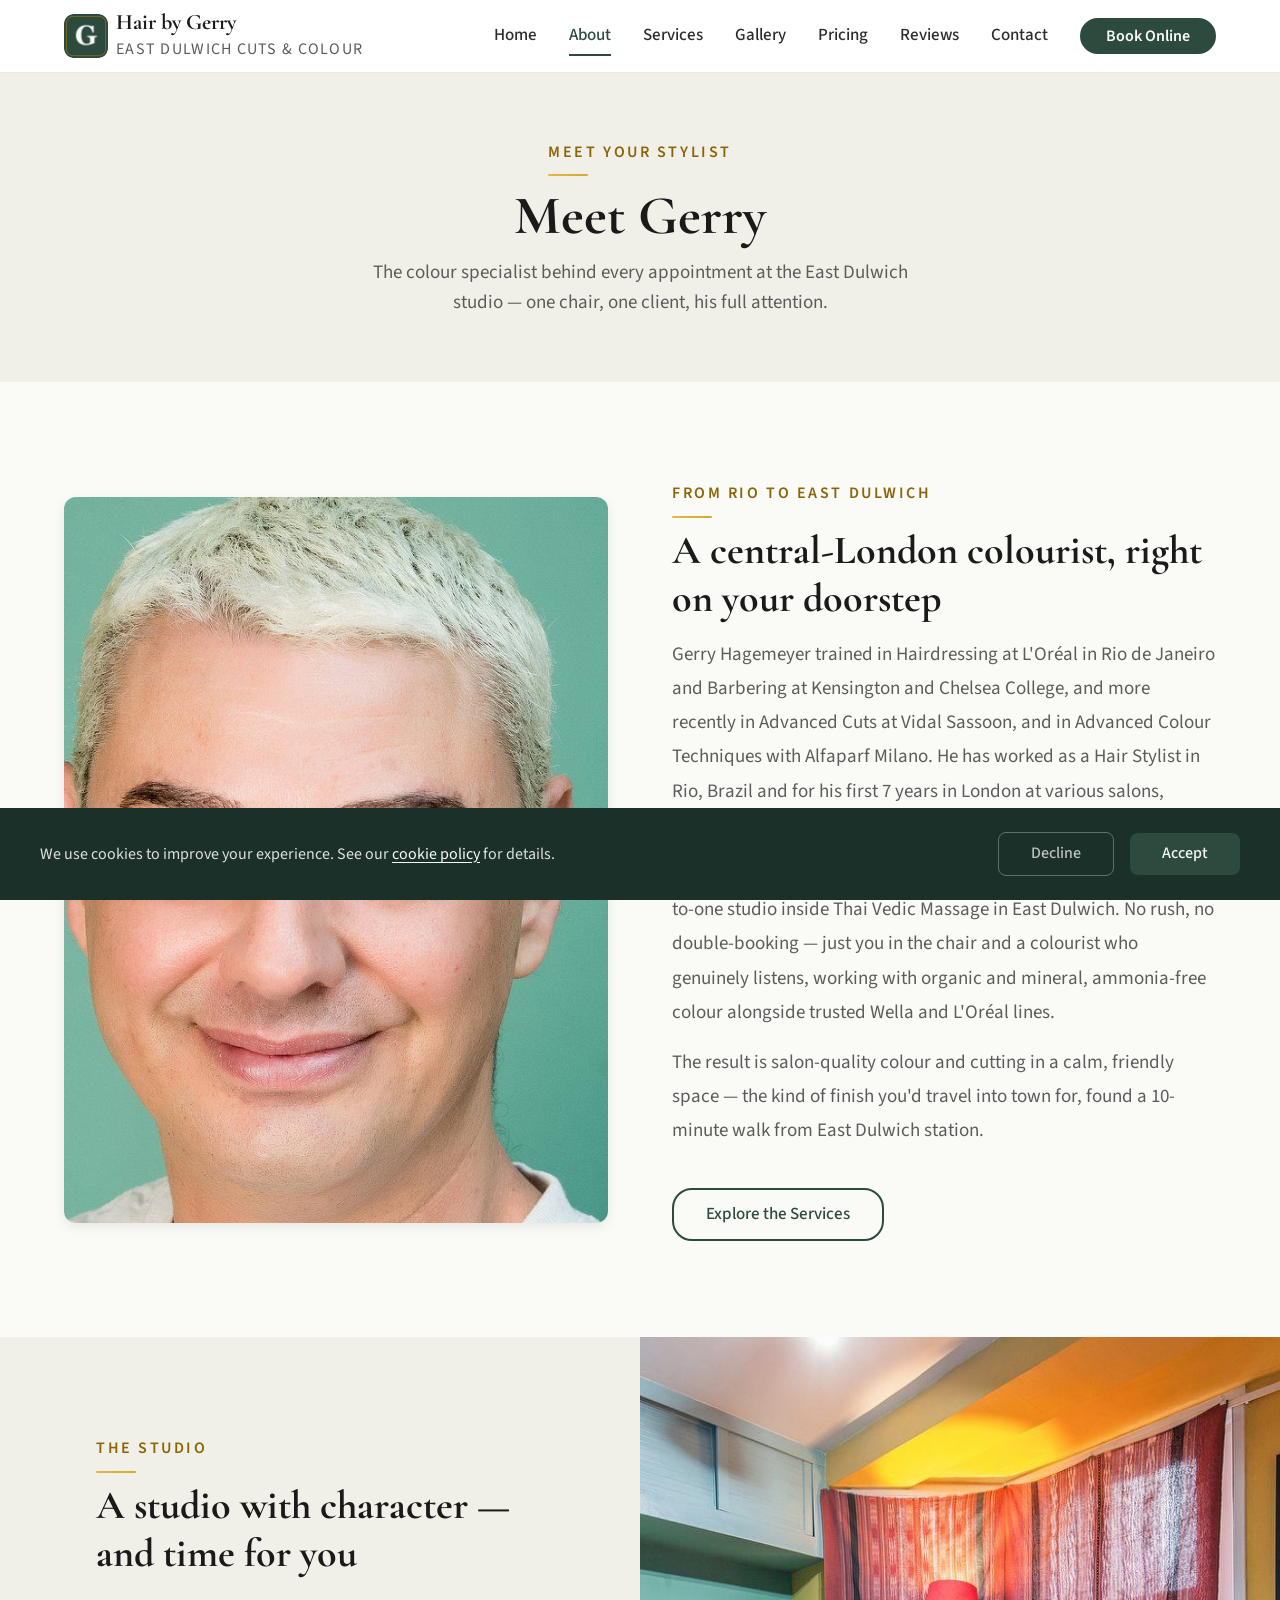
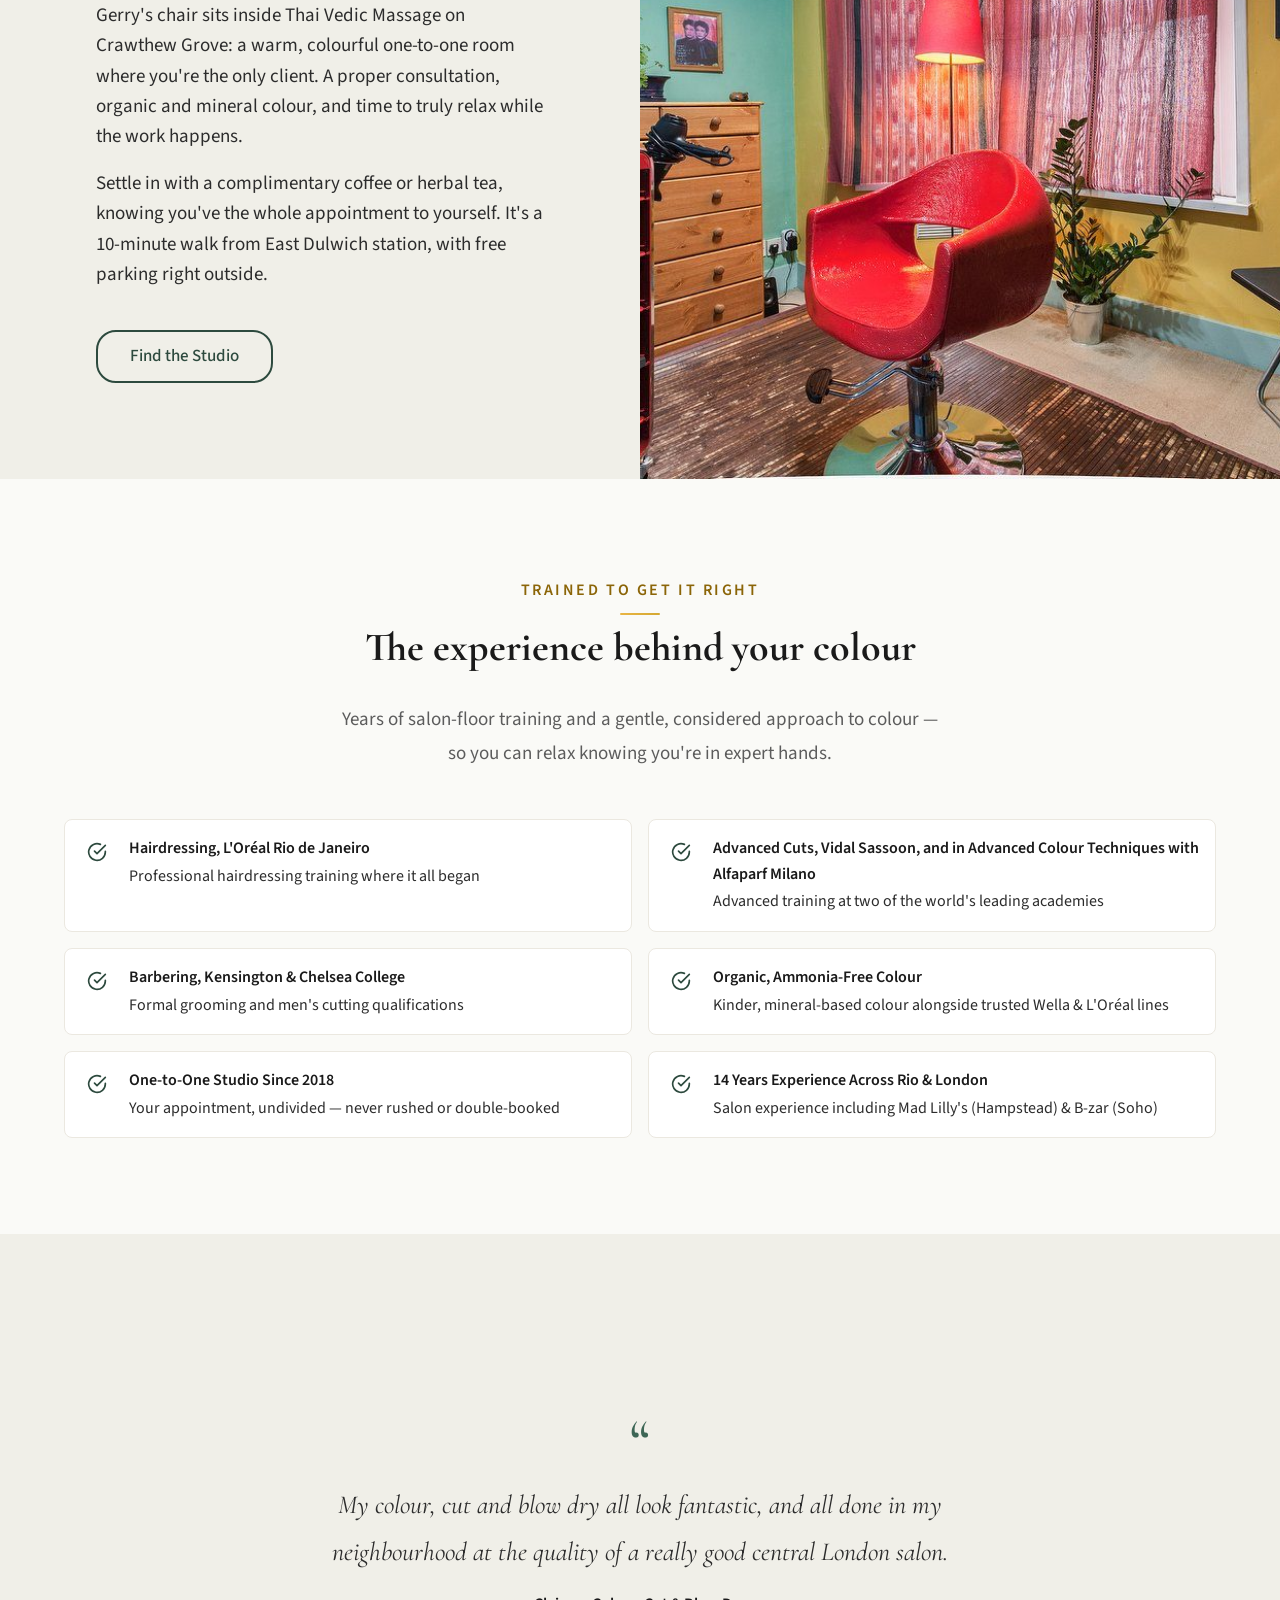
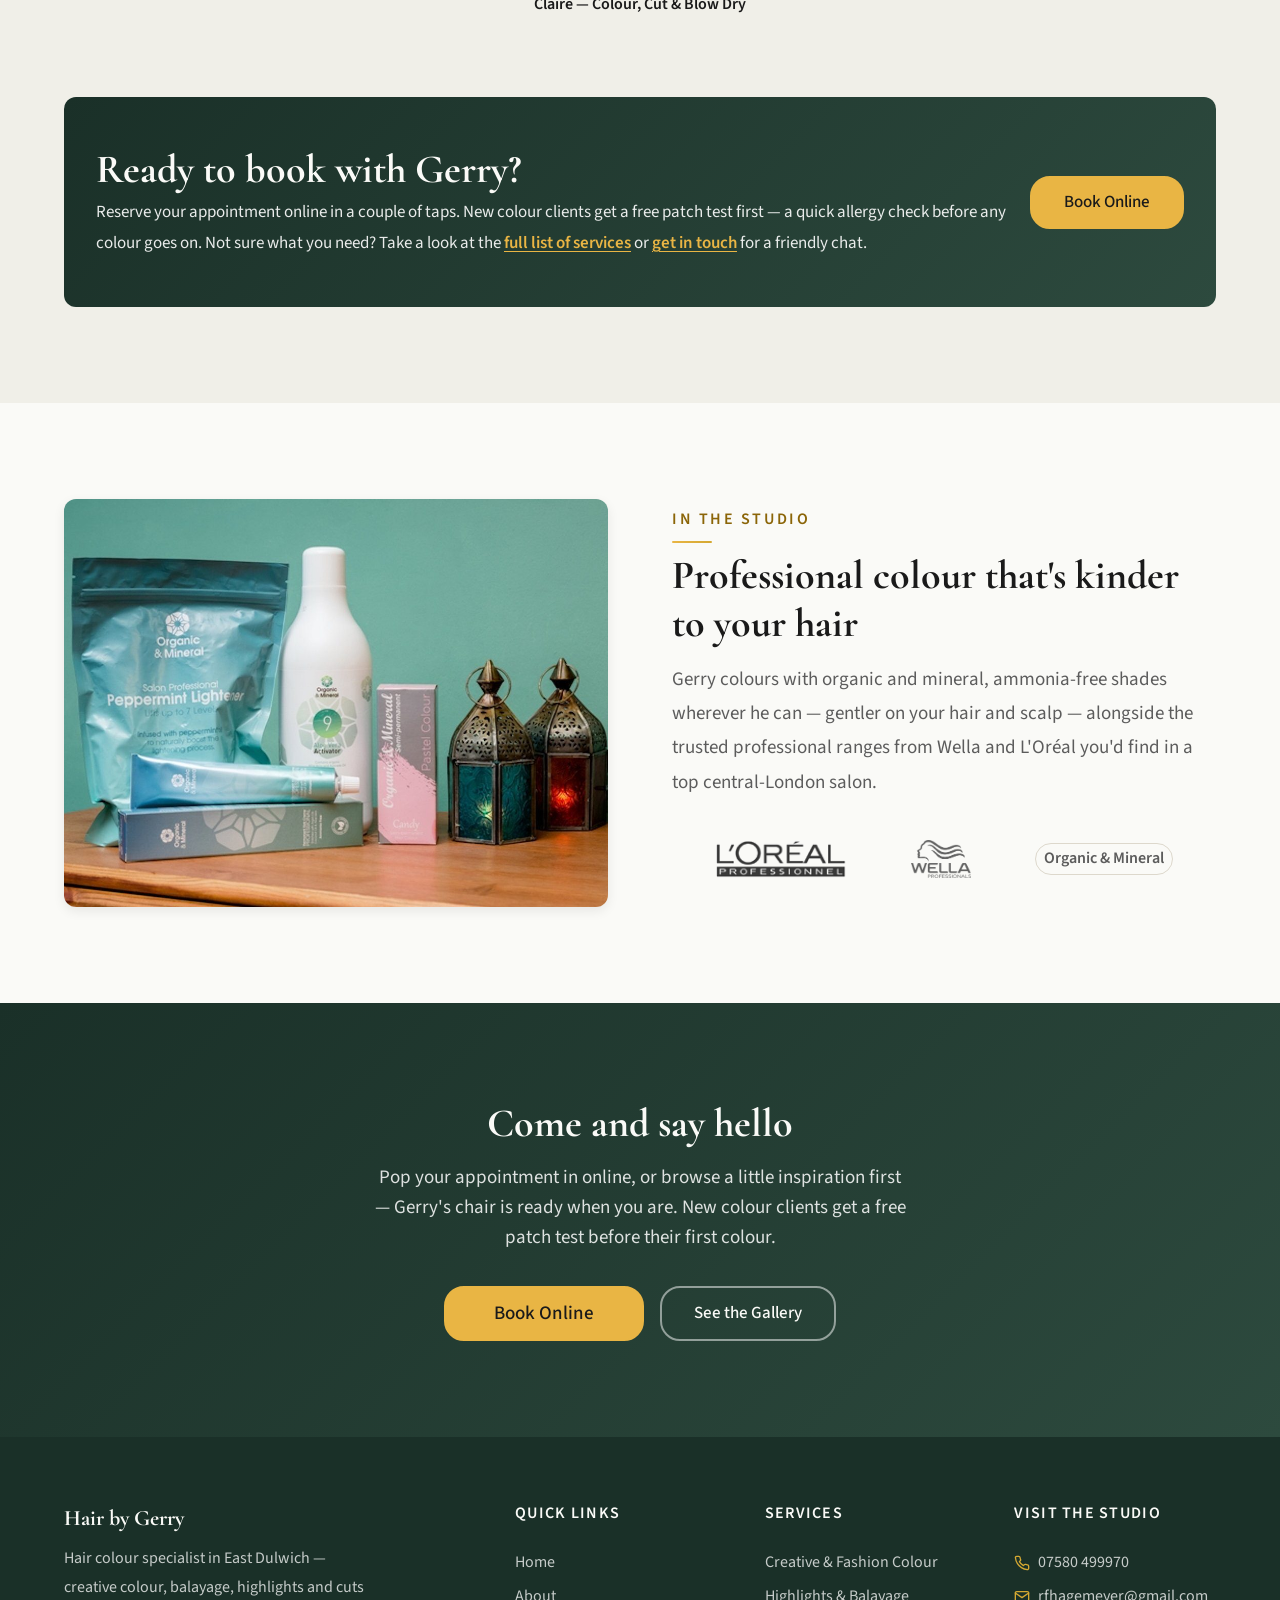
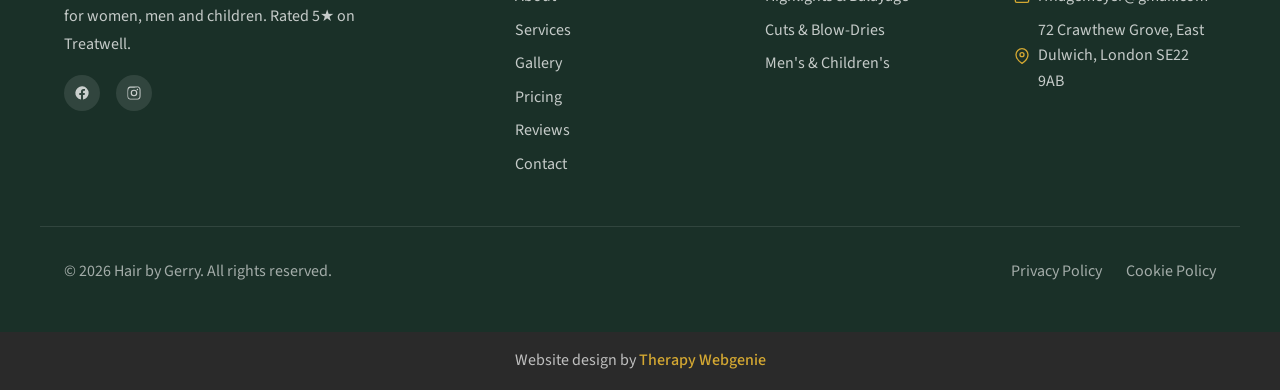
<file: about.html>
<!DOCTYPE html>
<html lang="en">
<head>
  <meta charset="UTF-8">
  <meta name="viewport" content="width=device-width, initial-scale=1.0">
  <meta name="description" content="Meet Gerry — an East Dulwich colour specialist trained at L'Oréal in Rio and Vidal Sassoon, and in Advanced Colour Techniques with Alfaparf Milano, working one-to-one from his own studio. Rated 5★ on Treatwell.">
  <meta name="author" content="Hair by Gerry">
  <meta name="robots" content="max-image-preview:large">
  <title>About Gerry — Hair Colourist in East Dulwich</title>

  <link rel="canonical" href="https://www.hairbygerry.co.uk/about.html">

  <meta property="og:type" content="website">
  <meta property="og:url" content="https://www.hairbygerry.co.uk/about.html">
  <meta property="og:title" content="About Gerry — Hair Colour Specialist in East Dulwich">
  <meta property="og:description" content="Meet Gerry — trained at L'Oréal in Rio and Vidal Sassoon, and in Advanced Colour Techniques with Alfaparf Milano, working one-to-one from his own East Dulwich studio. Rated 5★ on Treatwell.">
  <meta property="og:image" content="https://www.hairbygerry.co.uk/images/gerry-portrait-square.jpg">

  <meta name="twitter:card" content="summary_large_image">
  <meta name="twitter:title" content="About Gerry — Hair Colour Specialist in East Dulwich">
  <meta name="twitter:description" content="Meet Gerry — trained at L'Oréal in Rio and Vidal Sassoon, and in Advanced Colour Techniques with Alfaparf Milano, working one-to-one from his own East Dulwich studio. Rated 5★ on Treatwell.">
  <meta name="twitter:image" content="https://www.hairbygerry.co.uk/images/gerry-portrait-square.jpg">

  <link rel="icon" href="images/favicon.png" type="image/png" sizes="96x96">
  <link rel="apple-touch-icon" href="images/apple-touch-icon.png">

  <link rel="preconnect" href="https://fonts.googleapis.com">
  <link rel="preconnect" href="https://fonts.gstatic.com" crossorigin>

  <link rel="stylesheet" href="css/base.css?v=1725">
  <link rel="stylesheet" href="css/components.css?v=1725">
  <link rel="stylesheet" href="css/theme.css?v=1725">
  <!-- PROFILE:schema -->
  <script type="application/ld+json">
  {
    "@context": "https://schema.org",
    "@type": "HairSalon",
    "name": "Hair by Gerry",
    "description": "Hair colour specialist in East Dulwich, London — creative colour, balayage, highlights and cuts for women, men and children.",
    "url": "https://www.hairbygerry.co.uk",
    "telephone": "07580 499970",
    "email": "rfhagemeyer@gmail.com",
    "address": {
      "@type": "PostalAddress",
      "streetAddress": "72 Crawthew Grove",
      "addressLocality": "East Dulwich, London",
      "postalCode": "SE22 9AB",
      "addressCountry": "GB"
    },
    "openingHours": [
      "Mo-Fr 11:00-20:00",
      "Sa 10:00-19:00",
      "Su 11:00-18:00"
    ],
    "image": "https://www.hairbygerry.co.uk/images/Hair-1.jpg",
    "priceRange": "££"
  }
  </script>
  <!-- /PROFILE:schema -->
<script type="application/ld+json" data-te-schema="1">
{
    "@context": "https://schema.org",
    "@graph": [
        {
            "@type": "BreadcrumbList",
            "@id": "https://www.hairbygerry.co.uk/about.html#breadcrumb",
            "itemListElement": [
                {
                    "@type": "ListItem",
                    "position": 1,
                    "name": "Home",
                    "item": "https://www.hairbygerry.co.uk/"
                },
                {
                    "@type": "ListItem",
                    "position": 2,
                    "name": "About",
                    "item": "https://www.hairbygerry.co.uk/about.html"
                }
            ]
        }
    ]
}
</script>
  <script type="application/ld+json">
  {
    "@context": "https://schema.org",
    "@type": "WebPage",
    "url": "https://www.hairbygerry.co.uk/about.html",
    "primaryImageOfPage": { "@type": "ImageObject", "url": "https://www.hairbygerry.co.uk/images/gerry-portrait-square.jpg" },
    "mainEntity": {
      "@type": "Person",
      "name": "Gerry Hagemeyer",
      "jobTitle": "Hair Colour Specialist",
      "image": "https://www.hairbygerry.co.uk/images/gerry-portrait-square.jpg",
      "worksFor": { "@type": "HairSalon", "name": "Hair by Gerry" }
    }
  }
  </script>
<!-- BEACON -->
<script>(function(){try{var u="https:\/\/editmy.site\/api\/hit\/12";var d=JSON.stringify({p:location.pathname,r:document.referrer});if(navigator.sendBeacon){navigator.sendBeacon(u,d);}else{fetch(u,{method:"POST",keepalive:true,body:d});}}catch(e){}})();</script>
<!-- /BEACON -->
</head>
<body>

  <a href="#main" class="skip-link">Skip to main content</a>

  <!-- SECTION: nav -->
  <nav class="nav" role="navigation" aria-label="Main navigation">
    <div class="container nav__inner">
      <a href="./" class="nav__brand nav__brand--inline">
        <!-- PROFILE:logo --><img src="images/logo-mark.png" class="nav__logo" alt="Hair by Gerry logo"><!-- /PROFILE:logo -->
        <div class="nav__brand-text">
          <span class="nav__name"><!-- PROFILE:site_title -->Hair by Gerry<!-- /PROFILE:site_title --></span>
          <span class="nav__title"><!-- PROFILE:site_slogan -->East Dulwich Cuts & Colour<!-- /PROFILE:site_slogan --></span>
        </div>
      </a>
      <div class="nav__links">
        <a href="./" class="nav__link">Home</a>
        <a href="about.html" class="nav__link nav__link--active">About</a>
        <a href="services.html" class="nav__link">Services</a>
        <a href="gallery.html" class="nav__link">Gallery</a>
        <a href="pricing.html" class="nav__link">Pricing</a>
        <a href="reviews.html" class="nav__link">Reviews</a>
        <a href="contact.html" class="nav__link">Contact</a>
        <a href="https://hairbygerry.mytreatwell.co.uk/" onclick="if(window.wahanda){wahanda.openOnlineBookingWidget('https://widget.treatwell.co.uk/place/380106/menu/');return false;}" class="btn btn--primary nav__cta" target="_blank" rel="noopener">Book Online</a>
      </div>
      <button class="nav__toggle" aria-label="Toggle menu" aria-expanded="false" aria-controls="mobile-menu">
        <span class="nav__toggle-bar"></span>
        <span class="nav__toggle-bar"></span>
        <span class="nav__toggle-bar"></span>
      </button>
    </div>
    <div class="nav__mobile" id="mobile-menu" role="menu">
      <a href="./" class="nav__link" role="menuitem">Home</a>
      <a href="about.html" class="nav__link nav__link--active" role="menuitem">About</a>
      <a href="services.html" class="nav__link" role="menuitem">Services</a>
      <a href="gallery.html" class="nav__link" role="menuitem">Gallery</a>
      <a href="pricing.html" class="nav__link" role="menuitem">Pricing</a>
        <a href="reviews.html" class="nav__link" role="menuitem">Reviews</a>
      <a href="contact.html" class="nav__link" role="menuitem">Contact</a>
      <a href="https://hairbygerry.mytreatwell.co.uk/" onclick="if(window.wahanda){wahanda.openOnlineBookingWidget('https://widget.treatwell.co.uk/place/380106/menu/');return false;}" class="btn btn--primary" role="menuitem" target="_blank" rel="noopener">Book Online</a>
    </div>
  </nav>
  <!-- /SECTION: nav -->

  <!-- Compact scroll header -->
  <div class="nav-scroll" aria-hidden="true">
    <div class="container nav-scroll__inner">
      <div class="nav-scroll__brand">
        <span class="nav-scroll__name"><!-- PROFILE:site_title -->Hair by Gerry<!-- /PROFILE:site_title --></span>
        <span class="nav-scroll__title"><!-- PROFILE:site_slogan -->East Dulwich Cuts & Colour<!-- /PROFILE:site_slogan --></span>
      </div>
      <div class="nav-scroll__right">
        <a href="tel:07580499970" class="nav-scroll__phone">
          <svg xmlns="http://www.w3.org/2000/svg" viewBox="0 0 24 24" fill="none" stroke="currentColor" stroke-width="2" stroke-linecap="round" stroke-linejoin="round"><path d="M22 16.92v3a2 2 0 0 1-2.18 2 19.79 19.79 0 0 1-8.63-3.07 19.5 19.5 0 0 1-6-6 19.79 19.79 0 0 1-3.07-8.67A2 2 0 0 1 4.11 2h3a2 2 0 0 1 2 1.72c.127.96.361 1.903.7 2.81a2 2 0 0 1-.45 2.11L8.09 9.91a16 16 0 0 0 6 6l1.27-1.27a2 2 0 0 1 2.11-.45c.907.339 1.85.573 2.81.7A2 2 0 0 1 22 16.92z"></path></svg>
          07580 499970
        </a>
        <a href="https://hairbygerry.mytreatwell.co.uk/" onclick="if(window.wahanda){wahanda.openOnlineBookingWidget('https://widget.treatwell.co.uk/place/380106/menu/');return false;}" class="btn btn--primary" target="_blank" rel="noopener" style="padding: 8px 18px;">Book Online</a>
        <button class="nav-scroll__toggle" aria-label="Toggle menu">
          <span class="nav-scroll__toggle-bar"></span>
          <span class="nav-scroll__toggle-bar"></span>
          <span class="nav-scroll__toggle-bar"></span>
        </button>
      </div>
    </div>
  </div>

  <main id="main">

    <!-- SECTION: page-header -->
    <section class="page-header">
      <div class="container">
        <span class="section-label">Meet Your Stylist</span>
        <h1>Meet Gerry</h1>
        <p>The colour specialist behind every appointment at the East Dulwich studio — one chair, one client, his full attention.</p>
      </div>
    </section>
    <!-- /SECTION: page-header -->

    <!-- SECTION: gerry-story -->
    <section class="section reveal">
      <div class="container">
        <div class="split">
          <img loading="lazy" src="images/gerry-portrait.jpg" alt="Gerry Hagemeyer, hair colour specialist and founder of Hair by Gerry in East Dulwich" class="split__image split__image--portrait" width="600" height="800">
          <div class="split__text">
            <span class="section-label">From Rio to East Dulwich</span>
            <h2>A central-London colourist, right on your doorstep</h2>
            <p>Gerry Hagemeyer trained in Hairdressing at L'Oréal in Rio de Janeiro and Barbering at Kensington and Chelsea College, and more recently in Advanced Cuts at Vidal Sassoon, and in Advanced Colour Techniques with Alfaparf Milano. He has worked as a Hair Stylist in Rio, Brazil and for his first 7 years in London at various salons, including Mad Lilly's in Hampstead and B-zar in Soho.</p>
            <p>In 2018 he brought all of that experience home, opening his own one-to-one studio inside Thai Vedic Massage in East Dulwich. No rush, no double-booking — just you in the chair and a colourist who genuinely listens, working with organic and mineral, ammonia-free colour alongside trusted Wella and L'Oréal lines.</p>
            <p>The result is salon-quality colour and cutting in a calm, friendly space — the kind of finish you'd travel into town for, found a 10-minute walk from East Dulwich station.</p>
            <a href="services.html" class="btn btn--secondary">Explore the Services</a>
          </div>
        </div>
      </div>
    </section>
    <!-- /SECTION: gerry-story -->

    <!-- SECTION: studio -->
    <section class="section section--alt reveal">
      <div class="split split--bleed">
        <div class="split__content">
          <span class="section-label">The Studio</span>
          <h2>A studio with character — and time for you</h2>
          <p>Gerry's chair sits inside Thai Vedic Massage on Crawthew Grove: a warm, colourful one-to-one room where you're the only client. A proper consultation, organic and mineral colour, and time to truly relax while the work happens.</p>
          <p>Settle in with a complimentary coffee or herbal tea, knowing you've the whole appointment to yourself. It's a 10-minute walk from East Dulwich station, with free parking right outside.</p>
          <a href="contact.html" class="btn btn--secondary">Find the Studio</a>
        </div>
        <img loading="lazy" src="images/studio-room.jpg" alt="Hair by Gerry's studio in East Dulwich — teal and yellow walls, vintage film posters and a red styling chair" class="split__image">
      </div>
    </section>
    <!-- /SECTION: studio -->

    <!-- SECTION: training-approach -->
    <section class="section reveal">
      <div class="container">
        <div class="text-center">
          <span class="section-label">Trained to Get It Right</span>
          <h2>The experience behind your colour</h2>
          <p class="section-subtitle">Years of salon-floor training and a gentle, considered approach to colour — so you can relax knowing you're in expert hands.</p>
        </div>
        <div class="quals-list">
          <div class="quals-list__item">
            <div class="quals-list__icon">
              <svg xmlns="http://www.w3.org/2000/svg" viewBox="0 0 24 24" fill="none" stroke="currentColor" stroke-width="2" stroke-linecap="round" stroke-linejoin="round"><path d="M22 11.08V12a10 10 0 1 1-5.93-9.14"></path><polyline points="22 4 12 14.01 9 11.01"></polyline></svg>
            </div>
            <div class="quals-list__text">
              <strong>Hairdressing, L'Oréal Rio de Janeiro</strong>
              Professional hairdressing training where it all began
            </div>
          </div>
          <div class="quals-list__item">
            <div class="quals-list__icon">
              <svg xmlns="http://www.w3.org/2000/svg" viewBox="0 0 24 24" fill="none" stroke="currentColor" stroke-width="2" stroke-linecap="round" stroke-linejoin="round"><path d="M22 11.08V12a10 10 0 1 1-5.93-9.14"></path><polyline points="22 4 12 14.01 9 11.01"></polyline></svg>
            </div>
            <div class="quals-list__text">
              <strong>Advanced Cuts, Vidal Sassoon, and in Advanced Colour Techniques with Alfaparf Milano</strong>
              Advanced training at two of the world's leading academies
            </div>
          </div>
          <div class="quals-list__item">
            <div class="quals-list__icon">
              <svg xmlns="http://www.w3.org/2000/svg" viewBox="0 0 24 24" fill="none" stroke="currentColor" stroke-width="2" stroke-linecap="round" stroke-linejoin="round"><path d="M22 11.08V12a10 10 0 1 1-5.93-9.14"></path><polyline points="22 4 12 14.01 9 11.01"></polyline></svg>
            </div>
            <div class="quals-list__text">
              <strong>Barbering, Kensington & Chelsea College</strong>
              Formal grooming and men's cutting qualifications
            </div>
          </div>
          <div class="quals-list__item">
            <div class="quals-list__icon">
              <svg xmlns="http://www.w3.org/2000/svg" viewBox="0 0 24 24" fill="none" stroke="currentColor" stroke-width="2" stroke-linecap="round" stroke-linejoin="round"><path d="M22 11.08V12a10 10 0 1 1-5.93-9.14"></path><polyline points="22 4 12 14.01 9 11.01"></polyline></svg>
            </div>
            <div class="quals-list__text">
              <strong>Organic, Ammonia-Free Colour</strong>
              Kinder, mineral-based colour alongside trusted Wella & L'Oréal lines
            </div>
          </div>
          <div class="quals-list__item">
            <div class="quals-list__icon">
              <svg xmlns="http://www.w3.org/2000/svg" viewBox="0 0 24 24" fill="none" stroke="currentColor" stroke-width="2" stroke-linecap="round" stroke-linejoin="round"><path d="M22 11.08V12a10 10 0 1 1-5.93-9.14"></path><polyline points="22 4 12 14.01 9 11.01"></polyline></svg>
            </div>
            <div class="quals-list__text">
              <strong>One-to-One Studio Since 2018</strong>
              Your appointment, undivided — never rushed or double-booked
            </div>
          </div>
          <div class="quals-list__item">
            <div class="quals-list__icon">
              <svg xmlns="http://www.w3.org/2000/svg" viewBox="0 0 24 24" fill="none" stroke="currentColor" stroke-width="2" stroke-linecap="round" stroke-linejoin="round"><path d="M22 11.08V12a10 10 0 1 1-5.93-9.14"></path><polyline points="22 4 12 14.01 9 11.01"></polyline></svg>
            </div>
            <div class="quals-list__text">
              <strong>14 Years Experience Across Rio & London</strong>
              Salon experience including Mad Lilly's (Hampstead) & B-zar (Soho)
            </div>
          </div>
        </div>
      </div>
    </section>
    <!-- /SECTION: training-approach -->

    <!-- SECTION: book-with-gerry -->
    <section class="section section--alt reveal">
      <div class="container">
        <blockquote class="blockquote blockquote--pull">
          <p class="blockquote__text">My colour, cut and blow dry all look fantastic, and all done in my neighbourhood at the quality of a really good central London salon.</p>
          <cite class="blockquote__cite">Claire — Colour, Cut & Blow Dry</cite>
        </blockquote>
        <div class="cta-inline cta-inline--dark">
          <div>
            <h2>Ready to book with Gerry?</h2>
            <p>Reserve your appointment online in a couple of taps. New colour clients get a free patch test first — a quick allergy check before any colour goes on. Not sure what you need? Take a look at the <a href="services.html">full list of services</a> or <a href="contact.html">get in touch</a> for a friendly chat.</p>
          </div>
          <a href="https://hairbygerry.mytreatwell.co.uk/" onclick="if(window.wahanda){wahanda.openOnlineBookingWidget('https://widget.treatwell.co.uk/place/380106/menu/');return false;}" class="btn btn--primary" target="_blank" rel="noopener">Book Online</a>
        </div>
      </div>
    </section>
    <!-- /SECTION: book-with-gerry -->

    <!-- SECTION: products -->
    <section class="section reveal">
      <div class="container">
        <div class="split">
          <img loading="lazy" src="images/organic-colour.jpg" alt="Organic and mineral, ammonia-free hair colour products used at Hair by Gerry" class="split__image split__image--landscape" width="800" height="600">
          <div class="split__text">
            <span class="section-label">In the Studio</span>
            <h2>Professional colour that's kinder to your hair</h2>
            <p>Gerry colours with organic and mineral, ammonia-free shades wherever he can — gentler on your hair and scalp — alongside the trusted professional ranges from Wella and L'Oréal you'd find in a top central-London salon.</p>
            <div class="trust-bar">
              <div class="trust-bar__logos">
                <img class="trust-bar__logo" loading="lazy" src="images/loreal-professionnel.png" alt="L'Oréal Professionnel">
                <img class="trust-bar__logo" loading="lazy" src="images/wella-professionals.png" alt="Wella Professionals">
                <span class="badge badge--outline">Organic & Mineral</span>
              </div>
            </div>
          </div>
        </div>
      </div>
    </section>
    <!-- /SECTION: products -->

    <!-- SECTION: cta -->
    <section class="section cta-banner reveal">
      <div class="container text-center">
        <h2>Come and say hello</h2>
        <p>Pop your appointment in online, or browse a little inspiration first — Gerry's chair is ready when you are. New colour clients get a free patch test before their first colour.</p>
        <div class="cta-banner__buttons">
          <a href="https://hairbygerry.mytreatwell.co.uk/" onclick="if(window.wahanda){wahanda.openOnlineBookingWidget('https://widget.treatwell.co.uk/place/380106/menu/');return false;}" class="btn btn--accent" target="_blank" rel="noopener">Book Online</a>
          <a href="gallery.html" class="btn btn--secondary">See the Gallery</a>
        </div>
      </div>
    </section>
    <!-- /SECTION: cta -->

  </main>

  <!-- SECTION: footer -->
  <footer class="footer">
    <div class="container footer__inner">
      <div class="footer__brand">
        <p class="footer__brand-name">Hair by Gerry</p>
        <p class="footer__brand-text">Hair colour specialist in East Dulwich — creative colour, balayage, highlights and cuts for women, men and children. Rated 5★ on Treatwell.</p>
        <div class="footer__social">
          <a href="https://www.facebook.com/HairByGerry/" aria-label="Hair by Gerry on Facebook" target="_blank" rel="noopener">
            <!-- PROFILE:social_facebook --><svg xmlns="http://www.w3.org/2000/svg" viewBox="0 0 24 24" fill="currentColor"><path d="M22 12a10 10 0 1 0-11.56 9.88v-6.99H7.9V12h2.54V9.8c0-2.5 1.49-3.89 3.78-3.89 1.09 0 2.24.2 2.24.2v2.46h-1.26c-1.24 0-1.63.77-1.63 1.56V12h2.78l-.44 2.89h-2.34v6.99A10 10 0 0 0 22 12z"/></svg><!-- /PROFILE:social_facebook -->
          </a>
          <a href="https://www.instagram.com/hairbygerry/" aria-label="Hair by Gerry on Instagram" target="_blank" rel="noopener">
            <!-- PROFILE:social_instagram --><svg xmlns="http://www.w3.org/2000/svg" viewBox="0 0 24 24" fill="currentColor"><path d="M12 2.2c3.2 0 3.58.01 4.85.07 1.17.05 1.8.25 2.23.41.56.22.96.48 1.38.9.42.42.68.82.9 1.38.16.43.36 1.06.41 2.23.06 1.27.07 1.65.07 4.85s-.01 3.58-.07 4.85c-.05 1.17-.25 1.8-.41 2.23-.22.56-.48.96-.9 1.38-.42.42-.82.68-1.38.9-.43.16-1.06.36-2.23.41-1.27.06-1.65.07-4.85.07s-3.58-.01-4.85-.07c-1.17-.05-1.8-.25-2.23-.41a3.7 3.7 0 0 1-1.38-.9 3.7 3.7 0 0 1-.9-1.38c-.16-.43-.36-1.06-.41-2.23C2.21 15.58 2.2 15.2 2.2 12s.01-3.58.07-4.85c.05-1.17.25-1.8.41-2.23.22-.56.48-.96.9-1.38.42-.42.82-.68 1.38-.9.43-.16 1.06-.36 2.23-.41C8.42 2.21 8.8 2.2 12 2.2zm0 1.8c-3.15 0-3.5.01-4.74.07-.9.04-1.39.19-1.71.32-.43.17-.74.37-1.06.69-.32.32-.52.63-.69 1.06-.13.32-.28.81-.32 1.71C3.21 8.5 3.2 8.85 3.2 12s.01 3.5.07 4.74c.04.9.19 1.39.32 1.71.17.43.37.74.69 1.06.32.32.63.52 1.06.69.32.13.81.28 1.71.32 1.24.06 1.59.07 4.74.07s3.5-.01 4.74-.07c.9-.04 1.39-.19 1.71-.32.43-.17.74-.37 1.06-.69.32-.32.52-.63.69-1.06.13-.32.28-.81.32-1.71.06-1.24.07-1.59.07-4.74s-.01-3.5-.07-4.74c-.04-.9-.19-1.39-.32-1.71a2.85 2.85 0 0 0-.69-1.06 2.85 2.85 0 0 0-1.06-.69c-.32-.13-.81-.28-1.71-.32C15.5 4.01 15.15 4 12 4zm0 3.06A4.94 4.94 0 1 0 12 16.94 4.94 4.94 0 0 0 12 7.06zm0 8.14A3.2 3.2 0 1 1 12 8.8a3.2 3.2 0 0 1 0 6.4zm6.3-8.34a1.15 1.15 0 1 1-2.3 0 1.15 1.15 0 0 1 2.3 0z"/></svg><!-- /PROFILE:social_instagram -->
          </a>
        </div>
      </div>
      <div class="footer__col">
        <p class="footer__heading">Quick Links</p>
        <div class="footer__links">
          <a href="./" class="footer__link">Home</a>
          <a href="about.html" class="footer__link">About</a>
          <a href="services.html" class="footer__link">Services</a>
          <a href="gallery.html" class="footer__link">Gallery</a>
          <a href="pricing.html" class="footer__link">Pricing</a>
          <a href="reviews.html" class="footer__link">Reviews</a>
          <a href="contact.html" class="footer__link">Contact</a>
        </div>
      </div>
      <div class="footer__col">
        <p class="footer__heading">Services</p>
        <div class="footer__links">
          <a href="services.html#service-creative-colour" class="footer__link">Creative & Fashion Colour</a>
          <a href="services.html#service-highlights-balayage" class="footer__link">Highlights & Balayage</a>
          <a href="services.html#service-cuts-styling" class="footer__link">Cuts & Blow-Dries</a>
          <a href="services.html#service-mens-childrens" class="footer__link">Men's & Children's</a>
        </div>
      </div>
      <div class="footer__col">
        <p class="footer__heading">Visit the Studio</p>
        <div class="footer__contact-item">
          <svg xmlns="http://www.w3.org/2000/svg" viewBox="0 0 24 24" fill="none" stroke="currentColor" stroke-width="2" stroke-linecap="round" stroke-linejoin="round"><path d="M22 16.92v3a2 2 0 0 1-2.18 2 19.79 19.79 0 0 1-8.63-3.07 19.5 19.5 0 0 1-6-6 19.79 19.79 0 0 1-3.07-8.67A2 2 0 0 1 4.11 2h3a2 2 0 0 1 2 1.72 12.84 12.84 0 0 0 .7 2.81 2 2 0 0 1-.45 2.11L8.09 9.91a16 16 0 0 0 6 6l1.27-1.27a2 2 0 0 1 2.11-.45 12.84 12.84 0 0 0 2.81.7A2 2 0 0 1 22 16.92z"></path></svg>
          <!-- PROFILE:phone_landline --><span><a href="tel:07580499970">07580 499970</a></span><!-- /PROFILE:phone_landline -->
        </div>
        <div class="footer__contact-item">
          <svg xmlns="http://www.w3.org/2000/svg" viewBox="0 0 24 24" fill="none" stroke="currentColor" stroke-width="2" stroke-linecap="round" stroke-linejoin="round"><path d="M4 4h16c1.1 0 2 .9 2 2v12c0 1.1-.9 2-2 2H4c-1.1 0-2-.9-2-2V6c0-1.1.9-2 2-2z"></path><polyline points="22,6 12,13 2,6"></polyline></svg>
          <!-- PROFILE:email --><a href="mailto:rfhagemeyer@gmail.com">rfhagemeyer@gmail.com</a><!-- /PROFILE:email -->
        </div>
        <div class="footer__contact-item">
          <svg xmlns="http://www.w3.org/2000/svg" viewBox="0 0 24 24" fill="none" stroke="currentColor" stroke-width="2" stroke-linecap="round" stroke-linejoin="round"><path d="M21 10c0 7-9 13-9 13s-9-6-9-13a9 9 0 0 1 18 0z"></path><circle cx="12" cy="10" r="3"></circle></svg>
          <!-- PROFILE:address --><span>72 Crawthew Grove, East Dulwich, London SE22 9AB</span><!-- /PROFILE:address -->
        </div>
      </div>
    </div>
    <div class="container footer__bottom">
      <p class="footer__copyright">© <script>document.write(new Date().getFullYear())</script> Hair by Gerry. All rights reserved.</p>
      <div class="footer__legal">
        <a href="privacy.html">Privacy Policy</a>
        <a href="cookies-policy.html">Cookie Policy</a>
      </div>
    </div>
  </footer>
  <!-- /SECTION: footer -->

  <div class="site-credit">
    <p>Website design by <a href="https://www.therapywebgenie.com/website-design/" target="_blank" rel="noopener nofollow">Therapy Webgenie</a></p>
  </div>

  <!-- Cookie Consent -->
  <div class="cookie-banner" role="dialog" aria-label="Cookie consent">
    <div class="cookie-banner__inner">
      <p class="cookie-banner__text">We use cookies to improve your experience. See our <a href="cookies-policy.html">cookie policy</a> for details.</p>
      <div class="cookie-banner__buttons">
        <button class="cookie-banner__accept">Accept</button>
        <button class="cookie-banner__decline">Decline</button>
      </div>
    </div>
  </div>

  <!-- Back to Top -->
  <button class="back-to-top" aria-label="Back to top">
    <svg xmlns="http://www.w3.org/2000/svg" viewBox="0 0 24 24" fill="none" stroke="currentColor" stroke-width="2" stroke-linecap="round" stroke-linejoin="round"><polyline points="18 15 12 9 6 15"></polyline></svg>
  </button>

  <!-- Treatwell online-booking widget — opens Gerry's booking menu in an overlay (graceful fallback to his Treatwell page if it can't load) -->
  <script src="https://widget.treatwell.co.uk/common/venue-menu/javascript/widget-button.js?v1"></script>
  <script>
    (function() {
      var link = document.createElement("link");
      link.type = "text/css";
      link.href = "https://widget.treatwell.co.uk/common/venue-menu/css/widget-button.css";
      link.rel = "stylesheet";
      link.media = "screen";
      document.getElementsByTagName("head")[0].appendChild(link);
    }());
  </script>
  <script src="js/main.js"></script>
</body>
</html>
</file>
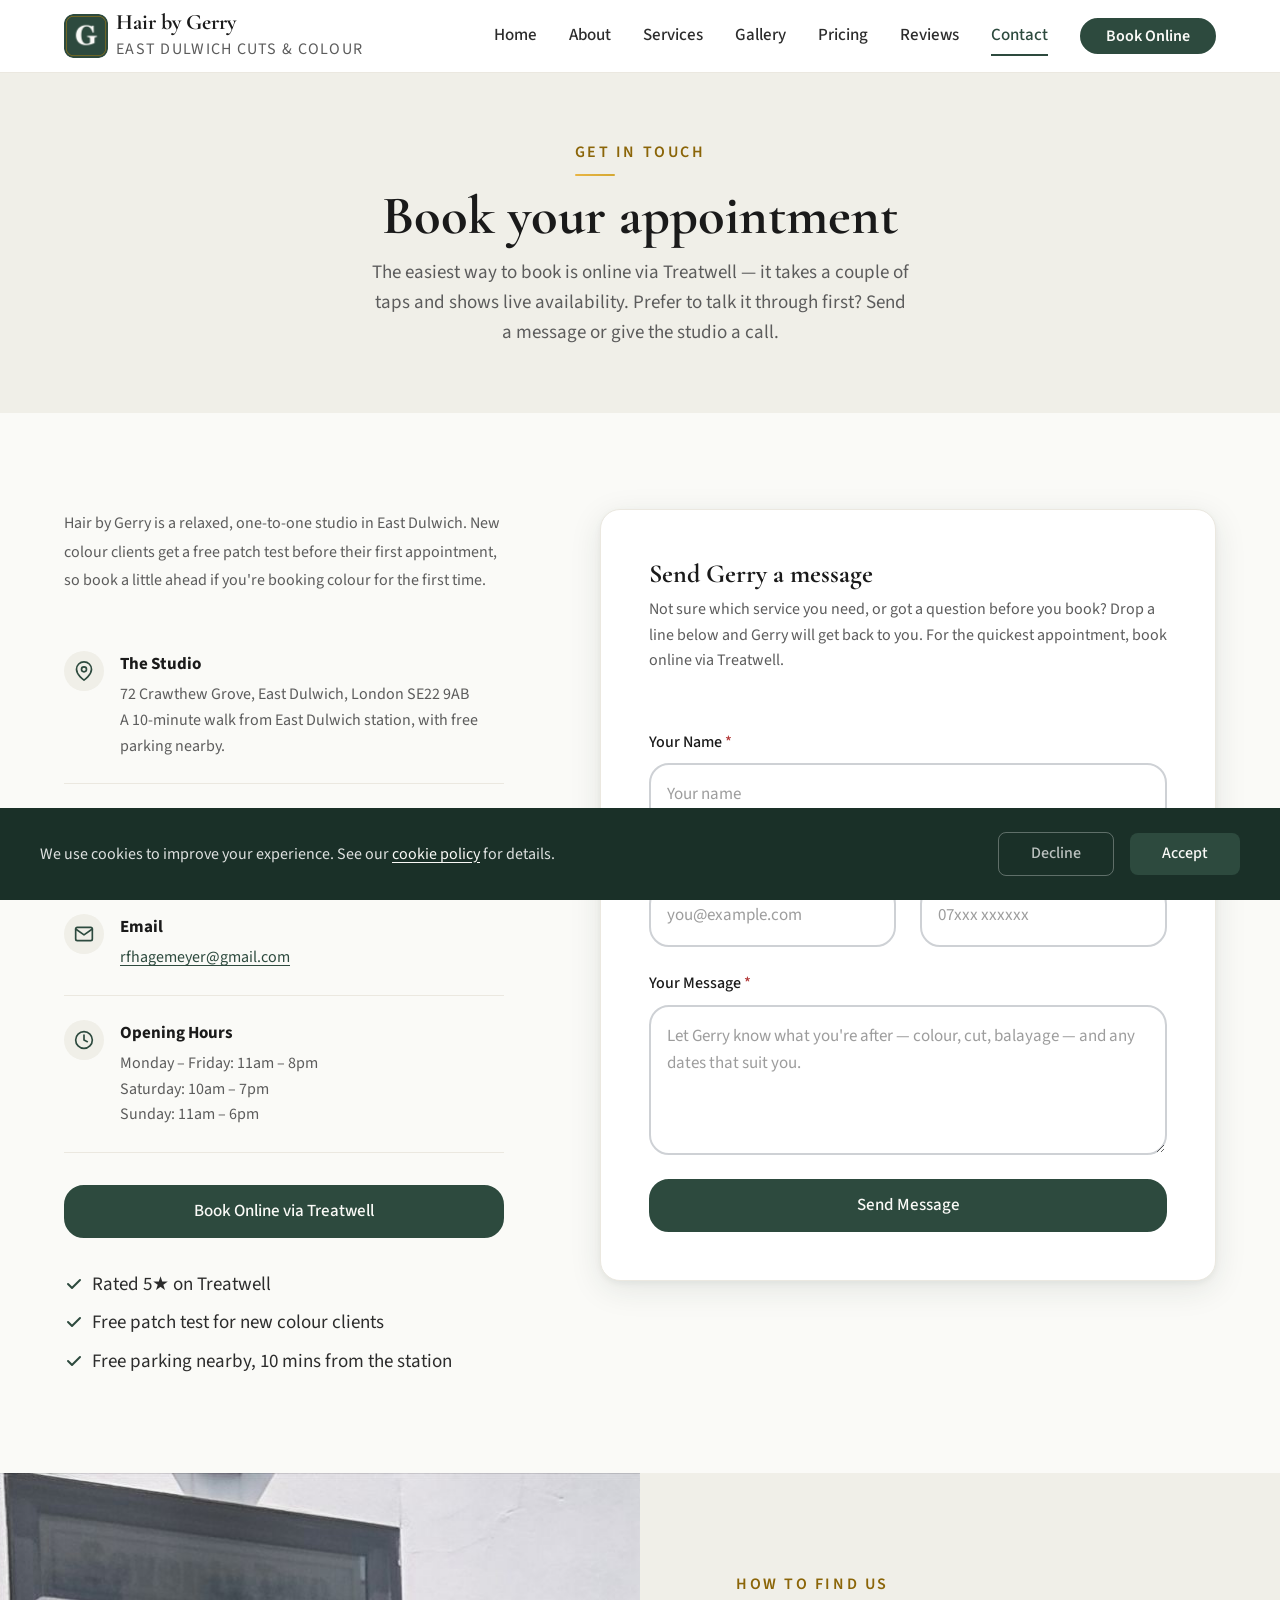
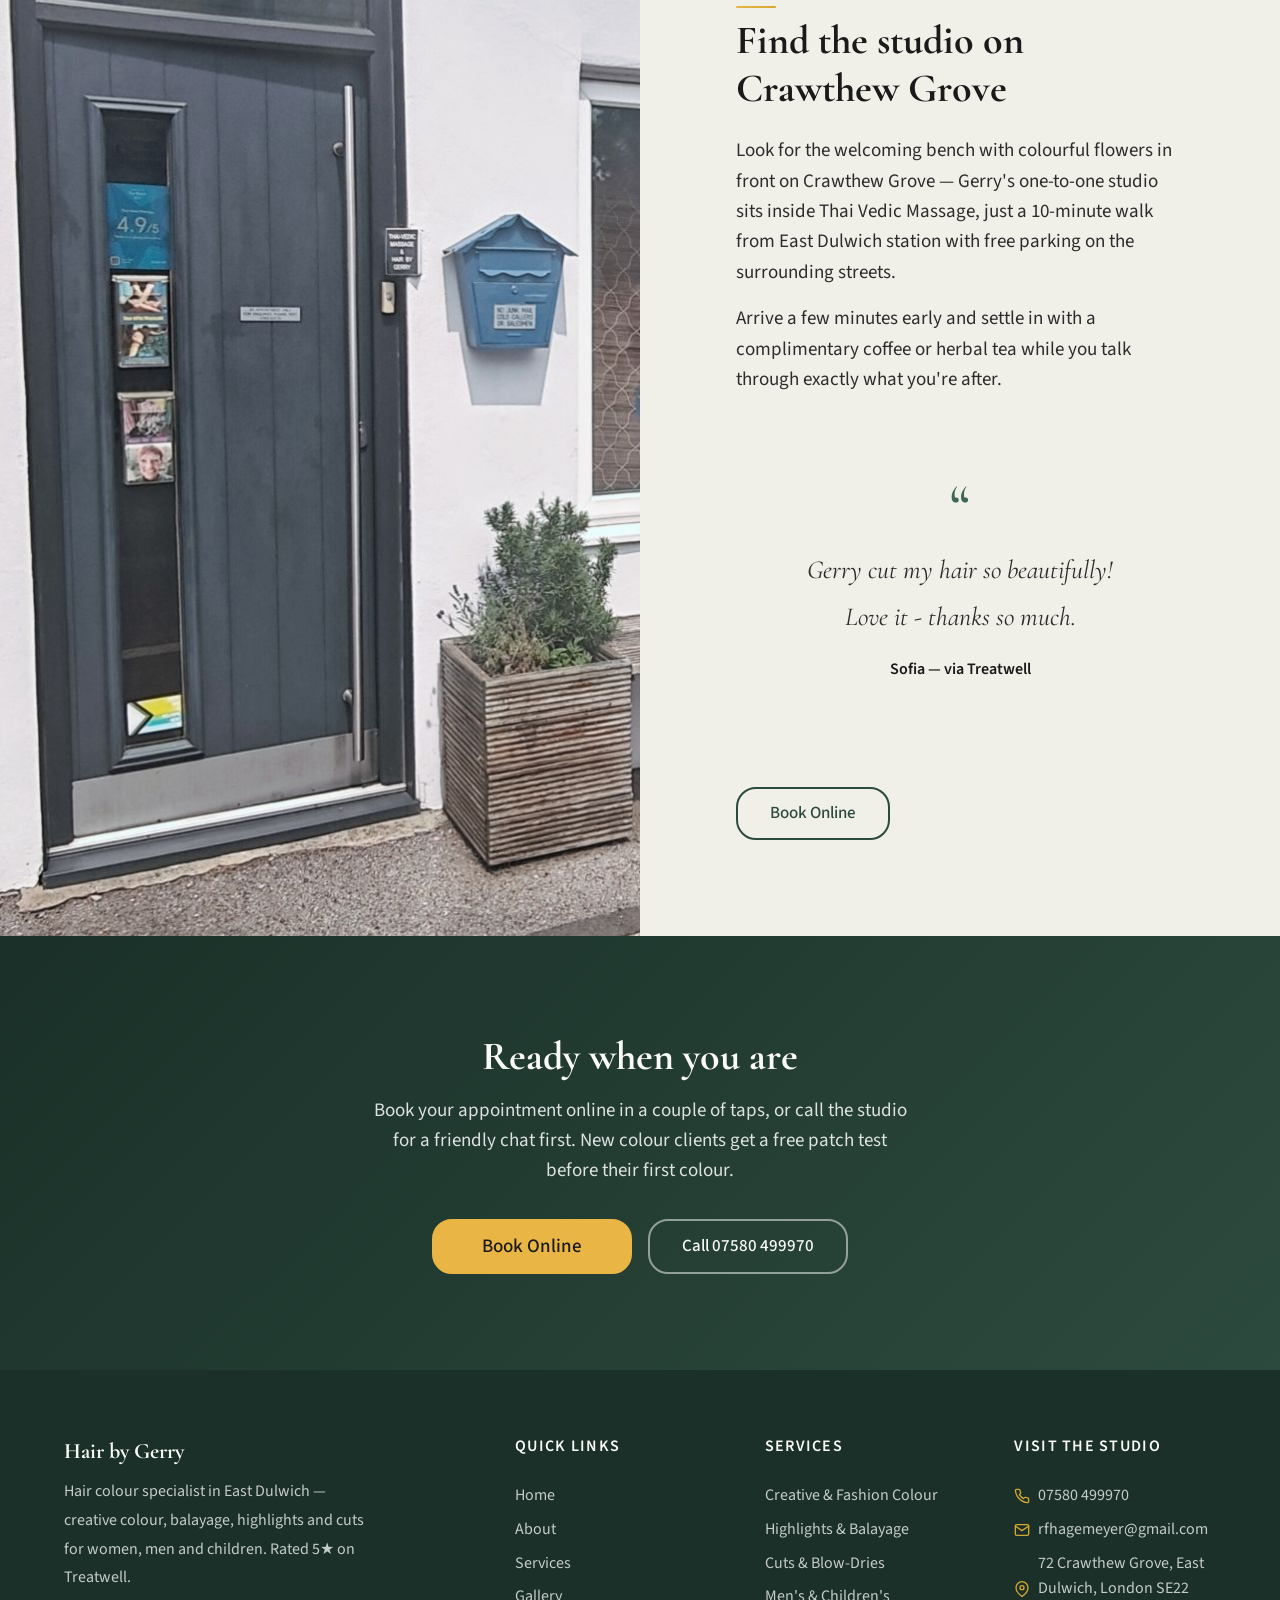
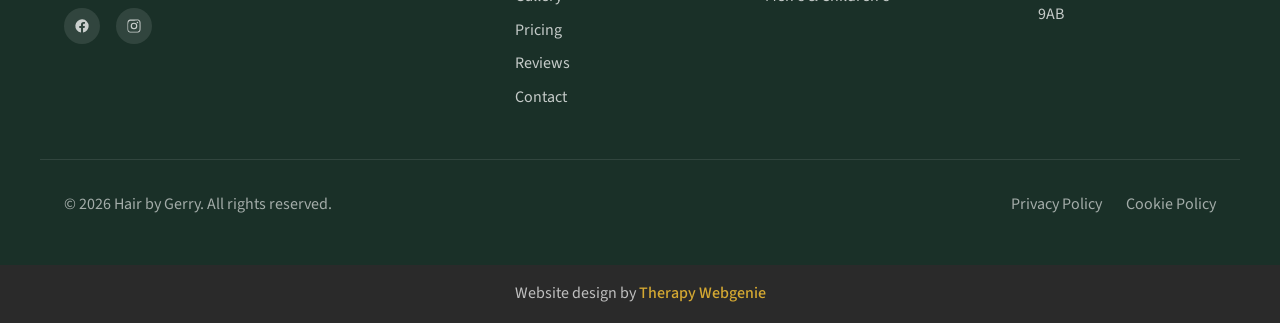
<file: contact.html>
<!DOCTYPE html>
<html lang="en">
<head>
  <meta charset="UTF-8">
  <meta name="viewport" content="width=device-width, initial-scale=1.0">
  <meta name="description" content="Book your appointment with Hair by Gerry in East Dulwich. Find us at 72 Crawthew Grove, SE22 9AB — call 07580 499970, or book online via Treatwell.">
  <meta name="author" content="Hair by Gerry">
  <meta name="robots" content="max-image-preview:large">
  <title>Contact & Find Us — East Dulwich | Hair by Gerry</title>

  <link rel="canonical" href="https://www.hairbygerry.co.uk/contact.html">

  <meta property="og:type" content="website">
  <meta property="og:url" content="https://www.hairbygerry.co.uk/contact.html">
  <meta property="og:title" content="Contact & Find Us — Hair by Gerry, East Dulwich">
  <meta property="og:description" content="Book your appointment with Hair by Gerry in East Dulwich. Find us at 72 Crawthew Grove, SE22 9AB — call, message, or book online via Treatwell.">
  <meta property="og:image" content="https://www.hairbygerry.co.uk/images/Hair-1.jpg">

  <meta name="twitter:card" content="summary_large_image">
  <meta name="twitter:title" content="Contact & Find Us — Hair by Gerry, East Dulwich">
  <meta name="twitter:description" content="Book your appointment with Hair by Gerry in East Dulwich. Find us at 72 Crawthew Grove, SE22 9AB — call, message, or book online via Treatwell.">
  <meta name="twitter:image" content="https://www.hairbygerry.co.uk/images/Hair-1.jpg">

  <link rel="icon" href="images/favicon.png" type="image/png" sizes="96x96">
  <link rel="apple-touch-icon" href="images/apple-touch-icon.png">

  <link rel="preconnect" href="https://fonts.googleapis.com">
  <link rel="preconnect" href="https://fonts.gstatic.com" crossorigin>

  <link rel="stylesheet" href="css/base.css?v=1725">
  <link rel="stylesheet" href="css/components.css?v=1725">
  <link rel="stylesheet" href="css/theme.css?v=1725">
  <!-- PROFILE:schema -->
  <script type="application/ld+json">
  {
    "@context": "https://schema.org",
    "@type": "HairSalon",
    "name": "Hair by Gerry",
    "description": "Hair colour specialist in East Dulwich, London — creative colour, balayage, highlights and cuts for women, men and children.",
    "url": "https://www.hairbygerry.co.uk",
    "telephone": "07580 499970",
    "email": "rfhagemeyer@gmail.com",
    "address": {
      "@type": "PostalAddress",
      "streetAddress": "72 Crawthew Grove",
      "addressLocality": "East Dulwich, London",
      "postalCode": "SE22 9AB",
      "addressCountry": "GB"
    },
    "openingHours": [
      "Mo-Fr 11:00-20:00",
      "Sa 10:00-19:00",
      "Su 11:00-18:00"
    ],
    "image": "https://www.hairbygerry.co.uk/images/Hair-1.jpg",
    "priceRange": "££"
  }
  </script>
  <!-- /PROFILE:schema -->
<script type="application/ld+json" data-te-schema="1">
{
    "@context": "https://schema.org",
    "@graph": [
        {
            "@type": "BreadcrumbList",
            "@id": "https://www.hairbygerry.co.uk/contact.html#breadcrumb",
            "itemListElement": [
                {
                    "@type": "ListItem",
                    "position": 1,
                    "name": "Home",
                    "item": "https://www.hairbygerry.co.uk/"
                },
                {
                    "@type": "ListItem",
                    "position": 2,
                    "name": "Contact",
                    "item": "https://www.hairbygerry.co.uk/contact.html"
                }
            ]
        }
    ]
}
</script>
<!-- BEACON -->
<script>(function(){try{var u="https:\/\/editmy.site\/api\/hit\/12";var d=JSON.stringify({p:location.pathname,r:document.referrer});if(navigator.sendBeacon){navigator.sendBeacon(u,d);}else{fetch(u,{method:"POST",keepalive:true,body:d});}}catch(e){}})();</script>
<!-- /BEACON -->
</head>
<body>

  <a href="#main" class="skip-link">Skip to main content</a>

  <!-- SECTION: nav -->
  <nav class="nav" role="navigation" aria-label="Main navigation">
    <div class="container nav__inner">
      <a href="./" class="nav__brand nav__brand--inline">
        <!-- PROFILE:logo --><img src="images/logo-mark.png" class="nav__logo" alt="Hair by Gerry logo"><!-- /PROFILE:logo -->
        <div class="nav__brand-text">
          <span class="nav__name"><!-- PROFILE:site_title -->Hair by Gerry<!-- /PROFILE:site_title --></span>
          <span class="nav__title"><!-- PROFILE:site_slogan -->East Dulwich Cuts & Colour<!-- /PROFILE:site_slogan --></span>
        </div>
      </a>
      <div class="nav__links">
        <a href="./" class="nav__link">Home</a>
        <a href="about.html" class="nav__link">About</a>
        <a href="services.html" class="nav__link">Services</a>
        <a href="gallery.html" class="nav__link">Gallery</a>
        <a href="pricing.html" class="nav__link">Pricing</a>
        <a href="reviews.html" class="nav__link">Reviews</a>
        <a href="contact.html" class="nav__link nav__link--active">Contact</a>
        <a href="https://hairbygerry.mytreatwell.co.uk/" onclick="if(window.wahanda){wahanda.openOnlineBookingWidget('https://widget.treatwell.co.uk/place/380106/menu/');return false;}" class="btn btn--primary nav__cta" target="_blank" rel="noopener">Book Online</a>
      </div>
      <button class="nav__toggle" aria-label="Toggle menu" aria-expanded="false" aria-controls="mobile-menu">
        <span class="nav__toggle-bar"></span>
        <span class="nav__toggle-bar"></span>
        <span class="nav__toggle-bar"></span>
      </button>
    </div>
    <div class="nav__mobile" id="mobile-menu" role="menu">
      <a href="./" class="nav__link" role="menuitem">Home</a>
      <a href="about.html" class="nav__link" role="menuitem">About</a>
      <a href="services.html" class="nav__link" role="menuitem">Services</a>
      <a href="gallery.html" class="nav__link" role="menuitem">Gallery</a>
      <a href="pricing.html" class="nav__link" role="menuitem">Pricing</a>
        <a href="reviews.html" class="nav__link" role="menuitem">Reviews</a>
      <a href="contact.html" class="nav__link nav__link--active" role="menuitem">Contact</a>
      <a href="https://hairbygerry.mytreatwell.co.uk/" onclick="if(window.wahanda){wahanda.openOnlineBookingWidget('https://widget.treatwell.co.uk/place/380106/menu/');return false;}" class="btn btn--primary" role="menuitem" target="_blank" rel="noopener">Book Online</a>
    </div>
  </nav>
  <!-- /SECTION: nav -->

  <!-- Compact scroll header -->
  <div class="nav-scroll" aria-hidden="true">
    <div class="container nav-scroll__inner">
      <div class="nav-scroll__brand">
        <span class="nav-scroll__name"><!-- PROFILE:site_title -->Hair by Gerry<!-- /PROFILE:site_title --></span>
        <span class="nav-scroll__title"><!-- PROFILE:site_slogan -->East Dulwich Cuts & Colour<!-- /PROFILE:site_slogan --></span>
      </div>
      <div class="nav-scroll__right">
        <a href="tel:07580499970" class="nav-scroll__phone">
          <svg xmlns="http://www.w3.org/2000/svg" viewBox="0 0 24 24" fill="none" stroke="currentColor" stroke-width="2" stroke-linecap="round" stroke-linejoin="round"><path d="M22 16.92v3a2 2 0 0 1-2.18 2 19.79 19.79 0 0 1-8.63-3.07 19.5 19.5 0 0 1-6-6 19.79 19.79 0 0 1-3.07-8.67A2 2 0 0 1 4.11 2h3a2 2 0 0 1 2 1.72c.127.96.361 1.903.7 2.81a2 2 0 0 1-.45 2.11L8.09 9.91a16 16 0 0 0 6 6l1.27-1.27a2 2 0 0 1 2.11-.45c.907.339 1.85.573 2.81.7A2 2 0 0 1 22 16.92z"></path></svg>
          07580 499970
        </a>
        <a href="https://hairbygerry.mytreatwell.co.uk/" onclick="if(window.wahanda){wahanda.openOnlineBookingWidget('https://widget.treatwell.co.uk/place/380106/menu/');return false;}" class="btn btn--primary" target="_blank" rel="noopener" style="padding: 8px 18px;">Book Online</a>
        <button class="nav-scroll__toggle" aria-label="Toggle menu">
          <span class="nav-scroll__toggle-bar"></span>
          <span class="nav-scroll__toggle-bar"></span>
          <span class="nav-scroll__toggle-bar"></span>
        </button>
      </div>
    </div>
  </div>

  <main id="main">

    <!-- SECTION: page-header -->
    <section class="page-header">
      <div class="container">
        <span class="section-label">Get in Touch</span>
        <h1>Book your appointment</h1>
        <p>The easiest way to book is online via Treatwell — it takes a couple of taps and shows live availability. Prefer to talk it through first? Send a message or give the studio a call.</p>
      </div>
    </section>
    <!-- /SECTION: page-header -->

    <!-- SECTION: contact-details -->
    <section class="section reveal">
      <div class="container contact-grid">

        <div class="contact-info">
          <p class="contact-info__intro">Hair by Gerry is a relaxed, one-to-one studio in East Dulwich. New colour clients get a free patch test before their first appointment, so book a little ahead if you're booking colour for the first time.</p>

          <div class="contact-info__item">
            <div class="contact-info__icon">
              <svg xmlns="http://www.w3.org/2000/svg" viewBox="0 0 24 24" fill="none" stroke="currentColor" stroke-width="2" stroke-linecap="round" stroke-linejoin="round"><path d="M21 10c0 7-9 13-9 13s-9-6-9-13a9 9 0 0 1 18 0z"></path><circle cx="12" cy="10" r="3"></circle></svg>
            </div>
            <div>
              <p class="contact-info__label">The Studio</p>
              <p class="contact-info__value">72 Crawthew Grove, East Dulwich, London SE22 9AB<br>A 10-minute walk from East Dulwich station, with free parking nearby.</p>
            </div>
          </div>

          <div class="contact-info__item">
            <div class="contact-info__icon">
              <svg xmlns="http://www.w3.org/2000/svg" viewBox="0 0 24 24" fill="none" stroke="currentColor" stroke-width="2" stroke-linecap="round" stroke-linejoin="round"><path d="M22 16.92v3a2 2 0 0 1-2.18 2 19.79 19.79 0 0 1-8.63-3.07 19.5 19.5 0 0 1-6-6 19.79 19.79 0 0 1-3.07-8.67A2 2 0 0 1 4.11 2h3a2 2 0 0 1 2 1.72 12.84 12.84 0 0 0 .7 2.81 2 2 0 0 1-.45 2.11L8.09 9.91a16 16 0 0 0 6 6l1.27-1.27a2 2 0 0 1 2.11-.45 12.84 12.84 0 0 0 2.81.7A2 2 0 0 1 22 16.92z"></path></svg>
            </div>
            <div>
              <p class="contact-info__label">Phone</p>
              <p class="contact-info__value"><a href="tel:07580499970">07580 499970</a></p>
            </div>
          </div>

          <div class="contact-info__item">
            <div class="contact-info__icon">
              <svg xmlns="http://www.w3.org/2000/svg" viewBox="0 0 24 24" fill="none" stroke="currentColor" stroke-width="2" stroke-linecap="round" stroke-linejoin="round"><path d="M4 4h16c1.1 0 2 .9 2 2v12c0 1.1-.9 2-2 2H4c-1.1 0-2-.9-2-2V6c0-1.1.9-2 2-2z"></path><polyline points="22,6 12,13 2,6"></polyline></svg>
            </div>
            <div>
              <p class="contact-info__label">Email</p>
              <p class="contact-info__value"><a href="mailto:rfhagemeyer@gmail.com">rfhagemeyer@gmail.com</a></p>
            </div>
          </div>

          <div class="contact-info__item">
            <div class="contact-info__icon">
              <svg xmlns="http://www.w3.org/2000/svg" viewBox="0 0 24 24" fill="none" stroke="currentColor" stroke-width="2" stroke-linecap="round" stroke-linejoin="round"><circle cx="12" cy="12" r="10"></circle><polyline points="12 6 12 12 16 14"></polyline></svg>
            </div>
            <div>
              <p class="contact-info__label">Opening Hours</p>
              <p class="contact-info__value">Monday – Friday: 11am – 8pm<br>Saturday: 10am – 7pm<br>Sunday: 11am – 6pm</p>
            </div>
          </div>

          <div style="margin-top: var(--space-xl);">
            <a href="https://hairbygerry.mytreatwell.co.uk/" onclick="if(window.wahanda){wahanda.openOnlineBookingWidget('https://widget.treatwell.co.uk/place/380106/menu/');return false;}" class="btn btn--primary btn--block" target="_blank" rel="noopener">Book Online via Treatwell</a>
          </div>

          <div style="margin-top: var(--space-xl);">
            <ul class="checklist">
              <li>
                <svg xmlns="http://www.w3.org/2000/svg" viewBox="0 0 20 20" fill="currentColor"><path fill-rule="evenodd" d="M16.707 5.293a1 1 0 010 1.414l-8 8a1 1 0 01-1.414 0l-4-4a1 1 0 011.414-1.414L8 12.586l7.293-7.293a1 1 0 011.414 0z" clip-rule="evenodd"/></svg>
                Rated 5★ on Treatwell
              </li>
              <li>
                <svg xmlns="http://www.w3.org/2000/svg" viewBox="0 0 20 20" fill="currentColor"><path fill-rule="evenodd" d="M16.707 5.293a1 1 0 010 1.414l-8 8a1 1 0 01-1.414 0l-4-4a1 1 0 011.414-1.414L8 12.586l7.293-7.293a1 1 0 011.414 0z" clip-rule="evenodd"/></svg>
                Free patch test for new colour clients
              </li>
              <li>
                <svg xmlns="http://www.w3.org/2000/svg" viewBox="0 0 20 20" fill="currentColor"><path fill-rule="evenodd" d="M16.707 5.293a1 1 0 010 1.414l-8 8a1 1 0 01-1.414 0l-4-4a1 1 0 011.414-1.414L8 12.586l7.293-7.293a1 1 0 011.414 0z" clip-rule="evenodd"/></svg>
                Free parking nearby, 10 mins from the station
              </li>
            </ul>
          </div>
        </div>

        <div class="contact-form-wrap">
          <div class="card contact-form-card">
            <h2>Send Gerry a message</h2>
            <p>Not sure which service you need, or got a question before you book? Drop a line below and Gerry will get back to you. For the quickest appointment, book online via Treatwell.</p>
            <form class="form" action="https://editmy.site/api/form/12" method="POST">
              <div style="display:none"><input type="text" name="_hp" tabindex="-1" autocomplete="off"></div>
              <input type="hidden" name="_t" value="">
              <input type="hidden" name="_page" value="">
              <div class="form__group">
                <label for="name" class="form__label form__label--required">Your Name</label>
                <input type="text" id="name" name="name" class="form__input" placeholder="Your name" required autocomplete="name">
              </div>
              <div class="form__row">
                <div class="form__group">
                  <label for="email" class="form__label form__label--required">Email Address</label>
                  <input type="email" id="email" name="email" class="form__input" placeholder="you@example.com" required autocomplete="email">
                </div>
                <div class="form__group">
                  <label for="phone" class="form__label">Phone Number <span class="form__hint">(optional)</span></label>
                  <input type="tel" id="phone" name="phone" class="form__input" placeholder="07xxx xxxxxx" autocomplete="tel">
                </div>
              </div>
              <div class="form__group">
                <label for="message" class="form__label form__label--required">Your Message</label>
                <textarea id="message" name="message" class="form__textarea" placeholder="Let Gerry know what you're after — colour, cut, balayage — and any dates that suit you." required></textarea>
              </div>
              <div>
                <button type="submit" class="btn btn--primary btn--block">Send Message</button>
              </div>
            </form>
          </div>
        </div>

      </div>
    </section>
    <!-- /SECTION: contact-details -->

    <!-- SECTION: find-the-studio -->
    <section class="section section--alt reveal">
      <div class="split split--bleed">
        <img loading="lazy" src="images/1000105902.jpg" alt="The pink and teal shopfront of Hair by Gerry's studio on Crawthew Grove, East Dulwich" class="split__image">
        <div class="split__content">
          <span class="section-label">How to Find Us</span>
          <h2>Find the studio on Crawthew Grove</h2>
          <p>Look for the welcoming bench with colourful flowers in front on Crawthew Grove — Gerry's one-to-one studio sits inside Thai Vedic Massage, just a 10-minute walk from East Dulwich station with free parking on the surrounding streets.</p>
          <p>Arrive a few minutes early and settle in with a complimentary coffee or herbal tea while you talk through exactly what you're after.</p>
          <div class="blockquote blockquote--pull">
            <p class="blockquote__text">Gerry cut my hair so beautifully! Love it - thanks so much.</p>
            <cite class="blockquote__cite">Sofia — via Treatwell</cite>
          </div>
          <a href="https://hairbygerry.mytreatwell.co.uk/" onclick="if(window.wahanda){wahanda.openOnlineBookingWidget('https://widget.treatwell.co.uk/place/380106/menu/');return false;}" class="btn btn--secondary" target="_blank" rel="noopener">Book Online</a>
        </div>
      </div>
    </section>
    <!-- /SECTION: find-the-studio -->

    <!-- SECTION: cta -->
    <section class="section cta-banner reveal">
      <div class="container text-center">
        <h2>Ready when you are</h2>
        <p>Book your appointment online in a couple of taps, or call the studio for a friendly chat first. New colour clients get a free patch test before their first colour.</p>
        <div class="cta-banner__buttons">
          <a href="https://hairbygerry.mytreatwell.co.uk/" onclick="if(window.wahanda){wahanda.openOnlineBookingWidget('https://widget.treatwell.co.uk/place/380106/menu/');return false;}" class="btn btn--accent" target="_blank" rel="noopener">Book Online</a>
          <a href="tel:07580499970" class="btn btn--secondary">Call 07580 499970</a>
        </div>
      </div>
    </section>
    <!-- /SECTION: cta -->

  </main>

  <!-- SECTION: footer -->
  <footer class="footer">
    <div class="container footer__inner">
      <div class="footer__brand">
        <p class="footer__brand-name">Hair by Gerry</p>
        <p class="footer__brand-text">Hair colour specialist in East Dulwich — creative colour, balayage, highlights and cuts for women, men and children. Rated 5★ on Treatwell.</p>
        <div class="footer__social">
          <a href="https://www.facebook.com/HairByGerry/" aria-label="Hair by Gerry on Facebook" target="_blank" rel="noopener">
            <!-- PROFILE:social_facebook --><svg xmlns="http://www.w3.org/2000/svg" viewBox="0 0 24 24" fill="currentColor"><path d="M22 12a10 10 0 1 0-11.56 9.88v-6.99H7.9V12h2.54V9.8c0-2.5 1.49-3.89 3.78-3.89 1.09 0 2.24.2 2.24.2v2.46h-1.26c-1.24 0-1.63.77-1.63 1.56V12h2.78l-.44 2.89h-2.34v6.99A10 10 0 0 0 22 12z"/></svg><!-- /PROFILE:social_facebook -->
          </a>
          <a href="https://www.instagram.com/hairbygerry/" aria-label="Hair by Gerry on Instagram" target="_blank" rel="noopener">
            <!-- PROFILE:social_instagram --><svg xmlns="http://www.w3.org/2000/svg" viewBox="0 0 24 24" fill="currentColor"><path d="M12 2.2c3.2 0 3.58.01 4.85.07 1.17.05 1.8.25 2.23.41.56.22.96.48 1.38.9.42.42.68.82.9 1.38.16.43.36 1.06.41 2.23.06 1.27.07 1.65.07 4.85s-.01 3.58-.07 4.85c-.05 1.17-.25 1.8-.41 2.23-.22.56-.48.96-.9 1.38-.42.42-.82.68-1.38.9-.43.16-1.06.36-2.23.41-1.27.06-1.65.07-4.85.07s-3.58-.01-4.85-.07c-1.17-.05-1.8-.25-2.23-.41a3.7 3.7 0 0 1-1.38-.9 3.7 3.7 0 0 1-.9-1.38c-.16-.43-.36-1.06-.41-2.23C2.21 15.58 2.2 15.2 2.2 12s.01-3.58.07-4.85c.05-1.17.25-1.8.41-2.23.22-.56.48-.96.9-1.38.42-.42.82-.68 1.38-.9.43-.16 1.06-.36 2.23-.41C8.42 2.21 8.8 2.2 12 2.2zm0 1.8c-3.15 0-3.5.01-4.74.07-.9.04-1.39.19-1.71.32-.43.17-.74.37-1.06.69-.32.32-.52.63-.69 1.06-.13.32-.28.81-.32 1.71C3.21 8.5 3.2 8.85 3.2 12s.01 3.5.07 4.74c.04.9.19 1.39.32 1.71.17.43.37.74.69 1.06.32.32.63.52 1.06.69.32.13.81.28 1.71.32 1.24.06 1.59.07 4.74.07s3.5-.01 4.74-.07c.9-.04 1.39-.19 1.71-.32.43-.17.74-.37 1.06-.69.32-.32.52-.63.69-1.06.13-.32.28-.81.32-1.71.06-1.24.07-1.59.07-4.74s-.01-3.5-.07-4.74c-.04-.9-.19-1.39-.32-1.71a2.85 2.85 0 0 0-.69-1.06 2.85 2.85 0 0 0-1.06-.69c-.32-.13-.81-.28-1.71-.32C15.5 4.01 15.15 4 12 4zm0 3.06A4.94 4.94 0 1 0 12 16.94 4.94 4.94 0 0 0 12 7.06zm0 8.14A3.2 3.2 0 1 1 12 8.8a3.2 3.2 0 0 1 0 6.4zm6.3-8.34a1.15 1.15 0 1 1-2.3 0 1.15 1.15 0 0 1 2.3 0z"/></svg><!-- /PROFILE:social_instagram -->
          </a>
        </div>
      </div>
      <div class="footer__col">
        <p class="footer__heading">Quick Links</p>
        <div class="footer__links">
          <a href="./" class="footer__link">Home</a>
          <a href="about.html" class="footer__link">About</a>
          <a href="services.html" class="footer__link">Services</a>
          <a href="gallery.html" class="footer__link">Gallery</a>
          <a href="pricing.html" class="footer__link">Pricing</a>
          <a href="reviews.html" class="footer__link">Reviews</a>
          <a href="contact.html" class="footer__link">Contact</a>
        </div>
      </div>
      <div class="footer__col">
        <p class="footer__heading">Services</p>
        <div class="footer__links">
          <a href="services.html#service-creative-colour" class="footer__link">Creative & Fashion Colour</a>
          <a href="services.html#service-highlights-balayage" class="footer__link">Highlights & Balayage</a>
          <a href="services.html#service-cuts-styling" class="footer__link">Cuts & Blow-Dries</a>
          <a href="services.html#service-mens-childrens" class="footer__link">Men's & Children's</a>
        </div>
      </div>
      <div class="footer__col">
        <p class="footer__heading">Visit the Studio</p>
        <div class="footer__contact-item">
          <svg xmlns="http://www.w3.org/2000/svg" viewBox="0 0 24 24" fill="none" stroke="currentColor" stroke-width="2" stroke-linecap="round" stroke-linejoin="round"><path d="M22 16.92v3a2 2 0 0 1-2.18 2 19.79 19.79 0 0 1-8.63-3.07 19.5 19.5 0 0 1-6-6 19.79 19.79 0 0 1-3.07-8.67A2 2 0 0 1 4.11 2h3a2 2 0 0 1 2 1.72 12.84 12.84 0 0 0 .7 2.81 2 2 0 0 1-.45 2.11L8.09 9.91a16 16 0 0 0 6 6l1.27-1.27a2 2 0 0 1 2.11-.45 12.84 12.84 0 0 0 2.81.7A2 2 0 0 1 22 16.92z"></path></svg>
          <!-- PROFILE:phone_landline --><span><a href="tel:07580499970">07580 499970</a></span><!-- /PROFILE:phone_landline -->
        </div>
        <div class="footer__contact-item">
          <svg xmlns="http://www.w3.org/2000/svg" viewBox="0 0 24 24" fill="none" stroke="currentColor" stroke-width="2" stroke-linecap="round" stroke-linejoin="round"><path d="M4 4h16c1.1 0 2 .9 2 2v12c0 1.1-.9 2-2 2H4c-1.1 0-2-.9-2-2V6c0-1.1.9-2 2-2z"></path><polyline points="22,6 12,13 2,6"></polyline></svg>
          <!-- PROFILE:email --><a href="mailto:rfhagemeyer@gmail.com">rfhagemeyer@gmail.com</a><!-- /PROFILE:email -->
        </div>
        <div class="footer__contact-item">
          <svg xmlns="http://www.w3.org/2000/svg" viewBox="0 0 24 24" fill="none" stroke="currentColor" stroke-width="2" stroke-linecap="round" stroke-linejoin="round"><path d="M21 10c0 7-9 13-9 13s-9-6-9-13a9 9 0 0 1 18 0z"></path><circle cx="12" cy="10" r="3"></circle></svg>
          <!-- PROFILE:address --><span>72 Crawthew Grove, East Dulwich, London SE22 9AB</span><!-- /PROFILE:address -->
        </div>
      </div>
    </div>
    <div class="container footer__bottom">
      <p class="footer__copyright">© <script>document.write(new Date().getFullYear())</script> Hair by Gerry. All rights reserved.</p>
      <div class="footer__legal">
        <a href="privacy.html">Privacy Policy</a>
        <a href="cookies-policy.html">Cookie Policy</a>
      </div>
    </div>
  </footer>
  <!-- /SECTION: footer -->

  <div class="site-credit">
    <p>Website design by <a href="https://www.therapywebgenie.com/website-design/" target="_blank" rel="noopener nofollow">Therapy Webgenie</a></p>
  </div>

  <!-- Cookie Consent -->
  <div class="cookie-banner" role="dialog" aria-label="Cookie consent">
    <div class="cookie-banner__inner">
      <p class="cookie-banner__text">We use cookies to improve your experience. See our <a href="cookies-policy.html">cookie policy</a> for details.</p>
      <div class="cookie-banner__buttons">
        <button class="cookie-banner__accept">Accept</button>
        <button class="cookie-banner__decline">Decline</button>
      </div>
    </div>
  </div>

  <!-- Back to Top -->
  <button class="back-to-top" aria-label="Back to top">
    <svg xmlns="http://www.w3.org/2000/svg" viewBox="0 0 24 24" fill="none" stroke="currentColor" stroke-width="2" stroke-linecap="round" stroke-linejoin="round"><polyline points="18 15 12 9 6 15"></polyline></svg>
  </button>

  <!-- Treatwell online-booking widget — opens Gerry's booking menu in an overlay (graceful fallback to his Treatwell page if it can't load) -->
  <script src="https://widget.treatwell.co.uk/common/venue-menu/javascript/widget-button.js?v1"></script>
  <script>
    (function() {
      var link = document.createElement("link");
      link.type = "text/css";
      link.href = "https://widget.treatwell.co.uk/common/venue-menu/css/widget-button.css";
      link.rel = "stylesheet";
      link.media = "screen";
      document.getElementsByTagName("head")[0].appendChild(link);
    }());
  </script>
  <script src="js/main.js"></script>
</body>
</html>
</file>
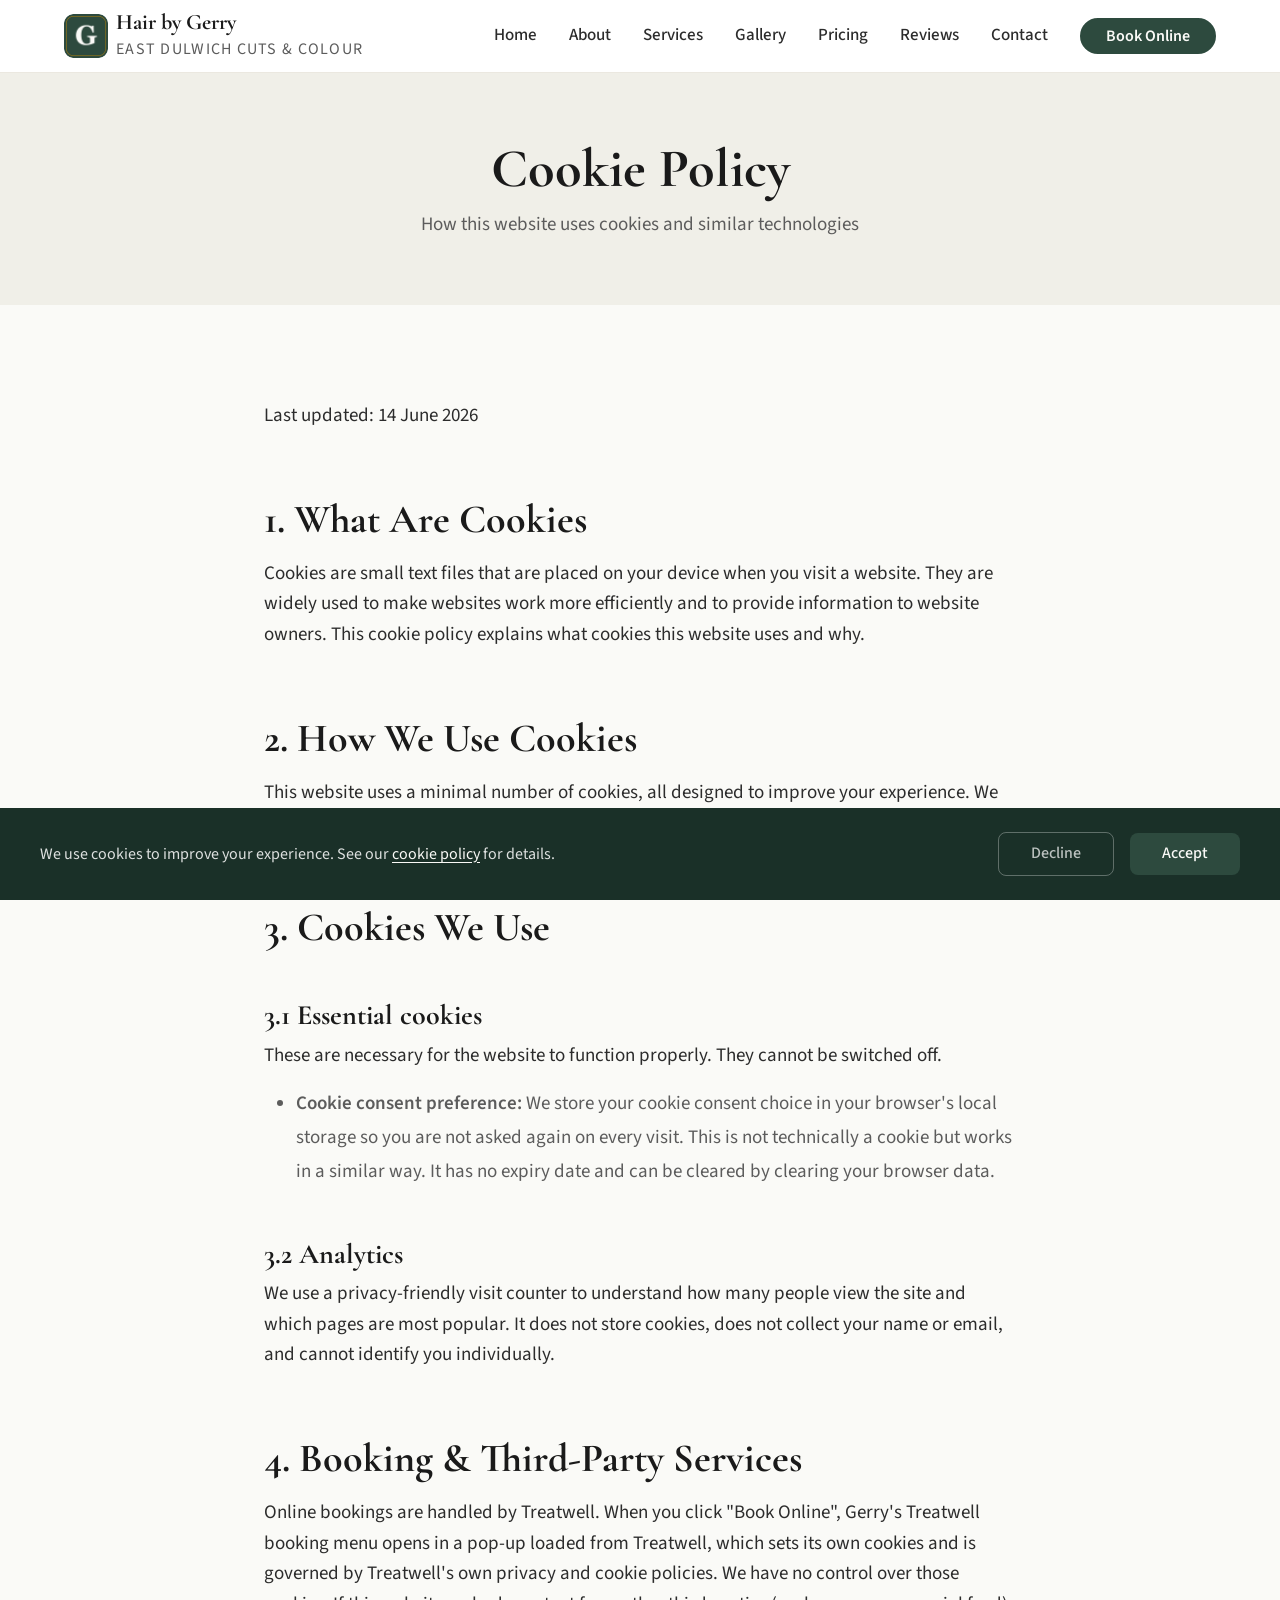
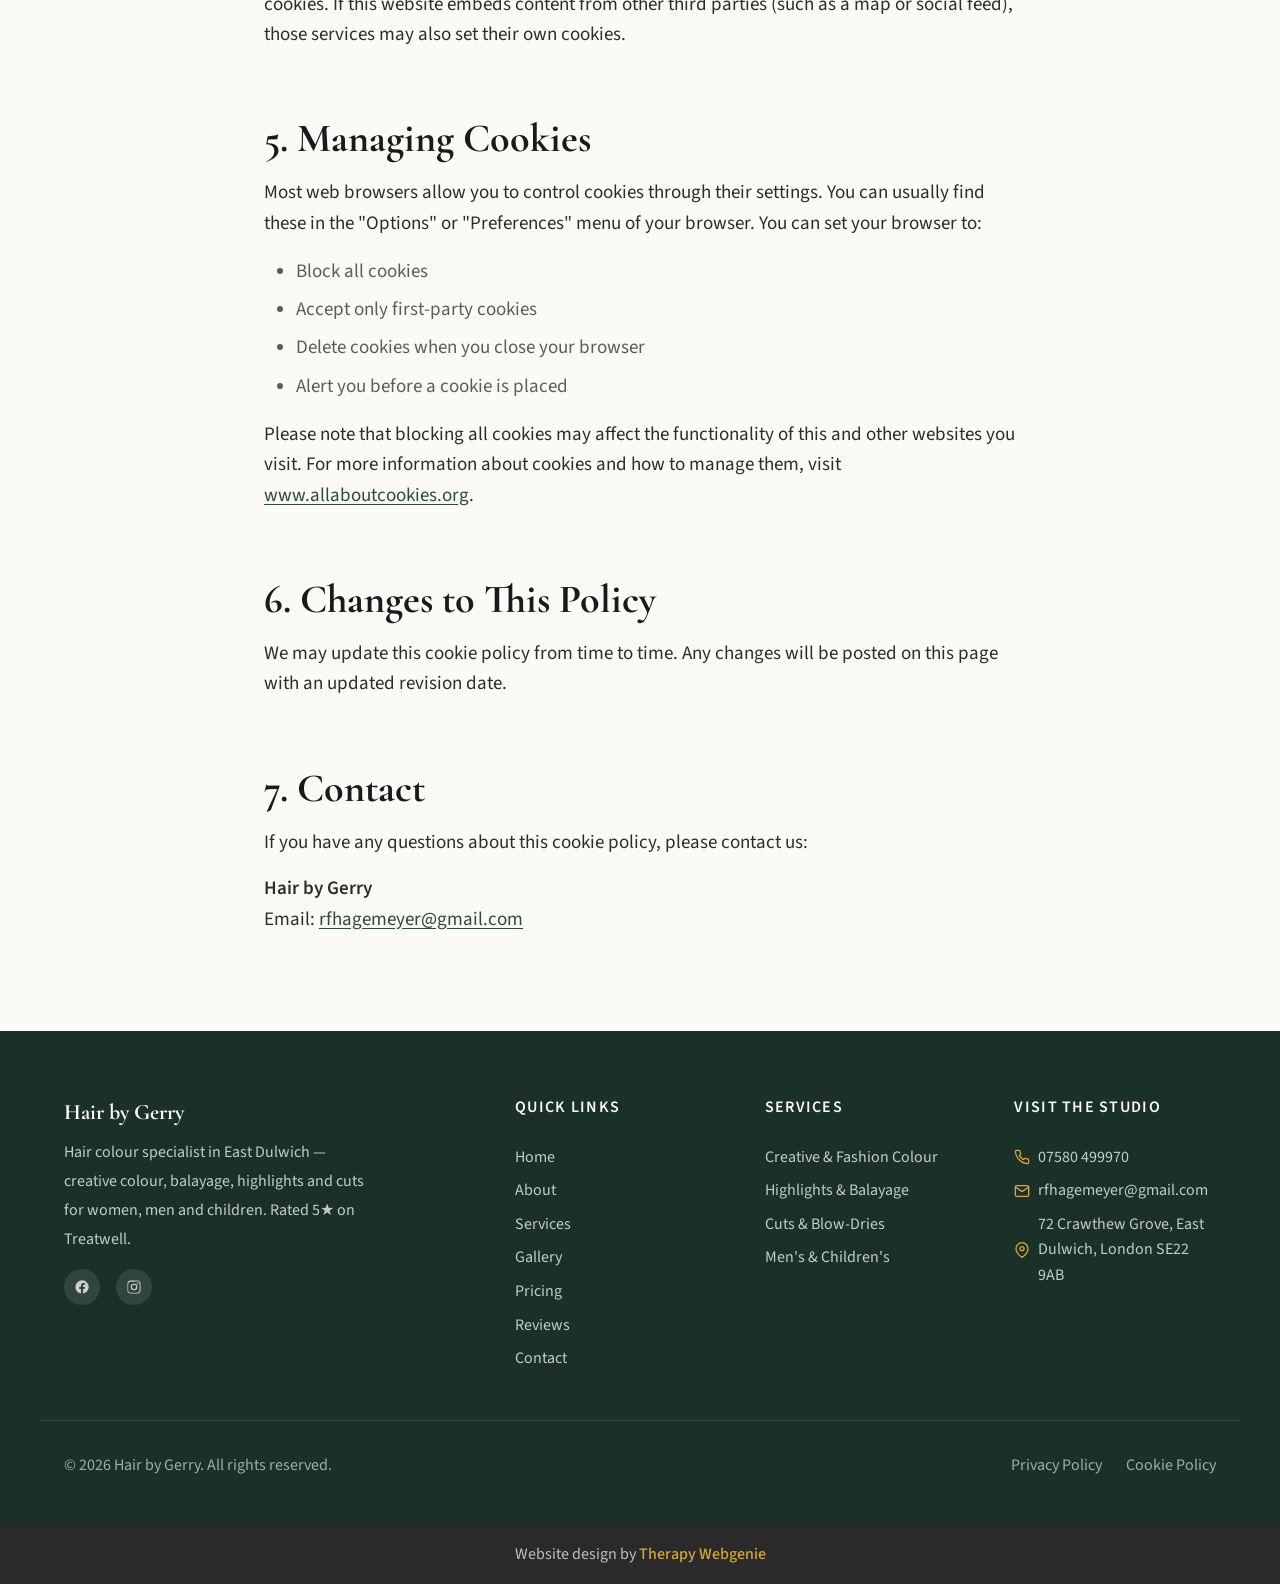
<file: cookies-policy.html>
<!DOCTYPE html>
<html lang="en">
<head>
  <meta charset="UTF-8">
  <meta name="viewport" content="width=device-width, initial-scale=1.0">
  <meta name="description" content="Cookie policy for Hair by Gerry. How we use cookies and similar technologies on this website.">
  <meta name="robots" content="noindex">
  <title>Cookie Policy — Hair by Gerry</title>

  <link rel="icon" href="images/favicon.png" type="image/png" sizes="96x96">
  <link rel="apple-touch-icon" href="images/apple-touch-icon.png">

  <link rel="preconnect" href="https://fonts.googleapis.com">
  <link rel="preconnect" href="https://fonts.gstatic.com" crossorigin>

  <link rel="stylesheet" href="css/base.css?v=1725">
  <link rel="stylesheet" href="css/components.css?v=1725">
  <link rel="stylesheet" href="css/theme.css?v=1725">
  <!-- PROFILE:schema -->
  <!-- /PROFILE:schema -->
<!-- BEACON -->
<script>(function(){try{var u="https:\/\/editmy.site\/api\/hit\/12";var d=JSON.stringify({p:location.pathname,r:document.referrer});if(navigator.sendBeacon){navigator.sendBeacon(u,d);}else{fetch(u,{method:"POST",keepalive:true,body:d});}}catch(e){}})();</script>
<!-- /BEACON -->
</head>
<body>

  <a href="#main" class="skip-link">Skip to main content</a>

  <!-- SECTION: nav -->
  <nav class="nav" role="navigation" aria-label="Main navigation">
    <div class="container nav__inner">
      <a href="./" class="nav__brand nav__brand--inline">
        <!-- PROFILE:logo --><img src="images/logo-mark.png" class="nav__logo" alt="Hair by Gerry logo"><!-- /PROFILE:logo -->
        <div class="nav__brand-text">
          <span class="nav__name"><!-- PROFILE:site_title -->Hair by Gerry<!-- /PROFILE:site_title --></span>
          <span class="nav__title"><!-- PROFILE:site_slogan -->East Dulwich Cuts & Colour<!-- /PROFILE:site_slogan --></span>
        </div>
      </a>
      <div class="nav__links">
        <a href="./" class="nav__link">Home</a>
        <a href="about.html" class="nav__link">About</a>
        <a href="services.html" class="nav__link">Services</a>
        <a href="gallery.html" class="nav__link">Gallery</a>
        <a href="pricing.html" class="nav__link">Pricing</a>
        <a href="reviews.html" class="nav__link">Reviews</a>
        <a href="contact.html" class="nav__link">Contact</a>
        <a href="https://hairbygerry.mytreatwell.co.uk/" onclick="if(window.wahanda){wahanda.openOnlineBookingWidget('https://widget.treatwell.co.uk/place/380106/menu/');return false;}" class="btn btn--primary nav__cta" target="_blank" rel="noopener">Book Online</a>
      </div>
      <button class="nav__toggle" aria-label="Toggle menu" aria-expanded="false" aria-controls="mobile-menu">
        <span class="nav__toggle-bar"></span>
        <span class="nav__toggle-bar"></span>
        <span class="nav__toggle-bar"></span>
      </button>
    </div>
    <div class="nav__mobile" id="mobile-menu" role="menu">
      <a href="./" class="nav__link" role="menuitem">Home</a>
      <a href="about.html" class="nav__link" role="menuitem">About</a>
      <a href="services.html" class="nav__link" role="menuitem">Services</a>
      <a href="gallery.html" class="nav__link" role="menuitem">Gallery</a>
      <a href="pricing.html" class="nav__link" role="menuitem">Pricing</a>
        <a href="reviews.html" class="nav__link" role="menuitem">Reviews</a>
      <a href="contact.html" class="nav__link" role="menuitem">Contact</a>
      <a href="https://hairbygerry.mytreatwell.co.uk/" onclick="if(window.wahanda){wahanda.openOnlineBookingWidget('https://widget.treatwell.co.uk/place/380106/menu/');return false;}" class="btn btn--primary" role="menuitem" target="_blank" rel="noopener">Book Online</a>
    </div>
  </nav>
  <!-- /SECTION: nav -->

  <main id="main">

    <!-- SECTION: page-header -->
    <section class="page-header">
      <div class="container">
        <h1>Cookie Policy</h1>
        <p>How this website uses cookies and similar technologies</p>
      </div>
    </section>
    <!-- /SECTION: page-header -->

    <!-- SECTION: cookies-content -->
    <section class="section">
      <div class="container container--narrow">
        <div class="legal-content">

          <p class="last-updated">Last updated: 14 June 2026</p>

          <h2>1. What Are Cookies</h2>
          <p>Cookies are small text files that are placed on your device when you visit a website. They are widely used to make websites work more efficiently and to provide information to website owners. This cookie policy explains what cookies this website uses and why.</p>

          <h2>2. How We Use Cookies</h2>
          <p>This website uses a minimal number of cookies, all designed to improve your experience. We do not use cookies for advertising or for tracking you across other websites.</p>

          <h2>3. Cookies We Use</h2>

          <h3>3.1 Essential cookies</h3>
          <p>These are necessary for the website to function properly. They cannot be switched off.</p>
          <ul>
            <li><strong>Cookie consent preference:</strong> We store your cookie consent choice in your browser's local storage so you are not asked again on every visit. This is not technically a cookie but works in a similar way. It has no expiry date and can be cleared by clearing your browser data.</li>
          </ul>

          <h3>3.2 Analytics</h3>
          <p>We use a privacy-friendly visit counter to understand how many people view the site and which pages are most popular. It does not store cookies, does not collect your name or email, and cannot identify you individually.</p>

          <h2>4. Booking & Third-Party Services</h2>
          <p>Online bookings are handled by Treatwell. When you click "Book Online", Gerry's Treatwell booking menu opens in a pop-up loaded from Treatwell, which sets its own cookies and is governed by Treatwell's own privacy and cookie policies. We have no control over those cookies. If this website embeds content from other third parties (such as a map or social feed), those services may also set their own cookies.</p>

          <h2>5. Managing Cookies</h2>
          <p>Most web browsers allow you to control cookies through their settings. You can usually find these in the "Options" or "Preferences" menu of your browser. You can set your browser to:</p>
          <ul>
            <li>Block all cookies</li>
            <li>Accept only first-party cookies</li>
            <li>Delete cookies when you close your browser</li>
            <li>Alert you before a cookie is placed</li>
          </ul>
          <p>Please note that blocking all cookies may affect the functionality of this and other websites you visit. For more information about cookies and how to manage them, visit <a href="https://www.allaboutcookies.org" target="_blank" rel="noopener">www.allaboutcookies.org</a>.</p>

          <h2>6. Changes to This Policy</h2>
          <p>We may update this cookie policy from time to time. Any changes will be posted on this page with an updated revision date.</p>

          <h2>7. Contact</h2>
          <p>If you have any questions about this cookie policy, please contact us:</p>
          <p><strong>Hair by Gerry</strong><br>
          Email: <a href="mailto:rfhagemeyer@gmail.com">rfhagemeyer@gmail.com</a></p>

        </div>
      </div>
    </section>
    <!-- /SECTION: cookies-content -->

  </main>

  <!-- SECTION: footer -->
  <footer class="footer">
    <div class="container footer__inner">
      <div class="footer__brand">
        <p class="footer__brand-name">Hair by Gerry</p>
        <p class="footer__brand-text">Hair colour specialist in East Dulwich — creative colour, balayage, highlights and cuts for women, men and children. Rated 5★ on Treatwell.</p>
        <div class="footer__social">
          <a href="https://www.facebook.com/HairByGerry/" aria-label="Hair by Gerry on Facebook" target="_blank" rel="noopener">
            <!-- PROFILE:social_facebook --><svg xmlns="http://www.w3.org/2000/svg" viewBox="0 0 24 24" fill="currentColor"><path d="M22 12a10 10 0 1 0-11.56 9.88v-6.99H7.9V12h2.54V9.8c0-2.5 1.49-3.89 3.78-3.89 1.09 0 2.24.2 2.24.2v2.46h-1.26c-1.24 0-1.63.77-1.63 1.56V12h2.78l-.44 2.89h-2.34v6.99A10 10 0 0 0 22 12z"/></svg><!-- /PROFILE:social_facebook -->
          </a>
          <a href="https://www.instagram.com/hairbygerry/" aria-label="Hair by Gerry on Instagram" target="_blank" rel="noopener">
            <!-- PROFILE:social_instagram --><svg xmlns="http://www.w3.org/2000/svg" viewBox="0 0 24 24" fill="currentColor"><path d="M12 2.2c3.2 0 3.58.01 4.85.07 1.17.05 1.8.25 2.23.41.56.22.96.48 1.38.9.42.42.68.82.9 1.38.16.43.36 1.06.41 2.23.06 1.27.07 1.65.07 4.85s-.01 3.58-.07 4.85c-.05 1.17-.25 1.8-.41 2.23-.22.56-.48.96-.9 1.38-.42.42-.82.68-1.38.9-.43.16-1.06.36-2.23.41-1.27.06-1.65.07-4.85.07s-3.58-.01-4.85-.07c-1.17-.05-1.8-.25-2.23-.41a3.7 3.7 0 0 1-1.38-.9 3.7 3.7 0 0 1-.9-1.38c-.16-.43-.36-1.06-.41-2.23C2.21 15.58 2.2 15.2 2.2 12s.01-3.58.07-4.85c.05-1.17.25-1.8.41-2.23.22-.56.48-.96.9-1.38.42-.42.82-.68 1.38-.9.43-.16 1.06-.36 2.23-.41C8.42 2.21 8.8 2.2 12 2.2zm0 1.8c-3.15 0-3.5.01-4.74.07-.9.04-1.39.19-1.71.32-.43.17-.74.37-1.06.69-.32.32-.52.63-.69 1.06-.13.32-.28.81-.32 1.71C3.21 8.5 3.2 8.85 3.2 12s.01 3.5.07 4.74c.04.9.19 1.39.32 1.71.17.43.37.74.69 1.06.32.32.63.52 1.06.69.32.13.81.28 1.71.32 1.24.06 1.59.07 4.74.07s3.5-.01 4.74-.07c.9-.04 1.39-.19 1.71-.32.43-.17.74-.37 1.06-.69.32-.32.52-.63.69-1.06.13-.32.28-.81.32-1.71.06-1.24.07-1.59.07-4.74s-.01-3.5-.07-4.74c-.04-.9-.19-1.39-.32-1.71a2.85 2.85 0 0 0-.69-1.06 2.85 2.85 0 0 0-1.06-.69c-.32-.13-.81-.28-1.71-.32C15.5 4.01 15.15 4 12 4zm0 3.06A4.94 4.94 0 1 0 12 16.94 4.94 4.94 0 0 0 12 7.06zm0 8.14A3.2 3.2 0 1 1 12 8.8a3.2 3.2 0 0 1 0 6.4zm6.3-8.34a1.15 1.15 0 1 1-2.3 0 1.15 1.15 0 0 1 2.3 0z"/></svg><!-- /PROFILE:social_instagram -->
          </a>
        </div>
      </div>
      <div class="footer__col">
        <p class="footer__heading">Quick Links</p>
        <div class="footer__links">
          <a href="./" class="footer__link">Home</a>
          <a href="about.html" class="footer__link">About</a>
          <a href="services.html" class="footer__link">Services</a>
          <a href="gallery.html" class="footer__link">Gallery</a>
          <a href="pricing.html" class="footer__link">Pricing</a>
          <a href="reviews.html" class="footer__link">Reviews</a>
          <a href="contact.html" class="footer__link">Contact</a>
        </div>
      </div>
      <div class="footer__col">
        <p class="footer__heading">Services</p>
        <div class="footer__links">
          <a href="services.html#service-creative-colour" class="footer__link">Creative & Fashion Colour</a>
          <a href="services.html#service-highlights-balayage" class="footer__link">Highlights & Balayage</a>
          <a href="services.html#service-cuts-styling" class="footer__link">Cuts & Blow-Dries</a>
          <a href="services.html#service-mens-childrens" class="footer__link">Men's & Children's</a>
        </div>
      </div>
      <div class="footer__col">
        <p class="footer__heading">Visit the Studio</p>
        <div class="footer__contact-item">
          <svg xmlns="http://www.w3.org/2000/svg" viewBox="0 0 24 24" fill="none" stroke="currentColor" stroke-width="2" stroke-linecap="round" stroke-linejoin="round"><path d="M22 16.92v3a2 2 0 0 1-2.18 2 19.79 19.79 0 0 1-8.63-3.07 19.5 19.5 0 0 1-6-6 19.79 19.79 0 0 1-3.07-8.67A2 2 0 0 1 4.11 2h3a2 2 0 0 1 2 1.72 12.84 12.84 0 0 0 .7 2.81 2 2 0 0 1-.45 2.11L8.09 9.91a16 16 0 0 0 6 6l1.27-1.27a2 2 0 0 1 2.11-.45 12.84 12.84 0 0 0 2.81.7A2 2 0 0 1 22 16.92z"></path></svg>
          <!-- PROFILE:phone_landline --><span><a href="tel:07580499970">07580 499970</a></span><!-- /PROFILE:phone_landline -->
        </div>
        <div class="footer__contact-item">
          <svg xmlns="http://www.w3.org/2000/svg" viewBox="0 0 24 24" fill="none" stroke="currentColor" stroke-width="2" stroke-linecap="round" stroke-linejoin="round"><path d="M4 4h16c1.1 0 2 .9 2 2v12c0 1.1-.9 2-2 2H4c-1.1 0-2-.9-2-2V6c0-1.1.9-2 2-2z"></path><polyline points="22,6 12,13 2,6"></polyline></svg>
          <!-- PROFILE:email --><a href="mailto:rfhagemeyer@gmail.com">rfhagemeyer@gmail.com</a><!-- /PROFILE:email -->
        </div>
        <div class="footer__contact-item">
          <svg xmlns="http://www.w3.org/2000/svg" viewBox="0 0 24 24" fill="none" stroke="currentColor" stroke-width="2" stroke-linecap="round" stroke-linejoin="round"><path d="M21 10c0 7-9 13-9 13s-9-6-9-13a9 9 0 0 1 18 0z"></path><circle cx="12" cy="10" r="3"></circle></svg>
          <!-- PROFILE:address --><span>72 Crawthew Grove, East Dulwich, London SE22 9AB</span><!-- /PROFILE:address -->
        </div>
      </div>
    </div>
    <div class="container footer__bottom">
      <p class="footer__copyright">© <script>document.write(new Date().getFullYear())</script> Hair by Gerry. All rights reserved.</p>
      <div class="footer__legal">
        <a href="privacy.html">Privacy Policy</a>
        <a href="cookies-policy.html">Cookie Policy</a>
      </div>
    </div>
  </footer>
  <!-- /SECTION: footer -->

  <div class="site-credit">
    <p>Website design by <a href="https://www.therapywebgenie.com/website-design/" target="_blank" rel="noopener nofollow">Therapy Webgenie</a></p>
  </div>

  <!-- Cookie Consent -->
  <div class="cookie-banner" role="dialog" aria-label="Cookie consent">
    <div class="cookie-banner__inner">
      <p class="cookie-banner__text">We use cookies to improve your experience. See our <a href="cookies-policy.html">cookie policy</a> for details.</p>
      <div class="cookie-banner__buttons"><button class="cookie-banner__accept">Accept</button><button class="cookie-banner__decline">Decline</button></div>
    </div>
  </div>

  <!-- Back to Top -->
  <button class="back-to-top" aria-label="Back to top">
    <svg xmlns="http://www.w3.org/2000/svg" viewBox="0 0 24 24" fill="none" stroke="currentColor" stroke-width="2" stroke-linecap="round" stroke-linejoin="round"><polyline points="18 15 12 9 6 15"></polyline></svg>
  </button>

  <!-- Treatwell online-booking widget — opens Gerry's booking menu in an overlay (graceful fallback to his Treatwell page if it can't load) -->
  <script src="https://widget.treatwell.co.uk/common/venue-menu/javascript/widget-button.js?v1"></script>
  <script>
    (function() {
      var link = document.createElement("link");
      link.type = "text/css";
      link.href = "https://widget.treatwell.co.uk/common/venue-menu/css/widget-button.css";
      link.rel = "stylesheet";
      link.media = "screen";
      document.getElementsByTagName("head")[0].appendChild(link);
    }());
  </script>
  <script src="js/main.js"></script>
</body>
</html>
</file>
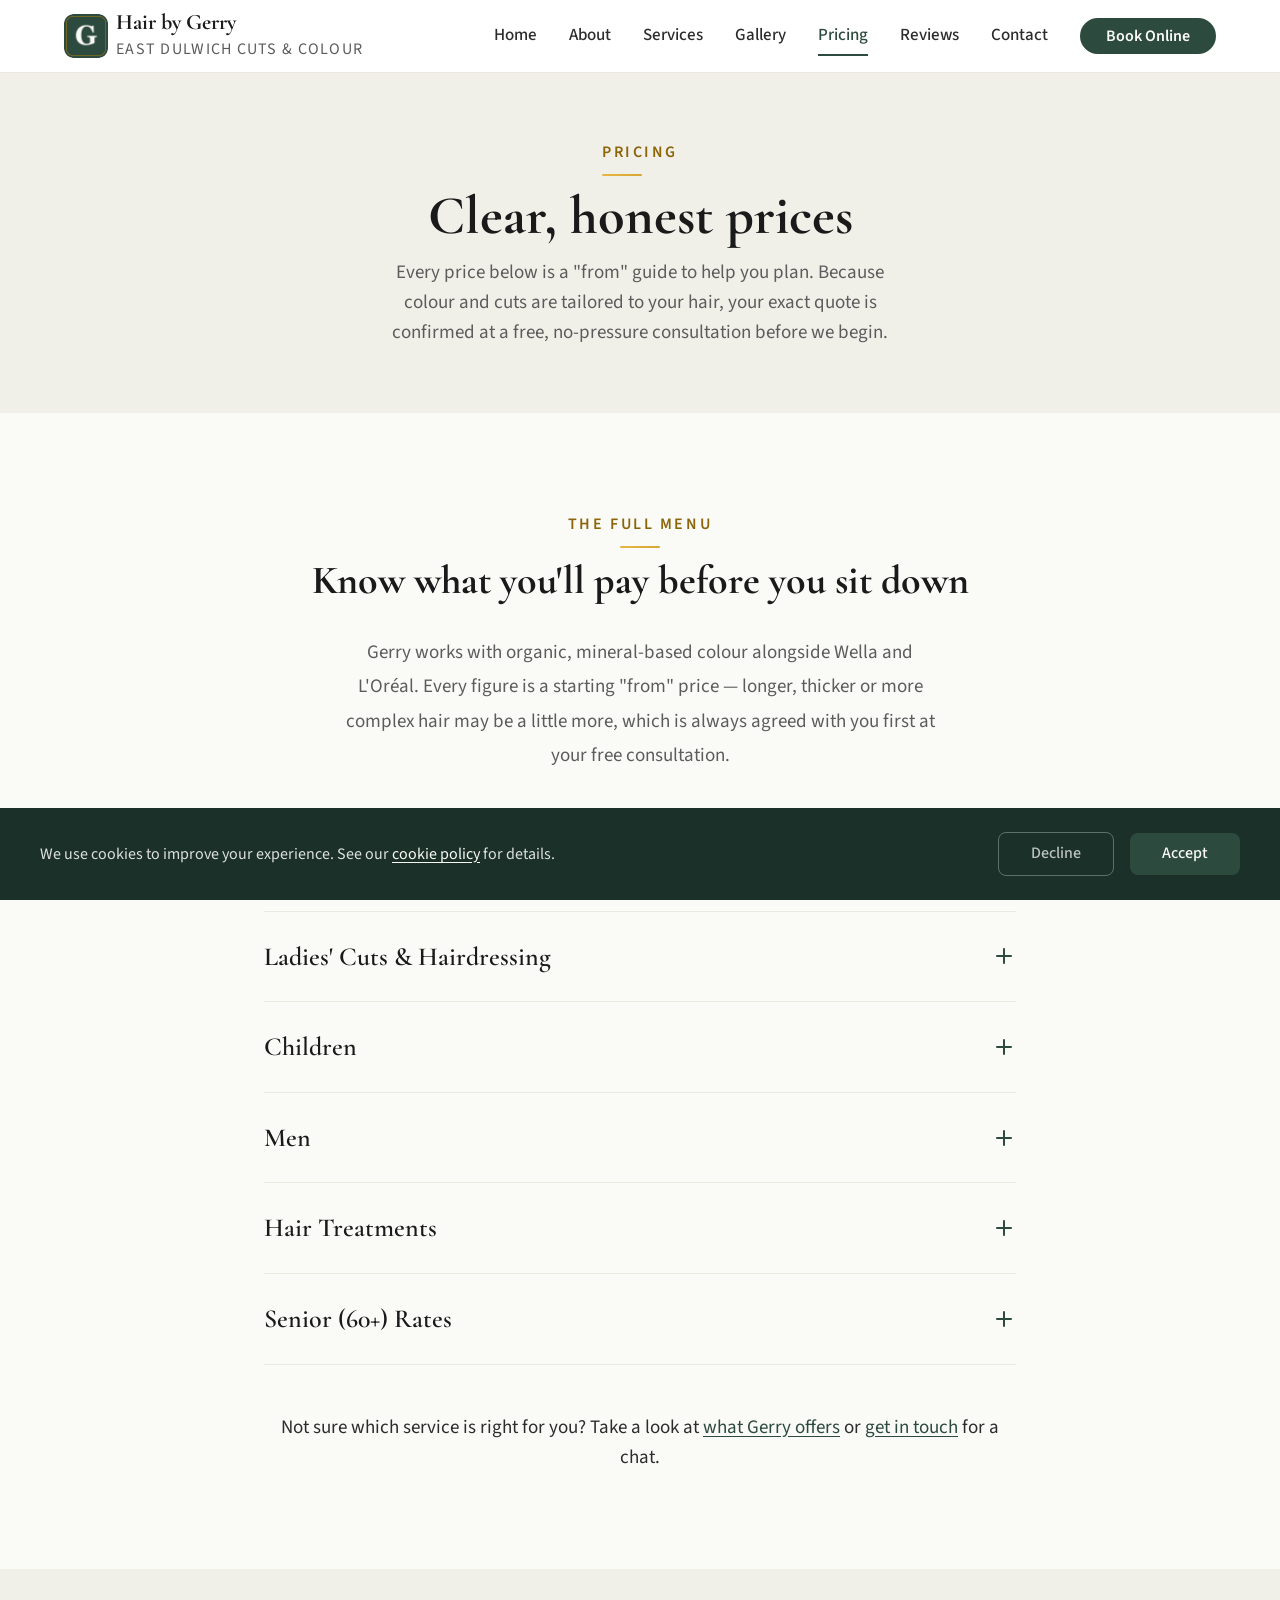
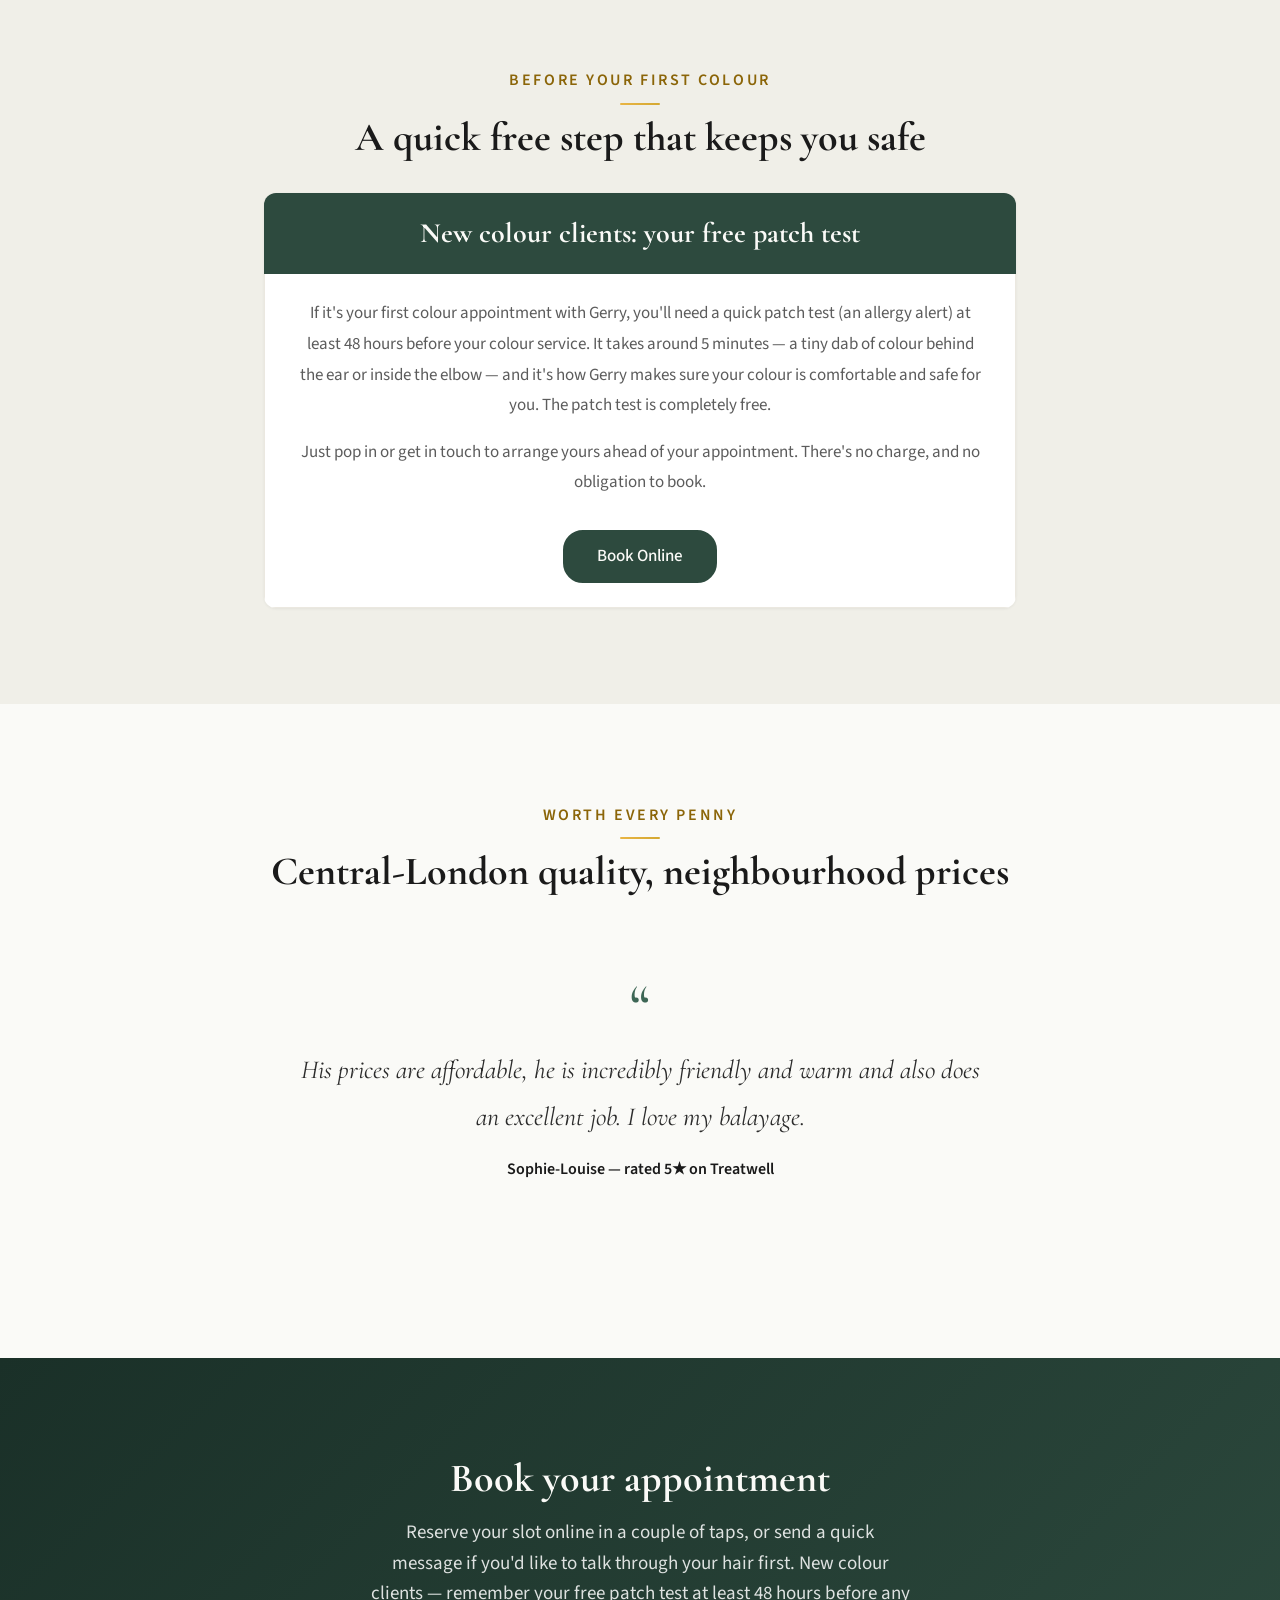
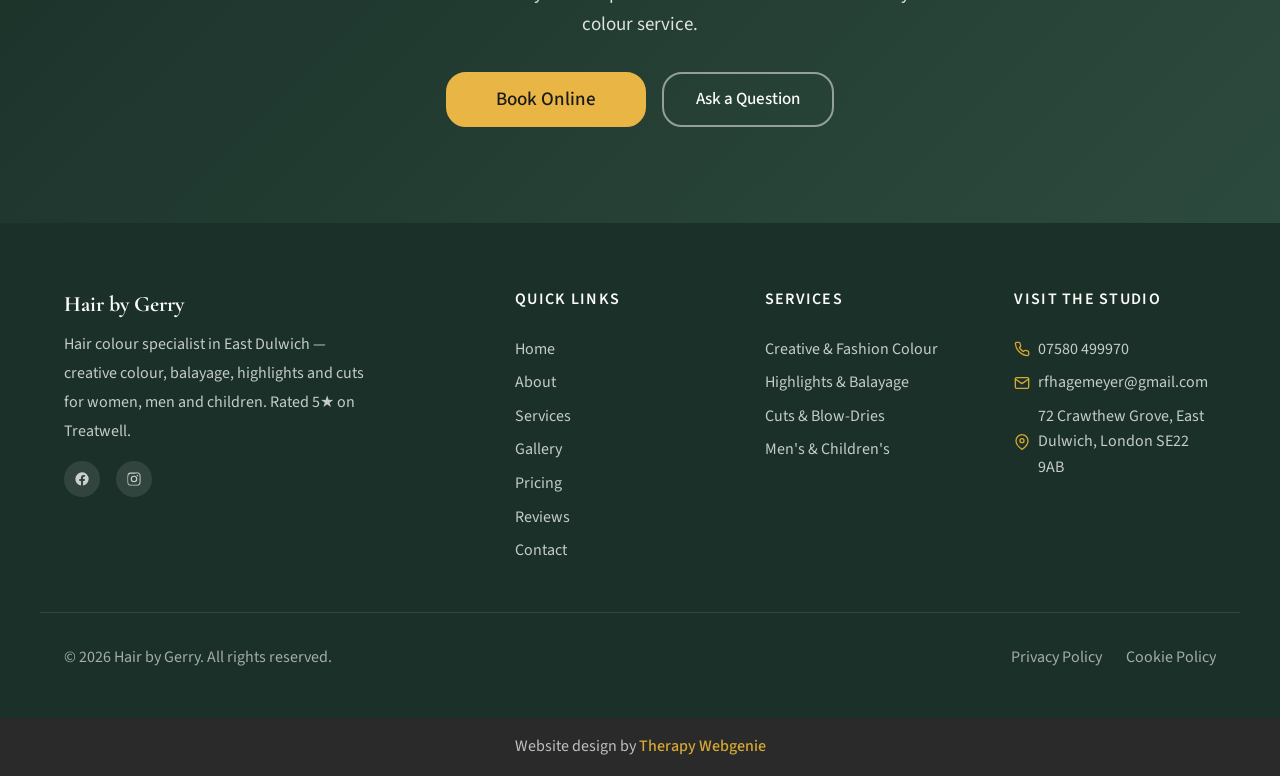
<file: pricing.html>
<!DOCTYPE html>
<html lang="en">
<head>
  <meta charset="UTF-8">
  <meta name="viewport" content="width=device-width, initial-scale=1.0">
  <meta name="description" content="Hair by Gerry price list — colour, balayage, highlights and cuts in East Dulwich. Honest 'from' prices, with a final quote at your free consultation.">
  <meta name="author" content="Hair by Gerry">
  <meta name="robots" content="max-image-preview:large">
  <title>Price List — Hair Colour & Cuts in East Dulwich</title>

  <link rel="canonical" href="https://www.hairbygerry.co.uk/pricing.html">

  <meta property="og:type" content="website">
  <meta property="og:url" content="https://www.hairbygerry.co.uk/pricing.html">
  <meta property="og:title" content="Price List — Hair Colour & Cuts in East Dulwich | Hair by Gerry">
  <meta property="og:description" content="Clear, honest 'from' prices for colour, balayage, highlights and cuts in East Dulwich. Final quote given at a free consultation.">
  <meta property="og:image" content="https://www.hairbygerry.co.uk/images/Hair-3.jpg">

  <meta name="twitter:card" content="summary_large_image">
  <meta name="twitter:title" content="Price List — Hair Colour & Cuts in East Dulwich | Hair by Gerry">
  <meta name="twitter:description" content="Clear, honest 'from' prices for colour, balayage, highlights and cuts in East Dulwich. Final quote given at a free consultation.">
  <meta name="twitter:image" content="https://www.hairbygerry.co.uk/images/Hair-3.jpg">

  <link rel="icon" href="images/favicon.png" type="image/png" sizes="96x96">
  <link rel="apple-touch-icon" href="images/apple-touch-icon.png">

  <link rel="preconnect" href="https://fonts.googleapis.com">
  <link rel="preconnect" href="https://fonts.gstatic.com" crossorigin>

  <link rel="stylesheet" href="css/base.css?v=1725">
  <link rel="stylesheet" href="css/components.css?v=1725">
  <link rel="stylesheet" href="css/theme.css?v=1725">
  <!-- PROFILE:schema -->
  <script type="application/ld+json">
  {
    "@context": "https://schema.org",
    "@type": "HairSalon",
    "name": "Hair by Gerry",
    "description": "Hair colour specialist in East Dulwich, London — creative colour, balayage, highlights and cuts for women, men and children.",
    "url": "https://www.hairbygerry.co.uk",
    "telephone": "07580 499970",
    "email": "rfhagemeyer@gmail.com",
    "address": {
      "@type": "PostalAddress",
      "streetAddress": "72 Crawthew Grove",
      "addressLocality": "East Dulwich, London",
      "postalCode": "SE22 9AB",
      "addressCountry": "GB"
    },
    "openingHours": [
      "Mo-Fr 11:00-20:00",
      "Sa 10:00-19:00",
      "Su 11:00-18:00"
    ],
    "image": "https://www.hairbygerry.co.uk/images/Hair-1.jpg",
    "priceRange": "££"
  }
  </script>
  <!-- /PROFILE:schema -->
<script type="application/ld+json" data-te-schema="1">
{
    "@context": "https://schema.org",
    "@graph": [
        {
            "@type": "BreadcrumbList",
            "@id": "https://www.hairbygerry.co.uk/pricing.html#breadcrumb",
            "itemListElement": [
                {
                    "@type": "ListItem",
                    "position": 1,
                    "name": "Home",
                    "item": "https://www.hairbygerry.co.uk/"
                },
                {
                    "@type": "ListItem",
                    "position": 2,
                    "name": "Pricing",
                    "item": "https://www.hairbygerry.co.uk/pricing.html"
                }
            ]
        }
    ]
}
</script>
<!-- BEACON -->
<script>(function(){try{var u="https:\/\/editmy.site\/api\/hit\/12";var d=JSON.stringify({p:location.pathname,r:document.referrer});if(navigator.sendBeacon){navigator.sendBeacon(u,d);}else{fetch(u,{method:"POST",keepalive:true,body:d});}}catch(e){}})();</script>
<!-- /BEACON -->
</head>
<body>

  <a href="#main" class="skip-link">Skip to main content</a>

  <!-- SECTION: nav -->
  <nav class="nav" role="navigation" aria-label="Main navigation">
    <div class="container nav__inner">
      <a href="./" class="nav__brand nav__brand--inline">
        <!-- PROFILE:logo --><img src="images/logo-mark.png" class="nav__logo" alt="Hair by Gerry logo"><!-- /PROFILE:logo -->
        <div class="nav__brand-text">
          <span class="nav__name"><!-- PROFILE:site_title -->Hair by Gerry<!-- /PROFILE:site_title --></span>
          <span class="nav__title"><!-- PROFILE:site_slogan -->East Dulwich Cuts & Colour<!-- /PROFILE:site_slogan --></span>
        </div>
      </a>
      <div class="nav__links">
        <a href="./" class="nav__link">Home</a>
        <a href="about.html" class="nav__link">About</a>
        <a href="services.html" class="nav__link">Services</a>
        <a href="gallery.html" class="nav__link">Gallery</a>
        <a href="pricing.html" class="nav__link nav__link--active">Pricing</a>
        <a href="reviews.html" class="nav__link">Reviews</a>
        <a href="contact.html" class="nav__link">Contact</a>
        <a href="https://hairbygerry.mytreatwell.co.uk/" onclick="if(window.wahanda){wahanda.openOnlineBookingWidget('https://widget.treatwell.co.uk/place/380106/menu/');return false;}" class="btn btn--primary nav__cta" target="_blank" rel="noopener">Book Online</a>
      </div>
      <button class="nav__toggle" aria-label="Toggle menu" aria-expanded="false" aria-controls="mobile-menu">
        <span class="nav__toggle-bar"></span>
        <span class="nav__toggle-bar"></span>
        <span class="nav__toggle-bar"></span>
      </button>
    </div>
    <div class="nav__mobile" id="mobile-menu" role="menu">
      <a href="./" class="nav__link" role="menuitem">Home</a>
      <a href="about.html" class="nav__link" role="menuitem">About</a>
      <a href="services.html" class="nav__link" role="menuitem">Services</a>
      <a href="gallery.html" class="nav__link" role="menuitem">Gallery</a>
      <a href="pricing.html" class="nav__link nav__link--active" role="menuitem">Pricing</a>
        <a href="reviews.html" class="nav__link" role="menuitem">Reviews</a>
      <a href="contact.html" class="nav__link" role="menuitem">Contact</a>
      <a href="https://hairbygerry.mytreatwell.co.uk/" onclick="if(window.wahanda){wahanda.openOnlineBookingWidget('https://widget.treatwell.co.uk/place/380106/menu/');return false;}" class="btn btn--primary" role="menuitem" target="_blank" rel="noopener">Book Online</a>
    </div>
  </nav>
  <!-- /SECTION: nav -->

  <!-- Compact scroll header -->
  <div class="nav-scroll" aria-hidden="true">
    <div class="container nav-scroll__inner">
      <div class="nav-scroll__brand">
        <span class="nav-scroll__name"><!-- PROFILE:site_title -->Hair by Gerry<!-- /PROFILE:site_title --></span>
        <span class="nav-scroll__title"><!-- PROFILE:site_slogan -->East Dulwich Cuts & Colour<!-- /PROFILE:site_slogan --></span>
      </div>
      <div class="nav-scroll__right">
        <a href="tel:07580499970" class="nav-scroll__phone">
          <svg xmlns="http://www.w3.org/2000/svg" viewBox="0 0 24 24" fill="none" stroke="currentColor" stroke-width="2" stroke-linecap="round" stroke-linejoin="round"><path d="M22 16.92v3a2 2 0 0 1-2.18 2 19.79 19.79 0 0 1-8.63-3.07 19.5 19.5 0 0 1-6-6 19.79 19.79 0 0 1-3.07-8.67A2 2 0 0 1 4.11 2h3a2 2 0 0 1 2 1.72c.127.96.361 1.903.7 2.81a2 2 0 0 1-.45 2.11L8.09 9.91a16 16 0 0 0 6 6l1.27-1.27a2 2 0 0 1 2.11-.45c.907.339 1.85.573 2.81.7A2 2 0 0 1 22 16.92z"></path></svg>
          07580 499970
        </a>
        <a href="https://hairbygerry.mytreatwell.co.uk/" onclick="if(window.wahanda){wahanda.openOnlineBookingWidget('https://widget.treatwell.co.uk/place/380106/menu/');return false;}" class="btn btn--primary" target="_blank" rel="noopener" style="padding: 8px 18px;">Book Online</a>
        <button class="nav-scroll__toggle" aria-label="Toggle menu">
          <span class="nav-scroll__toggle-bar"></span>
          <span class="nav-scroll__toggle-bar"></span>
          <span class="nav-scroll__toggle-bar"></span>
        </button>
      </div>
    </div>
  </div>

  <main id="main">

    <!-- SECTION: page-header -->
    <section class="page-header">
      <div class="container">
        <span class="section-label">Pricing</span>
        <h1>Clear, honest prices</h1>
        <p>Every price below is a "from" guide to help you plan. Because colour and cuts are tailored to your hair, your exact quote is confirmed at a free, no-pressure consultation before we begin.</p>
      </div>
    </section>
    <!-- /SECTION: page-header -->

    <!-- SECTION: price-menu -->
    <section class="section reveal">
      <div class="container container--narrow">
        <div class="text-center">
          <span class="section-label">The Full Menu</span>
          <h2>Know what you'll pay before you sit down</h2>
          <p class="section-subtitle">Gerry works with organic, mineral-based colour alongside Wella and L'Oréal. Every figure is a starting "from" price — longer, thicker or more complex hair may be a little more, which is always agreed with you first at your free consultation.</p>
        </div>

        <div class="accordion pricing-accordion">
        <div class="accordion__item">
          <button class="accordion__trigger" aria-expanded="false">
            Colour & Highlights
            <svg class="accordion__icon" xmlns="http://www.w3.org/2000/svg" viewBox="0 0 24 24" fill="none" stroke="currentColor" stroke-width="2" stroke-linecap="round" stroke-linejoin="round"><line x1="5" y1="12" x2="19" y2="12"></line><line class="accordion__icon-vertical" x1="12" y1="5" x2="12" y2="19"></line></svg>
          </button>
          <div class="accordion__content">
            <div class="treatment-list">
          <div class="treatment-list__item">
            <div class="treatment-list__head">
              <h3 class="treatment-list__title">Regrowth Tint</h3>
              <span class="treatment-list__price">from £67.50<span class="treatment-list__duration">1 hr 30 mins</span></span>
            </div>
            <p class="treatment-list__summary">A root touch-up to keep your existing colour looking seamless between full appointments.</p>
          </div>
          <div class="treatment-list__item">
            <div class="treatment-list__head">
              <h3 class="treatment-list__title">Full Head Tint</h3>
              <span class="treatment-list__price">from £85.50<span class="treatment-list__duration">2 hrs</span></span>
            </div>
            <p class="treatment-list__summary">Rich, even all-over colour from roots to ends — perfect for a complete refresh or a brand-new shade.</p>
          </div>
          <div class="treatment-list__item">
            <div class="treatment-list__head">
              <h3 class="treatment-list__title">T-Section Highlights & Balayage</h3>
              <span class="treatment-list__price">from £99.00<span class="treatment-list__duration">2 hrs</span></span>
            </div>
            <p class="treatment-list__summary">Lightening through the parting and crown for brightness where it shows most — a lower-commitment way to lift your colour.</p>
          </div>
          <div class="treatment-list__item">
            <div class="treatment-list__head">
              <h3 class="treatment-list__title">Half Head Highlights & Balayage</h3>
              <span class="treatment-list__price">£135.00<span class="treatment-list__duration">2 hrs 30 mins</span></span>
            </div>
            <p class="treatment-list__summary">Foils and hand-painting through the top and sides for dimension and movement around the face.</p>
          </div>
          <div class="treatment-list__item">
            <div class="treatment-list__head">
              <h3 class="treatment-list__title">Full Head Highlights & Balayage</h3>
              <span class="treatment-list__price">£165.00<span class="treatment-list__duration">3 hrs</span></span>
            </div>
            <p class="treatment-list__summary">Colour woven throughout for an all-over, sun-kissed transformation with natural depth.</p>
          </div>
          <div class="treatment-list__item">
            <div class="treatment-list__head">
              <h3 class="treatment-list__title">Organic Balayage with Finish</h3>
              <span class="treatment-list__price">£170.00<span class="treatment-list__duration">3 hrs</span></span>
            </div>
            <p class="treatment-list__summary">Hand-painted, lived-in colour with soft regrowth, created using gentle mineral-based products and finished with a blow-dry.</p>
          </div>
        </div>
          </div>
        </div>
        <div class="accordion__item">
          <button class="accordion__trigger" aria-expanded="false">
            Ladies' Cuts & Hairdressing
            <svg class="accordion__icon" xmlns="http://www.w3.org/2000/svg" viewBox="0 0 24 24" fill="none" stroke="currentColor" stroke-width="2" stroke-linecap="round" stroke-linejoin="round"><line x1="5" y1="12" x2="19" y2="12"></line><line class="accordion__icon-vertical" x1="12" y1="5" x2="12" y2="19"></line></svg>
          </button>
          <div class="accordion__content">
            <div class="treatment-list">
          <div class="treatment-list__item">
            <div class="treatment-list__head">
              <h3 class="treatment-list__title">Wash & Haircut – Restyle</h3>
              <span class="treatment-list__price">from £63.00<span class="treatment-list__duration">1 hr</span></span>
            </div>
            <p class="treatment-list__summary">A full change of shape or length, finished with a blow-dry — the same standard you'd find in central London.</p>
          </div>
          <div class="treatment-list__item">
            <div class="treatment-list__head">
              <h3 class="treatment-list__title">Wash & Haircut – Regular</h3>
              <span class="treatment-list__price">from £58.50<span class="treatment-list__duration">1 hr</span></span>
            </div>
            <p class="treatment-list__summary">A precision cut to keep your existing style looking its best, washed and styled to finish.</p>
          </div>
          <div class="treatment-list__item">
            <div class="treatment-list__head">
              <h3 class="treatment-list__title">Trim, without Blow Dry</h3>
              <span class="treatment-list__price">from £51.30<span class="treatment-list__duration">45 mins</span></span>
            </div>
            <p class="treatment-list__summary">All the care of a tailored cut, left to dry naturally — ideal if you style at home.</p>
          </div>
          <div class="treatment-list__item">
            <div class="treatment-list__head">
              <h3 class="treatment-list__title">Wash & Blow Dry</h3>
              <span class="treatment-list__price">from £36.00<span class="treatment-list__duration">45 mins – 1 hr 15 mins</span></span>
            </div>
            <p class="treatment-list__summary">A smooth, salon-quality finish for an occasion or simply to feel your best.</p>
          </div>
        </div>
          </div>
        </div>
        <div class="accordion__item">
          <button class="accordion__trigger" aria-expanded="false">
            Children
            <svg class="accordion__icon" xmlns="http://www.w3.org/2000/svg" viewBox="0 0 24 24" fill="none" stroke="currentColor" stroke-width="2" stroke-linecap="round" stroke-linejoin="round"><line x1="5" y1="12" x2="19" y2="12"></line><line class="accordion__icon-vertical" x1="12" y1="5" x2="12" y2="19"></line></svg>
          </button>
          <div class="accordion__content">
            <div class="treatment-list">
          <div class="treatment-list__item">
            <div class="treatment-list__head">
              <h3 class="treatment-list__title">Girls or Boys Haircut</h3>
              <span class="treatment-list__price">from £31.50<span class="treatment-list__duration">30 mins</span></span>
            </div>
            <p class="treatment-list__summary">Gentle first cuts and tidy trims for little ones, at a relaxed and friendly pace.</p>
          </div>
        </div>
          </div>
        </div>
        <div class="accordion__item">
          <button class="accordion__trigger" aria-expanded="false">
            Men
            <svg class="accordion__icon" xmlns="http://www.w3.org/2000/svg" viewBox="0 0 24 24" fill="none" stroke="currentColor" stroke-width="2" stroke-linecap="round" stroke-linejoin="round"><line x1="5" y1="12" x2="19" y2="12"></line><line class="accordion__icon-vertical" x1="12" y1="5" x2="12" y2="19"></line></svg>
          </button>
          <div class="accordion__content">
            <div class="treatment-list">
          <div class="treatment-list__item">
            <div class="treatment-list__head">
              <h3 class="treatment-list__title">Men's Haircut</h3>
              <span class="treatment-list__price">from £40.50<span class="treatment-list__duration">1 hr</span></span>
            </div>
            <p class="treatment-list__summary">A friendly, unhurried cut shaped to suit you — barbering trained at Kensington and Chelsea College.</p>
          </div>
          <div class="treatment-list__item">
            <div class="treatment-list__head">
              <h3 class="treatment-list__title">Senior Men 60+ Haircut</h3>
              <span class="treatment-list__price">from £36.00<span class="treatment-list__duration">1 hr</span></span>
            </div>
            <p class="treatment-list__summary">The same considered men's cut at a reduced rate for clients aged 60 and over.</p>
          </div>
        </div>
          </div>
        </div>
        <div class="accordion__item">
          <button class="accordion__trigger" aria-expanded="false">
            Hair Treatments
            <svg class="accordion__icon" xmlns="http://www.w3.org/2000/svg" viewBox="0 0 24 24" fill="none" stroke="currentColor" stroke-width="2" stroke-linecap="round" stroke-linejoin="round"><line x1="5" y1="12" x2="19" y2="12"></line><line class="accordion__icon-vertical" x1="12" y1="5" x2="12" y2="19"></line></svg>
          </button>
          <div class="accordion__content">
            <div class="treatment-list">
          <div class="treatment-list__item">
            <div class="treatment-list__head">
              <h3 class="treatment-list__title">Hair Mask Treatment</h3>
              <span class="treatment-list__price">£20.00<span class="treatment-list__duration">15 mins</span></span>
            </div>
            <p class="treatment-list__summary">A nourishing boost to leave hair softer, glossier and easier to manage — lovely paired with any colour service.</p>
          </div>
        </div>
          </div>
        </div>
        <div class="accordion__item">
          <button class="accordion__trigger" aria-expanded="false">
            Senior (60+) Rates
            <svg class="accordion__icon" xmlns="http://www.w3.org/2000/svg" viewBox="0 0 24 24" fill="none" stroke="currentColor" stroke-width="2" stroke-linecap="round" stroke-linejoin="round"><line x1="5" y1="12" x2="19" y2="12"></line><line class="accordion__icon-vertical" x1="12" y1="5" x2="12" y2="19"></line></svg>
          </button>
          <div class="accordion__content">
            <p class="section-subtitle" style="margin-top: 0;">Reduced rates on colour, cuts and blow-dries for clients aged 60 and over.</p>
        <div class="treatment-list">
          <div class="treatment-list__item">
            <div class="treatment-list__head">
              <h3 class="treatment-list__title">Regrowth Tint</h3>
              <span class="treatment-list__price">£65.00<span class="treatment-list__duration">1 hr 30 mins</span></span>
            </div>
            <p class="treatment-list__summary">A root touch-up to keep your colour looking seamless, at the senior rate.</p>
          </div>
          <div class="treatment-list__item">
            <div class="treatment-list__head">
              <h3 class="treatment-list__title">Full Head Tint</h3>
              <span class="treatment-list__price">£85.00<span class="treatment-list__duration">2 hrs</span></span>
            </div>
            <p class="treatment-list__summary">Even, all-over colour from roots to ends, at the senior rate.</p>
          </div>
          <div class="treatment-list__item">
            <div class="treatment-list__head">
              <h3 class="treatment-list__title">T-Section Highlights & Balayage</h3>
              <span class="treatment-list__price">£95.00<span class="treatment-list__duration">2 hrs</span></span>
            </div>
            <p class="treatment-list__summary">Brightness through the parting and crown where it shows most, at the senior rate.</p>
          </div>
          <div class="treatment-list__item">
            <div class="treatment-list__head">
              <h3 class="treatment-list__title">Half Head Highlights & Balayage</h3>
              <span class="treatment-list__price">£110.00<span class="treatment-list__duration">2 hrs 30 mins</span></span>
            </div>
            <p class="treatment-list__summary">Dimension and movement through the top and sides, at the senior rate.</p>
          </div>
          <div class="treatment-list__item">
            <div class="treatment-list__head">
              <h3 class="treatment-list__title">Full Head Highlights & Balayage</h3>
              <span class="treatment-list__price">£120.00<span class="treatment-list__duration">3 hrs</span></span>
            </div>
            <p class="treatment-list__summary">All-over, sun-kissed colour with natural depth, at the senior rate.</p>
          </div>
          <div class="treatment-list__item">
            <div class="treatment-list__head">
              <h3 class="treatment-list__title">Organic Balayage with Finish</h3>
              <span class="treatment-list__price">£125.00<span class="treatment-list__duration">3 hrs</span></span>
            </div>
            <p class="treatment-list__summary">Hand-painted, lived-in colour with a blow-dry finish, at the senior rate.</p>
          </div>
          <div class="treatment-list__item">
            <div class="treatment-list__head">
              <h3 class="treatment-list__title">Wash, Haircut & Blow Dry</h3>
              <span class="treatment-list__price">£55.00<span class="treatment-list__duration">1 hr</span></span>
            </div>
            <p class="treatment-list__summary">A tailored cut, washed and styled to a smooth finish, at the senior rate.</p>
          </div>
          <div class="treatment-list__item">
            <div class="treatment-list__head">
              <h3 class="treatment-list__title">Wash & Blow Dry</h3>
              <span class="treatment-list__price">from £31.50<span class="treatment-list__duration">30 mins – 1 hr</span></span>
            </div>
            <p class="treatment-list__summary">A fresh, salon-quality blow-dry, at the senior rate.</p>
          </div>
        </div>
          </div>
        </div>
        </div>

        <div class="text-center" style="margin-top: var(--space-2xl);">
          <p>Not sure which service is right for you? Take a look at <a href="services.html">what Gerry offers</a> or <a href="contact.html">get in touch</a> for a chat.</p>
        </div>
      </div>
    </section>
    <!-- /SECTION: price-menu -->

    <!-- SECTION: patch-test -->
    <section class="section section--alt reveal">
      <div class="container container--narrow">
        <div class="text-center">
          <span class="section-label">Before Your First Colour</span>
          <h2>A quick free step that keeps you safe</h2>
        </div>
        <div class="highlight-box">
          <div class="highlight-box__heading">
            <h3>New colour clients: your free patch test</h3>
          </div>
          <div class="highlight-box__content">
            <p>If it's your first colour appointment with Gerry, you'll need a quick patch test (an allergy alert) at least 48 hours before your colour service. It takes around 5 minutes — a tiny dab of colour behind the ear or inside the elbow — and it's how Gerry makes sure your colour is comfortable and safe for you. The patch test is completely free.</p>
            <p>Just pop in or get in touch to arrange yours ahead of your appointment. There's no charge, and no obligation to book.</p>
            <a href="https://hairbygerry.mytreatwell.co.uk/" onclick="if(window.wahanda){wahanda.openOnlineBookingWidget('https://widget.treatwell.co.uk/place/380106/menu/');return false;}" class="btn btn--primary" target="_blank" rel="noopener">Book Online</a>
          </div>
        </div>
      </div>
    </section>
    <!-- /SECTION: patch-test -->

    <!-- SECTION: testimonial -->
    <section class="section reveal">
      <div class="container">
        <div class="text-center">
          <span class="section-label">Worth Every Penny</span>
          <h2>Central-London quality, neighbourhood prices</h2>
        </div>
        <blockquote class="blockquote blockquote--pull">
          <p class="blockquote__text">His prices are affordable, he is incredibly friendly and warm and also does an excellent job. I love my balayage.</p>
          <cite class="blockquote__cite">Sophie-Louise — rated 5★ on Treatwell</cite>
        </blockquote>
      </div>
    </section>
    <!-- /SECTION: testimonial -->

    <!-- SECTION: cta -->
    <section class="section cta-banner reveal">
      <div class="container text-center">
        <h2>Book your appointment</h2>
        <p>Reserve your slot online in a couple of taps, or send a quick message if you'd like to talk through your hair first. New colour clients — remember your free patch test at least 48 hours before any colour service.</p>
        <div class="cta-banner__buttons">
          <a href="https://hairbygerry.mytreatwell.co.uk/" onclick="if(window.wahanda){wahanda.openOnlineBookingWidget('https://widget.treatwell.co.uk/place/380106/menu/');return false;}" class="btn btn--accent" target="_blank" rel="noopener">Book Online</a>
          <a href="contact.html" class="btn btn--secondary">Ask a Question</a>
        </div>
      </div>
    </section>
    <!-- /SECTION: cta -->

  </main>

  <!-- SECTION: footer -->
  <footer class="footer">
    <div class="container footer__inner">
      <div class="footer__brand">
        <p class="footer__brand-name">Hair by Gerry</p>
        <p class="footer__brand-text">Hair colour specialist in East Dulwich — creative colour, balayage, highlights and cuts for women, men and children. Rated 5★ on Treatwell.</p>
        <div class="footer__social">
          <a href="https://www.facebook.com/HairByGerry/" aria-label="Hair by Gerry on Facebook" target="_blank" rel="noopener">
            <!-- PROFILE:social_facebook --><svg xmlns="http://www.w3.org/2000/svg" viewBox="0 0 24 24" fill="currentColor"><path d="M22 12a10 10 0 1 0-11.56 9.88v-6.99H7.9V12h2.54V9.8c0-2.5 1.49-3.89 3.78-3.89 1.09 0 2.24.2 2.24.2v2.46h-1.26c-1.24 0-1.63.77-1.63 1.56V12h2.78l-.44 2.89h-2.34v6.99A10 10 0 0 0 22 12z"/></svg><!-- /PROFILE:social_facebook -->
          </a>
          <a href="https://www.instagram.com/hairbygerry/" aria-label="Hair by Gerry on Instagram" target="_blank" rel="noopener">
            <!-- PROFILE:social_instagram --><svg xmlns="http://www.w3.org/2000/svg" viewBox="0 0 24 24" fill="currentColor"><path d="M12 2.2c3.2 0 3.58.01 4.85.07 1.17.05 1.8.25 2.23.41.56.22.96.48 1.38.9.42.42.68.82.9 1.38.16.43.36 1.06.41 2.23.06 1.27.07 1.65.07 4.85s-.01 3.58-.07 4.85c-.05 1.17-.25 1.8-.41 2.23-.22.56-.48.96-.9 1.38-.42.42-.82.68-1.38.9-.43.16-1.06.36-2.23.41-1.27.06-1.65.07-4.85.07s-3.58-.01-4.85-.07c-1.17-.05-1.8-.25-2.23-.41a3.7 3.7 0 0 1-1.38-.9 3.7 3.7 0 0 1-.9-1.38c-.16-.43-.36-1.06-.41-2.23C2.21 15.58 2.2 15.2 2.2 12s.01-3.58.07-4.85c.05-1.17.25-1.8.41-2.23.22-.56.48-.96.9-1.38.42-.42.82-.68 1.38-.9.43-.16 1.06-.36 2.23-.41C8.42 2.21 8.8 2.2 12 2.2zm0 1.8c-3.15 0-3.5.01-4.74.07-.9.04-1.39.19-1.71.32-.43.17-.74.37-1.06.69-.32.32-.52.63-.69 1.06-.13.32-.28.81-.32 1.71C3.21 8.5 3.2 8.85 3.2 12s.01 3.5.07 4.74c.04.9.19 1.39.32 1.71.17.43.37.74.69 1.06.32.32.63.52 1.06.69.32.13.81.28 1.71.32 1.24.06 1.59.07 4.74.07s3.5-.01 4.74-.07c.9-.04 1.39-.19 1.71-.32.43-.17.74-.37 1.06-.69.32-.32.52-.63.69-1.06.13-.32.28-.81.32-1.71.06-1.24.07-1.59.07-4.74s-.01-3.5-.07-4.74c-.04-.9-.19-1.39-.32-1.71a2.85 2.85 0 0 0-.69-1.06 2.85 2.85 0 0 0-1.06-.69c-.32-.13-.81-.28-1.71-.32C15.5 4.01 15.15 4 12 4zm0 3.06A4.94 4.94 0 1 0 12 16.94 4.94 4.94 0 0 0 12 7.06zm0 8.14A3.2 3.2 0 1 1 12 8.8a3.2 3.2 0 0 1 0 6.4zm6.3-8.34a1.15 1.15 0 1 1-2.3 0 1.15 1.15 0 0 1 2.3 0z"/></svg><!-- /PROFILE:social_instagram -->
          </a>
        </div>
      </div>
      <div class="footer__col">
        <p class="footer__heading">Quick Links</p>
        <div class="footer__links">
          <a href="./" class="footer__link">Home</a>
          <a href="about.html" class="footer__link">About</a>
          <a href="services.html" class="footer__link">Services</a>
          <a href="gallery.html" class="footer__link">Gallery</a>
          <a href="pricing.html" class="footer__link">Pricing</a>
          <a href="reviews.html" class="footer__link">Reviews</a>
          <a href="contact.html" class="footer__link">Contact</a>
        </div>
      </div>
      <div class="footer__col">
        <p class="footer__heading">Services</p>
        <div class="footer__links">
          <a href="services.html#service-creative-colour" class="footer__link">Creative & Fashion Colour</a>
          <a href="services.html#service-highlights-balayage" class="footer__link">Highlights & Balayage</a>
          <a href="services.html#service-cuts-styling" class="footer__link">Cuts & Blow-Dries</a>
          <a href="services.html#service-mens-childrens" class="footer__link">Men's & Children's</a>
        </div>
      </div>
      <div class="footer__col">
        <p class="footer__heading">Visit the Studio</p>
        <div class="footer__contact-item">
          <svg xmlns="http://www.w3.org/2000/svg" viewBox="0 0 24 24" fill="none" stroke="currentColor" stroke-width="2" stroke-linecap="round" stroke-linejoin="round"><path d="M22 16.92v3a2 2 0 0 1-2.18 2 19.79 19.79 0 0 1-8.63-3.07 19.5 19.5 0 0 1-6-6 19.79 19.79 0 0 1-3.07-8.67A2 2 0 0 1 4.11 2h3a2 2 0 0 1 2 1.72 12.84 12.84 0 0 0 .7 2.81 2 2 0 0 1-.45 2.11L8.09 9.91a16 16 0 0 0 6 6l1.27-1.27a2 2 0 0 1 2.11-.45 12.84 12.84 0 0 0 2.81.7A2 2 0 0 1 22 16.92z"></path></svg>
          <!-- PROFILE:phone_landline --><span><a href="tel:07580499970">07580 499970</a></span><!-- /PROFILE:phone_landline -->
        </div>
        <div class="footer__contact-item">
          <svg xmlns="http://www.w3.org/2000/svg" viewBox="0 0 24 24" fill="none" stroke="currentColor" stroke-width="2" stroke-linecap="round" stroke-linejoin="round"><path d="M4 4h16c1.1 0 2 .9 2 2v12c0 1.1-.9 2-2 2H4c-1.1 0-2-.9-2-2V6c0-1.1.9-2 2-2z"></path><polyline points="22,6 12,13 2,6"></polyline></svg>
          <!-- PROFILE:email --><a href="mailto:rfhagemeyer@gmail.com">rfhagemeyer@gmail.com</a><!-- /PROFILE:email -->
        </div>
        <div class="footer__contact-item">
          <svg xmlns="http://www.w3.org/2000/svg" viewBox="0 0 24 24" fill="none" stroke="currentColor" stroke-width="2" stroke-linecap="round" stroke-linejoin="round"><path d="M21 10c0 7-9 13-9 13s-9-6-9-13a9 9 0 0 1 18 0z"></path><circle cx="12" cy="10" r="3"></circle></svg>
          <!-- PROFILE:address --><span>72 Crawthew Grove, East Dulwich, London SE22 9AB</span><!-- /PROFILE:address -->
        </div>
      </div>
    </div>
    <div class="container footer__bottom">
      <p class="footer__copyright">© <script>document.write(new Date().getFullYear())</script> Hair by Gerry. All rights reserved.</p>
      <div class="footer__legal">
        <a href="privacy.html">Privacy Policy</a>
        <a href="cookies-policy.html">Cookie Policy</a>
      </div>
    </div>
  </footer>
  <!-- /SECTION: footer -->

  <div class="site-credit">
    <p>Website design by <a href="https://www.therapywebgenie.com/website-design/" target="_blank" rel="noopener nofollow">Therapy Webgenie</a></p>
  </div>

  <!-- Cookie Consent -->
  <div class="cookie-banner" role="dialog" aria-label="Cookie consent">
    <div class="cookie-banner__inner">
      <p class="cookie-banner__text">We use cookies to improve your experience. See our <a href="cookies-policy.html">cookie policy</a> for details.</p>
      <div class="cookie-banner__buttons">
        <button class="cookie-banner__accept">Accept</button>
        <button class="cookie-banner__decline">Decline</button>
      </div>
    </div>
  </div>

  <!-- Back to Top -->
  <button class="back-to-top" aria-label="Back to top">
    <svg xmlns="http://www.w3.org/2000/svg" viewBox="0 0 24 24" fill="none" stroke="currentColor" stroke-width="2" stroke-linecap="round" stroke-linejoin="round"><polyline points="18 15 12 9 6 15"></polyline></svg>
  </button>

  <!-- Treatwell online-booking widget — opens Gerry's booking menu in an overlay (graceful fallback to his Treatwell page if it can't load) -->
  <script src="https://widget.treatwell.co.uk/common/venue-menu/javascript/widget-button.js?v1"></script>
  <script>
    (function() {
      var link = document.createElement("link");
      link.type = "text/css";
      link.href = "https://widget.treatwell.co.uk/common/venue-menu/css/widget-button.css";
      link.rel = "stylesheet";
      link.media = "screen";
      document.getElementsByTagName("head")[0].appendChild(link);
    }());
  </script>
  <script src="js/main.js"></script>
</body>
</html>
</file>
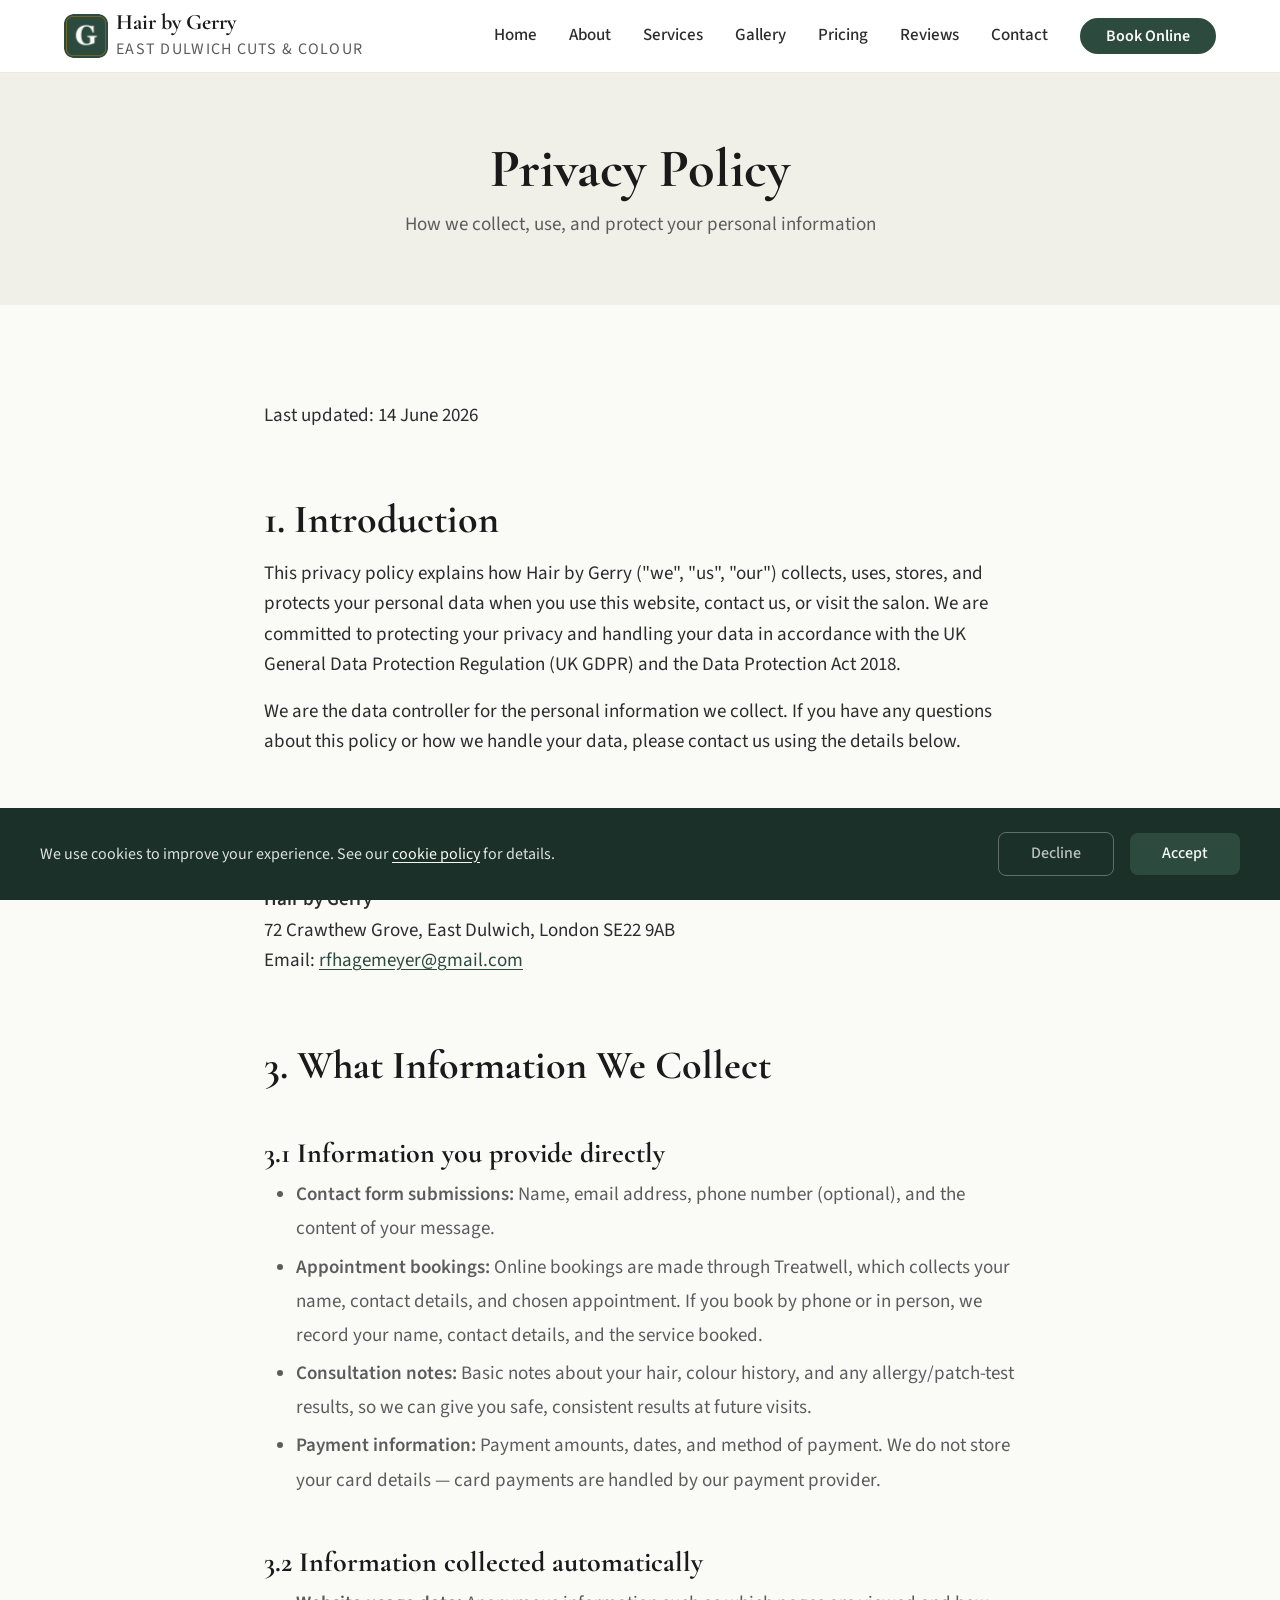
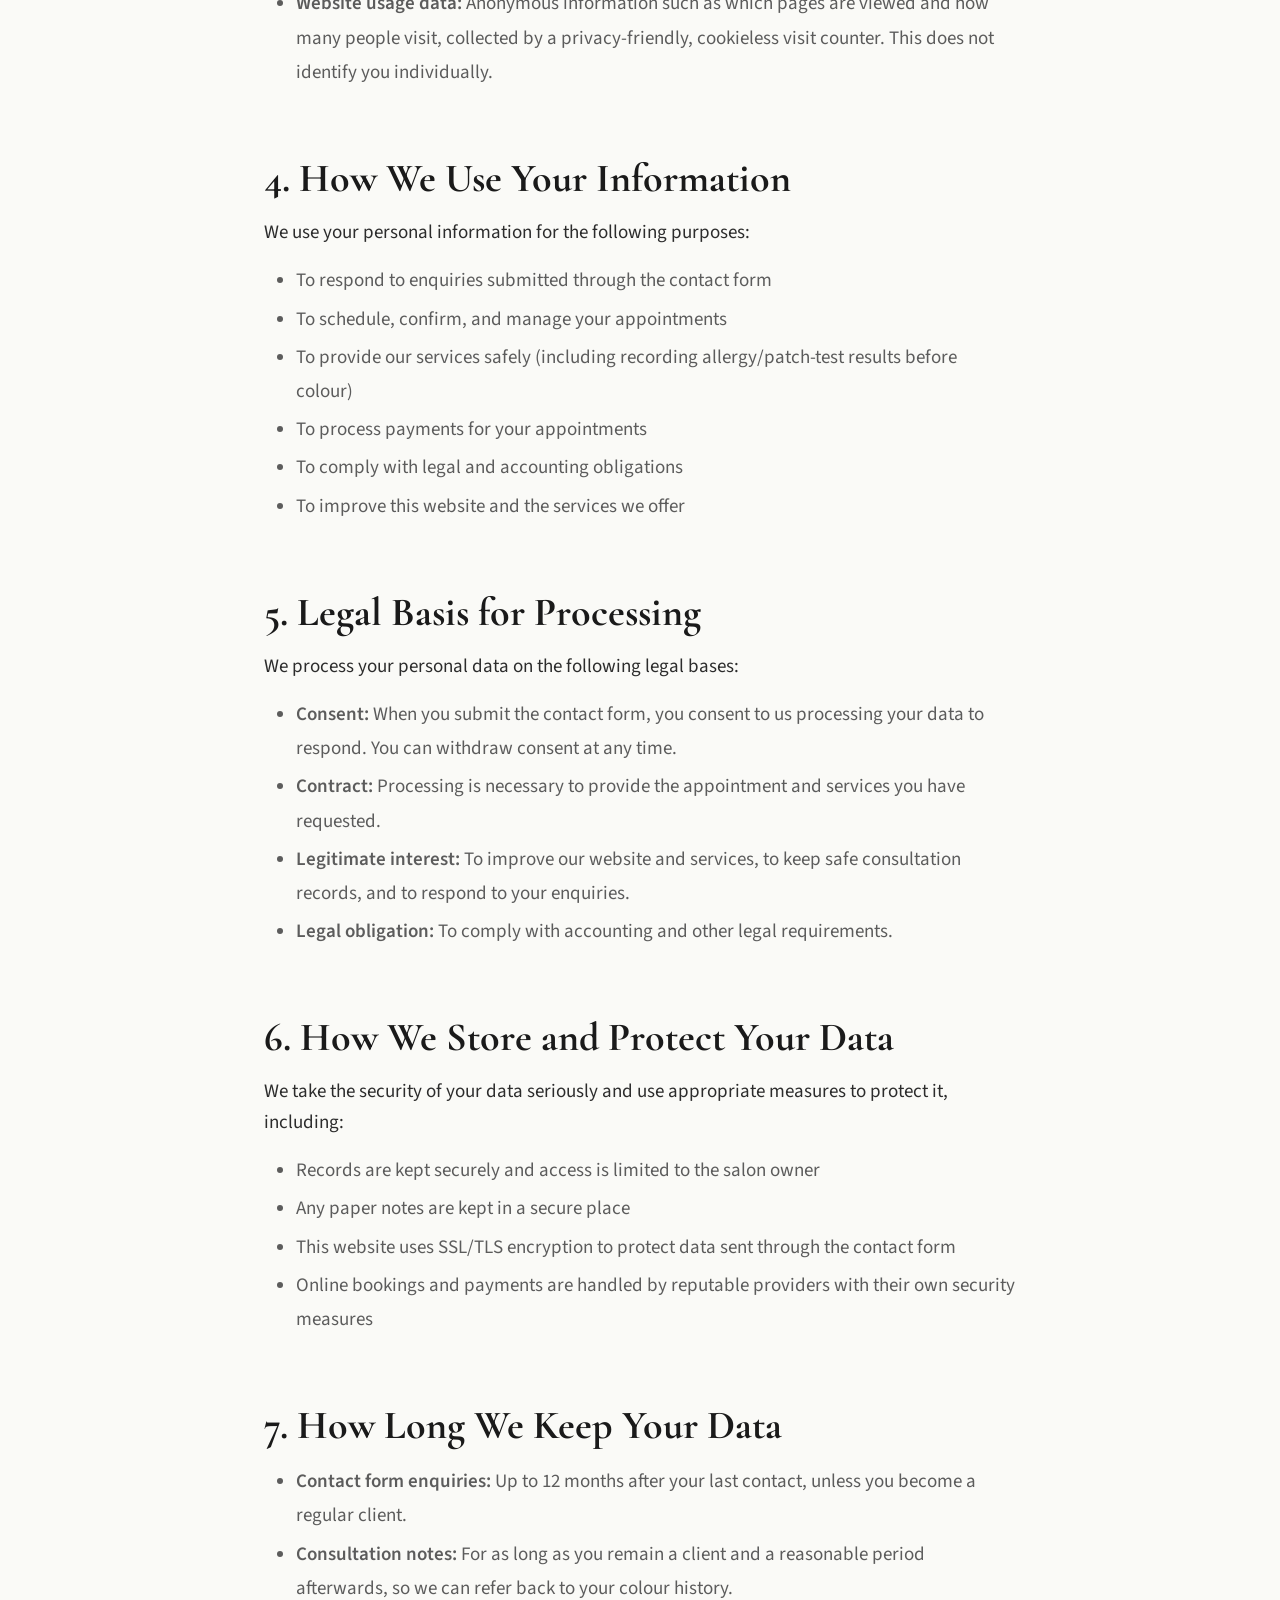
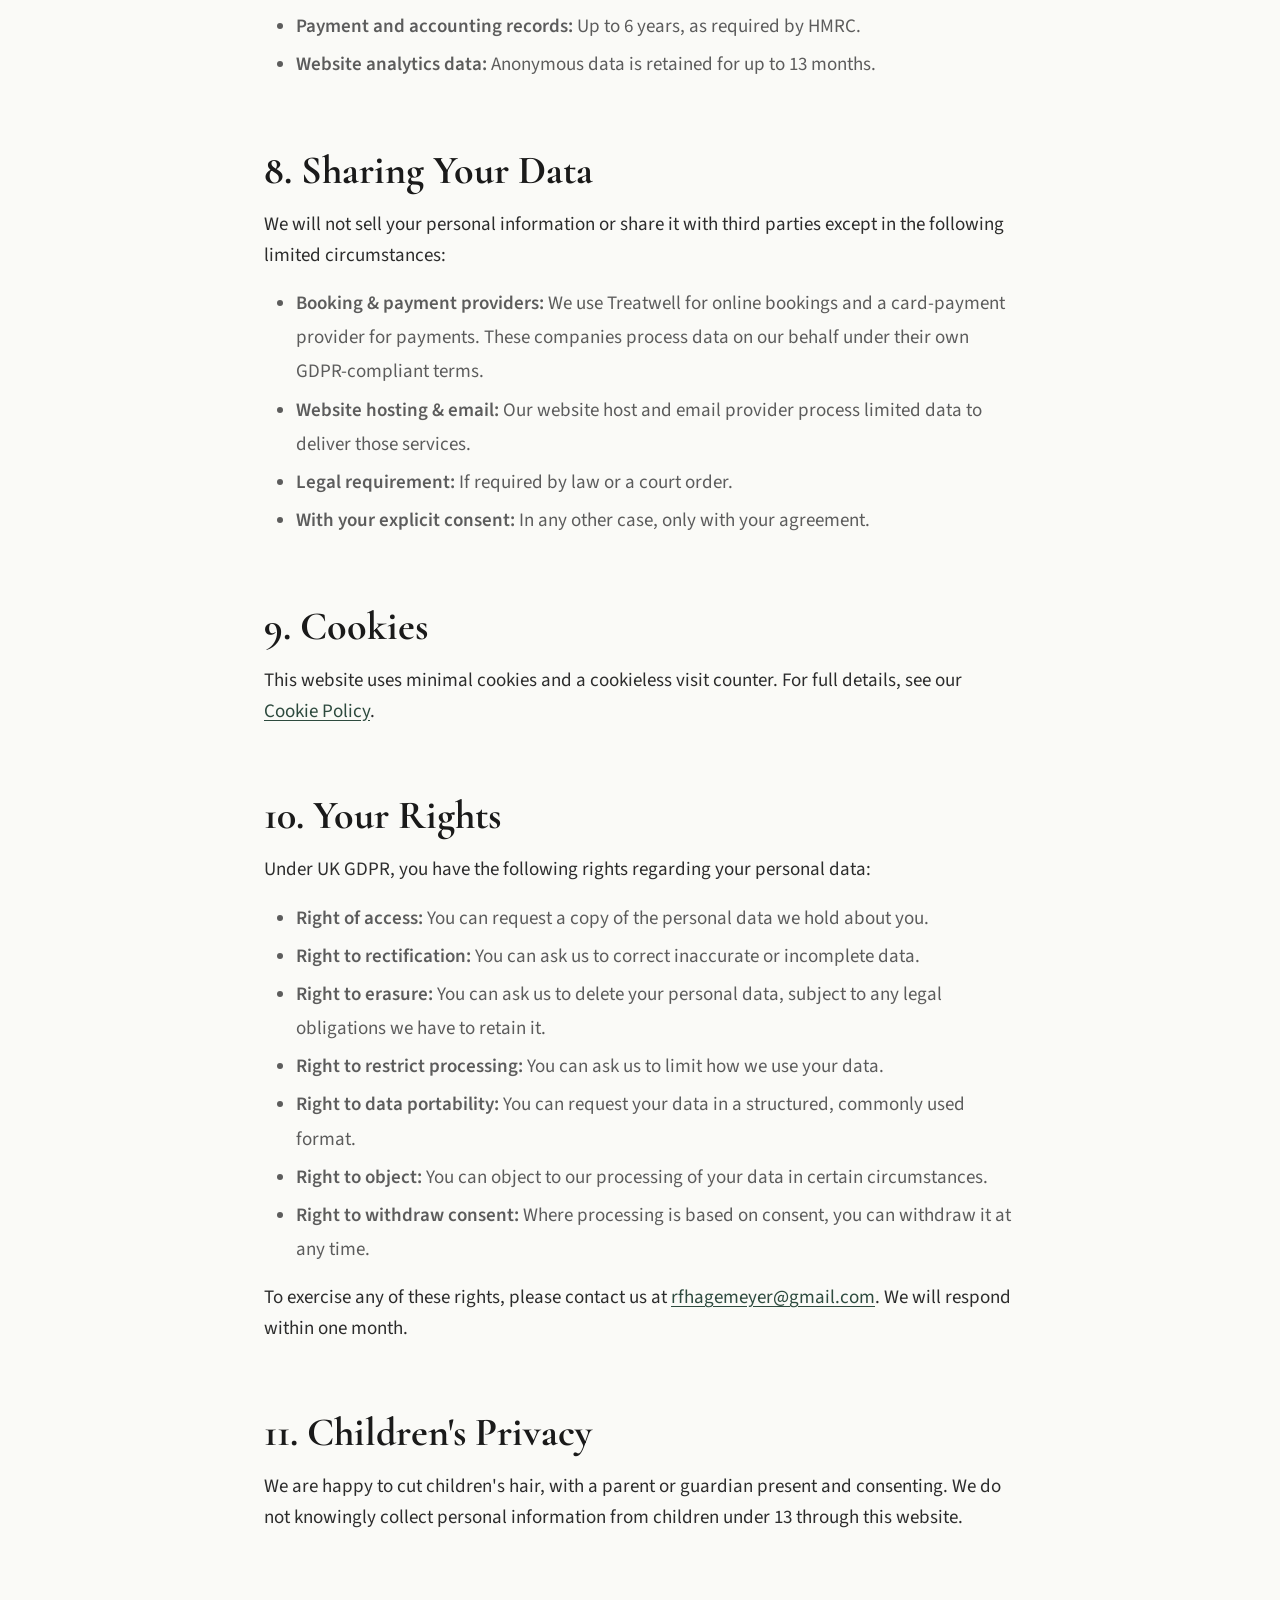
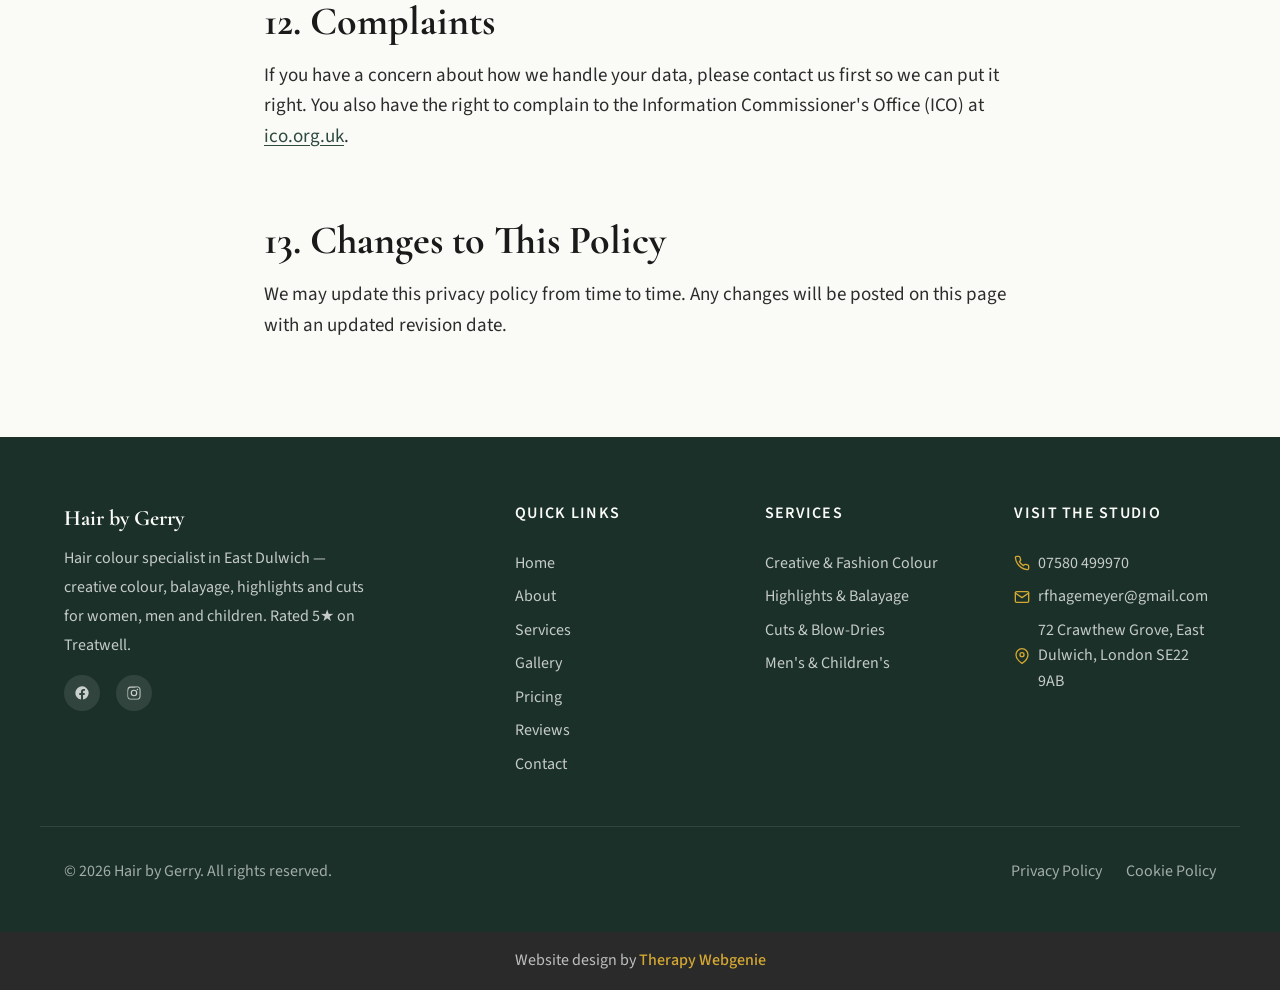
<file: privacy.html>
<!DOCTYPE html>
<html lang="en">
<head>
  <meta charset="UTF-8">
  <meta name="viewport" content="width=device-width, initial-scale=1.0">
  <meta name="description" content="Privacy policy for Hair by Gerry. How we collect, use, and protect your personal information.">
  <meta name="robots" content="noindex">
  <title>Privacy Policy — Hair by Gerry</title>

  <link rel="icon" href="images/favicon.png" type="image/png" sizes="96x96">
  <link rel="apple-touch-icon" href="images/apple-touch-icon.png">

  <link rel="preconnect" href="https://fonts.googleapis.com">
  <link rel="preconnect" href="https://fonts.gstatic.com" crossorigin>

  <link rel="stylesheet" href="css/base.css?v=1725">
  <link rel="stylesheet" href="css/components.css?v=1725">
  <link rel="stylesheet" href="css/theme.css?v=1725">
  <!-- PROFILE:schema -->
  <!-- /PROFILE:schema -->
<!-- BEACON -->
<script>(function(){try{var u="https:\/\/editmy.site\/api\/hit\/12";var d=JSON.stringify({p:location.pathname,r:document.referrer});if(navigator.sendBeacon){navigator.sendBeacon(u,d);}else{fetch(u,{method:"POST",keepalive:true,body:d});}}catch(e){}})();</script>
<!-- /BEACON -->
</head>
<body>

  <a href="#main" class="skip-link">Skip to main content</a>

  <!-- SECTION: nav -->
  <nav class="nav" role="navigation" aria-label="Main navigation">
    <div class="container nav__inner">
      <a href="./" class="nav__brand nav__brand--inline">
        <!-- PROFILE:logo --><img src="images/logo-mark.png" class="nav__logo" alt="Hair by Gerry logo"><!-- /PROFILE:logo -->
        <div class="nav__brand-text">
          <span class="nav__name"><!-- PROFILE:site_title -->Hair by Gerry<!-- /PROFILE:site_title --></span>
          <span class="nav__title"><!-- PROFILE:site_slogan -->East Dulwich Cuts & Colour<!-- /PROFILE:site_slogan --></span>
        </div>
      </a>
      <div class="nav__links">
        <a href="./" class="nav__link">Home</a>
        <a href="about.html" class="nav__link">About</a>
        <a href="services.html" class="nav__link">Services</a>
        <a href="gallery.html" class="nav__link">Gallery</a>
        <a href="pricing.html" class="nav__link">Pricing</a>
        <a href="reviews.html" class="nav__link">Reviews</a>
        <a href="contact.html" class="nav__link">Contact</a>
        <a href="https://hairbygerry.mytreatwell.co.uk/" onclick="if(window.wahanda){wahanda.openOnlineBookingWidget('https://widget.treatwell.co.uk/place/380106/menu/');return false;}" class="btn btn--primary nav__cta" target="_blank" rel="noopener">Book Online</a>
      </div>
      <button class="nav__toggle" aria-label="Toggle menu" aria-expanded="false" aria-controls="mobile-menu">
        <span class="nav__toggle-bar"></span>
        <span class="nav__toggle-bar"></span>
        <span class="nav__toggle-bar"></span>
      </button>
    </div>
    <div class="nav__mobile" id="mobile-menu" role="menu">
      <a href="./" class="nav__link" role="menuitem">Home</a>
      <a href="about.html" class="nav__link" role="menuitem">About</a>
      <a href="services.html" class="nav__link" role="menuitem">Services</a>
      <a href="gallery.html" class="nav__link" role="menuitem">Gallery</a>
      <a href="pricing.html" class="nav__link" role="menuitem">Pricing</a>
        <a href="reviews.html" class="nav__link" role="menuitem">Reviews</a>
      <a href="contact.html" class="nav__link" role="menuitem">Contact</a>
      <a href="https://hairbygerry.mytreatwell.co.uk/" onclick="if(window.wahanda){wahanda.openOnlineBookingWidget('https://widget.treatwell.co.uk/place/380106/menu/');return false;}" class="btn btn--primary" role="menuitem" target="_blank" rel="noopener">Book Online</a>
    </div>
  </nav>
  <!-- /SECTION: nav -->

  <main id="main">

    <!-- SECTION: page-header -->
    <section class="page-header">
      <div class="container">
        <h1>Privacy Policy</h1>
        <p>How we collect, use, and protect your personal information</p>
      </div>
    </section>
    <!-- /SECTION: page-header -->

    <!-- SECTION: privacy-content -->
    <section class="section">
      <div class="container container--narrow">
        <div class="legal-content">

          <p class="last-updated">Last updated: 14 June 2026</p>

          <h2>1. Introduction</h2>
          <p>This privacy policy explains how Hair by Gerry ("we", "us", "our") collects, uses, stores, and protects your personal data when you use this website, contact us, or visit the salon. We are committed to protecting your privacy and handling your data in accordance with the UK General Data Protection Regulation (UK GDPR) and the Data Protection Act 2018.</p>
          <p>We are the data controller for the personal information we collect. If you have any questions about this policy or how we handle your data, please contact us using the details below.</p>

          <h2>2. Data Controller</h2>
          <p><strong>Hair by Gerry</strong><br>
          72 Crawthew Grove, East Dulwich, London SE22 9AB<br>
          Email: <a href="mailto:rfhagemeyer@gmail.com">rfhagemeyer@gmail.com</a></p>

          <h2>3. What Information We Collect</h2>

          <h3>3.1 Information you provide directly</h3>
          <ul>
            <li><strong>Contact form submissions:</strong> Name, email address, phone number (optional), and the content of your message.</li>
            <li><strong>Appointment bookings:</strong> Online bookings are made through Treatwell, which collects your name, contact details, and chosen appointment. If you book by phone or in person, we record your name, contact details, and the service booked.</li>
            <li><strong>Consultation notes:</strong> Basic notes about your hair, colour history, and any allergy/patch-test results, so we can give you safe, consistent results at future visits.</li>
            <li><strong>Payment information:</strong> Payment amounts, dates, and method of payment. We do not store your card details — card payments are handled by our payment provider.</li>
          </ul>

          <h3>3.2 Information collected automatically</h3>
          <ul>
            <li><strong>Website usage data:</strong> Anonymous information such as which pages are viewed and how many people visit, collected by a privacy-friendly, cookieless visit counter. This does not identify you individually.</li>
          </ul>

          <h2>4. How We Use Your Information</h2>
          <p>We use your personal information for the following purposes:</p>
          <ul>
            <li>To respond to enquiries submitted through the contact form</li>
            <li>To schedule, confirm, and manage your appointments</li>
            <li>To provide our services safely (including recording allergy/patch-test results before colour)</li>
            <li>To process payments for your appointments</li>
            <li>To comply with legal and accounting obligations</li>
            <li>To improve this website and the services we offer</li>
          </ul>

          <h2>5. Legal Basis for Processing</h2>
          <p>We process your personal data on the following legal bases:</p>
          <ul>
            <li><strong>Consent:</strong> When you submit the contact form, you consent to us processing your data to respond. You can withdraw consent at any time.</li>
            <li><strong>Contract:</strong> Processing is necessary to provide the appointment and services you have requested.</li>
            <li><strong>Legitimate interest:</strong> To improve our website and services, to keep safe consultation records, and to respond to your enquiries.</li>
            <li><strong>Legal obligation:</strong> To comply with accounting and other legal requirements.</li>
          </ul>

          <h2>6. How We Store and Protect Your Data</h2>
          <p>We take the security of your data seriously and use appropriate measures to protect it, including:</p>
          <ul>
            <li>Records are kept securely and access is limited to the salon owner</li>
            <li>Any paper notes are kept in a secure place</li>
            <li>This website uses SSL/TLS encryption to protect data sent through the contact form</li>
            <li>Online bookings and payments are handled by reputable providers with their own security measures</li>
          </ul>

          <h2>7. How Long We Keep Your Data</h2>
          <ul>
            <li><strong>Contact form enquiries:</strong> Up to 12 months after your last contact, unless you become a regular client.</li>
            <li><strong>Consultation notes:</strong> For as long as you remain a client and a reasonable period afterwards, so we can refer back to your colour history.</li>
            <li><strong>Payment and accounting records:</strong> Up to 6 years, as required by HMRC.</li>
            <li><strong>Website analytics data:</strong> Anonymous data is retained for up to 13 months.</li>
          </ul>

          <h2>8. Sharing Your Data</h2>
          <p>We will not sell your personal information or share it with third parties except in the following limited circumstances:</p>
          <ul>
            <li><strong>Booking & payment providers:</strong> We use Treatwell for online bookings and a card-payment provider for payments. These companies process data on our behalf under their own GDPR-compliant terms.</li>
            <li><strong>Website hosting & email:</strong> Our website host and email provider process limited data to deliver those services.</li>
            <li><strong>Legal requirement:</strong> If required by law or a court order.</li>
            <li><strong>With your explicit consent:</strong> In any other case, only with your agreement.</li>
          </ul>

          <h2>9. Cookies</h2>
          <p>This website uses minimal cookies and a cookieless visit counter. For full details, see our <a href="cookies-policy.html">Cookie Policy</a>.</p>

          <h2>10. Your Rights</h2>
          <p>Under UK GDPR, you have the following rights regarding your personal data:</p>
          <ul>
            <li><strong>Right of access:</strong> You can request a copy of the personal data we hold about you.</li>
            <li><strong>Right to rectification:</strong> You can ask us to correct inaccurate or incomplete data.</li>
            <li><strong>Right to erasure:</strong> You can ask us to delete your personal data, subject to any legal obligations we have to retain it.</li>
            <li><strong>Right to restrict processing:</strong> You can ask us to limit how we use your data.</li>
            <li><strong>Right to data portability:</strong> You can request your data in a structured, commonly used format.</li>
            <li><strong>Right to object:</strong> You can object to our processing of your data in certain circumstances.</li>
            <li><strong>Right to withdraw consent:</strong> Where processing is based on consent, you can withdraw it at any time.</li>
          </ul>
          <p>To exercise any of these rights, please contact us at <a href="mailto:rfhagemeyer@gmail.com">rfhagemeyer@gmail.com</a>. We will respond within one month.</p>

          <h2>11. Children's Privacy</h2>
          <p>We are happy to cut children's hair, with a parent or guardian present and consenting. We do not knowingly collect personal information from children under 13 through this website.</p>

          <h2>12. Complaints</h2>
          <p>If you have a concern about how we handle your data, please contact us first so we can put it right. You also have the right to complain to the Information Commissioner's Office (ICO) at <a href="https://ico.org.uk" target="_blank" rel="noopener">ico.org.uk</a>.</p>

          <h2>13. Changes to This Policy</h2>
          <p>We may update this privacy policy from time to time. Any changes will be posted on this page with an updated revision date.</p>

        </div>
      </div>
    </section>
    <!-- /SECTION: privacy-content -->

  </main>

  <!-- SECTION: footer -->
  <footer class="footer">
    <div class="container footer__inner">
      <div class="footer__brand">
        <p class="footer__brand-name">Hair by Gerry</p>
        <p class="footer__brand-text">Hair colour specialist in East Dulwich — creative colour, balayage, highlights and cuts for women, men and children. Rated 5★ on Treatwell.</p>
        <div class="footer__social">
          <a href="https://www.facebook.com/HairByGerry/" aria-label="Hair by Gerry on Facebook" target="_blank" rel="noopener">
            <!-- PROFILE:social_facebook --><svg xmlns="http://www.w3.org/2000/svg" viewBox="0 0 24 24" fill="currentColor"><path d="M22 12a10 10 0 1 0-11.56 9.88v-6.99H7.9V12h2.54V9.8c0-2.5 1.49-3.89 3.78-3.89 1.09 0 2.24.2 2.24.2v2.46h-1.26c-1.24 0-1.63.77-1.63 1.56V12h2.78l-.44 2.89h-2.34v6.99A10 10 0 0 0 22 12z"/></svg><!-- /PROFILE:social_facebook -->
          </a>
          <a href="https://www.instagram.com/hairbygerry/" aria-label="Hair by Gerry on Instagram" target="_blank" rel="noopener">
            <!-- PROFILE:social_instagram --><svg xmlns="http://www.w3.org/2000/svg" viewBox="0 0 24 24" fill="currentColor"><path d="M12 2.2c3.2 0 3.58.01 4.85.07 1.17.05 1.8.25 2.23.41.56.22.96.48 1.38.9.42.42.68.82.9 1.38.16.43.36 1.06.41 2.23.06 1.27.07 1.65.07 4.85s-.01 3.58-.07 4.85c-.05 1.17-.25 1.8-.41 2.23-.22.56-.48.96-.9 1.38-.42.42-.82.68-1.38.9-.43.16-1.06.36-2.23.41-1.27.06-1.65.07-4.85.07s-3.58-.01-4.85-.07c-1.17-.05-1.8-.25-2.23-.41a3.7 3.7 0 0 1-1.38-.9 3.7 3.7 0 0 1-.9-1.38c-.16-.43-.36-1.06-.41-2.23C2.21 15.58 2.2 15.2 2.2 12s.01-3.58.07-4.85c.05-1.17.25-1.8.41-2.23.22-.56.48-.96.9-1.38.42-.42.82-.68 1.38-.9.43-.16 1.06-.36 2.23-.41C8.42 2.21 8.8 2.2 12 2.2zm0 1.8c-3.15 0-3.5.01-4.74.07-.9.04-1.39.19-1.71.32-.43.17-.74.37-1.06.69-.32.32-.52.63-.69 1.06-.13.32-.28.81-.32 1.71C3.21 8.5 3.2 8.85 3.2 12s.01 3.5.07 4.74c.04.9.19 1.39.32 1.71.17.43.37.74.69 1.06.32.32.63.52 1.06.69.32.13.81.28 1.71.32 1.24.06 1.59.07 4.74.07s3.5-.01 4.74-.07c.9-.04 1.39-.19 1.71-.32.43-.17.74-.37 1.06-.69.32-.32.52-.63.69-1.06.13-.32.28-.81.32-1.71.06-1.24.07-1.59.07-4.74s-.01-3.5-.07-4.74c-.04-.9-.19-1.39-.32-1.71a2.85 2.85 0 0 0-.69-1.06 2.85 2.85 0 0 0-1.06-.69c-.32-.13-.81-.28-1.71-.32C15.5 4.01 15.15 4 12 4zm0 3.06A4.94 4.94 0 1 0 12 16.94 4.94 4.94 0 0 0 12 7.06zm0 8.14A3.2 3.2 0 1 1 12 8.8a3.2 3.2 0 0 1 0 6.4zm6.3-8.34a1.15 1.15 0 1 1-2.3 0 1.15 1.15 0 0 1 2.3 0z"/></svg><!-- /PROFILE:social_instagram -->
          </a>
        </div>
      </div>
      <div class="footer__col">
        <p class="footer__heading">Quick Links</p>
        <div class="footer__links">
          <a href="./" class="footer__link">Home</a>
          <a href="about.html" class="footer__link">About</a>
          <a href="services.html" class="footer__link">Services</a>
          <a href="gallery.html" class="footer__link">Gallery</a>
          <a href="pricing.html" class="footer__link">Pricing</a>
          <a href="reviews.html" class="footer__link">Reviews</a>
          <a href="contact.html" class="footer__link">Contact</a>
        </div>
      </div>
      <div class="footer__col">
        <p class="footer__heading">Services</p>
        <div class="footer__links">
          <a href="services.html#service-creative-colour" class="footer__link">Creative & Fashion Colour</a>
          <a href="services.html#service-highlights-balayage" class="footer__link">Highlights & Balayage</a>
          <a href="services.html#service-cuts-styling" class="footer__link">Cuts & Blow-Dries</a>
          <a href="services.html#service-mens-childrens" class="footer__link">Men's & Children's</a>
        </div>
      </div>
      <div class="footer__col">
        <p class="footer__heading">Visit the Studio</p>
        <div class="footer__contact-item">
          <svg xmlns="http://www.w3.org/2000/svg" viewBox="0 0 24 24" fill="none" stroke="currentColor" stroke-width="2" stroke-linecap="round" stroke-linejoin="round"><path d="M22 16.92v3a2 2 0 0 1-2.18 2 19.79 19.79 0 0 1-8.63-3.07 19.5 19.5 0 0 1-6-6 19.79 19.79 0 0 1-3.07-8.67A2 2 0 0 1 4.11 2h3a2 2 0 0 1 2 1.72 12.84 12.84 0 0 0 .7 2.81 2 2 0 0 1-.45 2.11L8.09 9.91a16 16 0 0 0 6 6l1.27-1.27a2 2 0 0 1 2.11-.45 12.84 12.84 0 0 0 2.81.7A2 2 0 0 1 22 16.92z"></path></svg>
          <!-- PROFILE:phone_landline --><span><a href="tel:07580499970">07580 499970</a></span><!-- /PROFILE:phone_landline -->
        </div>
        <div class="footer__contact-item">
          <svg xmlns="http://www.w3.org/2000/svg" viewBox="0 0 24 24" fill="none" stroke="currentColor" stroke-width="2" stroke-linecap="round" stroke-linejoin="round"><path d="M4 4h16c1.1 0 2 .9 2 2v12c0 1.1-.9 2-2 2H4c-1.1 0-2-.9-2-2V6c0-1.1.9-2 2-2z"></path><polyline points="22,6 12,13 2,6"></polyline></svg>
          <!-- PROFILE:email --><a href="mailto:rfhagemeyer@gmail.com">rfhagemeyer@gmail.com</a><!-- /PROFILE:email -->
        </div>
        <div class="footer__contact-item">
          <svg xmlns="http://www.w3.org/2000/svg" viewBox="0 0 24 24" fill="none" stroke="currentColor" stroke-width="2" stroke-linecap="round" stroke-linejoin="round"><path d="M21 10c0 7-9 13-9 13s-9-6-9-13a9 9 0 0 1 18 0z"></path><circle cx="12" cy="10" r="3"></circle></svg>
          <!-- PROFILE:address --><span>72 Crawthew Grove, East Dulwich, London SE22 9AB</span><!-- /PROFILE:address -->
        </div>
      </div>
    </div>
    <div class="container footer__bottom">
      <p class="footer__copyright">© <script>document.write(new Date().getFullYear())</script> Hair by Gerry. All rights reserved.</p>
      <div class="footer__legal">
        <a href="privacy.html">Privacy Policy</a>
        <a href="cookies-policy.html">Cookie Policy</a>
      </div>
    </div>
  </footer>
  <!-- /SECTION: footer -->

  <div class="site-credit">
    <p>Website design by <a href="https://www.therapywebgenie.com/website-design/" target="_blank" rel="noopener nofollow">Therapy Webgenie</a></p>
  </div>

  <!-- Cookie Consent -->
  <div class="cookie-banner" role="dialog" aria-label="Cookie consent">
    <div class="cookie-banner__inner">
      <p class="cookie-banner__text">We use cookies to improve your experience. See our <a href="cookies-policy.html">cookie policy</a> for details.</p>
      <div class="cookie-banner__buttons"><button class="cookie-banner__accept">Accept</button><button class="cookie-banner__decline">Decline</button></div>
    </div>
  </div>

  <!-- Back to Top -->
  <button class="back-to-top" aria-label="Back to top">
    <svg xmlns="http://www.w3.org/2000/svg" viewBox="0 0 24 24" fill="none" stroke="currentColor" stroke-width="2" stroke-linecap="round" stroke-linejoin="round"><polyline points="18 15 12 9 6 15"></polyline></svg>
  </button>

  <!-- Treatwell online-booking widget — opens Gerry's booking menu in an overlay (graceful fallback to his Treatwell page if it can't load) -->
  <script src="https://widget.treatwell.co.uk/common/venue-menu/javascript/widget-button.js?v1"></script>
  <script>
    (function() {
      var link = document.createElement("link");
      link.type = "text/css";
      link.href = "https://widget.treatwell.co.uk/common/venue-menu/css/widget-button.css";
      link.rel = "stylesheet";
      link.media = "screen";
      document.getElementsByTagName("head")[0].appendChild(link);
    }());
  </script>
  <script src="js/main.js"></script>
</body>
</html>
</file>
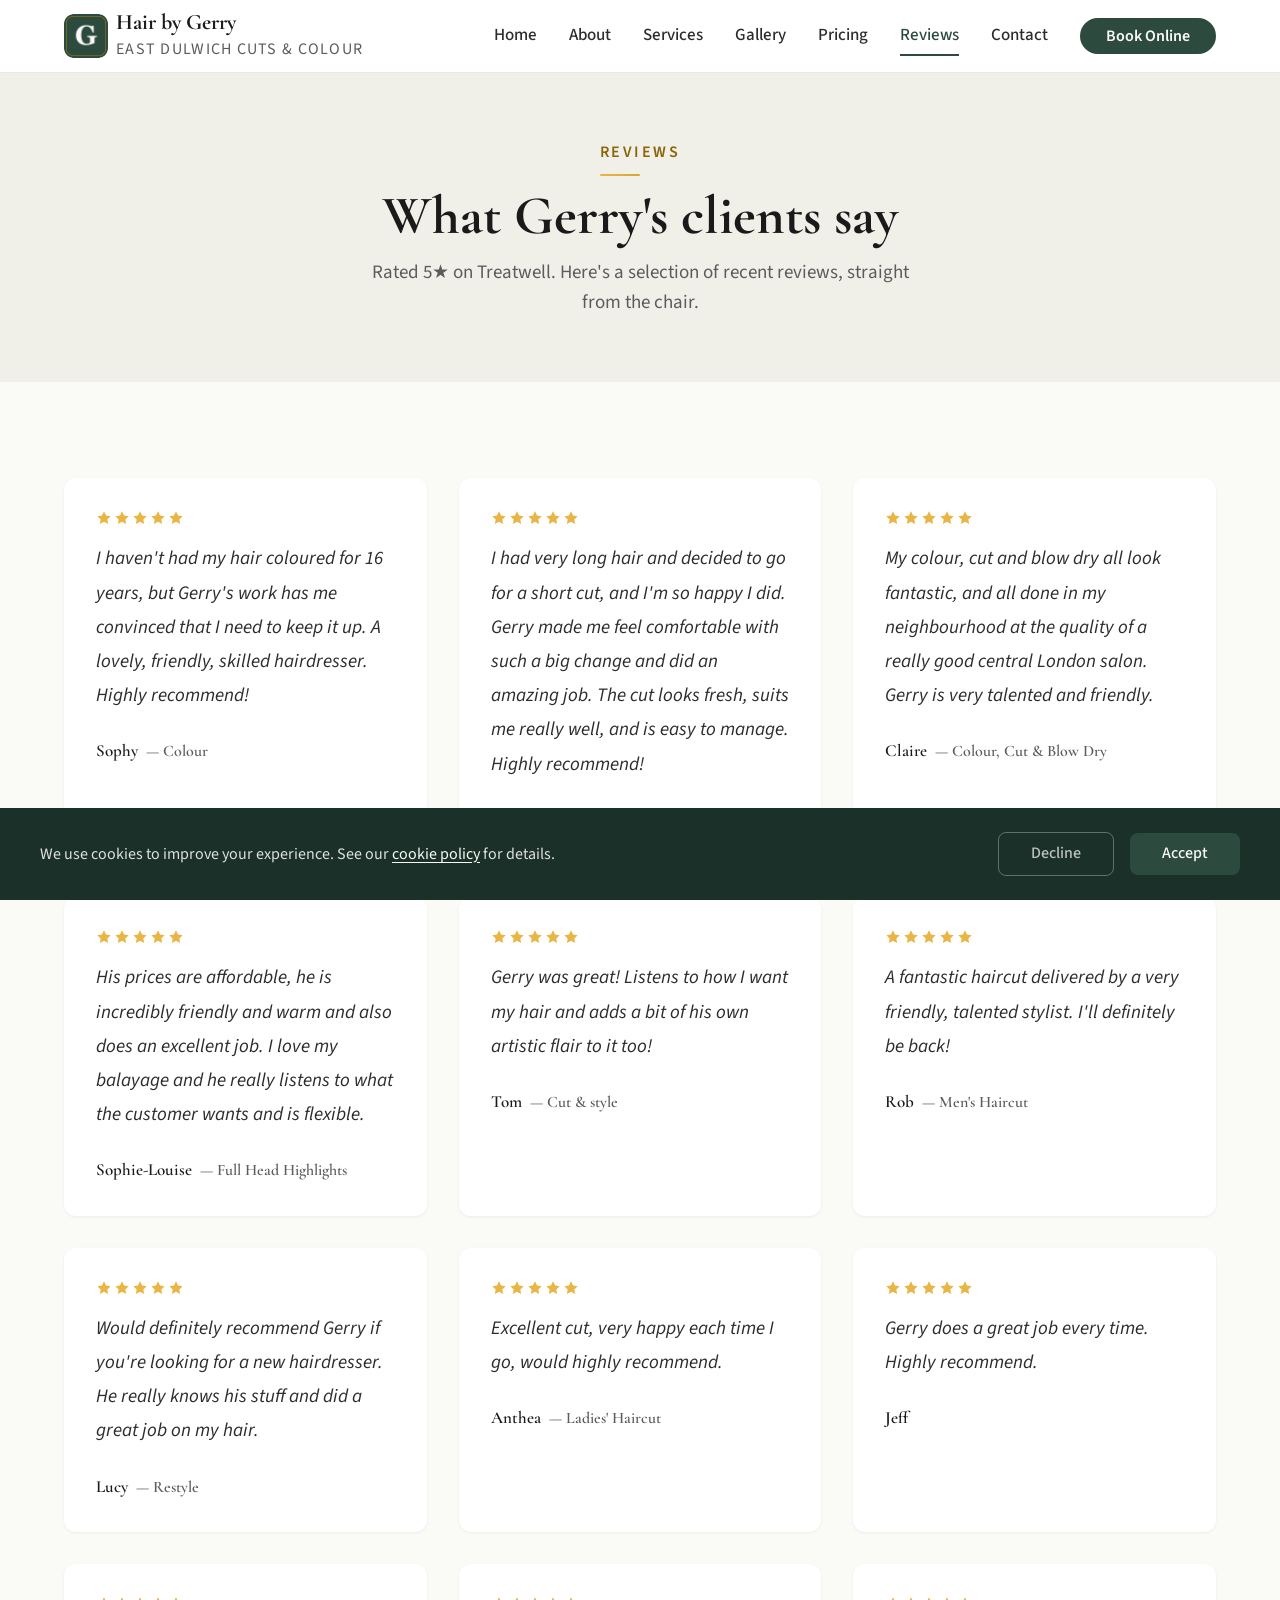
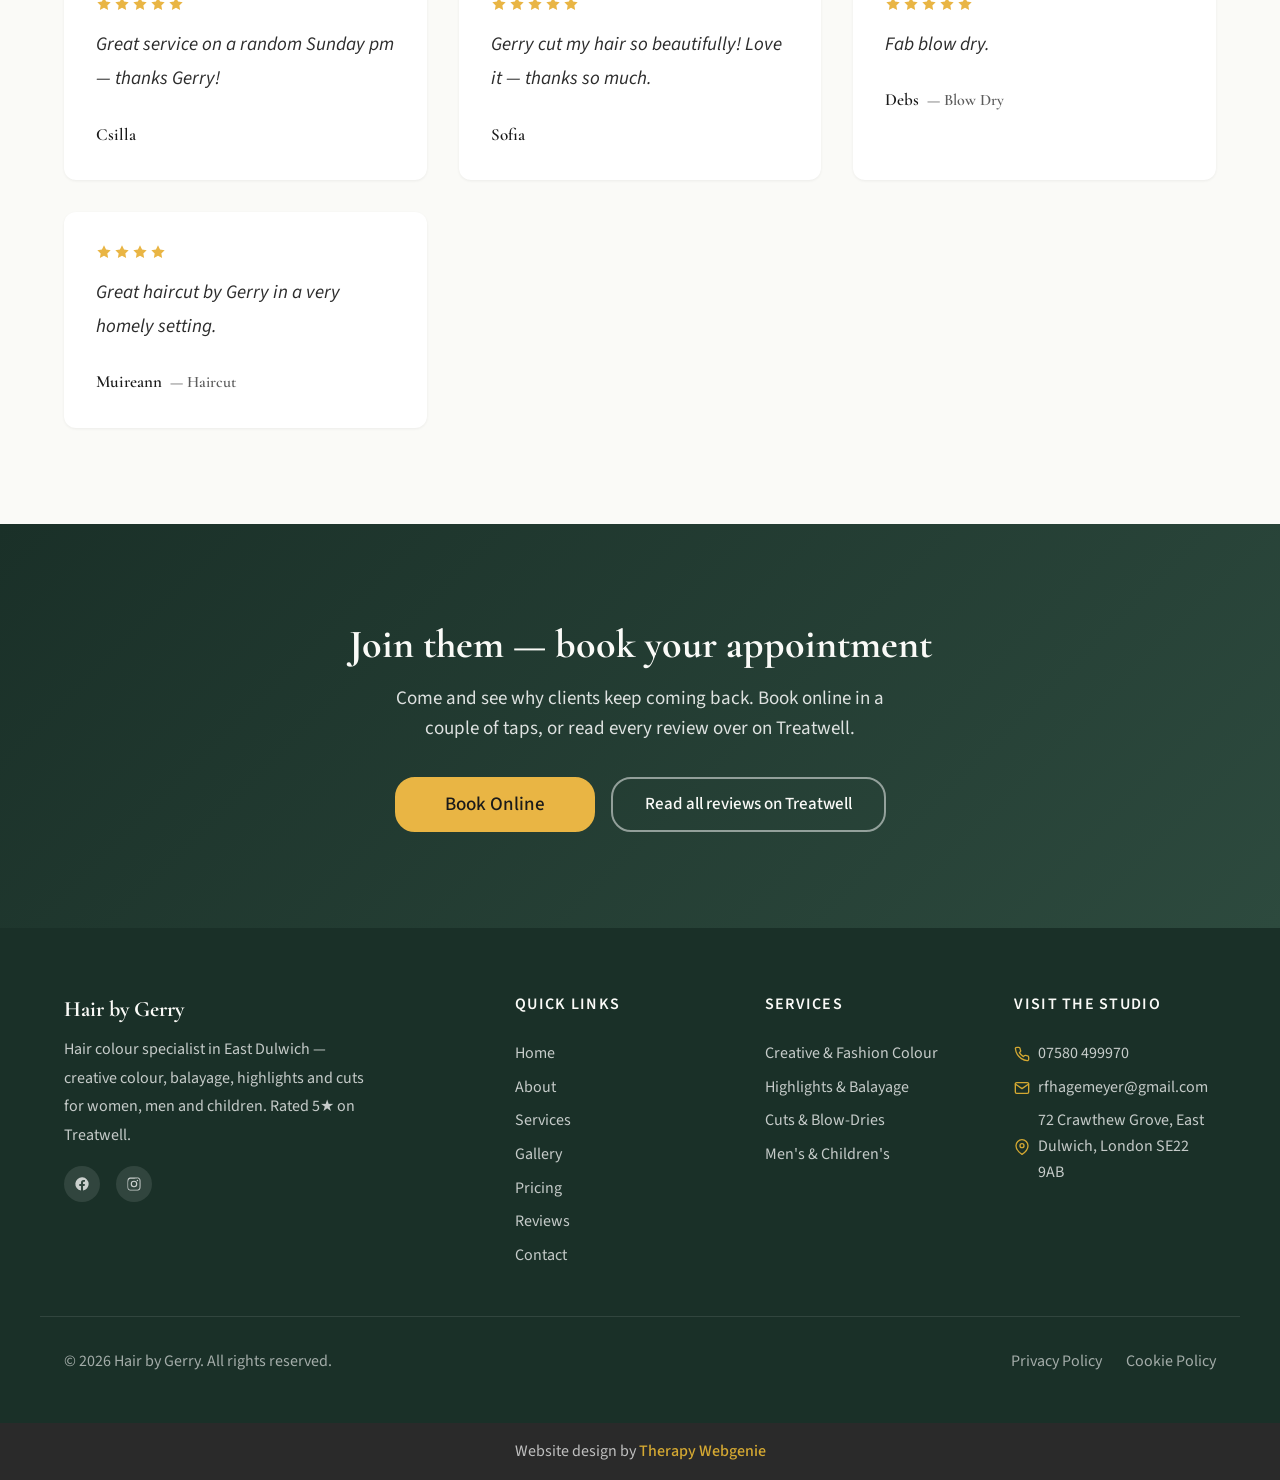
<file: reviews.html>
<!DOCTYPE html>
<html lang="en">
<head>
  <meta charset="UTF-8">
  <meta name="viewport" content="width=device-width, initial-scale=1.0">
  <meta name="description" content="Recent 5★ reviews for Hair by Gerry in East Dulwich — what clients say about Gerry's colour, balayage and cuts.">
  <meta name="author" content="Hair by Gerry">
  <meta name="robots" content="max-image-preview:large">
  <title>Reviews — Hair by Gerry, East Dulwich</title>

  <link rel="canonical" href="https://www.hairbygerry.co.uk/reviews.html">

  <meta property="og:type" content="website">
  <meta property="og:url" content="https://www.hairbygerry.co.uk/reviews.html">
  <meta property="og:title" content="Reviews — Hair by Gerry, East Dulwich">
  <meta property="og:description" content="What clients say about Hair by Gerry in East Dulwich — rated 5★ on Treatwell.">
  <meta property="og:image" content="https://www.hairbygerry.co.uk/images/Hair-1.jpg">

  <meta name="twitter:card" content="summary_large_image">
  <meta name="twitter:title" content="Reviews — Hair by Gerry, East Dulwich">
  <meta name="twitter:description" content="What clients say about Hair by Gerry in East Dulwich — rated 5★ on Treatwell.">
  <meta name="twitter:image" content="https://www.hairbygerry.co.uk/images/Hair-1.jpg">

  <link rel="icon" href="images/favicon.png" type="image/png" sizes="96x96">
  <link rel="apple-touch-icon" href="images/apple-touch-icon.png">

  <link rel="preconnect" href="https://fonts.googleapis.com">
  <link rel="preconnect" href="https://fonts.gstatic.com" crossorigin>

  <link rel="stylesheet" href="css/base.css?v=1725">
  <link rel="stylesheet" href="css/components.css?v=1725">
  <link rel="stylesheet" href="css/theme.css?v=1725">
  <!-- PROFILE:schema -->
  <script type="application/ld+json">
  {
    "@context": "https://schema.org",
    "@type": "HairSalon",
    "name": "Hair by Gerry",
    "description": "Hair colour specialist in East Dulwich, London — creative colour, balayage, highlights and cuts for women, men and children.",
    "url": "https://www.hairbygerry.co.uk",
    "telephone": "07580 499970",
    "email": "rfhagemeyer@gmail.com",
    "address": {
      "@type": "PostalAddress",
      "streetAddress": "72 Crawthew Grove",
      "addressLocality": "East Dulwich, London",
      "postalCode": "SE22 9AB",
      "addressCountry": "GB"
    },
    "openingHours": [
      "Mo-Fr 11:00-20:00",
      "Sa 10:00-19:00",
      "Su 11:00-18:00"
    ],
    "image": "https://www.hairbygerry.co.uk/images/Hair-1.jpg",
    "priceRange": "££"
  }
  </script>
  <!-- /PROFILE:schema -->
<script type="application/ld+json" data-te-schema="1">
{
    "@context": "https://schema.org",
    "@graph": [
        {
            "@type": "BreadcrumbList",
            "@id": "https://www.hairbygerry.co.uk/reviews.html#breadcrumb",
            "itemListElement": [
                {
                    "@type": "ListItem",
                    "position": 1,
                    "name": "Home",
                    "item": "https://www.hairbygerry.co.uk/"
                },
                {
                    "@type": "ListItem",
                    "position": 2,
                    "name": "Reviews",
                    "item": "https://www.hairbygerry.co.uk/reviews.html"
                }
            ]
        }
    ]
}
</script>
<!-- BEACON -->
<script>(function(){try{var u="https:\/\/editmy.site\/api\/hit\/12";var d=JSON.stringify({p:location.pathname,r:document.referrer});if(navigator.sendBeacon){navigator.sendBeacon(u,d);}else{fetch(u,{method:"POST",keepalive:true,body:d});}}catch(e){}})();</script>
<!-- /BEACON -->
</head>
<body>

  <a href="#main" class="skip-link">Skip to main content</a>

  <!-- SECTION: nav -->
  <nav class="nav" role="navigation" aria-label="Main navigation">
    <div class="container nav__inner">
      <a href="./" class="nav__brand nav__brand--inline">
        <!-- PROFILE:logo --><img src="images/logo-mark.png" class="nav__logo" alt="Hair by Gerry logo"><!-- /PROFILE:logo -->
        <div class="nav__brand-text">
          <span class="nav__name"><!-- PROFILE:site_title -->Hair by Gerry<!-- /PROFILE:site_title --></span>
          <span class="nav__title"><!-- PROFILE:site_slogan -->East Dulwich Cuts & Colour<!-- /PROFILE:site_slogan --></span>
        </div>
      </a>
      <div class="nav__links">
        <a href="./" class="nav__link">Home</a>
        <a href="about.html" class="nav__link">About</a>
        <a href="services.html" class="nav__link">Services</a>
        <a href="gallery.html" class="nav__link">Gallery</a>
        <a href="pricing.html" class="nav__link">Pricing</a>
        <a href="reviews.html" class="nav__link nav__link--active">Reviews</a>
        <a href="contact.html" class="nav__link">Contact</a>
        <a href="https://hairbygerry.mytreatwell.co.uk/" onclick="if(window.wahanda){wahanda.openOnlineBookingWidget('https://widget.treatwell.co.uk/place/380106/menu/');return false;}" class="btn btn--primary nav__cta" target="_blank" rel="noopener">Book Online</a>
      </div>
      <button class="nav__toggle" aria-label="Toggle menu" aria-expanded="false" aria-controls="mobile-menu">
        <span class="nav__toggle-bar"></span>
        <span class="nav__toggle-bar"></span>
        <span class="nav__toggle-bar"></span>
      </button>
    </div>
    <div class="nav__mobile" id="mobile-menu" role="menu">
      <a href="./" class="nav__link" role="menuitem">Home</a>
      <a href="about.html" class="nav__link" role="menuitem">About</a>
      <a href="services.html" class="nav__link" role="menuitem">Services</a>
      <a href="gallery.html" class="nav__link" role="menuitem">Gallery</a>
      <a href="pricing.html" class="nav__link" role="menuitem">Pricing</a>
        <a href="reviews.html" class="nav__link nav__link--active" role="menuitem">Reviews</a>
      <a href="contact.html" class="nav__link" role="menuitem">Contact</a>
      <a href="https://hairbygerry.mytreatwell.co.uk/" onclick="if(window.wahanda){wahanda.openOnlineBookingWidget('https://widget.treatwell.co.uk/place/380106/menu/');return false;}" class="btn btn--primary" role="menuitem" target="_blank" rel="noopener">Book Online</a>
    </div>
  </nav>
  <!-- /SECTION: nav -->

  <!-- Compact scroll header -->
  <div class="nav-scroll" aria-hidden="true">
    <div class="container nav-scroll__inner">
      <div class="nav-scroll__brand">
        <span class="nav-scroll__name"><!-- PROFILE:site_title -->Hair by Gerry<!-- /PROFILE:site_title --></span>
        <span class="nav-scroll__title"><!-- PROFILE:site_slogan -->East Dulwich Cuts & Colour<!-- /PROFILE:site_slogan --></span>
      </div>
      <div class="nav-scroll__right">
        <a href="tel:07580499970" class="nav-scroll__phone">
          <svg xmlns="http://www.w3.org/2000/svg" viewBox="0 0 24 24" fill="none" stroke="currentColor" stroke-width="2" stroke-linecap="round" stroke-linejoin="round"><path d="M22 16.92v3a2 2 0 0 1-2.18 2 19.79 19.79 0 0 1-8.63-3.07 19.5 19.5 0 0 1-6-6 19.79 19.79 0 0 1-3.07-8.67A2 2 0 0 1 4.11 2h3a2 2 0 0 1 2 1.72c.127.96.361 1.903.7 2.81a2 2 0 0 1-.45 2.11L8.09 9.91a16 16 0 0 0 6 6l1.27-1.27a2 2 0 0 1 2.11-.45c.907.339 1.85.573 2.81.7A2 2 0 0 1 22 16.92z"></path></svg>
          07580 499970
        </a>
        <a href="https://hairbygerry.mytreatwell.co.uk/" onclick="if(window.wahanda){wahanda.openOnlineBookingWidget('https://widget.treatwell.co.uk/place/380106/menu/');return false;}" class="btn btn--primary" target="_blank" rel="noopener" style="padding: 8px 18px;">Book Online</a>
        <button class="nav-scroll__toggle" aria-label="Toggle menu">
          <span class="nav-scroll__toggle-bar"></span>
          <span class="nav-scroll__toggle-bar"></span>
          <span class="nav-scroll__toggle-bar"></span>
        </button>
      </div>
    </div>
  </div>

  <main id="main">

    <!-- SECTION: page-header -->
    <section class="page-header">
      <div class="container">
        <span class="section-label">Reviews</span>
        <h1>What Gerry's clients say</h1>
        <p>Rated 5★ on Treatwell. Here's a selection of recent reviews, straight from the chair.</p>
      </div>
    </section>
    <!-- /SECTION: page-header -->

    <!-- SECTION: reviews -->
    <section class="section reveal">
      <div class="container grid grid--3">
        <div class="testimonial testimonial--card">
          <div class="testimonial__stars">
            <svg viewBox="0 0 24 24"><path d="M12 2l3.09 6.26L22 9.27l-5 4.87 1.18 6.88L12 17.77l-6.18 3.25L7 14.14 2 9.27l6.91-1.01L12 2z"/></svg>
            <svg viewBox="0 0 24 24"><path d="M12 2l3.09 6.26L22 9.27l-5 4.87 1.18 6.88L12 17.77l-6.18 3.25L7 14.14 2 9.27l6.91-1.01L12 2z"/></svg>
            <svg viewBox="0 0 24 24"><path d="M12 2l3.09 6.26L22 9.27l-5 4.87 1.18 6.88L12 17.77l-6.18 3.25L7 14.14 2 9.27l6.91-1.01L12 2z"/></svg>
            <svg viewBox="0 0 24 24"><path d="M12 2l3.09 6.26L22 9.27l-5 4.87 1.18 6.88L12 17.77l-6.18 3.25L7 14.14 2 9.27l6.91-1.01L12 2z"/></svg>
            <svg viewBox="0 0 24 24"><path d="M12 2l3.09 6.26L22 9.27l-5 4.87 1.18 6.88L12 17.77l-6.18 3.25L7 14.14 2 9.27l6.91-1.01L12 2z"/></svg>
          </div>
          <p class="testimonial__quote">I haven't had my hair coloured for 16 years, but Gerry's work has me convinced that I need to keep it up. A lovely, friendly, skilled hairdresser. Highly recommend!</p>
          <p class="testimonial__author">Sophy <span class="testimonial__detail" style="display:inline; margin-left: 0.25em;">— Colour</span></p>
        </div>
        <div class="testimonial testimonial--card">
          <div class="testimonial__stars">
            <svg viewBox="0 0 24 24"><path d="M12 2l3.09 6.26L22 9.27l-5 4.87 1.18 6.88L12 17.77l-6.18 3.25L7 14.14 2 9.27l6.91-1.01L12 2z"/></svg>
            <svg viewBox="0 0 24 24"><path d="M12 2l3.09 6.26L22 9.27l-5 4.87 1.18 6.88L12 17.77l-6.18 3.25L7 14.14 2 9.27l6.91-1.01L12 2z"/></svg>
            <svg viewBox="0 0 24 24"><path d="M12 2l3.09 6.26L22 9.27l-5 4.87 1.18 6.88L12 17.77l-6.18 3.25L7 14.14 2 9.27l6.91-1.01L12 2z"/></svg>
            <svg viewBox="0 0 24 24"><path d="M12 2l3.09 6.26L22 9.27l-5 4.87 1.18 6.88L12 17.77l-6.18 3.25L7 14.14 2 9.27l6.91-1.01L12 2z"/></svg>
            <svg viewBox="0 0 24 24"><path d="M12 2l3.09 6.26L22 9.27l-5 4.87 1.18 6.88L12 17.77l-6.18 3.25L7 14.14 2 9.27l6.91-1.01L12 2z"/></svg>
          </div>
          <p class="testimonial__quote">I had very long hair and decided to go for a short cut, and I'm so happy I did. Gerry made me feel comfortable with such a big change and did an amazing job. The cut looks fresh, suits me really well, and is easy to manage. Highly recommend!</p>
          <p class="testimonial__author">Viviane <span class="testimonial__detail" style="display:inline; margin-left: 0.25em;">— Restyle</span></p>
        </div>
        <div class="testimonial testimonial--card">
          <div class="testimonial__stars">
            <svg viewBox="0 0 24 24"><path d="M12 2l3.09 6.26L22 9.27l-5 4.87 1.18 6.88L12 17.77l-6.18 3.25L7 14.14 2 9.27l6.91-1.01L12 2z"/></svg>
            <svg viewBox="0 0 24 24"><path d="M12 2l3.09 6.26L22 9.27l-5 4.87 1.18 6.88L12 17.77l-6.18 3.25L7 14.14 2 9.27l6.91-1.01L12 2z"/></svg>
            <svg viewBox="0 0 24 24"><path d="M12 2l3.09 6.26L22 9.27l-5 4.87 1.18 6.88L12 17.77l-6.18 3.25L7 14.14 2 9.27l6.91-1.01L12 2z"/></svg>
            <svg viewBox="0 0 24 24"><path d="M12 2l3.09 6.26L22 9.27l-5 4.87 1.18 6.88L12 17.77l-6.18 3.25L7 14.14 2 9.27l6.91-1.01L12 2z"/></svg>
            <svg viewBox="0 0 24 24"><path d="M12 2l3.09 6.26L22 9.27l-5 4.87 1.18 6.88L12 17.77l-6.18 3.25L7 14.14 2 9.27l6.91-1.01L12 2z"/></svg>
          </div>
          <p class="testimonial__quote">My colour, cut and blow dry all look fantastic, and all done in my neighbourhood at the quality of a really good central London salon. Gerry is very talented and friendly.</p>
          <p class="testimonial__author">Claire <span class="testimonial__detail" style="display:inline; margin-left: 0.25em;">— Colour, Cut & Blow Dry</span></p>
        </div>
        <div class="testimonial testimonial--card">
          <div class="testimonial__stars">
            <svg viewBox="0 0 24 24"><path d="M12 2l3.09 6.26L22 9.27l-5 4.87 1.18 6.88L12 17.77l-6.18 3.25L7 14.14 2 9.27l6.91-1.01L12 2z"/></svg>
            <svg viewBox="0 0 24 24"><path d="M12 2l3.09 6.26L22 9.27l-5 4.87 1.18 6.88L12 17.77l-6.18 3.25L7 14.14 2 9.27l6.91-1.01L12 2z"/></svg>
            <svg viewBox="0 0 24 24"><path d="M12 2l3.09 6.26L22 9.27l-5 4.87 1.18 6.88L12 17.77l-6.18 3.25L7 14.14 2 9.27l6.91-1.01L12 2z"/></svg>
            <svg viewBox="0 0 24 24"><path d="M12 2l3.09 6.26L22 9.27l-5 4.87 1.18 6.88L12 17.77l-6.18 3.25L7 14.14 2 9.27l6.91-1.01L12 2z"/></svg>
            <svg viewBox="0 0 24 24"><path d="M12 2l3.09 6.26L22 9.27l-5 4.87 1.18 6.88L12 17.77l-6.18 3.25L7 14.14 2 9.27l6.91-1.01L12 2z"/></svg>
          </div>
          <p class="testimonial__quote">His prices are affordable, he is incredibly friendly and warm and also does an excellent job. I love my balayage and he really listens to what the customer wants and is flexible.</p>
          <p class="testimonial__author">Sophie-Louise <span class="testimonial__detail" style="display:inline; margin-left: 0.25em;">— Full Head Highlights</span></p>
        </div>
        <div class="testimonial testimonial--card">
          <div class="testimonial__stars">
            <svg viewBox="0 0 24 24"><path d="M12 2l3.09 6.26L22 9.27l-5 4.87 1.18 6.88L12 17.77l-6.18 3.25L7 14.14 2 9.27l6.91-1.01L12 2z"/></svg>
            <svg viewBox="0 0 24 24"><path d="M12 2l3.09 6.26L22 9.27l-5 4.87 1.18 6.88L12 17.77l-6.18 3.25L7 14.14 2 9.27l6.91-1.01L12 2z"/></svg>
            <svg viewBox="0 0 24 24"><path d="M12 2l3.09 6.26L22 9.27l-5 4.87 1.18 6.88L12 17.77l-6.18 3.25L7 14.14 2 9.27l6.91-1.01L12 2z"/></svg>
            <svg viewBox="0 0 24 24"><path d="M12 2l3.09 6.26L22 9.27l-5 4.87 1.18 6.88L12 17.77l-6.18 3.25L7 14.14 2 9.27l6.91-1.01L12 2z"/></svg>
            <svg viewBox="0 0 24 24"><path d="M12 2l3.09 6.26L22 9.27l-5 4.87 1.18 6.88L12 17.77l-6.18 3.25L7 14.14 2 9.27l6.91-1.01L12 2z"/></svg>
          </div>
          <p class="testimonial__quote">Gerry was great! Listens to how I want my hair and adds a bit of his own artistic flair to it too!</p>
          <p class="testimonial__author">Tom <span class="testimonial__detail" style="display:inline; margin-left: 0.25em;">— Cut & style</span></p>
        </div>
        <div class="testimonial testimonial--card">
          <div class="testimonial__stars">
            <svg viewBox="0 0 24 24"><path d="M12 2l3.09 6.26L22 9.27l-5 4.87 1.18 6.88L12 17.77l-6.18 3.25L7 14.14 2 9.27l6.91-1.01L12 2z"/></svg>
            <svg viewBox="0 0 24 24"><path d="M12 2l3.09 6.26L22 9.27l-5 4.87 1.18 6.88L12 17.77l-6.18 3.25L7 14.14 2 9.27l6.91-1.01L12 2z"/></svg>
            <svg viewBox="0 0 24 24"><path d="M12 2l3.09 6.26L22 9.27l-5 4.87 1.18 6.88L12 17.77l-6.18 3.25L7 14.14 2 9.27l6.91-1.01L12 2z"/></svg>
            <svg viewBox="0 0 24 24"><path d="M12 2l3.09 6.26L22 9.27l-5 4.87 1.18 6.88L12 17.77l-6.18 3.25L7 14.14 2 9.27l6.91-1.01L12 2z"/></svg>
            <svg viewBox="0 0 24 24"><path d="M12 2l3.09 6.26L22 9.27l-5 4.87 1.18 6.88L12 17.77l-6.18 3.25L7 14.14 2 9.27l6.91-1.01L12 2z"/></svg>
          </div>
          <p class="testimonial__quote">A fantastic haircut delivered by a very friendly, talented stylist. I'll definitely be back!</p>
          <p class="testimonial__author">Rob <span class="testimonial__detail" style="display:inline; margin-left: 0.25em;">— Men's Haircut</span></p>
        </div>
        <div class="testimonial testimonial--card">
          <div class="testimonial__stars">
            <svg viewBox="0 0 24 24"><path d="M12 2l3.09 6.26L22 9.27l-5 4.87 1.18 6.88L12 17.77l-6.18 3.25L7 14.14 2 9.27l6.91-1.01L12 2z"/></svg>
            <svg viewBox="0 0 24 24"><path d="M12 2l3.09 6.26L22 9.27l-5 4.87 1.18 6.88L12 17.77l-6.18 3.25L7 14.14 2 9.27l6.91-1.01L12 2z"/></svg>
            <svg viewBox="0 0 24 24"><path d="M12 2l3.09 6.26L22 9.27l-5 4.87 1.18 6.88L12 17.77l-6.18 3.25L7 14.14 2 9.27l6.91-1.01L12 2z"/></svg>
            <svg viewBox="0 0 24 24"><path d="M12 2l3.09 6.26L22 9.27l-5 4.87 1.18 6.88L12 17.77l-6.18 3.25L7 14.14 2 9.27l6.91-1.01L12 2z"/></svg>
            <svg viewBox="0 0 24 24"><path d="M12 2l3.09 6.26L22 9.27l-5 4.87 1.18 6.88L12 17.77l-6.18 3.25L7 14.14 2 9.27l6.91-1.01L12 2z"/></svg>
          </div>
          <p class="testimonial__quote">Would definitely recommend Gerry if you're looking for a new hairdresser. He really knows his stuff and did a great job on my hair.</p>
          <p class="testimonial__author">Lucy <span class="testimonial__detail" style="display:inline; margin-left: 0.25em;">— Restyle</span></p>
        </div>
        <div class="testimonial testimonial--card">
          <div class="testimonial__stars">
            <svg viewBox="0 0 24 24"><path d="M12 2l3.09 6.26L22 9.27l-5 4.87 1.18 6.88L12 17.77l-6.18 3.25L7 14.14 2 9.27l6.91-1.01L12 2z"/></svg>
            <svg viewBox="0 0 24 24"><path d="M12 2l3.09 6.26L22 9.27l-5 4.87 1.18 6.88L12 17.77l-6.18 3.25L7 14.14 2 9.27l6.91-1.01L12 2z"/></svg>
            <svg viewBox="0 0 24 24"><path d="M12 2l3.09 6.26L22 9.27l-5 4.87 1.18 6.88L12 17.77l-6.18 3.25L7 14.14 2 9.27l6.91-1.01L12 2z"/></svg>
            <svg viewBox="0 0 24 24"><path d="M12 2l3.09 6.26L22 9.27l-5 4.87 1.18 6.88L12 17.77l-6.18 3.25L7 14.14 2 9.27l6.91-1.01L12 2z"/></svg>
            <svg viewBox="0 0 24 24"><path d="M12 2l3.09 6.26L22 9.27l-5 4.87 1.18 6.88L12 17.77l-6.18 3.25L7 14.14 2 9.27l6.91-1.01L12 2z"/></svg>
          </div>
          <p class="testimonial__quote">Excellent cut, very happy each time I go, would highly recommend.</p>
          <p class="testimonial__author">Anthea <span class="testimonial__detail" style="display:inline; margin-left: 0.25em;">— Ladies' Haircut</span></p>
        </div>
        <div class="testimonial testimonial--card">
          <div class="testimonial__stars">
            <svg viewBox="0 0 24 24"><path d="M12 2l3.09 6.26L22 9.27l-5 4.87 1.18 6.88L12 17.77l-6.18 3.25L7 14.14 2 9.27l6.91-1.01L12 2z"/></svg>
            <svg viewBox="0 0 24 24"><path d="M12 2l3.09 6.26L22 9.27l-5 4.87 1.18 6.88L12 17.77l-6.18 3.25L7 14.14 2 9.27l6.91-1.01L12 2z"/></svg>
            <svg viewBox="0 0 24 24"><path d="M12 2l3.09 6.26L22 9.27l-5 4.87 1.18 6.88L12 17.77l-6.18 3.25L7 14.14 2 9.27l6.91-1.01L12 2z"/></svg>
            <svg viewBox="0 0 24 24"><path d="M12 2l3.09 6.26L22 9.27l-5 4.87 1.18 6.88L12 17.77l-6.18 3.25L7 14.14 2 9.27l6.91-1.01L12 2z"/></svg>
            <svg viewBox="0 0 24 24"><path d="M12 2l3.09 6.26L22 9.27l-5 4.87 1.18 6.88L12 17.77l-6.18 3.25L7 14.14 2 9.27l6.91-1.01L12 2z"/></svg>
          </div>
          <p class="testimonial__quote">Gerry does a great job every time. Highly recommend.</p>
          <p class="testimonial__author">Jeff</p>
        </div>
        <div class="testimonial testimonial--card">
          <div class="testimonial__stars">
            <svg viewBox="0 0 24 24"><path d="M12 2l3.09 6.26L22 9.27l-5 4.87 1.18 6.88L12 17.77l-6.18 3.25L7 14.14 2 9.27l6.91-1.01L12 2z"/></svg>
            <svg viewBox="0 0 24 24"><path d="M12 2l3.09 6.26L22 9.27l-5 4.87 1.18 6.88L12 17.77l-6.18 3.25L7 14.14 2 9.27l6.91-1.01L12 2z"/></svg>
            <svg viewBox="0 0 24 24"><path d="M12 2l3.09 6.26L22 9.27l-5 4.87 1.18 6.88L12 17.77l-6.18 3.25L7 14.14 2 9.27l6.91-1.01L12 2z"/></svg>
            <svg viewBox="0 0 24 24"><path d="M12 2l3.09 6.26L22 9.27l-5 4.87 1.18 6.88L12 17.77l-6.18 3.25L7 14.14 2 9.27l6.91-1.01L12 2z"/></svg>
            <svg viewBox="0 0 24 24"><path d="M12 2l3.09 6.26L22 9.27l-5 4.87 1.18 6.88L12 17.77l-6.18 3.25L7 14.14 2 9.27l6.91-1.01L12 2z"/></svg>
          </div>
          <p class="testimonial__quote">Great service on a random Sunday pm — thanks Gerry!</p>
          <p class="testimonial__author">Csilla</p>
        </div>
        <div class="testimonial testimonial--card">
          <div class="testimonial__stars">
            <svg viewBox="0 0 24 24"><path d="M12 2l3.09 6.26L22 9.27l-5 4.87 1.18 6.88L12 17.77l-6.18 3.25L7 14.14 2 9.27l6.91-1.01L12 2z"/></svg>
            <svg viewBox="0 0 24 24"><path d="M12 2l3.09 6.26L22 9.27l-5 4.87 1.18 6.88L12 17.77l-6.18 3.25L7 14.14 2 9.27l6.91-1.01L12 2z"/></svg>
            <svg viewBox="0 0 24 24"><path d="M12 2l3.09 6.26L22 9.27l-5 4.87 1.18 6.88L12 17.77l-6.18 3.25L7 14.14 2 9.27l6.91-1.01L12 2z"/></svg>
            <svg viewBox="0 0 24 24"><path d="M12 2l3.09 6.26L22 9.27l-5 4.87 1.18 6.88L12 17.77l-6.18 3.25L7 14.14 2 9.27l6.91-1.01L12 2z"/></svg>
            <svg viewBox="0 0 24 24"><path d="M12 2l3.09 6.26L22 9.27l-5 4.87 1.18 6.88L12 17.77l-6.18 3.25L7 14.14 2 9.27l6.91-1.01L12 2z"/></svg>
          </div>
          <p class="testimonial__quote">Gerry cut my hair so beautifully! Love it — thanks so much.</p>
          <p class="testimonial__author">Sofia</p>
        </div>
        <div class="testimonial testimonial--card">
          <div class="testimonial__stars">
            <svg viewBox="0 0 24 24"><path d="M12 2l3.09 6.26L22 9.27l-5 4.87 1.18 6.88L12 17.77l-6.18 3.25L7 14.14 2 9.27l6.91-1.01L12 2z"/></svg>
            <svg viewBox="0 0 24 24"><path d="M12 2l3.09 6.26L22 9.27l-5 4.87 1.18 6.88L12 17.77l-6.18 3.25L7 14.14 2 9.27l6.91-1.01L12 2z"/></svg>
            <svg viewBox="0 0 24 24"><path d="M12 2l3.09 6.26L22 9.27l-5 4.87 1.18 6.88L12 17.77l-6.18 3.25L7 14.14 2 9.27l6.91-1.01L12 2z"/></svg>
            <svg viewBox="0 0 24 24"><path d="M12 2l3.09 6.26L22 9.27l-5 4.87 1.18 6.88L12 17.77l-6.18 3.25L7 14.14 2 9.27l6.91-1.01L12 2z"/></svg>
            <svg viewBox="0 0 24 24"><path d="M12 2l3.09 6.26L22 9.27l-5 4.87 1.18 6.88L12 17.77l-6.18 3.25L7 14.14 2 9.27l6.91-1.01L12 2z"/></svg>
          </div>
          <p class="testimonial__quote">Fab blow dry.</p>
          <p class="testimonial__author">Debs <span class="testimonial__detail" style="display:inline; margin-left: 0.25em;">— Blow Dry</span></p>
        </div>
        <div class="testimonial testimonial--card">
          <div class="testimonial__stars">
            <svg viewBox="0 0 24 24"><path d="M12 2l3.09 6.26L22 9.27l-5 4.87 1.18 6.88L12 17.77l-6.18 3.25L7 14.14 2 9.27l6.91-1.01L12 2z"/></svg>
            <svg viewBox="0 0 24 24"><path d="M12 2l3.09 6.26L22 9.27l-5 4.87 1.18 6.88L12 17.77l-6.18 3.25L7 14.14 2 9.27l6.91-1.01L12 2z"/></svg>
            <svg viewBox="0 0 24 24"><path d="M12 2l3.09 6.26L22 9.27l-5 4.87 1.18 6.88L12 17.77l-6.18 3.25L7 14.14 2 9.27l6.91-1.01L12 2z"/></svg>
            <svg viewBox="0 0 24 24"><path d="M12 2l3.09 6.26L22 9.27l-5 4.87 1.18 6.88L12 17.77l-6.18 3.25L7 14.14 2 9.27l6.91-1.01L12 2z"/></svg>
          </div>
          <p class="testimonial__quote">Great haircut by Gerry in a very homely setting.</p>
          <p class="testimonial__author">Muireann <span class="testimonial__detail" style="display:inline; margin-left: 0.25em;">— Haircut</span></p>
        </div>
      </div>
    </section>
    <!-- /SECTION: reviews -->

    <!-- SECTION: cta -->
    <section class="section cta-banner reveal">
      <div class="container text-center">
        <h2>Join them — book your appointment</h2>
        <p>Come and see why clients keep coming back. Book online in a couple of taps, or read every review over on Treatwell.</p>
        <div class="cta-banner__buttons">
          <a href="https://hairbygerry.mytreatwell.co.uk/" onclick="if(window.wahanda){wahanda.openOnlineBookingWidget('https://widget.treatwell.co.uk/place/380106/menu/');return false;}" class="btn btn--accent" target="_blank" rel="noopener">Book Online</a>
          <a href="https://hairbygerry.mytreatwell.co.uk/reviews.html" class="btn btn--secondary" target="_blank" rel="noopener">Read all reviews on Treatwell</a>
        </div>
      </div>
    </section>
    <!-- /SECTION: cta -->

  </main>

  <!-- SECTION: footer -->
  <footer class="footer">
    <div class="container footer__inner">
      <div class="footer__brand">
        <p class="footer__brand-name">Hair by Gerry</p>
        <p class="footer__brand-text">Hair colour specialist in East Dulwich — creative colour, balayage, highlights and cuts for women, men and children. Rated 5★ on Treatwell.</p>
        <div class="footer__social">
          <a href="https://www.facebook.com/HairByGerry/" aria-label="Hair by Gerry on Facebook" target="_blank" rel="noopener">
            <!-- PROFILE:social_facebook --><svg xmlns="http://www.w3.org/2000/svg" viewBox="0 0 24 24" fill="currentColor"><path d="M22 12a10 10 0 1 0-11.56 9.88v-6.99H7.9V12h2.54V9.8c0-2.5 1.49-3.89 3.78-3.89 1.09 0 2.24.2 2.24.2v2.46h-1.26c-1.24 0-1.63.77-1.63 1.56V12h2.78l-.44 2.89h-2.34v6.99A10 10 0 0 0 22 12z"/></svg><!-- /PROFILE:social_facebook -->
          </a>
          <a href="https://www.instagram.com/hairbygerry/" aria-label="Hair by Gerry on Instagram" target="_blank" rel="noopener">
            <!-- PROFILE:social_instagram --><svg xmlns="http://www.w3.org/2000/svg" viewBox="0 0 24 24" fill="currentColor"><path d="M12 2.2c3.2 0 3.58.01 4.85.07 1.17.05 1.8.25 2.23.41.56.22.96.48 1.38.9.42.42.68.82.9 1.38.16.43.36 1.06.41 2.23.06 1.27.07 1.65.07 4.85s-.01 3.58-.07 4.85c-.05 1.17-.25 1.8-.41 2.23-.22.56-.48.96-.9 1.38-.42.42-.82.68-1.38.9-.43.16-1.06.36-2.23.41-1.27.06-1.65.07-4.85.07s-3.58-.01-4.85-.07c-1.17-.05-1.8-.25-2.23-.41a3.7 3.7 0 0 1-1.38-.9 3.7 3.7 0 0 1-.9-1.38c-.16-.43-.36-1.06-.41-2.23C2.21 15.58 2.2 15.2 2.2 12s.01-3.58.07-4.85c.05-1.17.25-1.8.41-2.23.22-.56.48-.96.9-1.38.42-.42.82-.68 1.38-.9.43-.16 1.06-.36 2.23-.41C8.42 2.21 8.8 2.2 12 2.2zm0 1.8c-3.15 0-3.5.01-4.74.07-.9.04-1.39.19-1.71.32-.43.17-.74.37-1.06.69-.32.32-.52.63-.69 1.06-.13.32-.28.81-.32 1.71C3.21 8.5 3.2 8.85 3.2 12s.01 3.5.07 4.74c.04.9.19 1.39.32 1.71.17.43.37.74.69 1.06.32.32.63.52 1.06.69.32.13.81.28 1.71.32 1.24.06 1.59.07 4.74.07s3.5-.01 4.74-.07c.9-.04 1.39-.19 1.71-.32.43-.17.74-.37 1.06-.69.32-.32.52-.63.69-1.06.13-.32.28-.81.32-1.71.06-1.24.07-1.59.07-4.74s-.01-3.5-.07-4.74c-.04-.9-.19-1.39-.32-1.71a2.85 2.85 0 0 0-.69-1.06 2.85 2.85 0 0 0-1.06-.69c-.32-.13-.81-.28-1.71-.32C15.5 4.01 15.15 4 12 4zm0 3.06A4.94 4.94 0 1 0 12 16.94 4.94 4.94 0 0 0 12 7.06zm0 8.14A3.2 3.2 0 1 1 12 8.8a3.2 3.2 0 0 1 0 6.4zm6.3-8.34a1.15 1.15 0 1 1-2.3 0 1.15 1.15 0 0 1 2.3 0z"/></svg><!-- /PROFILE:social_instagram -->
          </a>
        </div>
      </div>
      <div class="footer__col">
        <p class="footer__heading">Quick Links</p>
        <div class="footer__links">
          <a href="./" class="footer__link">Home</a>
          <a href="about.html" class="footer__link">About</a>
          <a href="services.html" class="footer__link">Services</a>
          <a href="gallery.html" class="footer__link">Gallery</a>
          <a href="pricing.html" class="footer__link">Pricing</a>
          <a href="reviews.html" class="footer__link">Reviews</a>
          <a href="contact.html" class="footer__link">Contact</a>
        </div>
      </div>
      <div class="footer__col">
        <p class="footer__heading">Services</p>
        <div class="footer__links">
          <a href="services.html#service-creative-colour" class="footer__link">Creative & Fashion Colour</a>
          <a href="services.html#service-highlights-balayage" class="footer__link">Highlights & Balayage</a>
          <a href="services.html#service-cuts-styling" class="footer__link">Cuts & Blow-Dries</a>
          <a href="services.html#service-mens-childrens" class="footer__link">Men's & Children's</a>
        </div>
      </div>
      <div class="footer__col">
        <p class="footer__heading">Visit the Studio</p>
        <div class="footer__contact-item">
          <svg xmlns="http://www.w3.org/2000/svg" viewBox="0 0 24 24" fill="none" stroke="currentColor" stroke-width="2" stroke-linecap="round" stroke-linejoin="round"><path d="M22 16.92v3a2 2 0 0 1-2.18 2 19.79 19.79 0 0 1-8.63-3.07 19.5 19.5 0 0 1-6-6 19.79 19.79 0 0 1-3.07-8.67A2 2 0 0 1 4.11 2h3a2 2 0 0 1 2 1.72 12.84 12.84 0 0 0 .7 2.81 2 2 0 0 1-.45 2.11L8.09 9.91a16 16 0 0 0 6 6l1.27-1.27a2 2 0 0 1 2.11-.45 12.84 12.84 0 0 0 2.81.7A2 2 0 0 1 22 16.92z"></path></svg>
          <!-- PROFILE:phone_landline --><span><a href="tel:07580499970">07580 499970</a></span><!-- /PROFILE:phone_landline -->
        </div>
        <div class="footer__contact-item">
          <svg xmlns="http://www.w3.org/2000/svg" viewBox="0 0 24 24" fill="none" stroke="currentColor" stroke-width="2" stroke-linecap="round" stroke-linejoin="round"><path d="M4 4h16c1.1 0 2 .9 2 2v12c0 1.1-.9 2-2 2H4c-1.1 0-2-.9-2-2V6c0-1.1.9-2 2-2z"></path><polyline points="22,6 12,13 2,6"></polyline></svg>
          <!-- PROFILE:email --><a href="mailto:rfhagemeyer@gmail.com">rfhagemeyer@gmail.com</a><!-- /PROFILE:email -->
        </div>
        <div class="footer__contact-item">
          <svg xmlns="http://www.w3.org/2000/svg" viewBox="0 0 24 24" fill="none" stroke="currentColor" stroke-width="2" stroke-linecap="round" stroke-linejoin="round"><path d="M21 10c0 7-9 13-9 13s-9-6-9-13a9 9 0 0 1 18 0z"></path><circle cx="12" cy="10" r="3"></circle></svg>
          <!-- PROFILE:address --><span>72 Crawthew Grove, East Dulwich, London SE22 9AB</span><!-- /PROFILE:address -->
        </div>
      </div>
    </div>
    <div class="container footer__bottom">
      <p class="footer__copyright">© <script>document.write(new Date().getFullYear())</script> Hair by Gerry. All rights reserved.</p>
      <div class="footer__legal">
        <a href="privacy.html">Privacy Policy</a>
        <a href="cookies-policy.html">Cookie Policy</a>
      </div>
    </div>
  </footer>
  <!-- /SECTION: footer -->

  <div class="site-credit">
    <p>Website design by <a href="https://www.therapywebgenie.com/website-design/" target="_blank" rel="noopener nofollow">Therapy Webgenie</a></p>
  </div>

  <!-- Cookie Consent -->
  <div class="cookie-banner" role="dialog" aria-label="Cookie consent">
    <div class="cookie-banner__inner">
      <p class="cookie-banner__text">We use cookies to improve your experience. See our <a href="cookies-policy.html">cookie policy</a> for details.</p>
      <div class="cookie-banner__buttons">
        <button class="cookie-banner__accept">Accept</button>
        <button class="cookie-banner__decline">Decline</button>
      </div>
    </div>
  </div>

  <!-- Back to Top -->
  <button class="back-to-top" aria-label="Back to top">
    <svg xmlns="http://www.w3.org/2000/svg" viewBox="0 0 24 24" fill="none" stroke="currentColor" stroke-width="2" stroke-linecap="round" stroke-linejoin="round"><polyline points="18 15 12 9 6 15"></polyline></svg>
  </button>

  <!-- Treatwell online-booking widget — opens Gerry's booking menu in an overlay (graceful fallback to his Treatwell page if it can't load) -->
  <script src="https://widget.treatwell.co.uk/common/venue-menu/javascript/widget-button.js?v1"></script>
  <script>
    (function() {
      var link = document.createElement("link");
      link.type = "text/css";
      link.href = "https://widget.treatwell.co.uk/common/venue-menu/css/widget-button.css";
      link.rel = "stylesheet";
      link.media = "screen";
      document.getElementsByTagName("head")[0].appendChild(link);
    }());
  </script>
  <script src="js/main.js"></script>
</body>
</html>
</file>
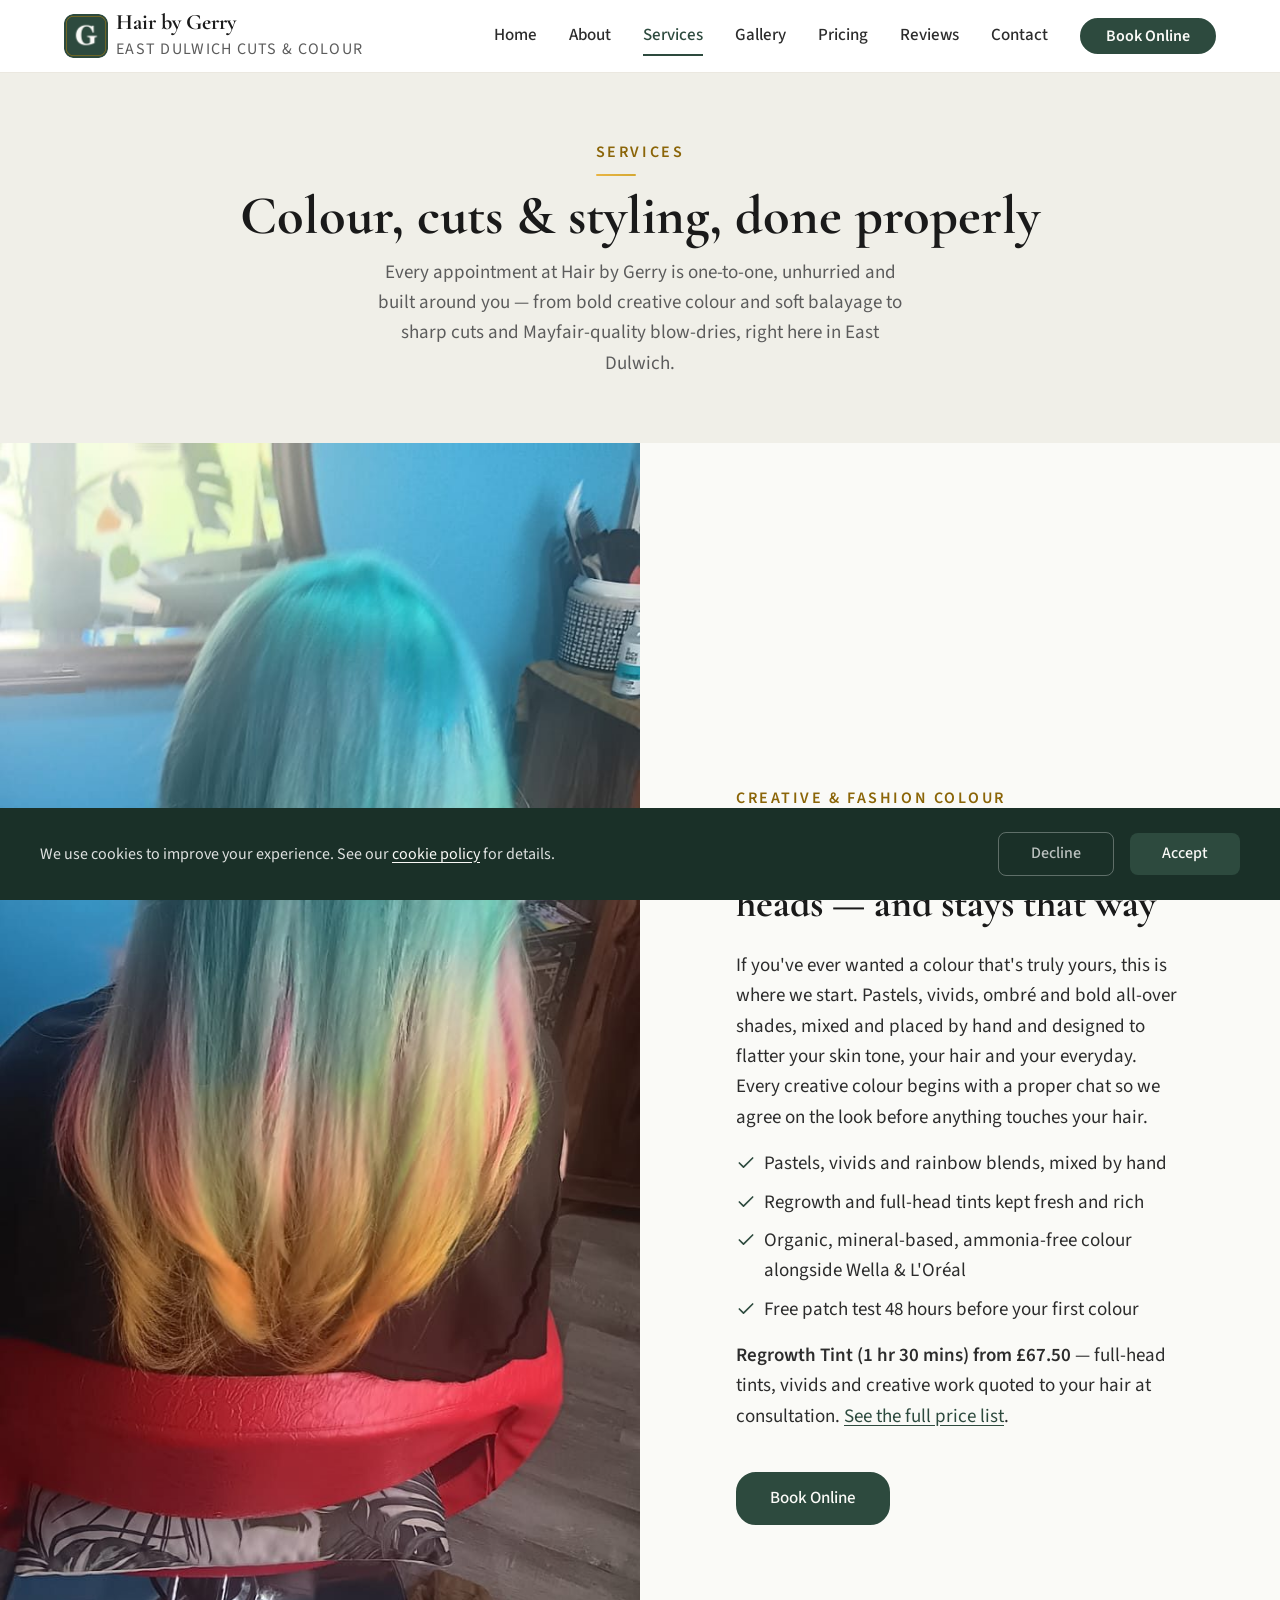
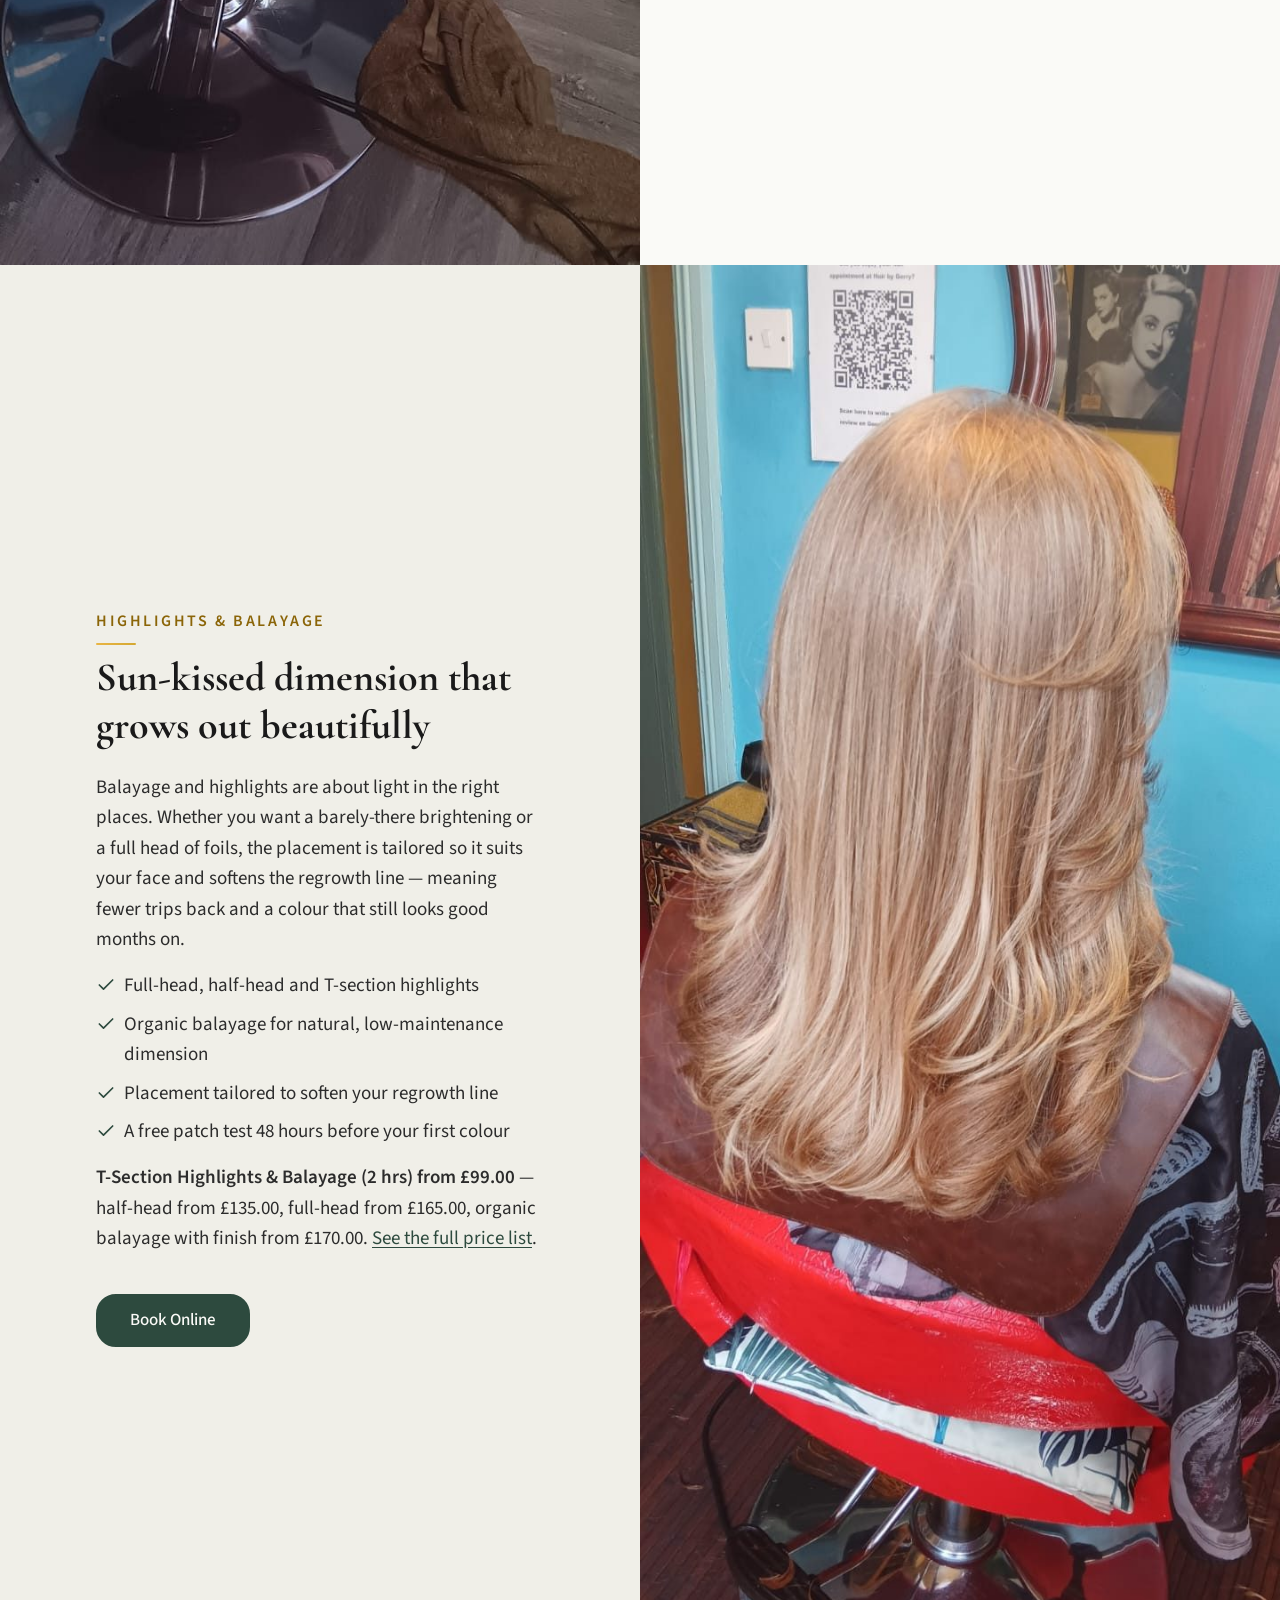
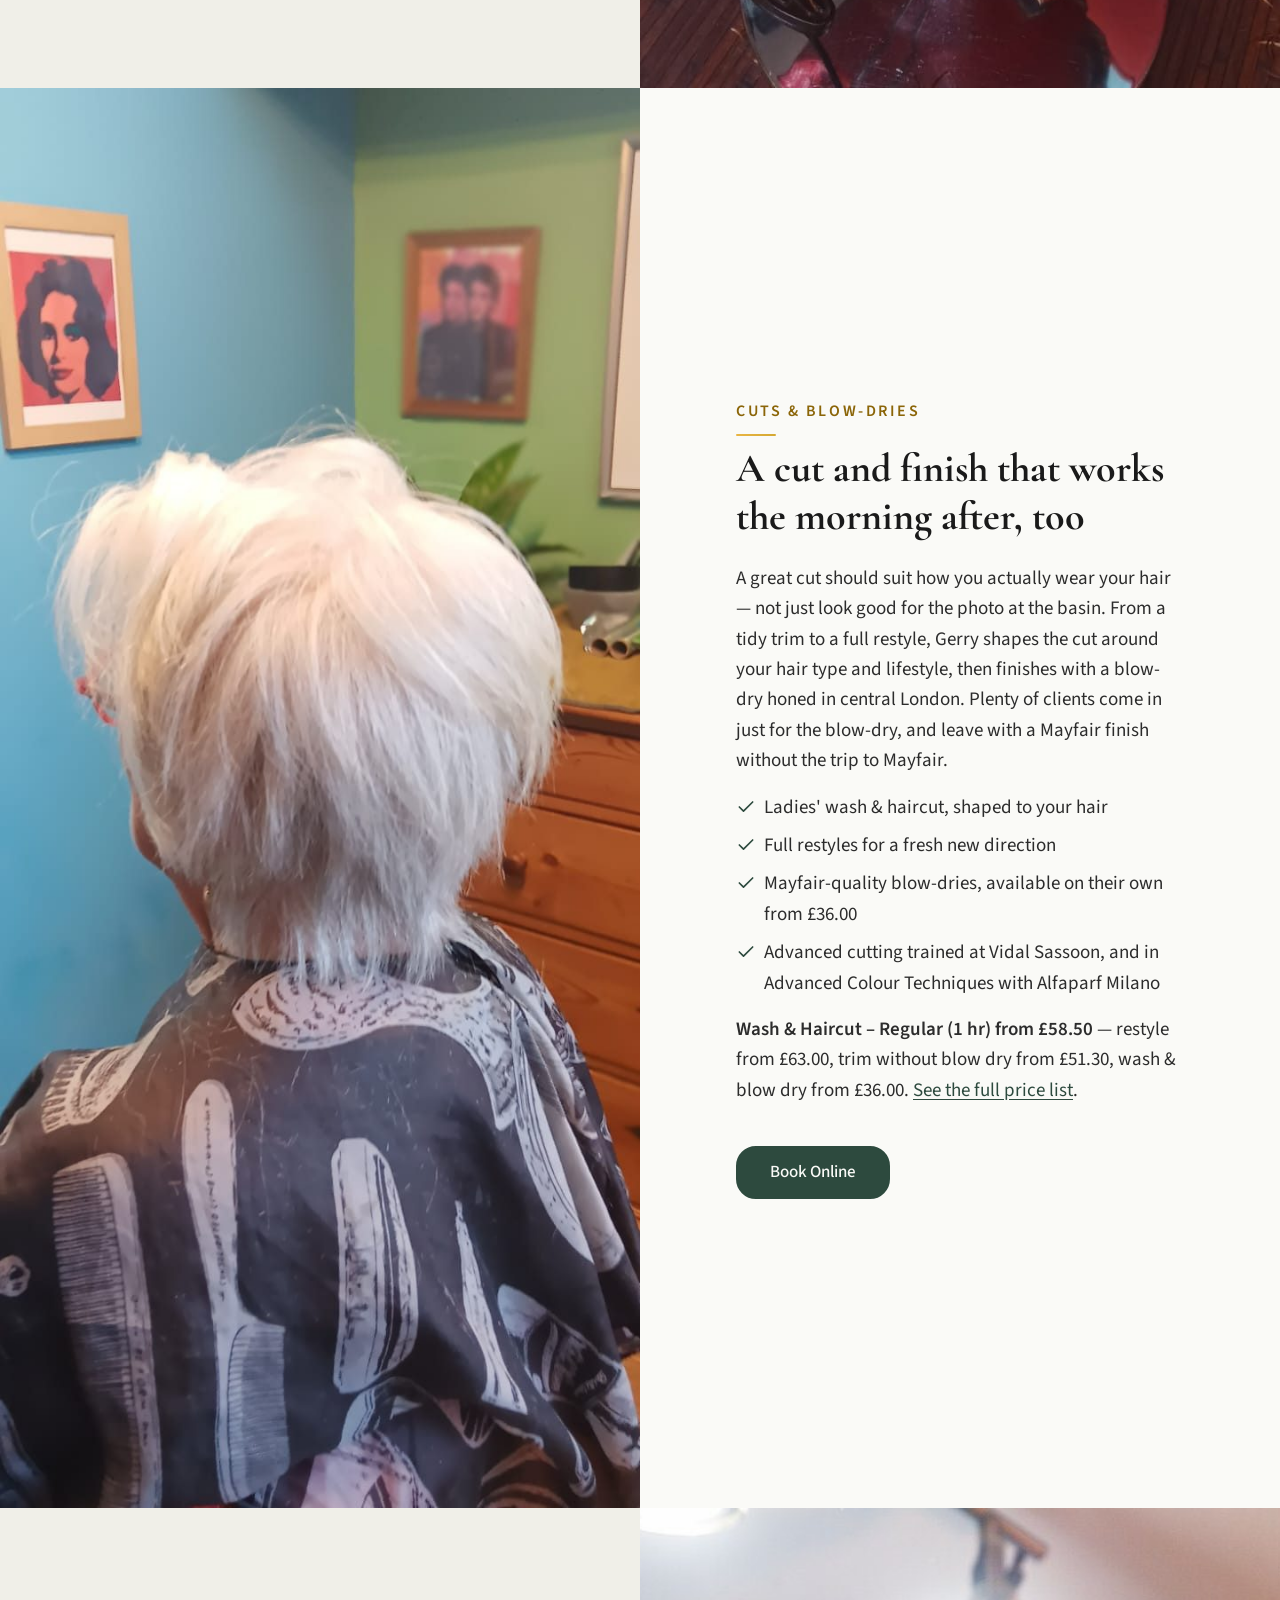
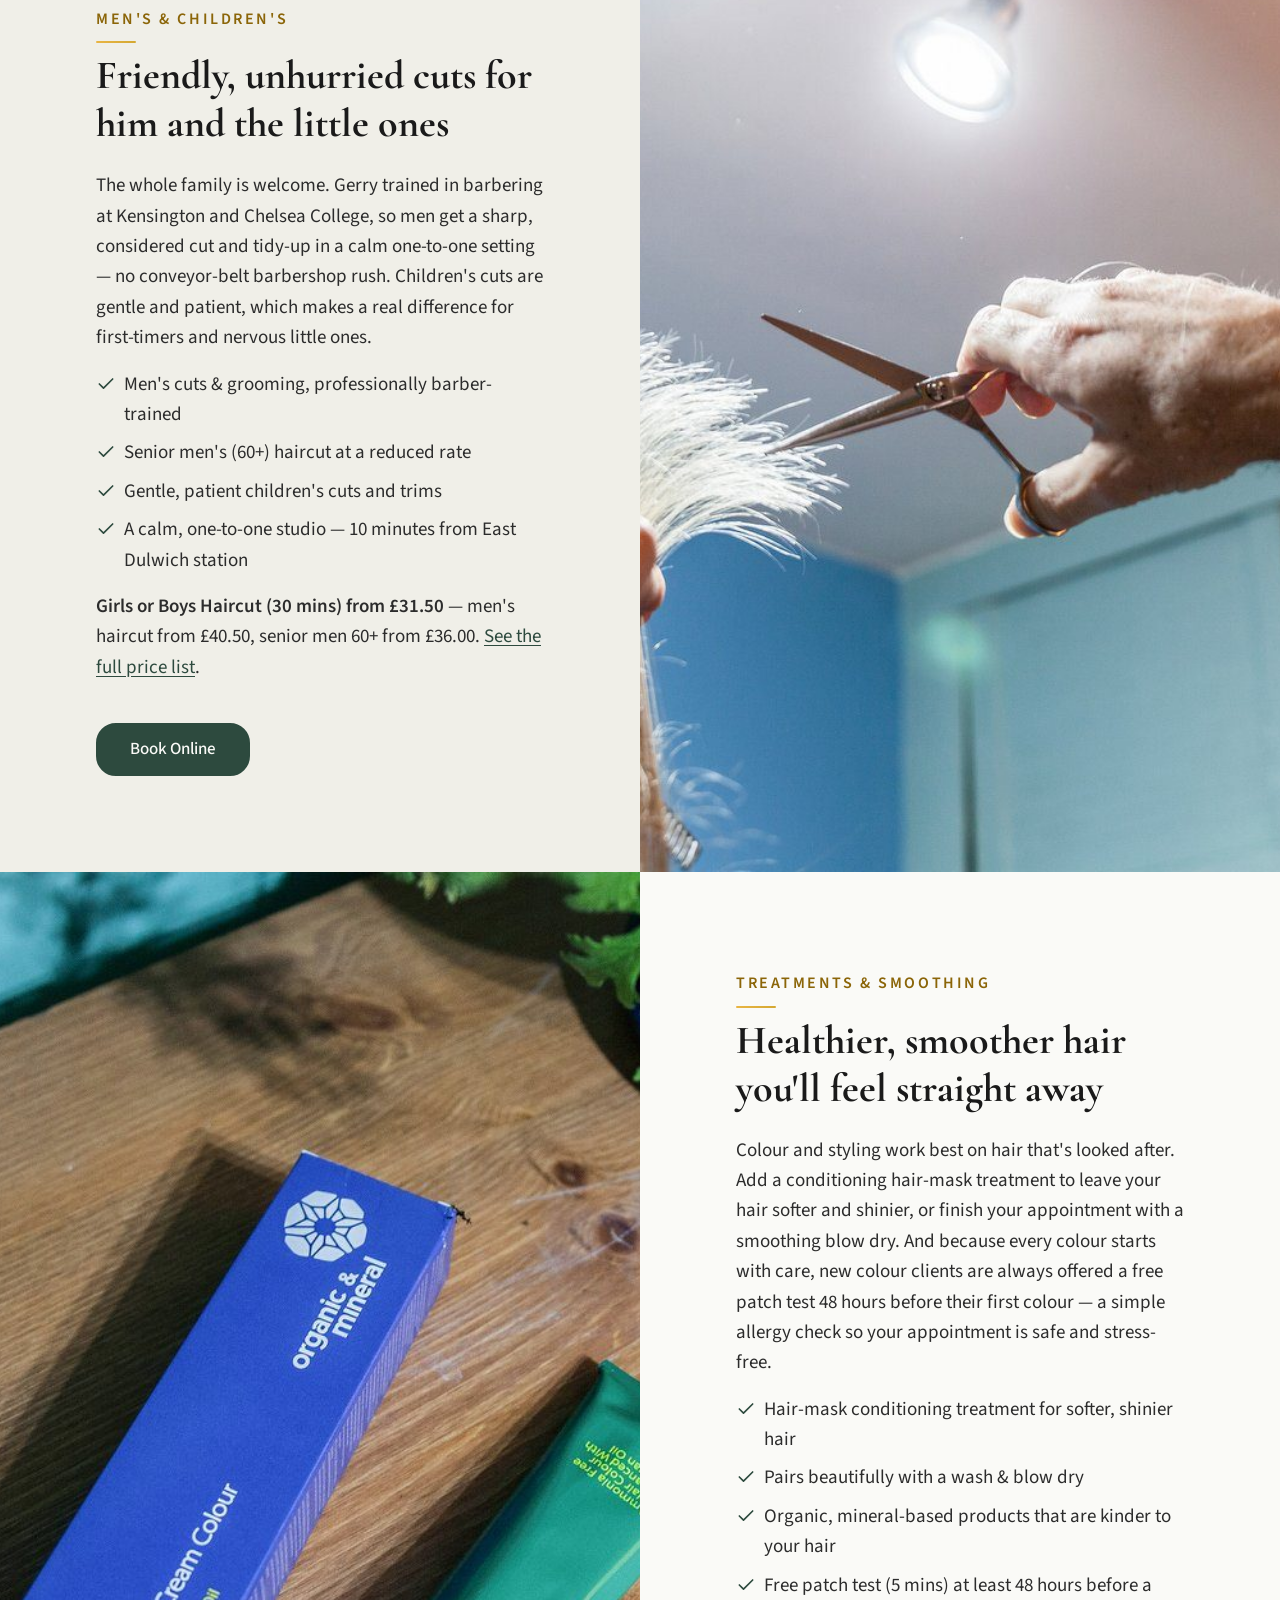
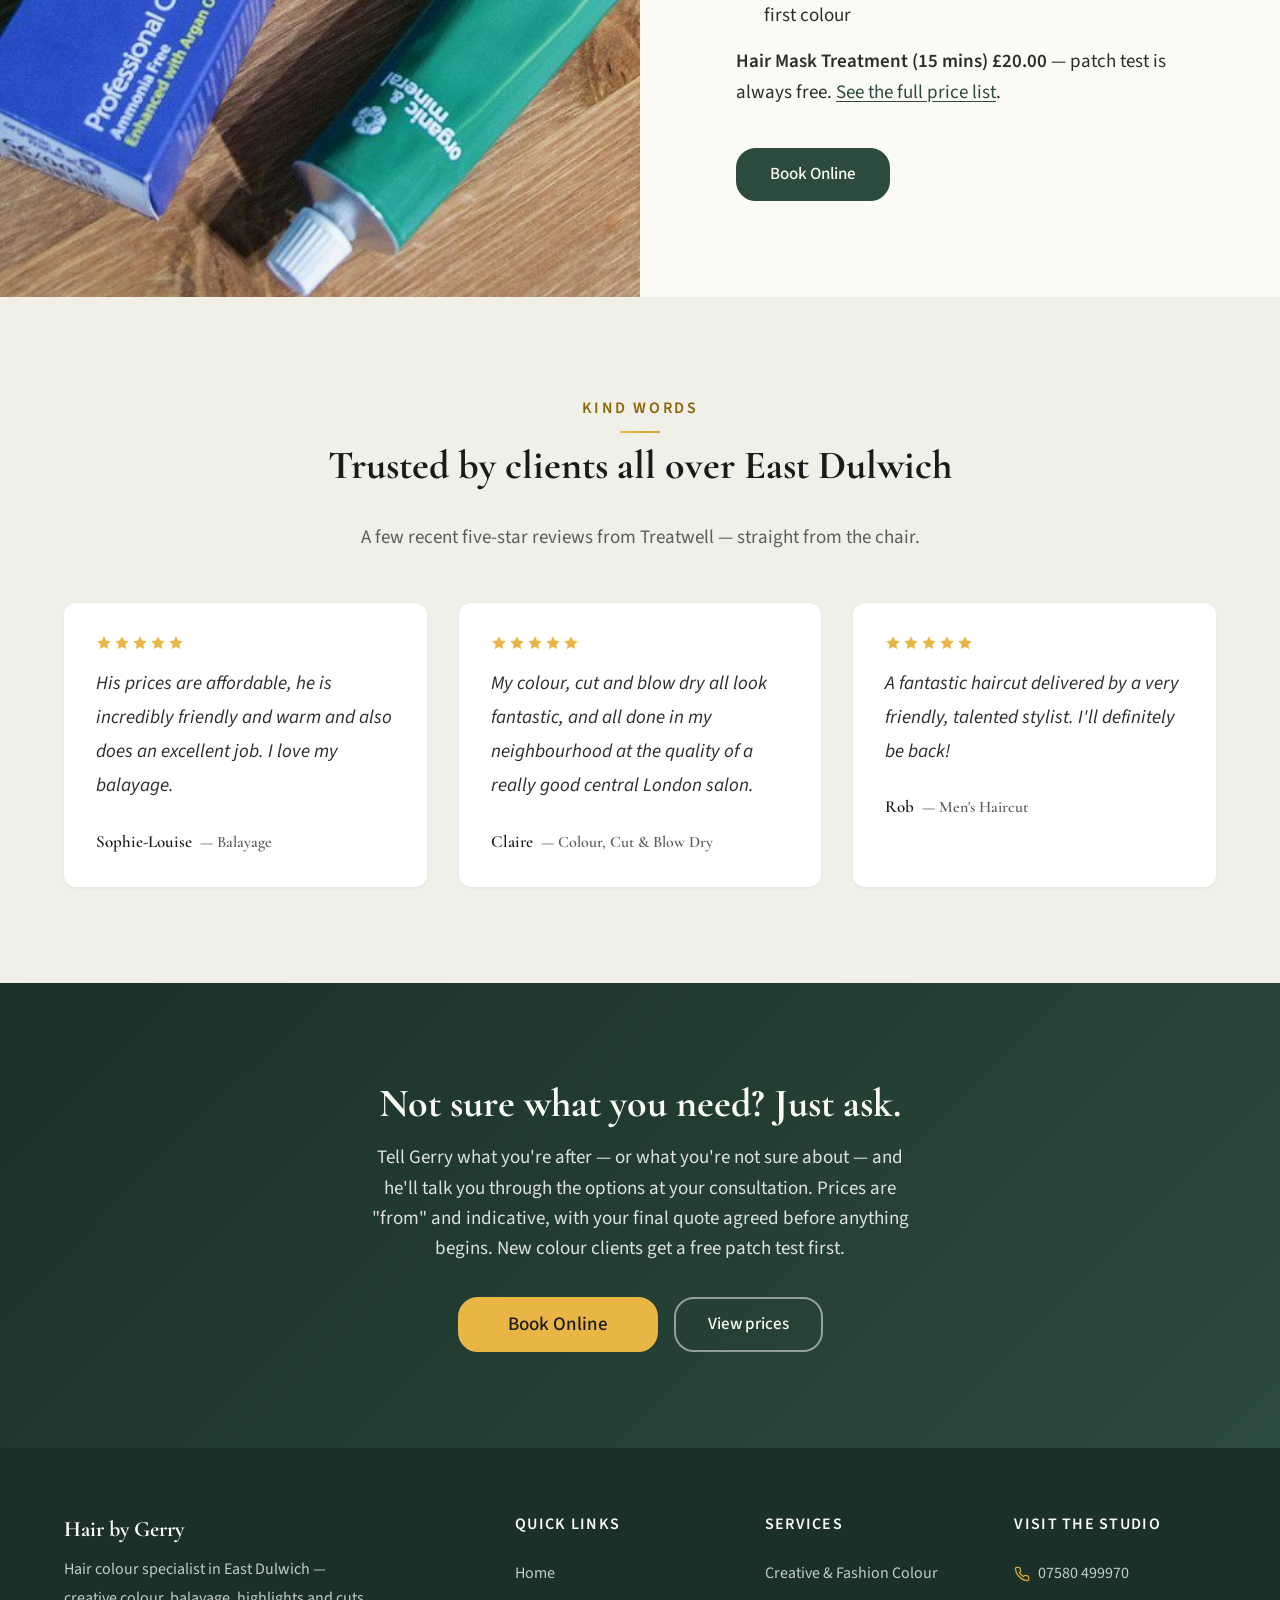
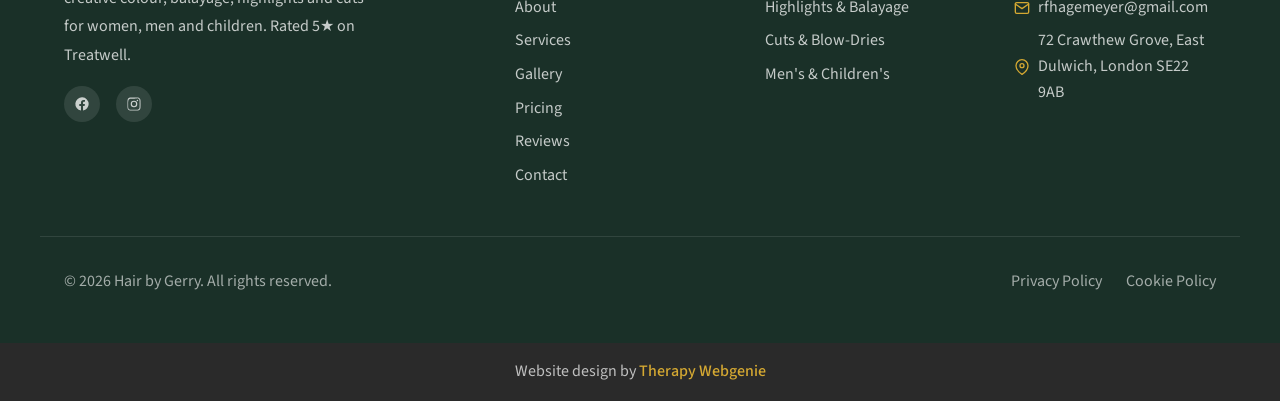
<file: services.html>
<!DOCTYPE html>
<html lang="en">
<head>
  <meta charset="UTF-8">
  <meta name="viewport" content="width=device-width, initial-scale=1.0">
  <meta name="description" content="Creative colour, balayage, highlights, cuts and blow-dries for women, men and children in East Dulwich. L'Oréal & Vidal Sassoon, and in Advanced Colour Techniques with Alfaparf Milano trained, 5★ on Treatwell.">
  <meta name="author" content="Hair by Gerry">
  <meta name="robots" content="max-image-preview:large">
  <title>Hair Services in East Dulwich — Colour, Balayage & Cuts</title>

  <link rel="canonical" href="https://www.hairbygerry.co.uk/services.html">

  <meta property="og:type" content="website">
  <meta property="og:url" content="https://www.hairbygerry.co.uk/services.html">
  <meta property="og:title" content="Hair Services — Colour, Balayage & Cuts in East Dulwich | Hair by Gerry">
  <meta property="og:description" content="Creative & fashion colour, balayage, highlights, cuts and blow-dries for women, men and children — one-to-one in East Dulwich. L'Oréal & Vidal Sassoon, and in Advanced Colour Techniques with Alfaparf Milano trained.">
  <meta property="og:image" content="https://www.hairbygerry.co.uk/images/Hair-3.jpg">

  <meta name="twitter:card" content="summary_large_image">
  <meta name="twitter:title" content="Hair Services — Colour, Balayage & Cuts in East Dulwich | Hair by Gerry">
  <meta name="twitter:description" content="Creative & fashion colour, balayage, highlights, cuts and blow-dries for women, men and children — one-to-one in East Dulwich. L'Oréal & Vidal Sassoon, and in Advanced Colour Techniques with Alfaparf Milano trained.">
  <meta name="twitter:image" content="https://www.hairbygerry.co.uk/images/Hair-3.jpg">

  <link rel="icon" href="images/favicon.png" type="image/png" sizes="96x96">
  <link rel="apple-touch-icon" href="images/apple-touch-icon.png">

  <link rel="preconnect" href="https://fonts.googleapis.com">
  <link rel="preconnect" href="https://fonts.gstatic.com" crossorigin>

  <link rel="stylesheet" href="css/base.css?v=1725">
  <link rel="stylesheet" href="css/components.css?v=1725">
  <link rel="stylesheet" href="css/theme.css?v=1725">
  <!-- PROFILE:schema -->
  <script type="application/ld+json">
  {
    "@context": "https://schema.org",
    "@type": "HairSalon",
    "name": "Hair by Gerry",
    "description": "Hair colour specialist in East Dulwich, London — creative colour, balayage, highlights and cuts for women, men and children.",
    "url": "https://www.hairbygerry.co.uk",
    "telephone": "07580 499970",
    "email": "rfhagemeyer@gmail.com",
    "address": {
      "@type": "PostalAddress",
      "streetAddress": "72 Crawthew Grove",
      "addressLocality": "East Dulwich, London",
      "postalCode": "SE22 9AB",
      "addressCountry": "GB"
    },
    "openingHours": [
      "Mo-Fr 11:00-20:00",
      "Sa 10:00-19:00",
      "Su 11:00-18:00"
    ],
    "image": "https://www.hairbygerry.co.uk/images/Hair-1.jpg",
    "priceRange": "££"
  }
  </script>
  <!-- /PROFILE:schema -->
<script type="application/ld+json" data-te-schema="1">
{
    "@context": "https://schema.org",
    "@graph": [
        {
            "@type": "BreadcrumbList",
            "@id": "https://www.hairbygerry.co.uk/services.html#breadcrumb",
            "itemListElement": [
                {
                    "@type": "ListItem",
                    "position": 1,
                    "name": "Home",
                    "item": "https://www.hairbygerry.co.uk/"
                },
                {
                    "@type": "ListItem",
                    "position": 2,
                    "name": "Services",
                    "item": "https://www.hairbygerry.co.uk/services.html"
                }
            ]
        }
    ]
}
</script>
<!-- BEACON -->
<script>(function(){try{var u="https:\/\/editmy.site\/api\/hit\/12";var d=JSON.stringify({p:location.pathname,r:document.referrer});if(navigator.sendBeacon){navigator.sendBeacon(u,d);}else{fetch(u,{method:"POST",keepalive:true,body:d});}}catch(e){}})();</script>
<!-- /BEACON -->
</head>
<body>

  <a href="#main" class="skip-link">Skip to main content</a>

  <!-- SECTION: nav -->
  <nav class="nav" role="navigation" aria-label="Main navigation">
    <div class="container nav__inner">
      <a href="./" class="nav__brand nav__brand--inline">
        <!-- PROFILE:logo --><img src="images/logo-mark.png" class="nav__logo" alt="Hair by Gerry logo"><!-- /PROFILE:logo -->
        <div class="nav__brand-text">
          <span class="nav__name"><!-- PROFILE:site_title -->Hair by Gerry<!-- /PROFILE:site_title --></span>
          <span class="nav__title"><!-- PROFILE:site_slogan -->East Dulwich Cuts & Colour<!-- /PROFILE:site_slogan --></span>
        </div>
      </a>
      <div class="nav__links">
        <a href="./" class="nav__link">Home</a>
        <a href="about.html" class="nav__link">About</a>
        <a href="services.html" class="nav__link nav__link--active">Services</a>
        <a href="gallery.html" class="nav__link">Gallery</a>
        <a href="pricing.html" class="nav__link">Pricing</a>
        <a href="reviews.html" class="nav__link">Reviews</a>
        <a href="contact.html" class="nav__link">Contact</a>
        <a href="https://hairbygerry.mytreatwell.co.uk/" onclick="if(window.wahanda){wahanda.openOnlineBookingWidget('https://widget.treatwell.co.uk/place/380106/menu/');return false;}" class="btn btn--primary nav__cta" target="_blank" rel="noopener">Book Online</a>
      </div>
      <button class="nav__toggle" aria-label="Toggle menu" aria-expanded="false" aria-controls="mobile-menu">
        <span class="nav__toggle-bar"></span>
        <span class="nav__toggle-bar"></span>
        <span class="nav__toggle-bar"></span>
      </button>
    </div>
    <div class="nav__mobile" id="mobile-menu" role="menu">
      <a href="./" class="nav__link" role="menuitem">Home</a>
      <a href="about.html" class="nav__link" role="menuitem">About</a>
      <a href="services.html" class="nav__link nav__link--active" role="menuitem">Services</a>
      <a href="gallery.html" class="nav__link" role="menuitem">Gallery</a>
      <a href="pricing.html" class="nav__link" role="menuitem">Pricing</a>
        <a href="reviews.html" class="nav__link" role="menuitem">Reviews</a>
      <a href="contact.html" class="nav__link" role="menuitem">Contact</a>
      <a href="https://hairbygerry.mytreatwell.co.uk/" onclick="if(window.wahanda){wahanda.openOnlineBookingWidget('https://widget.treatwell.co.uk/place/380106/menu/');return false;}" class="btn btn--primary" role="menuitem" target="_blank" rel="noopener">Book Online</a>
    </div>
  </nav>
  <!-- /SECTION: nav -->

  <!-- Compact scroll header -->
  <div class="nav-scroll" aria-hidden="true">
    <div class="container nav-scroll__inner">
      <div class="nav-scroll__brand">
        <span class="nav-scroll__name"><!-- PROFILE:site_title -->Hair by Gerry<!-- /PROFILE:site_title --></span>
        <span class="nav-scroll__title"><!-- PROFILE:site_slogan -->East Dulwich Cuts & Colour<!-- /PROFILE:site_slogan --></span>
      </div>
      <div class="nav-scroll__right">
        <a href="tel:07580499970" class="nav-scroll__phone">
          <svg xmlns="http://www.w3.org/2000/svg" viewBox="0 0 24 24" fill="none" stroke="currentColor" stroke-width="2" stroke-linecap="round" stroke-linejoin="round"><path d="M22 16.92v3a2 2 0 0 1-2.18 2 19.79 19.79 0 0 1-8.63-3.07 19.5 19.5 0 0 1-6-6 19.79 19.79 0 0 1-3.07-8.67A2 2 0 0 1 4.11 2h3a2 2 0 0 1 2 1.72c.127.96.361 1.903.7 2.81a2 2 0 0 1-.45 2.11L8.09 9.91a16 16 0 0 0 6 6l1.27-1.27a2 2 0 0 1 2.11-.45c.907.339 1.85.573 2.81.7A2 2 0 0 1 22 16.92z"></path></svg>
          07580 499970
        </a>
        <a href="https://hairbygerry.mytreatwell.co.uk/" onclick="if(window.wahanda){wahanda.openOnlineBookingWidget('https://widget.treatwell.co.uk/place/380106/menu/');return false;}" class="btn btn--primary" target="_blank" rel="noopener" style="padding: 8px 18px;">Book Online</a>
        <button class="nav-scroll__toggle" aria-label="Toggle menu">
          <span class="nav-scroll__toggle-bar"></span>
          <span class="nav-scroll__toggle-bar"></span>
          <span class="nav-scroll__toggle-bar"></span>
        </button>
      </div>
    </div>
  </div>

  <main id="main">

    <!-- SECTION: page-header -->
    <section class="page-header">
      <div class="container">
        <span class="section-label">Services</span>
        <h1>Colour, cuts & styling, done properly</h1>
        <p>Every appointment at Hair by Gerry is one-to-one, unhurried and built around you — from bold creative colour and soft balayage to sharp cuts and Mayfair-quality blow-dries, right here in East Dulwich.</p>
      </div>
    </section>
    <!-- /SECTION: page-header -->

    <!-- SECTION: service-creative-colour -->
    <section class="section reveal" id="service-creative-colour">
      <div class="split split--bleed">
        <img loading="lazy" src="images/IMG-20250815-WA0012.jpg" alt="Vivid rainbow ombré colour created at Hair by Gerry" class="split__image">
        <div class="split__content">
          <span class="section-label">Creative & Fashion Colour</span>
          <h2>Creative colour that turns heads — and stays that way</h2>
          <p>If you've ever wanted a colour that's truly yours, this is where we start. Pastels, vivids, ombré and bold all-over shades, mixed and placed by hand and designed to flatter your skin tone, your hair and your everyday. Every creative colour begins with a proper chat so we agree on the look before anything touches your hair.</p>
          <ul class="checklist">
            <li><svg xmlns="http://www.w3.org/2000/svg" viewBox="0 0 24 24" fill="none" stroke="currentColor" stroke-width="2" stroke-linecap="round" stroke-linejoin="round"><polyline points="20 6 9 17 4 12"></polyline></svg> Pastels, vivids and rainbow blends, mixed by hand</li>
            <li><svg xmlns="http://www.w3.org/2000/svg" viewBox="0 0 24 24" fill="none" stroke="currentColor" stroke-width="2" stroke-linecap="round" stroke-linejoin="round"><polyline points="20 6 9 17 4 12"></polyline></svg> Regrowth and full-head tints kept fresh and rich</li>
            <li><svg xmlns="http://www.w3.org/2000/svg" viewBox="0 0 24 24" fill="none" stroke="currentColor" stroke-width="2" stroke-linecap="round" stroke-linejoin="round"><polyline points="20 6 9 17 4 12"></polyline></svg> Organic, mineral-based, ammonia-free colour alongside Wella & L'Oréal</li>
            <li><svg xmlns="http://www.w3.org/2000/svg" viewBox="0 0 24 24" fill="none" stroke="currentColor" stroke-width="2" stroke-linecap="round" stroke-linejoin="round"><polyline points="20 6 9 17 4 12"></polyline></svg> Free patch test 48 hours before your first colour</li>
          </ul>
          <p><strong>Regrowth Tint (1 hr 30 mins) from £67.50</strong> — full-head tints, vivids and creative work quoted to your hair at consultation. <a href="pricing.html">See the full price list</a>.</p>
          <a href="https://hairbygerry.mytreatwell.co.uk/" onclick="if(window.wahanda){wahanda.openOnlineBookingWidget('https://widget.treatwell.co.uk/place/380106/menu/');return false;}" class="btn btn--primary" target="_blank" rel="noopener">Book Online</a>
        </div>
      </div>
    </section>
    <!-- /SECTION: service-creative-colour -->

    <!-- SECTION: service-highlights-balayage -->
    <section class="section section--alt reveal" id="service-highlights-balayage">
      <div class="split split--bleed">
        <div class="split__content">
          <span class="section-label">Highlights & Balayage</span>
          <h2>Sun-kissed dimension that grows out beautifully</h2>
          <p>Balayage and highlights are about light in the right places. Whether you want a barely-there brightening or a full head of foils, the placement is tailored so it suits your face and softens the regrowth line — meaning fewer trips back and a colour that still looks good months on.</p>
          <ul class="checklist">
            <li><svg xmlns="http://www.w3.org/2000/svg" viewBox="0 0 24 24" fill="none" stroke="currentColor" stroke-width="2" stroke-linecap="round" stroke-linejoin="round"><polyline points="20 6 9 17 4 12"></polyline></svg> Full-head, half-head and T-section highlights</li>
            <li><svg xmlns="http://www.w3.org/2000/svg" viewBox="0 0 24 24" fill="none" stroke="currentColor" stroke-width="2" stroke-linecap="round" stroke-linejoin="round"><polyline points="20 6 9 17 4 12"></polyline></svg> Organic balayage for natural, low-maintenance dimension</li>
            <li><svg xmlns="http://www.w3.org/2000/svg" viewBox="0 0 24 24" fill="none" stroke="currentColor" stroke-width="2" stroke-linecap="round" stroke-linejoin="round"><polyline points="20 6 9 17 4 12"></polyline></svg> Placement tailored to soften your regrowth line</li>
            <li><svg xmlns="http://www.w3.org/2000/svg" viewBox="0 0 24 24" fill="none" stroke="currentColor" stroke-width="2" stroke-linecap="round" stroke-linejoin="round"><polyline points="20 6 9 17 4 12"></polyline></svg> A free patch test 48 hours before your first colour</li>
          </ul>
          <p><strong>T-Section Highlights & Balayage (2 hrs) from £99.00</strong> — half-head from £135.00, full-head from £165.00, organic balayage with finish from £170.00. <a href="pricing.html">See the full price list</a>.</p>
          <a href="https://hairbygerry.mytreatwell.co.uk/" onclick="if(window.wahanda){wahanda.openOnlineBookingWidget('https://widget.treatwell.co.uk/place/380106/menu/');return false;}" class="btn btn--primary" target="_blank" rel="noopener">Book Online</a>
        </div>
        <img loading="lazy" src="images/Hair-3.jpg" alt="Natural blonde balayage with a soft, layered finish coloured by Gerry" class="split__image">
      </div>
    </section>
    <!-- /SECTION: service-highlights-balayage -->

    <!-- SECTION: service-cuts-styling -->
    <section class="section reveal" id="service-cuts-styling">
      <div class="split split--bleed">
        <img loading="lazy" src="images/IMG-20250815-WA0016.jpg" alt="Sharp platinum-blonde bob cut and finished by Gerry" class="split__image">
        <div class="split__content">
          <span class="section-label">Cuts & Blow-Dries</span>
          <h2>A cut and finish that works the morning after, too</h2>
          <p>A great cut should suit how you actually wear your hair — not just look good for the photo at the basin. From a tidy trim to a full restyle, Gerry shapes the cut around your hair type and lifestyle, then finishes with a blow-dry honed in central London. Plenty of clients come in just for the blow-dry, and leave with a Mayfair finish without the trip to Mayfair.</p>
          <ul class="checklist">
            <li><svg xmlns="http://www.w3.org/2000/svg" viewBox="0 0 24 24" fill="none" stroke="currentColor" stroke-width="2" stroke-linecap="round" stroke-linejoin="round"><polyline points="20 6 9 17 4 12"></polyline></svg> Ladies' wash & haircut, shaped to your hair</li>
            <li><svg xmlns="http://www.w3.org/2000/svg" viewBox="0 0 24 24" fill="none" stroke="currentColor" stroke-width="2" stroke-linecap="round" stroke-linejoin="round"><polyline points="20 6 9 17 4 12"></polyline></svg> Full restyles for a fresh new direction</li>
            <li><svg xmlns="http://www.w3.org/2000/svg" viewBox="0 0 24 24" fill="none" stroke="currentColor" stroke-width="2" stroke-linecap="round" stroke-linejoin="round"><polyline points="20 6 9 17 4 12"></polyline></svg> Mayfair-quality blow-dries, available on their own from £36.00</li>
            <li><svg xmlns="http://www.w3.org/2000/svg" viewBox="0 0 24 24" fill="none" stroke="currentColor" stroke-width="2" stroke-linecap="round" stroke-linejoin="round"><polyline points="20 6 9 17 4 12"></polyline></svg> Advanced cutting trained at Vidal Sassoon, and in Advanced Colour Techniques with Alfaparf Milano</li>
          </ul>
          <p><strong>Wash & Haircut – Regular (1 hr) from £58.50</strong> — restyle from £63.00, trim without blow dry from £51.30, wash & blow dry from £36.00. <a href="pricing.html">See the full price list</a>.</p>
          <a href="https://hairbygerry.mytreatwell.co.uk/" onclick="if(window.wahanda){wahanda.openOnlineBookingWidget('https://widget.treatwell.co.uk/place/380106/menu/');return false;}" class="btn btn--primary" target="_blank" rel="noopener">Book Online</a>
        </div>
      </div>
    </section>
    <!-- /SECTION: service-cuts-styling -->

    <!-- SECTION: service-mens-childrens -->
    <section class="section section--alt reveal" id="service-mens-childrens">
      <div class="split split--bleed">
        <div class="split__content">
          <span class="section-label">Men's & Children's</span>
          <h2>Friendly, unhurried cuts for him and the little ones</h2>
          <p>The whole family is welcome. Gerry trained in barbering at Kensington and Chelsea College, so men get a sharp, considered cut and tidy-up in a calm one-to-one setting — no conveyor-belt barbershop rush. Children's cuts are gentle and patient, which makes a real difference for first-timers and nervous little ones.</p>
          <ul class="checklist">
            <li><svg xmlns="http://www.w3.org/2000/svg" viewBox="0 0 24 24" fill="none" stroke="currentColor" stroke-width="2" stroke-linecap="round" stroke-linejoin="round"><polyline points="20 6 9 17 4 12"></polyline></svg> Men's cuts & grooming, professionally barber-trained</li>
            <li><svg xmlns="http://www.w3.org/2000/svg" viewBox="0 0 24 24" fill="none" stroke="currentColor" stroke-width="2" stroke-linecap="round" stroke-linejoin="round"><polyline points="20 6 9 17 4 12"></polyline></svg> Senior men's (60+) haircut at a reduced rate</li>
            <li><svg xmlns="http://www.w3.org/2000/svg" viewBox="0 0 24 24" fill="none" stroke="currentColor" stroke-width="2" stroke-linecap="round" stroke-linejoin="round"><polyline points="20 6 9 17 4 12"></polyline></svg> Gentle, patient children's cuts and trims</li>
            <li><svg xmlns="http://www.w3.org/2000/svg" viewBox="0 0 24 24" fill="none" stroke="currentColor" stroke-width="2" stroke-linecap="round" stroke-linejoin="round"><polyline points="20 6 9 17 4 12"></polyline></svg> A calm, one-to-one studio — 10 minutes from East Dulwich station</li>
          </ul>
          <p><strong>Girls or Boys Haircut (30 mins) from £31.50</strong> — men's haircut from £40.50, senior men 60+ from £36.00. <a href="pricing.html">See the full price list</a>.</p>
          <a href="https://hairbygerry.mytreatwell.co.uk/" onclick="if(window.wahanda){wahanda.openOnlineBookingWidget('https://widget.treatwell.co.uk/place/380106/menu/');return false;}" class="btn btn--primary" target="_blank" rel="noopener">Book Online</a>
        </div>
        <img loading="lazy" src="images/colour-craft.jpg" alt="Gerry's hands cutting and shaping hair in the studio" class="split__image">
      </div>
    </section>
    <!-- /SECTION: service-mens-childrens -->

    <!-- SECTION: service-treatments -->
    <section class="section reveal" id="service-treatments">
      <div class="split split--bleed">
        <img loading="lazy" src="images/organic-colour-2.jpg" alt="Organic and mineral hair-care products used at Hair by Gerry" class="split__image">
        <div class="split__content">
          <span class="section-label">Treatments & Smoothing</span>
          <h2>Healthier, smoother hair you'll feel straight away</h2>
          <p>Colour and styling work best on hair that's looked after. Add a conditioning hair-mask treatment to leave your hair softer and shinier, or finish your appointment with a smoothing blow dry. And because every colour starts with care, new colour clients are always offered a free patch test 48 hours before their first colour — a simple allergy check so your appointment is safe and stress-free.</p>
          <ul class="checklist">
            <li><svg xmlns="http://www.w3.org/2000/svg" viewBox="0 0 24 24" fill="none" stroke="currentColor" stroke-width="2" stroke-linecap="round" stroke-linejoin="round"><polyline points="20 6 9 17 4 12"></polyline></svg> Hair-mask conditioning treatment for softer, shinier hair</li>
            <li><svg xmlns="http://www.w3.org/2000/svg" viewBox="0 0 24 24" fill="none" stroke="currentColor" stroke-width="2" stroke-linecap="round" stroke-linejoin="round"><polyline points="20 6 9 17 4 12"></polyline></svg> Pairs beautifully with a wash & blow dry</li>
            <li><svg xmlns="http://www.w3.org/2000/svg" viewBox="0 0 24 24" fill="none" stroke="currentColor" stroke-width="2" stroke-linecap="round" stroke-linejoin="round"><polyline points="20 6 9 17 4 12"></polyline></svg> Organic, mineral-based products that are kinder to your hair</li>
            <li><svg xmlns="http://www.w3.org/2000/svg" viewBox="0 0 24 24" fill="none" stroke="currentColor" stroke-width="2" stroke-linecap="round" stroke-linejoin="round"><polyline points="20 6 9 17 4 12"></polyline></svg> Free patch test (5 mins) at least 48 hours before a first colour</li>
          </ul>
          <p><strong>Hair Mask Treatment (15 mins) £20.00</strong> — patch test is always free. <a href="pricing.html">See the full price list</a>.</p>
          <a href="https://hairbygerry.mytreatwell.co.uk/" onclick="if(window.wahanda){wahanda.openOnlineBookingWidget('https://widget.treatwell.co.uk/place/380106/menu/');return false;}" class="btn btn--primary" target="_blank" rel="noopener">Book Online</a>
        </div>
      </div>
    </section>
    <!-- /SECTION: service-treatments -->

    <!-- SECTION: testimonials -->
    <section class="section section--alt reveal">
      <div class="container text-center">
        <span class="section-label">Kind Words</span>
        <h2>Trusted by clients all over East Dulwich</h2>
        <p class="section-subtitle">A few recent five-star reviews from Treatwell — straight from the chair.</p>
      </div>
      <div class="container grid grid--3">
        <div class="testimonial testimonial--card">
          <div class="testimonial__stars">
            <svg viewBox="0 0 24 24"><path d="M12 2l3.09 6.26L22 9.27l-5 4.87 1.18 6.88L12 17.77l-6.18 3.25L7 14.14 2 9.27l6.91-1.01L12 2z"/></svg>
            <svg viewBox="0 0 24 24"><path d="M12 2l3.09 6.26L22 9.27l-5 4.87 1.18 6.88L12 17.77l-6.18 3.25L7 14.14 2 9.27l6.91-1.01L12 2z"/></svg>
            <svg viewBox="0 0 24 24"><path d="M12 2l3.09 6.26L22 9.27l-5 4.87 1.18 6.88L12 17.77l-6.18 3.25L7 14.14 2 9.27l6.91-1.01L12 2z"/></svg>
            <svg viewBox="0 0 24 24"><path d="M12 2l3.09 6.26L22 9.27l-5 4.87 1.18 6.88L12 17.77l-6.18 3.25L7 14.14 2 9.27l6.91-1.01L12 2z"/></svg>
            <svg viewBox="0 0 24 24"><path d="M12 2l3.09 6.26L22 9.27l-5 4.87 1.18 6.88L12 17.77l-6.18 3.25L7 14.14 2 9.27l6.91-1.01L12 2z"/></svg>
          </div>
          <p class="testimonial__quote">His prices are affordable, he is incredibly friendly and warm and also does an excellent job. I love my balayage.</p>
          <p class="testimonial__author">Sophie-Louise <span class="testimonial__detail" style="display:inline; margin-left: 0.25em;">— Balayage</span></p>
        </div>
        <div class="testimonial testimonial--card">
          <div class="testimonial__stars">
            <svg viewBox="0 0 24 24"><path d="M12 2l3.09 6.26L22 9.27l-5 4.87 1.18 6.88L12 17.77l-6.18 3.25L7 14.14 2 9.27l6.91-1.01L12 2z"/></svg>
            <svg viewBox="0 0 24 24"><path d="M12 2l3.09 6.26L22 9.27l-5 4.87 1.18 6.88L12 17.77l-6.18 3.25L7 14.14 2 9.27l6.91-1.01L12 2z"/></svg>
            <svg viewBox="0 0 24 24"><path d="M12 2l3.09 6.26L22 9.27l-5 4.87 1.18 6.88L12 17.77l-6.18 3.25L7 14.14 2 9.27l6.91-1.01L12 2z"/></svg>
            <svg viewBox="0 0 24 24"><path d="M12 2l3.09 6.26L22 9.27l-5 4.87 1.18 6.88L12 17.77l-6.18 3.25L7 14.14 2 9.27l6.91-1.01L12 2z"/></svg>
            <svg viewBox="0 0 24 24"><path d="M12 2l3.09 6.26L22 9.27l-5 4.87 1.18 6.88L12 17.77l-6.18 3.25L7 14.14 2 9.27l6.91-1.01L12 2z"/></svg>
          </div>
          <p class="testimonial__quote">My colour, cut and blow dry all look fantastic, and all done in my neighbourhood at the quality of a really good central London salon.</p>
          <p class="testimonial__author">Claire <span class="testimonial__detail" style="display:inline; margin-left: 0.25em;">— Colour, Cut & Blow Dry</span></p>
        </div>
        <div class="testimonial testimonial--card">
          <div class="testimonial__stars">
            <svg viewBox="0 0 24 24"><path d="M12 2l3.09 6.26L22 9.27l-5 4.87 1.18 6.88L12 17.77l-6.18 3.25L7 14.14 2 9.27l6.91-1.01L12 2z"/></svg>
            <svg viewBox="0 0 24 24"><path d="M12 2l3.09 6.26L22 9.27l-5 4.87 1.18 6.88L12 17.77l-6.18 3.25L7 14.14 2 9.27l6.91-1.01L12 2z"/></svg>
            <svg viewBox="0 0 24 24"><path d="M12 2l3.09 6.26L22 9.27l-5 4.87 1.18 6.88L12 17.77l-6.18 3.25L7 14.14 2 9.27l6.91-1.01L12 2z"/></svg>
            <svg viewBox="0 0 24 24"><path d="M12 2l3.09 6.26L22 9.27l-5 4.87 1.18 6.88L12 17.77l-6.18 3.25L7 14.14 2 9.27l6.91-1.01L12 2z"/></svg>
            <svg viewBox="0 0 24 24"><path d="M12 2l3.09 6.26L22 9.27l-5 4.87 1.18 6.88L12 17.77l-6.18 3.25L7 14.14 2 9.27l6.91-1.01L12 2z"/></svg>
          </div>
          <p class="testimonial__quote">A fantastic haircut delivered by a very friendly, talented stylist. I'll definitely be back!</p>
          <p class="testimonial__author">Rob <span class="testimonial__detail" style="display:inline; margin-left: 0.25em;">— Men's Haircut</span></p>
        </div>
      </div>
    </section>
    <!-- /SECTION: testimonials -->

    <!-- SECTION: cta -->
    <section class="section cta-banner reveal">
      <div class="container text-center">
        <h2>Not sure what you need? Just ask.</h2>
        <p>Tell Gerry what you're after — or what you're not sure about — and he'll talk you through the options at your consultation. Prices are "from" and indicative, with your final quote agreed before anything begins. New colour clients get a free patch test first.</p>
        <div class="cta-banner__buttons">
          <a href="https://hairbygerry.mytreatwell.co.uk/" onclick="if(window.wahanda){wahanda.openOnlineBookingWidget('https://widget.treatwell.co.uk/place/380106/menu/');return false;}" class="btn btn--accent" target="_blank" rel="noopener">Book Online</a>
          <a href="pricing.html" class="btn btn--secondary">View prices</a>
        </div>
      </div>
    </section>
    <!-- /SECTION: cta -->

  </main>

  <!-- SECTION: footer -->
  <footer class="footer">
    <div class="container footer__inner">
      <div class="footer__brand">
        <p class="footer__brand-name">Hair by Gerry</p>
        <p class="footer__brand-text">Hair colour specialist in East Dulwich — creative colour, balayage, highlights and cuts for women, men and children. Rated 5★ on Treatwell.</p>
        <div class="footer__social">
          <a href="https://www.facebook.com/HairByGerry/" aria-label="Hair by Gerry on Facebook" target="_blank" rel="noopener">
            <!-- PROFILE:social_facebook --><svg xmlns="http://www.w3.org/2000/svg" viewBox="0 0 24 24" fill="currentColor"><path d="M22 12a10 10 0 1 0-11.56 9.88v-6.99H7.9V12h2.54V9.8c0-2.5 1.49-3.89 3.78-3.89 1.09 0 2.24.2 2.24.2v2.46h-1.26c-1.24 0-1.63.77-1.63 1.56V12h2.78l-.44 2.89h-2.34v6.99A10 10 0 0 0 22 12z"/></svg><!-- /PROFILE:social_facebook -->
          </a>
          <a href="https://www.instagram.com/hairbygerry/" aria-label="Hair by Gerry on Instagram" target="_blank" rel="noopener">
            <!-- PROFILE:social_instagram --><svg xmlns="http://www.w3.org/2000/svg" viewBox="0 0 24 24" fill="currentColor"><path d="M12 2.2c3.2 0 3.58.01 4.85.07 1.17.05 1.8.25 2.23.41.56.22.96.48 1.38.9.42.42.68.82.9 1.38.16.43.36 1.06.41 2.23.06 1.27.07 1.65.07 4.85s-.01 3.58-.07 4.85c-.05 1.17-.25 1.8-.41 2.23-.22.56-.48.96-.9 1.38-.42.42-.82.68-1.38.9-.43.16-1.06.36-2.23.41-1.27.06-1.65.07-4.85.07s-3.58-.01-4.85-.07c-1.17-.05-1.8-.25-2.23-.41a3.7 3.7 0 0 1-1.38-.9 3.7 3.7 0 0 1-.9-1.38c-.16-.43-.36-1.06-.41-2.23C2.21 15.58 2.2 15.2 2.2 12s.01-3.58.07-4.85c.05-1.17.25-1.8.41-2.23.22-.56.48-.96.9-1.38.42-.42.82-.68 1.38-.9.43-.16 1.06-.36 2.23-.41C8.42 2.21 8.8 2.2 12 2.2zm0 1.8c-3.15 0-3.5.01-4.74.07-.9.04-1.39.19-1.71.32-.43.17-.74.37-1.06.69-.32.32-.52.63-.69 1.06-.13.32-.28.81-.32 1.71C3.21 8.5 3.2 8.85 3.2 12s.01 3.5.07 4.74c.04.9.19 1.39.32 1.71.17.43.37.74.69 1.06.32.32.63.52 1.06.69.32.13.81.28 1.71.32 1.24.06 1.59.07 4.74.07s3.5-.01 4.74-.07c.9-.04 1.39-.19 1.71-.32.43-.17.74-.37 1.06-.69.32-.32.52-.63.69-1.06.13-.32.28-.81.32-1.71.06-1.24.07-1.59.07-4.74s-.01-3.5-.07-4.74c-.04-.9-.19-1.39-.32-1.71a2.85 2.85 0 0 0-.69-1.06 2.85 2.85 0 0 0-1.06-.69c-.32-.13-.81-.28-1.71-.32C15.5 4.01 15.15 4 12 4zm0 3.06A4.94 4.94 0 1 0 12 16.94 4.94 4.94 0 0 0 12 7.06zm0 8.14A3.2 3.2 0 1 1 12 8.8a3.2 3.2 0 0 1 0 6.4zm6.3-8.34a1.15 1.15 0 1 1-2.3 0 1.15 1.15 0 0 1 2.3 0z"/></svg><!-- /PROFILE:social_instagram -->
          </a>
        </div>
      </div>
      <div class="footer__col">
        <p class="footer__heading">Quick Links</p>
        <div class="footer__links">
          <a href="./" class="footer__link">Home</a>
          <a href="about.html" class="footer__link">About</a>
          <a href="services.html" class="footer__link">Services</a>
          <a href="gallery.html" class="footer__link">Gallery</a>
          <a href="pricing.html" class="footer__link">Pricing</a>
          <a href="reviews.html" class="footer__link">Reviews</a>
          <a href="contact.html" class="footer__link">Contact</a>
        </div>
      </div>
      <div class="footer__col">
        <p class="footer__heading">Services</p>
        <div class="footer__links">
          <a href="services.html#service-creative-colour" class="footer__link">Creative & Fashion Colour</a>
          <a href="services.html#service-highlights-balayage" class="footer__link">Highlights & Balayage</a>
          <a href="services.html#service-cuts-styling" class="footer__link">Cuts & Blow-Dries</a>
          <a href="services.html#service-mens-childrens" class="footer__link">Men's & Children's</a>
        </div>
      </div>
      <div class="footer__col">
        <p class="footer__heading">Visit the Studio</p>
        <div class="footer__contact-item">
          <svg xmlns="http://www.w3.org/2000/svg" viewBox="0 0 24 24" fill="none" stroke="currentColor" stroke-width="2" stroke-linecap="round" stroke-linejoin="round"><path d="M22 16.92v3a2 2 0 0 1-2.18 2 19.79 19.79 0 0 1-8.63-3.07 19.5 19.5 0 0 1-6-6 19.79 19.79 0 0 1-3.07-8.67A2 2 0 0 1 4.11 2h3a2 2 0 0 1 2 1.72 12.84 12.84 0 0 0 .7 2.81 2 2 0 0 1-.45 2.11L8.09 9.91a16 16 0 0 0 6 6l1.27-1.27a2 2 0 0 1 2.11-.45 12.84 12.84 0 0 0 2.81.7A2 2 0 0 1 22 16.92z"></path></svg>
          <!-- PROFILE:phone_landline --><span><a href="tel:07580499970">07580 499970</a></span><!-- /PROFILE:phone_landline -->
        </div>
        <div class="footer__contact-item">
          <svg xmlns="http://www.w3.org/2000/svg" viewBox="0 0 24 24" fill="none" stroke="currentColor" stroke-width="2" stroke-linecap="round" stroke-linejoin="round"><path d="M4 4h16c1.1 0 2 .9 2 2v12c0 1.1-.9 2-2 2H4c-1.1 0-2-.9-2-2V6c0-1.1.9-2 2-2z"></path><polyline points="22,6 12,13 2,6"></polyline></svg>
          <!-- PROFILE:email --><a href="mailto:rfhagemeyer@gmail.com">rfhagemeyer@gmail.com</a><!-- /PROFILE:email -->
        </div>
        <div class="footer__contact-item">
          <svg xmlns="http://www.w3.org/2000/svg" viewBox="0 0 24 24" fill="none" stroke="currentColor" stroke-width="2" stroke-linecap="round" stroke-linejoin="round"><path d="M21 10c0 7-9 13-9 13s-9-6-9-13a9 9 0 0 1 18 0z"></path><circle cx="12" cy="10" r="3"></circle></svg>
          <!-- PROFILE:address --><span>72 Crawthew Grove, East Dulwich, London SE22 9AB</span><!-- /PROFILE:address -->
        </div>
      </div>
    </div>
    <div class="container footer__bottom">
      <p class="footer__copyright">© <script>document.write(new Date().getFullYear())</script> Hair by Gerry. All rights reserved.</p>
      <div class="footer__legal">
        <a href="privacy.html">Privacy Policy</a>
        <a href="cookies-policy.html">Cookie Policy</a>
      </div>
    </div>
  </footer>
  <!-- /SECTION: footer -->

  <div class="site-credit">
    <p>Website design by <a href="https://www.therapywebgenie.com/website-design/" target="_blank" rel="noopener nofollow">Therapy Webgenie</a></p>
  </div>

  <!-- Cookie Consent -->
  <div class="cookie-banner" role="dialog" aria-label="Cookie consent">
    <div class="cookie-banner__inner">
      <p class="cookie-banner__text">We use cookies to improve your experience. See our <a href="cookies-policy.html">cookie policy</a> for details.</p>
      <div class="cookie-banner__buttons">
        <button class="cookie-banner__accept">Accept</button>
        <button class="cookie-banner__decline">Decline</button>
      </div>
    </div>
  </div>

  <!-- Back to Top -->
  <button class="back-to-top" aria-label="Back to top">
    <svg xmlns="http://www.w3.org/2000/svg" viewBox="0 0 24 24" fill="none" stroke="currentColor" stroke-width="2" stroke-linecap="round" stroke-linejoin="round"><polyline points="18 15 12 9 6 15"></polyline></svg>
  </button>

  <!-- Treatwell online-booking widget — opens Gerry's booking menu in an overlay (graceful fallback to his Treatwell page if it can't load) -->
  <script src="https://widget.treatwell.co.uk/common/venue-menu/javascript/widget-button.js?v1"></script>
  <script>
    (function() {
      var link = document.createElement("link");
      link.type = "text/css";
      link.href = "https://widget.treatwell.co.uk/common/venue-menu/css/widget-button.css";
      link.rel = "stylesheet";
      link.media = "screen";
      document.getElementsByTagName("head")[0].appendChild(link);
    }());
  </script>
  <script src="js/main.js"></script>
</body>
</html>
</file>
<file: css/base.css>
/* =============================================
   BASE STYLES
   Reset, Custom Properties, Typography, Layout
   Theme colours & fonts are in theme.css
   ============================================= */

/* --- Custom Properties (non-theme) --- */
:root {
  --text-xs: 1rem; /* 1.7.24: the smallest text on a site is 16px (Rick's rule); was 13px */
  --text-sm: 1rem;
  --text-base: 1.0625rem;
  --text-md: 1.1875rem;
  --text-lg: 1.375rem;
  --text-xl: 1.625rem;
  --text-2xl: 2rem;
  --text-3xl: 2.375rem;
  --text-4xl: 3rem;

  /* Heading sizes (overridable per font pairing in theme.css) */
  --text-h1: var(--text-3xl);          /* mobile: 38px */
  --text-h1-desktop: var(--text-4xl);  /* desktop: 48px */
  --text-h2: var(--text-2xl);          /* mobile: 32px */
  --text-h2-desktop: var(--text-3xl);  /* desktop: 38px */
  --text-h3: var(--text-xl);           /* mobile: 26px */
  --text-h3-desktop: 1.75rem;          /* desktop: 28px */

  --font-weight-normal: 400;
  --font-weight-medium: 500;
  --font-weight-semibold: 600;
  --font-weight-bold: 700;

  --line-height-tight: 1.2;
  --line-height-normal: 1.6;
  --line-height-relaxed: 1.8;

  /* Spacing */
  --space-xs: 0.25rem;
  --space-sm: 0.5rem;
  --space-md: 1rem;
  --space-lg: 1.5rem;
  --space-xl: 2rem;
  --space-2xl: 3rem;
  --space-3xl: 4rem;
  --space-4xl: 6rem;
  --space-5xl: 8rem;

  /* Layout */
  --container-max: 1200px;
  --container-narrow: 800px;
  --container-wide: 1400px;

  /* Border Radius */
  --radius-sm: 4px;
  --radius-md: 8px;
  --radius-lg: 12px;
  --radius-xl: 20px;
  --radius-full: 9999px;

  /* Shadows */
  --shadow-sm: 0 1px 3px rgba(0, 0, 0, 0.06);
  --shadow-md: 0 4px 12px rgba(0, 0, 0, 0.08);
  --shadow-lg: 0 8px 30px rgba(0, 0, 0, 0.1);
  --shadow-xl: 0 12px 40px rgba(0, 0, 0, 0.12);

  /* Transitions */
  --transition-fast: 150ms ease;
  --transition-base: 250ms ease;
  --transition-normal: 300ms ease;
  --transition-slow: 400ms ease;

  /* === v1.5 Aesthetic dials ===
     Per-site theme.css overrides these to flip a site's visual aesthetic
     (sharp / soft / brutalist / luxe / editorial). Defaults preserve the
     current "soft modern" look so existing sites are unchanged.
     Pills always read --aesthetic-radius-pill (fixed 999px) so they
     stay pill-shaped regardless of the dial. */
  --aesthetic-radius:        14px;
  --aesthetic-radius-pill:   999px;
  --aesthetic-shadow-card:   0 1px 3px rgba(0, 0, 0, 0.04), 0 4px 16px rgba(0, 0, 0, 0.06);
  --aesthetic-border-width:  1px;
}

/* --- Reset --- */
*,
*::before,
*::after {
  box-sizing: border-box;
  margin: 0;
  padding: 0;
}

html {
  font-size: 100%;
  scroll-behavior: smooth;
  -webkit-text-size-adjust: 100%;
}

body {
  font-family: var(--font-body);
  font-size: var(--text-md);
  font-weight: var(--font-weight-normal);
  line-height: var(--line-height-normal);
  color: var(--color-text);
  background-color: var(--color-bg);
  -webkit-font-smoothing: antialiased;
  -moz-osx-font-smoothing: grayscale;
}

img,
picture,
video {
  display: block;
  max-width: 100%;
  height: auto;
}

svg {
  display: block;
}

input,
button,
textarea,
select {
  font: inherit;
  color: inherit;
}

button {
  cursor: pointer;
  border: none;
  background: none;
}

a {
  color: inherit;
  text-decoration: none;
}

ul,
ol {
  list-style: none;
}

h1, h2, h3, h4, h5, h6 {
  font-family: var(--font-heading);
  color: var(--color-text-heading);
  line-height: var(--line-height-tight);
  font-weight: var(--font-weight-bold);
  letter-spacing: var(--heading-tracking, normal); /* v1.7.26 hook */
  margin-bottom: var(--space-md);
  /* v1.7.8 — a heading carrying a long unbreakable token (a domain, an email,
     a hyphen-free compound) has nowhere to wrap and pushes past its container,
     giving the whole PAGE horizontal scroll on mobile. Hit on touch-physique,
     where "Be Better with Bowen (bebetterwithbowen.co.uk)" took the document
     to 394px inside a 375px viewport. break-word (not anywhere) so it only
     engages when the word genuinely cannot fit on a line of its own — normal
     headings are untouched, and min-content sizing is left alone so grid and
     flex tracks do not resize. */
  overflow-wrap: break-word;
}

/* --- Typography --- */
h1 {
  font-size: var(--text-h1);
}

h2 {
  font-size: var(--text-h2);
  margin-bottom: var(--space-xl);
}

h3 {
  font-size: var(--text-h3);
}

h4 {
  font-size: var(--text-lg);
}

h5 {
  font-size: var(--text-md);
}

h6 {
  font-size: var(--text-base);
}

p {
  margin-bottom: var(--space-md);
}

p:last-child:not(.section-subtitle) {
  margin-bottom: 0;
}

strong {
  font-weight: var(--strong-weight, var(--font-weight-semibold)); /* v1.7.26 hook */
}

/* --- Layout Utilities --- */
.container {
  width: 100%;
  max-width: var(--container-max);
  margin-left: auto;
  margin-right: auto;
  padding-left: var(--container-gutter, var(--space-lg)); /* v1.7.26 hook */
  padding-right: var(--container-gutter, var(--space-lg));
}

.container--narrow {
  max-width: var(--container-narrow);
}

.section {
  padding-top: var(--section-padding, var(--space-3xl)); /* v1.7.26 hook: a site's own band spacing */
  padding-bottom: var(--section-padding, var(--space-3xl));
}

.section--alt {
  background-color: var(--color-bg-alt);
}

/* Icons inside alt sections: swap bg-alt → surface so they remain visible */
.section--alt .card__icon,
.section--alt .icon-box__icon,
.section--alt .contact-info__icon,
.section--alt .service-detail__icon {
  background-color: var(--color-surface);
}

.section--dark {
  background-color: var(--color-bg-dark);
  color: var(--color-text-inverse);
}

.section--dark h2,
.section--dark h3,
.section--dark h4 {
  color: var(--color-text-inverse);
}

/* Grid */
.grid {
  display: grid;
  gap: var(--space-xl);
}

.grid--2 {
  grid-template-columns: 1fr;
}

.grid--3 {
  grid-template-columns: 1fr;
}

/* --- Buttons --- */
.btn {
  display: inline-flex;
  align-items: center;
  justify-content: center;
  gap: var(--space-sm);
  padding: var(--btn-padding, var(--space-md) var(--space-xl)); /* v1.7.26 hooks: padding, size, weight, capitals */
  font-family: var(--font-body);
  font-size: var(--btn-font-size, var(--text-base));
  font-weight: var(--btn-weight, var(--font-weight-medium));
  text-transform: var(--btn-transform, none);
  letter-spacing: var(--btn-tracking, normal);
  line-height: 1;
  border-radius: var(--btn-radius, var(--aesthetic-radius)); /* v1.7.20 hook: pill buttons */
  transition: all var(--transition-base);
  text-decoration: none;
  border: calc(var(--aesthetic-border-width) + 1px) solid transparent;
  white-space: nowrap;
}

.btn svg {
  width: 1em;
  height: 1em;
  flex-shrink: 0;
}

.btn--primary {
  background-color: var(--color-primary);
  color: var(--color-text-inverse);
  border-color: var(--color-primary);
}

.btn--primary:hover {
  background-color: var(--color-primary-dark);
  border-color: var(--color-primary-dark);
}

.btn--secondary {
  background-color: transparent;
  color: var(--color-primary);
  border-color: var(--color-primary);
}

.btn--secondary:hover {
  background-color: var(--color-primary);
  color: var(--color-text-inverse);
}

.btn--accent {
  background-color: var(--color-secondary);
  color: var(--btn-accent-text, var(--color-text-inverse)); /* v1.7.20: dark ink on a light accent */
  border-color: var(--color-secondary);
}

.btn--accent:hover {
  background-color: var(--color-secondary-dark);
  border-color: var(--color-secondary-dark);
  color: var(--btn-accent-hover-text, var(--color-text-inverse));
}

.btn--block {
  width: 100%;
}

/* --- Links --- */
.link {
  color: var(--color-primary);
  text-decoration: underline;
  text-underline-offset: 3px;
  transition: color var(--transition-fast);
}

.link:hover {
  color: var(--color-primary-dark);
}

/* --- Text Utilities --- */
.text-center {
  text-align: center;
}

.text-center h2 {
  margin-bottom: var(--space-xl);
}

.text-balance {
  text-wrap: balance;
}

.section-subtitle {
  font-size: var(--text-md);
  color: var(--color-text-light);
  max-width: 600px;
  margin-bottom: var(--space-2xl);
  line-height: var(--line-height-relaxed);
}

.text-center .section-subtitle {
  margin-left: auto;
  margin-right: auto;
}

.section-footer {
  margin-top: var(--space-2xl);
}

.section-label {
  display: inline-block;
  font-family: var(--font-body);
  font-size: var(--text-sm);
  font-weight: var(--font-weight-semibold);
  text-transform: uppercase;
  letter-spacing: 0.1em;
  color: var(--color-secondary-dark);
  margin-bottom: var(--space-sm);
}
/* v1.4 — pill variant: dark-navy bg, white text, compact (matches hero label) */
.section-label--pill {
  background-color: var(--color-secondary);
  color: var(--color-text-inverse);
  font-size: var(--text-xs);
  font-weight: 700;
  letter-spacing: 0.12em;
  padding: 5px 13px;
  border-radius: 5px;
  margin-bottom: 14px;
}
.section-label--pill-accent { background-color: var(--color-accent); color: var(--color-text-inverse); }
.section-label--pill-primary { background-color: var(--color-primary); color: var(--color-text-inverse); }

/* --- Responsive Typography --- */
@media (min-width: 768px) {
  h1 {
    font-size: var(--text-h1-desktop);
  }

  h2 {
    font-size: var(--text-h2-desktop);
  }

  h3 {
    font-size: var(--text-h3-desktop);
  }

  .section {
    padding-top: var(--section-padding-desktop, var(--space-4xl));
    padding-bottom: var(--section-padding-desktop, var(--space-4xl));
  }
}

/* --- Responsive Grid --- */
@media (min-width: 768px) {
  .grid--2 {
    grid-template-columns: repeat(2, 1fr);
  }

  .grid--3 {
    grid-template-columns: repeat(2, 1fr);
  }
}

@media (min-width: 1024px) {
  .grid--3 {
    grid-template-columns: repeat(3, 1fr);
  }
}

/* --- Screen Reader Only --- */
.sr-only {
  position: absolute;
  width: 1px;
  height: 1px;
  padding: 0;
  margin: -1px;
  overflow: hidden;
  clip: rect(0, 0, 0, 0);
  white-space: nowrap;
  border-width: 0;
}
</file>
<file: css/components.css>
/* =============================================
   COMPONENT STYLES
   Nav, Hero, Cards, Testimonials, Forms, Footer
   ============================================= */

/* --- Skip Link --- */
.skip-link {
  position: absolute;
  top: -100%;
  left: var(--space-md);
  padding: var(--space-sm) var(--space-md);
  background: var(--color-primary);
  color: var(--color-text-inverse);
  border-radius: var(--radius-md);
  z-index: 1000;
  font-size: var(--text-sm);
}

.skip-link:focus {
  top: var(--space-sm);
}

/* =============================================
   NAVIGATION
   ============================================= */
.nav {
  position: relative;
  z-index: 100;
  background-color: var(--color-surface);
  border-bottom: 1px solid var(--color-border-light);
  transition: box-shadow var(--transition-base);
}

.nav--scrolled {
  box-shadow: var(--shadow-md);
}

.nav__inner {
  display: flex;
  align-items: center;
  justify-content: space-between;
  height: 72px;
  position: relative;
  z-index: 2;
}

.nav__brand {
  display: flex;
  flex-direction: column;
  gap: 2px;
}

.nav__logo {
  max-height: 70px;
  width: auto;
  object-fit: contain;
}

/* Logo beside title — add .nav__brand--inline to .nav__brand */
.nav__brand--inline {
  flex-direction: row;
  align-items: center;
  gap: var(--space-sm);
}

.nav__brand--inline .nav__brand-text {
  display: flex;
  flex-direction: column;
  gap: 2px;
}

.nav__name {
  font-family: var(--font-heading);
  font-size: var(--nav-name-size, var(--text-lg));
  font-weight: var(--font-weight-bold);
  color: var(--nav-name-color, var(--color-text-heading));
  line-height: 1.2;
}

.nav__title {
  font-size: var(--nav-title-size, var(--text-xs));
  color: var(--color-text-light);
  text-transform: var(--nav-title-transform, uppercase);
  letter-spacing: var(--nav-title-tracking, 0.08em);
}
/* 1.7.24: at 16px a spaced-out tagline wraps on a phone; tighter tracking keeps most on one line */
@media (max-width: 479px) {
  .nav__title { letter-spacing: min(var(--nav-title-tracking, 0.08em), 0.03em); }
}

.nav__links {
  display: none;
  gap: var(--space-xl);
  align-items: center;
}

.nav__link {
  font-size: var(--text-base);
  font-weight: var(--font-weight-medium);
  color: var(--color-text);
  transition: color var(--transition-fast);
  position: relative;
  padding: var(--space-xs) 0;
  white-space: nowrap;
}

.nav__link::after {
  content: '';
  position: absolute;
  bottom: -2px;
  left: 0;
  width: 0;
  height: 2px;
  background-color: var(--color-primary);
  transition: width var(--transition-base);
}

.nav__link:hover,
.nav__link--active {
  color: var(--color-primary);
}

.nav__link:hover::after,
.nav__link--active::after {
  width: 100%;
}

.nav__cta {
  font-size: var(--text-sm);
  padding: var(--space-sm) var(--space-lg);
  font-weight: 600;
}

/* Mobile Menu Toggle */
.nav__toggle {
  display: flex;
  flex-direction: column;
  gap: 5px;
  padding: var(--space-sm);
  z-index: 110;
}

.nav__toggle-bar {
  display: block;
  width: 24px;
  height: 2px;
  background-color: var(--color-text);
  border-radius: 2px;
  transition: all var(--transition-base);
  transform-origin: center;
}

.nav__toggle--open .nav__toggle-bar {
  background-color: var(--color-text-heading) !important;
}

.nav__toggle--open .nav__toggle-bar:nth-child(1) {
  transform: translateY(7px) rotate(45deg);
}

.nav__toggle--open .nav__toggle-bar:nth-child(2) {
  opacity: 0;
}

.nav__toggle--open .nav__toggle-bar:nth-child(3) {
  transform: translateY(-7px) rotate(-45deg);
}

/* Mobile Menu Overlay — slide in from right, full viewport coverage */
.nav__mobile {
  display: flex;
  position: fixed;
  inset: 0;
  background-color: var(--color-surface);
  z-index: 1;
  padding: calc(72px + var(--space-xl)) var(--space-lg) var(--space-xl);
  flex-direction: column;
  gap: var(--space-lg);
  overflow-y: auto;
  transform: translateX(100%);
  opacity: 0;
  visibility: hidden;
  transition: transform 0.35s cubic-bezier(0.4, 0, 0.2, 1),
              opacity 0.35s ease,
              visibility 0.35s;
}

/* When opened from the compact scroll header */
.nav__mobile--from-scroll {
  padding-top: calc(56px + var(--space-sm));
  z-index: 201;
}

.nav__mobile--open {
  transform: translateX(0);
  opacity: 1;
  visibility: visible;
}

.nav__mobile .nav__link,
.nav__mobile .btn {
  opacity: 0;
  transform: translateX(20px);
  transition: opacity 0.3s ease, transform 0.3s ease;
}

.nav__mobile--open .nav__link,
.nav__mobile--open .btn {
  opacity: 1;
  transform: translateX(0);
}

.nav__mobile--open > *:nth-child(1) { transition-delay: 0.05s; }
.nav__mobile--open > *:nth-child(2) { transition-delay: 0.1s; }
.nav__mobile--open > *:nth-child(3) { transition-delay: 0.15s; }
.nav__mobile--open > *:nth-child(4) { transition-delay: 0.2s; }
.nav__mobile--open > *:nth-child(5) { transition-delay: 0.25s; }
.nav__mobile--open > *:nth-child(6) { transition-delay: 0.3s; }
.nav__mobile--open > *:nth-child(7) { transition-delay: 0.35s; }

.nav__mobile .nav__link {
  font-size: var(--text-lg);
  padding: var(--space-sm) 0;
  border-bottom: 1px solid var(--color-border-light);
}

.nav__mobile .nav__link::after {
  display: none;
}

.nav__mobile .btn {
  margin-top: var(--space-md);
  text-align: center;
}

/* Two CTA buttons side by side in mobile menu */
.nav__mobile-ctas {
  display: flex;
  gap: var(--space-sm);
  margin-top: var(--space-md);
}

.nav__mobile-ctas .btn {
  flex: 1;
  text-align: center;
  margin-top: 0;
  padding: var(--space-sm);
}

/* WhatsApp button */
.btn--whatsapp {
  background-color: #2d7d52;
  border-color: #2d7d52;
  color: #ffffff;
}

.btn--whatsapp:hover {
  background-color: #246642;
  border-color: #246642;
  color: #ffffff;
}

@media (min-width: 1100px) {
  .nav__links {
    display: flex;
  }

  .nav__toggle {
    display: none;
  }
}

/* --- Nav Dropdowns (Desktop) --- */
.nav__dropdown {
  position: relative;
}

.nav__link--has-children {
  display: inline-flex;
  align-items: center;
  gap: 4px;
  background: none;
  border: none;
  cursor: pointer;
  font-family: inherit;
  font-size: inherit;
  font-weight: inherit;
  color: inherit;
  padding: 0;
}

.nav__chevron {
  width: 12px;
  height: 12px;
  transition: transform var(--transition-fast);
  flex-shrink: 0;
}

.nav__dropdown:hover .nav__chevron,
.nav__link--has-children[aria-expanded="true"] ~ .nav__dropdown-menu + .nav__chevron,
.nav__link--has-children[aria-expanded="true"] .nav__chevron {
  transform: rotate(180deg);
}

.nav__dropdown-trigger {
  display: inline-flex;
  align-items: center;
  gap: 4px;
  background: none;
  border: none;
  cursor: pointer;
  font-family: inherit;
  font-size: inherit;
  font-weight: inherit;
  color: inherit;
  padding: 0;
}

.nav__dropdown-trigger .nav__chevron {
  width: 12px;
  height: 12px;
  transition: transform var(--transition-fast);
  flex-shrink: 0;
}

.nav__dropdown:hover .nav__dropdown-trigger .nav__chevron {
  transform: rotate(180deg);
}

.nav__dropdown-menu {
  position: absolute;
  top: 100%;
  left: 50%;
  transform: translateX(-50%);
  min-width: 240px;
  background: var(--color-surface);
  border: 1px solid var(--color-border-light);
  border-radius: var(--radius-md, 8px);
  box-shadow: var(--shadow-lg);
  padding: var(--space-sm) 0;
  opacity: 0;
  visibility: hidden;
  transition: opacity var(--transition-fast), visibility var(--transition-fast);
  z-index: 110;
  margin-top: var(--space-xs);
}

.nav__dropdown:hover .nav__dropdown-menu {
  opacity: 1;
  visibility: visible;
}

.nav__dropdown-link,
.nav__dropdown-menu .nav__link--child {
  display: block;
  padding: var(--space-sm) var(--space-lg);
  font-size: var(--text-sm);
  color: var(--color-text);
  transition: background var(--transition-fast), color var(--transition-fast);
  white-space: nowrap;
  text-decoration: none;
}

.nav__dropdown-link:hover,
.nav__dropdown-menu .nav__link--child:hover {
  background: var(--color-bg);
  color: var(--color-primary);
}

.nav__dropdown-link--active {
  color: var(--color-primary);
  font-weight: 600;
}

/* --- Nav Mobile Sub-menus (Accordion) --- */
.nav__mobile-group {
  display: flex;
  flex-direction: column;
}

.nav__mobile-parent {
  display: flex;
  align-items: center;
  justify-content: space-between;
}

.nav__mobile-parent > .nav__link {
  flex: 1;
  cursor: default;
}

.nav__mobile-expand {
  padding: var(--space-sm);
  background: none;
  border: none;
  cursor: pointer;
  color: var(--color-text-light);
  transition: transform var(--transition-fast);
  display: flex;
  align-items: center;
}

.nav__mobile-expand[aria-expanded="true"] .nav__chevron {
  transform: rotate(180deg);
}

.nav__mobile-children {
  display: flex;
  flex-direction: column;
  padding-left: var(--space-lg);
}

.nav__mobile-children[hidden] {
  display: none;
}

.nav__link--child {
  font-size: var(--text-base);
  color: var(--color-text-light);
  padding: var(--space-xs) 0;
  border-bottom: 1px solid var(--color-border-light);
}

.nav__link--child:hover {
  color: var(--color-primary);
}

.nav__link--child::after {
  display: none;
}

/* =============================================
   NAVIGATION: TWO-TIER VARIANT
   Top bar (brand + contact info) + bottom bar (nav links)
   ============================================= */
.nav--two-tier {
  position: relative;
  z-index: 100;
  background-color: var(--color-surface);
  border-bottom: 1px solid var(--color-border-light);
  transition: box-shadow var(--transition-base);
  padding: var(--nav-two-tier-padding, 20px) 0; /* v1.7.20 hook */
}

.nav--two-tier.nav--scrolled {
  box-shadow: var(--shadow-md);
}

/* --- Top bar: brand left, contact info right --- */
.nav__top {
  display: flex;
  align-items: center;
  justify-content: space-between;
  padding-top: var(--nav-top-padding, 20px); /* v1.7.20 hook */
  padding-bottom: var(--space-sm);
}

.nav__contact {
  display: none;
  align-items: center;
  gap: var(--space-xl);
}

.nav__contact-item {
  display: flex;
  align-items: center;
  gap: var(--space-xs);
  font-size: var(--text-sm);
  color: var(--color-text-light);
  white-space: nowrap;
}

.nav__contact-item svg {
  width: 16px;
  height: 16px;
  flex-shrink: 0;
  color: var(--color-primary);
}

.nav__contact-item a {
  color: var(--color-text-light);
  font-weight: var(--font-weight-medium);
}

.nav__contact-item a:hover {
  color: var(--color-primary);
}

/* --- Bottom bar: nav links + CTA --- */
.nav__bottom {
  display: flex;
  align-items: center;
  justify-content: space-between;
  border-top: 1px solid var(--color-border-light);
  padding-top: var(--space-sm);
  padding-bottom: 20px;
}

.nav--two-tier .nav__links {
  display: none;
  gap: var(--space-lg);
  align-items: center;
  width: 100%;
}

.nav--two-tier .nav__cta {
  margin-left: auto;
}

.nav--two-tier .nav__link {
  font-size: var(--text-base);
}

/* Mobile: hamburger in top bar, not bottom */
.nav--two-tier .nav__toggle {
  display: flex;
  flex-direction: column;
  gap: 5px;
  padding: var(--space-sm);
  z-index: 110;
}

/* Two-tier mobile: hide bottom bar border, show only toggle */
.nav--two-tier .nav__bottom {
  border-top: none;
  padding: 0;
  position: absolute;
  right: var(--space-lg);
  top: var(--space-lg);
}

@media (min-width: 1100px) {
  .nav--two-tier .nav__bottom {
    position: static;
    border-top: 1px solid var(--color-border-light);
    padding-top: var(--space-sm);
    padding-bottom: var(--space-sm);
  }
}

/* v1.7.15 - below 1100px the bottom bar holds only the menu button, pinned
   24px from the top. A brand that wraps to two lines (canonburyclinic.co.uk)
   left the button level with the top of the name instead of beside it.
   Stretch the bar over the header's height and centre the button in it. */
@media (max-width: 1099px) {
  .nav--two-tier .nav__bottom {
    top: 0;
    bottom: 0;
    display: flex;
    align-items: center;
  }
  /* 1.7.24 - reserve the menu button's width so a long brand name never runs under it (withinyou.uk at 375 and 768px). */
  .nav--two-tier .nav__top { padding-right: calc(40px + var(--space-sm)); }
}

.nav__top {
  position: relative;
}

/* Desktop breakpoint */
@media (min-width: 900px) {
  .nav__contact {
    display: flex;
  }
}

@media (min-width: 1100px) {
  .nav--two-tier .nav__links {
    display: flex;
  }

  .nav--two-tier .nav__toggle {
    display: none;
  }
}

/* Mobile menu for two-tier: needs more padding-top than single-tier nav */
.nav--two-tier .nav__mobile {
  top: 0;
  padding-top: 90px;
}

/* Contact info inside mobile menu */
.nav__mobile-contact {
  display: flex;
  flex-direction: column;
  gap: var(--space-sm);
  padding-top: var(--space-md);
  margin-top: var(--space-md);
  border-top: 1px solid var(--color-border-light);
}

.nav__mobile-contact .nav__contact-item {
  display: flex;
  font-size: var(--text-base);
}

/* Force readable dark colour on white overlay — overrides nav__contact-item a light colour */
.nav__mobile .nav__mobile-contact a,
.nav__mobile .nav__mobile-contact .nav__contact-item {
  color: var(--color-text);
}

@media (min-width: 900px) {
  .nav__mobile-contact {
    display: none;
  }
}

/* =============================================
   SCROLL-AWARE COMPACT HEADER
   Hidden by default. Slides in when user scrolls up
   after passing the main header. Shows brand + phone + hamburger.
   ============================================= */
.nav-scroll {
  position: fixed;
  top: 0;
  left: 0;
  right: 0;
  z-index: 200;
  background-color: var(--color-surface);
  border-bottom: 1px solid var(--color-border-light);
  box-shadow: var(--shadow-md);
  transform: translateY(-100%);
  opacity: 0;
  transition: transform 0.3s ease, opacity 0.3s ease;
  pointer-events: none;
}

.nav-scroll--visible {
  transform: translateY(0);
  opacity: 1;
  pointer-events: auto;
}

.nav-scroll__inner {
  display: flex;
  align-items: center;
  justify-content: space-between;
  height: 56px;
}

.nav-scroll__brand {
  display: flex;
  flex-direction: row;
  align-items: center;
  gap: var(--space-sm);
  min-width: 0;
}

.nav-scroll__brand-text {
  display: flex;
  flex-direction: column;
  gap: 2px;
  min-width: 0;
}

.nav-scroll__logo {
  height: 40px;
  width: auto;
  flex-shrink: 0;
  object-fit: contain;
}

.nav-scroll__name {
  font-family: var(--font-heading);
  font-size: var(--text-base);
  font-weight: var(--font-weight-bold);
  color: var(--color-text-heading);
  line-height: 1.2;
  white-space: nowrap;
  overflow: hidden;
  text-overflow: ellipsis;
}

.nav-scroll__title {
  font-size: var(--text-xs);
  color: var(--color-text-light);
  text-transform: uppercase;
  letter-spacing: 0.08em;
  line-height: 1.2;
}

/* v1.7.15 - on a phone the bar is 56px tall and the brand gets ~200px, so a
   long practice name was cut to "Canonb..." with the tagline squeezed into
   three 11px lines beside it (canonburyclinic.co.uk). Drop the tagline and
   let the name use two lines instead. */
@media (max-width: 479px) {
  .nav-scroll__title {
    display: none;
  }
  .nav-scroll__name {
    white-space: normal;
    display: -webkit-box;
    -webkit-line-clamp: 2;
    -webkit-box-orient: vertical;
  }
}

.nav-scroll__right {
  display: flex;
  align-items: center;
  gap: var(--space-lg);
}

.nav-scroll__phone {
  display: none;
  align-items: center;
  gap: var(--space-xs);
  font-size: var(--text-sm);
  font-weight: var(--font-weight-medium);
  color: var(--color-text);
  white-space: nowrap;
}

.nav-scroll__phone svg {
  width: 16px;
  height: 16px;
  flex-shrink: 0;
  color: var(--color-primary);
}

.nav-scroll__phone:hover {
  color: var(--color-primary);
}

/* Mobile: just phone icon, no text */
.nav-scroll__phone-icon {
  display: flex;
  align-items: center;
  color: var(--color-primary);
}

.nav-scroll__phone-icon svg {
  width: 20px;
  height: 20px;
}

/* WhatsApp icon in compact scroll header — mobile only */
.nav-scroll__wa-icon {
  display: flex;
  align-items: center;
  color: var(--color-primary);
}

.nav-scroll__wa-icon svg {
  width: 20px;
  height: 20px;
}

@media (min-width: 600px) {
  .nav-scroll__phone {
    display: flex;
  }

  .nav-scroll__phone-icon {
    display: none;
  }
}

.nav-scroll__toggle {
  display: flex;
  flex-direction: column;
  gap: 5px;
  padding: var(--space-sm);
  background: none;
  border: none;
  cursor: pointer;
}

.nav-scroll__toggle-bar {
  display: block;
  width: 22px;
  height: 2px;
  background-color: var(--color-text);
  border-radius: 2px;
  transition: all var(--transition-base);
  transform-origin: center;
}

/* Transform nav-scroll hamburger into X when from-scroll overlay is open */
body:has(.nav__mobile--from-scroll.nav__mobile--open) .nav-scroll__toggle-bar:nth-child(1) {
  transform: translateY(7px) rotate(45deg);
}

body:has(.nav__mobile--from-scroll.nav__mobile--open) .nav-scroll__toggle-bar:nth-child(2) {
  opacity: 0;
}

body:has(.nav__mobile--from-scroll.nav__mobile--open) .nav-scroll__toggle-bar:nth-child(3) {
  transform: translateY(-7px) rotate(-45deg);
}

/* =============================================
   HERO
   ============================================= */
.hero {
  position: relative;
  padding: var(--space-3xl) 0;
  overflow: hidden;
}

.hero__inner {
  display: grid;
  grid-template-columns: 1fr;
  gap: var(--space-2xl);
  align-items: center;
}

.hero__content {
  order: 2;
}

.hero__image-wrap {
  order: 1;
}

.hero__label {
  display: inline-block;
  font-size: var(--text-sm);
  font-weight: var(--font-weight-semibold);
  color: var(--color-secondary-dark);
  text-transform: uppercase;
  letter-spacing: 0.1em;
  margin-bottom: var(--space-md);
}

.hero__heading {
  font-size: var(--text-h1);
  margin-bottom: var(--space-lg);
  color: var(--color-text-heading);
}

.hero__text {
  font-size: var(--text-md);
  color: var(--color-text-light);
  line-height: var(--line-height-relaxed);
  margin-bottom: var(--space-xl);
  max-width: 540px;
}

.hero__ticks {
  list-style: none;
  padding: 0;
  margin: var(--space-lg) 0;
  display: flex;
  flex-wrap: wrap;
  gap: var(--space-sm);
}

.hero__ticks li {
  display: inline-flex;
  align-items: center;
  gap: var(--space-xs);
  font-size: var(--text-xs);
  font-weight: var(--font-weight-medium);
  color: var(--color-primary-dark);
  background-color: var(--color-bg-alt);
  padding: var(--space-xs) var(--space-md);
  border-radius: var(--radius-full);
  border: 1px solid var(--color-border);
  text-align: left;
  white-space: nowrap;
}

.hero__ticks svg {
  width: 16px;
  height: 16px;
  flex-shrink: 0;
  color: var(--color-primary);
}

.hero__actions {
  display: flex;
  flex-wrap: wrap;
  gap: var(--space-md);
  justify-content: var(--hero-actions-justify, center);
}

@media (min-width: 768px) {
  .hero__actions {
    justify-content: flex-start;
  }
}

.hero__image {
  width: 100%;
  aspect-ratio: 4 / 3;
  object-fit: cover;
  border-radius: var(--radius-lg);
  box-shadow: var(--shadow-lg);
}

.hero__image-placeholder {
  width: 100%;
  aspect-ratio: 4 / 3;
  border-radius: var(--radius-lg);
  background: linear-gradient(135deg, var(--color-primary-light) 0%, var(--color-primary) 100%);
  display: flex;
  align-items: center;
  justify-content: center;
  color: var(--color-text-inverse);
  font-size: var(--text-base);
  text-align: center;
  padding: var(--space-xl);
  box-shadow: var(--shadow-lg);
}

@media (min-width: 768px) {
  .hero {
    padding: var(--space-3xl) 0;
  }

  .hero__inner {
    grid-template-columns: 1fr 1fr;
    gap: var(--space-3xl);
  }

  .hero__content {
    order: 1;
  }

  .hero__image-wrap {
    order: 2;
  }

  .hero__heading {
    font-size: var(--text-h1-desktop);
  }
}

/* =============================================
   HERO VARIANTS
   Add class to <section class="hero hero--variant">
   Default (no modifier) = split layout
   ============================================= */

/* --- Fullwidth: background image, centered text overlay --- */
.hero--fullwidth {
  padding: var(--space-3xl) 0;
  min-height: 500px;
  display: flex;
  align-items: center;
  text-align: center;
  background: linear-gradient(135deg, var(--color-primary-dark) 0%, var(--color-primary) 50%, var(--color-primary-light) 100%);
  color: var(--color-text-inverse);
}

.hero--fullwidth .hero__inner {
  grid-template-columns: 1fr;
  justify-items: center;
}

.hero--fullwidth .hero__content {
  order: 1;
  max-width: 720px;
}

.hero--fullwidth .hero__image-wrap {
  display: none;
}

.hero--fullwidth .hero__label {
  color: var(--color-secondary-light);
}

.hero--fullwidth .hero__heading {
  color: var(--color-text-inverse);
}

.hero--fullwidth .hero__text {
  color: rgba(255, 255, 255, 0.85);
  margin-left: auto;
  margin-right: auto;
  max-width: 600px;
}

.hero--fullwidth .hero__actions {
  justify-content: center;
}

.hero--fullwidth .hero__ticks {
  justify-content: center;
}

.hero--fullwidth .hero__ticks li {
  color: rgba(255, 255, 255, 0.85);
  background-color: rgba(255, 255, 255, 0.12);
  border-color: rgba(255, 255, 255, 0.2);
}

.hero--fullwidth .hero__ticks svg {
  color: var(--color-secondary-light);
}

.hero--fullwidth .btn--primary {
  background-color: var(--color-secondary);
  border-color: var(--color-secondary);
  color: var(--color-text-inverse);
}

.hero--fullwidth .btn--primary:hover {
  background-color: var(--color-secondary-dark);
  border-color: var(--color-secondary-dark);
}

.hero--fullwidth .btn--secondary {
  color: var(--color-text-inverse);
  border-color: rgba(255, 255, 255, 0.5);
}

.hero--fullwidth .btn--secondary:hover {
  background-color: rgba(255, 255, 255, 0.15);
  border-color: var(--color-text-inverse);
}

@media (min-width: 768px) {
  .hero--fullwidth {
    padding: var(--space-3xl) 0;
    min-height: 600px;
  }

  .hero--fullwidth .hero__inner {
    grid-template-columns: 1fr;
  }
}

/* --- Minimal: premium light hero — centered, subtle texture, no image --- */
.hero--minimal {
  padding: var(--space-3xl) 0;
  text-align: center;
  background:
    radial-gradient(ellipse at 15% 80%, color-mix(in srgb, var(--color-secondary) 10%, transparent) 0%, transparent 50%),
    radial-gradient(ellipse at 85% 20%, color-mix(in srgb, var(--color-primary) 8%, transparent) 0%, transparent 50%),
    radial-gradient(ellipse at 50% 50%, color-mix(in srgb, var(--color-accent, var(--color-primary-light)) 5%, transparent) 0%, transparent 60%),
    linear-gradient(160deg, var(--color-bg) 0%, var(--color-bg-alt) 100%);
  position: relative;
  overflow: hidden;
}

.hero--minimal::before {
  content: '';
  position: absolute;
  top: -20%;
  right: -5%;
  width: 400px;
  height: 400px;
  border-radius: 50%;
  background: radial-gradient(circle, color-mix(in srgb, var(--color-primary) 6%, transparent) 0%, transparent 70%);
  pointer-events: none;
}

.hero--minimal::after {
  content: '';
  position: absolute;
  bottom: -15%;
  left: -5%;
  width: 350px;
  height: 350px;
  border-radius: 50%;
  background: radial-gradient(circle, color-mix(in srgb, var(--color-secondary) 8%, transparent) 0%, transparent 70%);
  pointer-events: none;
}

.hero--minimal .hero__inner {
  grid-template-columns: 1fr;
  justify-items: center;
  position: relative;
  z-index: 1;
}

.hero--minimal .hero__content {
  order: 1;
  max-width: 800px;
}

.hero--minimal .hero__image-wrap {
  display: none;
}

.hero--minimal .hero__label {
  display: inline-block;
  background: color-mix(in srgb, var(--color-primary) 12%, transparent);
  color: var(--color-primary-dark);
  padding: var(--space-xs) var(--space-lg);
  border-radius: var(--radius-full);
  font-size: var(--text-xs);
  font-weight: var(--font-weight-semibold);
  text-transform: uppercase;
  letter-spacing: 0.12em;
  margin-bottom: var(--space-lg);
}

.hero--minimal .hero__heading {
  font-size: var(--text-h1-desktop);
  margin-bottom: var(--space-xl);
}

.hero--minimal .hero__text {
  font-size: var(--text-lg);
  max-width: 600px;
  margin-left: auto;
  margin-right: auto;
}

.hero--minimal .hero__actions {
  justify-content: center;
}

.hero--minimal .hero__ticks {
  justify-content: center;
}

.hero--minimal .hero__ticks li {
  color: var(--color-primary-dark);
  background-color: rgba(0, 0, 0, 0.05);
  border-color: rgba(0, 0, 0, 0.1);
}

.hero--minimal .hero__ticks svg {
  color: var(--color-secondary-dark);
}

@media (min-width: 768px) {
  .hero--minimal {
    padding: var(--space-3xl) 0;
  }

  .hero--minimal::before {
    width: 600px;
    height: 600px;
  }

  .hero--minimal::after {
    width: 500px;
    height: 500px;
  }

  .hero--minimal .hero__heading {
    font-size: 3.5rem;
  }

  .hero--minimal .hero__inner {
    grid-template-columns: 1fr;
  }
}

/* --- Half: edge-to-edge 50/50 split, image bleeds to edge --- */
.hero--half {
  padding: 0;
  overflow: hidden;
}

.hero--half .hero__inner {
  display: grid;
  grid-template-columns: 1fr;
  gap: 0;
  max-width: 100%;
  padding: 0;
  align-items: stretch;
}

.hero--half .hero__image-wrap {
  order: 1;
  width: 100%;
  min-height: 300px;
  background-size: cover;
  background-position: center;
  background-repeat: no-repeat;
}

.hero--half .hero__image-placeholder,
.hero--half .hero__image {
  border-radius: 0;
  box-shadow: none;
  width: 100%;
  height: 100%;
  aspect-ratio: auto;
  object-fit: cover;
}

.hero--half .hero__content {
  order: 2;
  padding: var(--space-2xl) var(--space-lg);
  display: flex;
  flex-direction: column;
  justify-content: center;
}

.hero--half .hero__text {
  max-width: none;
}

@media (min-width: 768px) {
  .hero--half .hero__inner {
    grid-template-columns: 1fr 1fr;
    min-height: 560px;
  }
  /* v1.4 — column ratio modifiers (override the default 1fr 1fr) */
  .hero--half--text-wide .hero__inner   { grid-template-columns: 1.45fr 1fr; }
  .hero--half--image-wide .hero__inner  { grid-template-columns: 1fr 1.45fr; }

  .hero--half .hero__image-wrap {
    order: 1;
    min-height: auto;
  }

  .hero--half .hero__content {
    order: 2;
    padding: var(--space-3xl) var(--space-3xl) var(--space-3xl) var(--space-2xl);
  }
  /* v1.4 — flip image to the right (text-left layout) */
  .hero--half--image-right .hero__image-wrap { order: 2; }
  .hero--half--image-right .hero__content    { order: 1; }
}

/* v1.4 NOTE — .hero--half ships with a max-height: 85vh safety cap on
   .hero__inner / __image-wrap / __image / __content (defined later in this
   file). To opt out for a taller hero, set max-height: none on those four
   selectors in your theme.css — do this only when the design genuinely
   needs it; the cap exists to prevent the hero hiding the next section. */

@media (min-width: 1024px) {
  .hero--half .hero__content {
    padding: var(--space-4xl);
  }
}

/* --- Slope: hero with coloured background panel behind image + text --- */
.hero--slope-dark,
.hero--slope-light {
  padding: var(--space-3xl) 0;
}

.hero--slope-dark .hero__inner,
.hero--slope-light .hero__inner {
  position: relative;
  padding: 0;
}

/* Content needs padding on mobile since inner has none */
.hero--slope-dark .hero__content,
.hero--slope-light .hero__content {
  padding: var(--space-xl) var(--space-2xl) var(--space-2xl);
}

/* Hide label and ticks in slope heroes */
.hero--slope-dark .hero__label,
.hero--slope-light .hero__label,
.hero--slope-dark .hero__ticks,
.hero--slope-light .hero__ticks {
  display: none;
}

/* Smaller heading for slope */
.hero--slope-dark .hero__heading,
.hero--slope-light .hero__heading {
  font-size: clamp(1.75rem, 3vw, 2.5rem);
}

/* Dark slope: light text */
.hero--slope-dark .hero__heading {
  color: var(--color-text-inverse);
}

.hero--slope-dark .hero__text {
  color: rgba(255, 255, 255, 0.85);
}

.hero--slope-dark .btn--primary {
  background-color: var(--color-secondary);
  border-color: var(--color-secondary);
  color: var(--color-text-inverse);
}

.hero--slope-dark .btn--primary:hover {
  background-color: var(--color-secondary-dark);
  border-color: var(--color-secondary-dark);
}

.hero--slope-dark .btn--secondary {
  color: var(--color-text-inverse);
  border-color: rgba(255, 255, 255, 0.5);
}

.hero--slope-dark .btn--secondary:hover {
  background-color: rgba(255, 255, 255, 0.15);
  border-color: var(--color-text-inverse);
}

/* Coloured background panel — mobile: full coverage */
.hero--slope-dark .hero__inner::before,
.hero--slope-light .hero__inner::before {
  content: '';
  position: absolute;
  top: 0;
  bottom: 0;
  left: 0;
  right: 0;
  border-radius: var(--radius-lg);
  z-index: 0;
}

.hero--slope-dark .hero__inner::before {
  background: linear-gradient(135deg, var(--color-primary-dark) 0%, var(--color-primary) 100%);
}

.hero--slope-light .hero__inner::before {
  background: color-mix(in srgb, var(--color-primary) 12%, var(--color-bg));
}

/* Image */
.hero--slope-dark .hero__image-wrap,
.hero--slope-light .hero__image-wrap {
  order: 1;
  position: relative;
  z-index: 1;
}

.hero--slope-dark .hero__image-placeholder,
.hero--slope-dark .hero__image,
.hero--slope-light .hero__image-placeholder,
.hero--slope-light .hero__image {
  width: 100%;
  aspect-ratio: 4 / 3;
  object-fit: cover;
  border-radius: var(--radius-md);
  box-shadow: var(--shadow-lg);
}

/* Content — position + z-index */
.hero--slope-dark .hero__content,
.hero--slope-light .hero__content {
  order: 2;
  position: relative;
  z-index: 1;
}

@media (min-width: 768px) {
  .hero--slope-dark,
  .hero--slope-light {
    padding: var(--space-3xl) 0;
  }

  .hero--slope-dark .hero__inner,
  .hero--slope-light .hero__inner {
    display: grid;
    grid-template-columns: 45% 1fr;
    gap: var(--space-3xl);
    align-items: center;
    padding: var(--space-3xl);
    padding-left: 0;
    min-height: 400px;
  }

  /* Background panel shifts right — sits behind middle of image */
  .hero--slope-dark .hero__inner::before,
  .hero--slope-light .hero__inner::before {
    left: 20%;
    border-radius: 0 40px 0 0;
  }

  .hero--slope-dark .hero__content,
  .hero--slope-light .hero__content {
    order: 2;
    padding: 0;
  }

  /* Desktop image: flush to left edge, bottom-left radius only */
  .hero--slope-dark .hero__image-placeholder,
  .hero--slope-dark .hero__image,
  .hero--slope-light .hero__image-placeholder,
  .hero--slope-light .hero__image {
    aspect-ratio: auto;
    height: 100%;
    min-height: 320px;
    border-radius: 0 0 0 40px;
  }
}

/* --- Reverse modifier: flips image/text sides --- */

/* Classic (default split) reverse: image left, text right */
@media (min-width: 768px) {
  .hero.hero--reverse .hero__content {
    order: 2;
  }

  .hero.hero--reverse .hero__image-wrap {
    order: 1;
  }
}

/* Half (Split 50%) reverse: text left, image right */
@media (min-width: 768px) {
  .hero--half.hero--reverse .hero__image-wrap {
    order: 2;
  }

  .hero--half.hero--reverse .hero__content {
    order: 1;
    padding: var(--space-3xl) var(--space-2xl) var(--space-3xl) var(--space-3xl);
  }
}

@media (min-width: 1024px) {
  .hero--half.hero--reverse .hero__content {
    padding: var(--space-4xl);
  }
}

/* Slope reverse: image right, text left */
@media (min-width: 768px) {
  .hero--slope-dark.hero--reverse .hero__inner,
  .hero--slope-light.hero--reverse .hero__inner {
    grid-template-columns: 1fr 45%;
    padding-left: var(--space-3xl);
    padding-right: 0;
  }

  .hero--slope-dark.hero--reverse .hero__image-wrap,
  .hero--slope-light.hero--reverse .hero__image-wrap {
    order: 2;
  }

  .hero--slope-dark.hero--reverse .hero__content,
  .hero--slope-light.hero--reverse .hero__content {
    order: 1;
  }

  .hero--slope-dark.hero--reverse .hero__inner::before,
  .hero--slope-light.hero--reverse .hero__inner::before {
    left: 0;
    right: 20%;
    border-radius: 40px 0 0 0;
  }

  /* Reversed image: bottom-right radius only */
  .hero--slope-dark.hero--reverse .hero__image-placeholder,
  .hero--slope-dark.hero--reverse .hero__image,
  .hero--slope-light.hero--reverse .hero__image-placeholder,
  .hero--slope-light.hero--reverse .hero__image {
    border-radius: 0 0 40px 0;
  }
}

/* --- Image Hero: full-bleed background image with dark overlay --- */
.hero--image {
  position: relative;
  padding: var(--space-3xl) 0;
  min-height: 500px;
  display: flex;
  align-items: center;
  text-align: center;
  color: var(--color-text-inverse);
  background-color: var(--color-bg-dark);
  background-size: cover;
  background-position: center center;
  background-repeat: no-repeat;
  background-size: cover;
  background-position: center;
  background-repeat: no-repeat;
}

.hero--image::before {
  content: '';
  position: absolute;
  inset: 0;
  background: linear-gradient(180deg, rgba(0,0,0,0.55) 0%, rgba(0,0,0,0.4) 50%, rgba(0,0,0,0.6) 100%);
  z-index: 1;
}

.hero--image .hero__inner {
  position: relative;
  z-index: 2;
  grid-template-columns: 1fr;
  justify-items: center;
}

.hero--image .hero__content {
  order: 1;
  max-width: 720px;
}

.hero--image .hero__image-wrap {
  display: none;
}

.hero--image .hero__label {
  color: var(--color-secondary-light);
  /* v1.7.15 - the heading carries a shadow, the label did not, and a small
     gold line over a busy photograph was hard to read (canonburyclinic.co.uk). */
  text-shadow: 0 1px 3px rgba(0, 0, 0, 0.6), 0 0 14px rgba(0, 0, 0, 0.45);
}

.hero--image .hero__heading {
  color: #ffffff;
  text-shadow: 0 2px 8px rgba(0,0,0,0.3);
}

.hero--image .hero__text {
  color: rgba(255, 255, 255, 0.9);
  margin-left: auto;
  margin-right: auto;
  max-width: 600px;
}

.hero--image .hero__actions {
  justify-content: center;
}

.hero--image .hero__ticks {
  justify-content: center;
}

.hero--image .hero__ticks li {
  color: rgba(255, 255, 255, 0.9);
  background-color: rgba(255, 255, 255, 0.15);
  border-color: rgba(255, 255, 255, 0.25);
}

.hero--image .hero__ticks svg {
  color: var(--color-secondary-light);
}

.hero--image .btn--primary {
  background-color: var(--color-secondary);
  border-color: var(--color-secondary);
  color: var(--color-text-inverse);
}

.hero--image .btn--primary:hover {
  background-color: var(--color-secondary-dark);
  border-color: var(--color-secondary-dark);
}

.hero--image .btn--secondary {
  color: var(--color-text-inverse);
  border-color: rgba(255, 255, 255, 0.5);
}

.hero--image .btn--secondary:hover {
  background-color: rgba(255, 255, 255, 0.15);
  border-color: var(--color-text-inverse);
}

/* --- Image Left: text left-aligned --- */
.hero--image-left {
  text-align: left;
}

.hero--image-left .hero__inner {
  justify-items: start;
}

.hero--image-left .hero__content {
  max-width: 600px;
}

.hero--image-left .hero__text {
  margin-left: 0;
  margin-right: 0;
}

.hero--image-left .hero__actions {
  justify-content: flex-start;
}

.hero--image-left .hero__ticks {
  justify-content: flex-start;
}

/* --- Image Right: text right-aligned --- */
.hero--image-right {
  text-align: right;
}

.hero--image-right .hero__inner {
  justify-items: end;
}

.hero--image-right .hero__content {
  max-width: 600px;
}

.hero--image-right .hero__text {
  margin-left: auto;
  margin-right: 0;
}

.hero--image-right .hero__actions {
  justify-content: flex-end;
}

.hero--image-right .hero__ticks {
  justify-content: flex-end;
}

/* Extra top padding when transparent nav overlays the hero */
body:has(.nav--transparent) .hero--image {
  padding-top: calc(var(--space-3xl) + 140px);
}

@media (min-width: 768px) {
  .hero--image {
    padding: var(--space-4xl) 0;
    min-height: 85vh;
  }

  body:has(.nav--transparent) .hero--image {
    padding-top: calc(var(--space-4xl) + 140px);
  }
}

/* --- Banner Hero: contained, shorter image strip with overlay text --- */
.hero--banner {
  padding: 0;
}

.hero--banner .hero__inner {
  grid-template-columns: 1fr;
  gap: 0;
}

.hero--banner .hero__image-wrap {
  position: relative;
  order: 0;
  width: 100%;
  max-height: 400px;
  overflow: hidden;
  border-radius: var(--radius-lg);
}

.hero--banner .hero__image,
.hero--banner .hero__image-placeholder {
  width: 100%;
  height: 350px;
  object-fit: cover;
  border-radius: var(--radius-lg);
  aspect-ratio: auto;
}

.hero--banner .hero__content {
  order: 1;
  text-align: center;
  padding: var(--space-xl) 0;
}

.hero--banner .hero__heading {
  font-size: var(--text-h2-desktop);
}

.hero--banner .hero__text {
  max-width: 600px;
  margin-left: auto;
  margin-right: auto;
}

.hero--banner .hero__actions {
  justify-content: center;
}

.hero--banner .hero__ticks {
  justify-content: center;
}

@media (min-width: 768px) {
  .hero--banner .hero__image,
  .hero--banner .hero__image-placeholder {
    height: 400px;
  }
}

/* --- Showcase Hero: full-bleed image, frosted glass floating card --- */
/* No overlay — image shown at full vibrancy.
   Card tone:  .hero--showcase-dark  (dark frosted bg, light text)
               .hero--showcase-light (light frosted bg, dark text)
   Card align: .hero--showcase-left / -center / -right                */

.hero--showcase {
  position: relative;
  padding: 0;
  min-height: 500px;
  display: flex;
  align-items: center;
  background-color: var(--color-bg-dark);
  background-size: cover;
  background-position: center;
  background-repeat: no-repeat;
  overflow: hidden;
}

/* No overlay — that's the whole point */
.hero--showcase::before {
  display: none;
}

.hero--showcase .hero__inner {
  position: relative;
  z-index: 2;
  grid-template-columns: 1fr;
  width: 100%;
  padding: var(--space-xl);
}

.hero--showcase .hero__image-wrap {
  display: none;
}

.hero--showcase .hero__content {
  order: 1;
  max-width: 600px;
  padding: 40px;
  border-radius: 20px;
  backdrop-filter: blur(6px);
  -webkit-backdrop-filter: blur(6px);
}

/* Buttons and ticks must stay in 1 row — card should stay compact */
.hero--showcase .hero__actions {
  flex-wrap: nowrap;
}

.hero--showcase .hero__ticks {
  margin-bottom: 0;
}

/* --- Dark card (default) --- */
.hero--showcase-dark .hero__content {
  background: rgba(0, 0, 0, 0.55);
  color: #ffffff;
}

.hero--showcase-dark .hero__heading {
  color: #ffffff;
}

.hero--showcase-dark .hero__label {
  color: var(--color-secondary-light);
}

.hero--showcase-dark .hero__text {
  color: rgba(255, 255, 255, 0.9);
}

.hero--showcase-dark .hero__ticks li {
  color: rgba(255, 255, 255, 0.9);
  background: none;
  border: none;
  padding: var(--space-xs) 0;
  border-radius: 0;
}

.hero--showcase-dark .hero__ticks svg {
  color: var(--color-secondary-light);
}

.hero--showcase-dark .btn--primary {
  background-color: var(--color-secondary);
  border-color: var(--color-secondary);
  color: var(--color-text-inverse);
}

.hero--showcase-dark .btn--primary:hover {
  background-color: var(--color-secondary-dark);
  border-color: var(--color-secondary-dark);
}

.hero--showcase-dark .btn--secondary {
  color: #ffffff;
  border-color: rgba(255, 255, 255, 0.5);
}

.hero--showcase-dark .btn--secondary:hover {
  background-color: rgba(255, 255, 255, 0.15);
  border-color: #ffffff;
}

/* --- Light card --- */
.hero--showcase-light .hero__content {
  background: rgba(255, 255, 255, 0.65);
  color: var(--color-text);
}

.hero--showcase-light .hero__heading {
  color: var(--color-text-heading);
}

.hero--showcase-light .hero__label {
  color: var(--color-primary);
}

.hero--showcase-light .hero__text {
  color: var(--color-text);
}

.hero--showcase-light .hero__ticks li {
  color: var(--color-text);
  background: none;
  border: none;
  padding: var(--space-xs) 0;
  border-radius: 0;
}

.hero--showcase-light .hero__ticks svg {
  color: var(--color-primary);
}

.hero--showcase-light .btn--primary {
  background-color: var(--color-primary);
  border-color: var(--color-primary);
  color: var(--color-text-inverse);
}

.hero--showcase-light .btn--primary:hover {
  background-color: var(--color-primary-dark);
  border-color: var(--color-primary-dark);
}

.hero--showcase-light .btn--secondary {
  color: var(--color-text);
  border-color: var(--color-border);
}

.hero--showcase-light .btn--secondary:hover {
  background-color: rgba(0, 0, 0, 0.06);
  border-color: var(--color-text);
}

/* --- Card alignment --- */
/* Default (left) — card sits left */
.hero--showcase .hero__inner {
  justify-items: start;
}

.hero--showcase-center .hero__inner {
  justify-items: center;
}

.hero--showcase-center .hero__content {
  text-align: center;
  max-width: 720px;
}

.hero--showcase-center .hero__text {
  margin-left: auto;
  margin-right: auto;
}

.hero--showcase-center .hero__actions {
  justify-content: center;
}

.hero--showcase-center .hero__ticks {
  justify-content: center;
}

.hero--showcase-right .hero__inner {
  justify-items: end;
}

.hero--showcase-right .hero__content {
  text-align: right;
}

.hero--showcase-right .hero__actions {
  justify-content: flex-end;
}

.hero--showcase-right .hero__ticks {
  justify-content: flex-end;
}

/* Extra top padding when transparent nav overlays */
body:has(.nav--transparent) .hero--showcase {
  padding-top: 100px;
}

/* --- Mobile: card goes full-width at bottom --- */
@media (max-width: 767px) {
  .hero--showcase {
    min-height: 400px;
    align-items: flex-end;
  }

  .hero--showcase .hero__inner {
    padding: var(--space-md);
  }

  .hero--showcase .hero__content {
    max-width: 100%;
    padding: 28px;
  }

  /* Card is full-width on mobile — buttons and ticks can wrap */
  .hero--showcase .hero__actions,
  .hero--showcase .hero__ticks {
    flex-wrap: wrap;
  }

  /* Reset alignment on mobile — always left-aligned full-width */
  .hero--showcase-center .hero__inner,
  .hero--showcase-right .hero__inner {
    justify-items: stretch;
  }

  .hero--showcase-center .hero__content,
  .hero--showcase-right .hero__content {
    text-align: left;
  }

  .hero--showcase-center .hero__actions,
  .hero--showcase-right .hero__actions {
    justify-content: flex-start;
  }

  .hero--showcase-center .hero__ticks,
  .hero--showcase-right .hero__ticks {
    justify-content: flex-start;
  }
}

@media (min-width: 768px) {
  .hero--showcase {
    min-height: 650px;
  }

  .hero--showcase .hero__inner {
    padding: var(--space-2xl) var(--space-xl);
  }

  body:has(.nav--transparent) .hero--showcase {
    padding-top: 140px;
  }
}

/* =============================================
   NAV: TRANSPARENT OVERLAY
   Floats nav over hero on dark/image heroes.
   Add .nav--transparent + .nav--transparent-dark or .nav--transparent-light
   Supports custom bg via --nav-transparent-bg inline variable.
   JS removes it on scroll via nav-scroll.
   ============================================= */

/* --- Base: positioning only --- */
.nav--transparent {
  position: absolute;
  top: 0;
  left: 0;
  right: 0;
  z-index: 100;
  background-color: var(--nav-transparent-bg, transparent);
}

/* Dropdown menu always sits on white — dark text regardless of variant */
.nav--transparent .nav__dropdown-menu .nav__link {
  color: var(--color-text);
}

.nav--transparent .nav__dropdown-menu .nav__link:hover {
  color: var(--color-primary);
}

/* --- Dark variant: white text on dark/image backgrounds --- */
.nav--transparent-dark {
  border-bottom: 1px solid rgba(255, 255, 255, 0.1);
  background-color: var(--nav-transparent-bg, rgba(42, 42, 42, 0.54));
}

.nav--transparent-dark .nav__name,
.nav--transparent-dark .nav__link {
  color: var(--color-text-inverse);
}

.nav--transparent-dark .nav__title {
  color: rgba(255, 255, 255, 0.6);
}

.nav--transparent-dark .nav__link:hover,
.nav--transparent-dark .nav__link--active {
  color: var(--color-secondary-light);
}

.nav--transparent-dark .nav__link--active::after {
  background-color: var(--color-secondary-light);
}

.nav--transparent-dark .btn--primary {
  background-color: var(--color-secondary);
  border-color: var(--color-secondary);
}

.nav--transparent-dark .nav__toggle span,
.nav--transparent-dark .nav__toggle-bar {
  background-color: var(--color-text-inverse);
}

.nav--transparent-dark .nav__toggle {
  border-color: rgba(255, 255, 255, 0.3);
}

/* Mobile menu resets — overlay has a white background, so restore dark text */
.nav--transparent-dark .nav__mobile .nav__link {
  color: var(--color-text);
}

.nav--transparent-dark .nav__mobile .nav__link:hover,
.nav--transparent-dark .nav__mobile .nav__link--active {
  color: var(--color-primary);
}

.nav--transparent-dark .nav__mobile .nav__mobile-expand {
  color: var(--color-text);
}

.nav--transparent-dark .nav__mobile .nav__mobile-contact a,
.nav--transparent-dark .nav__mobile .nav__mobile-contact svg,
.nav--transparent-dark .nav__mobile .nav__mobile-contact .nav__contact-item {
  color: var(--color-text);
}

.nav--transparent-dark .nav__mobile .nav__toggle-bar {
  background-color: var(--color-text);
}

/* Two-tier dark */
.nav--two-tier.nav--transparent-dark {
  border-bottom: 1px solid rgba(255, 255, 255, 0.1);
}

.nav--two-tier.nav--transparent-dark .nav__top {
  border-bottom-color: rgba(255, 255, 255, 0.1);
}

.nav--two-tier.nav--transparent-dark .nav__brand-name,
.nav--two-tier.nav--transparent-dark .nav__name,
.nav--two-tier.nav--transparent-dark .nav__tagline,
.nav--two-tier.nav--transparent-dark .nav__contact-link,
.nav--two-tier.nav--transparent-dark .nav__contact-item a,
.nav--two-tier.nav--transparent-dark .nav__contact-item {
  color: var(--color-text-inverse);
}

.nav--two-tier.nav--transparent-dark .nav__contact-icon,
.nav--two-tier.nav--transparent-dark .nav__contact-item svg {
  color: var(--color-secondary-light);
}

/* --- Light variant: dark text on light overlay --- */
.nav--transparent-light {
  border-bottom: 1px solid var(--color-border-light);
  background-color: var(--nav-transparent-bg, rgba(255, 255, 255, 0.75));
}

.nav--transparent-light .nav__name,
.nav--transparent-light .nav__brand-name {
  color: var(--color-text-heading);
}

.nav--transparent-light .nav__title,
.nav--transparent-light .nav__tagline {
  color: var(--color-text-light);
}

.nav--transparent-light .nav__link {
  color: var(--color-text);
}

.nav--transparent-light .nav__link:hover,
.nav--transparent-light .nav__link--active {
  color: var(--color-primary);
}

.nav--transparent-light .nav__link--active::after {
  background-color: var(--color-primary);
}

.nav--transparent-light .btn--primary,
.nav--transparent-light .nav__cta {
  background-color: var(--color-primary);
  border-color: var(--color-primary);
  color: var(--color-text-inverse);
}

.nav--transparent-light .btn--primary:hover,
.nav--transparent-light .nav__cta:hover {
  background-color: var(--color-primary-dark);
  border-color: var(--color-primary-dark);
}

.nav--transparent-light .nav__toggle span,
.nav--transparent-light .nav__toggle-bar {
  background-color: var(--color-text-heading);
}

.nav--transparent-light .nav__toggle {
  border-color: var(--color-border);
}

/* Two-tier light */
.nav--two-tier.nav--transparent-light .nav__top {
  border-bottom-color: var(--color-border-light);
}

.nav--two-tier.nav--transparent-light .nav__contact-link,
.nav--two-tier.nav--transparent-light .nav__contact-item a,
.nav--two-tier.nav--transparent-light .nav__contact-item {
  color: var(--color-text);
}

.nav--two-tier.nav--transparent-light .nav__contact-icon,
.nav--two-tier.nav--transparent-light .nav__contact-item svg {
  color: var(--color-primary);
}

/* =============================================
   BRANDED NAV
   Solid primary-colour background with white text.
   Add .nav--branded to the <nav> element.
   Works with both default and two-tier layouts.
   ============================================= */
.nav--branded {
  background-color: var(--color-primary);
  border-bottom: 1px solid rgba(255, 255, 255, 0.1);
}

/* Brand name: white */
.nav--branded .nav__name {
  color: var(--color-text-inverse);
}

/* Strapline: secondary accent */
.nav--branded .nav__title {
  color: var(--color-secondary-light);
}

/* Nav links: white default */
.nav--branded .nav__link {
  color: var(--color-text-inverse);
}

/* Hover: secondary accent, active: stay white (underline provides the accent) */
.nav--branded .nav__link:hover {
  color: var(--color-secondary-light);
}

.nav--branded .nav__link--active {
  color: var(--color-text-inverse);
}

/* Active underline: secondary accent */
.nav--branded .nav__link--active::after {
  background-color: var(--color-secondary-light);
}

/* CTA button: secondary colour to stand out against primary bg */
.nav--branded .btn--primary,
.nav--branded .nav__cta {
  background-color: var(--color-secondary);
  border-color: var(--color-secondary);
  color: var(--color-text-inverse);
}

.nav--branded .btn--primary:hover,
.nav--branded .nav__cta:hover {
  background-color: var(--color-secondary-dark);
  border-color: var(--color-secondary-dark);
}

/* Hamburger: white bars */
.nav--branded .nav__toggle-bar {
  background-color: var(--color-text-inverse);
}

/* Dropdown menu: reset to white bg with dark text */
.nav--branded .nav__dropdown-menu {
  background-color: var(--color-surface);
}

.nav--branded .nav__dropdown-menu .nav__link,
.nav--branded .nav__dropdown-menu .nav__dropdown-link {
  color: var(--color-text);
}

.nav--branded .nav__dropdown-menu .nav__link:hover,
.nav--branded .nav__dropdown-menu .nav__dropdown-link:hover {
  color: var(--color-primary);
}

/* Mobile menu: white bg, restore dark text */
.nav--branded .nav__mobile .nav__link {
  color: var(--color-text);
}

.nav--branded .nav__mobile .nav__link:hover,
.nav--branded .nav__mobile .nav__link--active {
  color: var(--color-primary);
}

.nav--branded .nav__mobile .btn--primary {
  background-color: var(--color-primary);
  border-color: var(--color-primary);
}

/* --- Two-tier branded: uniform colour, subtle divider --- */
.nav--two-tier.nav--branded .nav__top {
  border-bottom-color: rgba(255, 255, 255, 0.1);
}

.nav--two-tier.nav--branded .nav__bottom {
  border-top: 1px solid rgba(255, 255, 255, 0.1);
}

.nav--two-tier.nav--branded .nav__contact-item a,
.nav--two-tier.nav--branded .nav__contact-item {
  color: var(--color-text-inverse);
}

/* Contact icons: secondary accent */
.nav--two-tier.nav--branded .nav__contact-item svg {
  color: var(--color-secondary-light);
}

/* Stat bar — hidden by default */
.hero__stats {
  display: none;
}

/* =============================================
   INTRO / WELCOME SECTION
   ============================================= */
.intro__inner {
  display: grid;
  grid-template-columns: 1fr;
  gap: var(--space-2xl);
  align-items: center;
}

.intro__image-wrap {
  background-size: cover;
  background-position: center;
  background-repeat: no-repeat;
  border-radius: var(--radius-lg);
  overflow: hidden;
  min-height: 400px;
}

.intro__image {
  width: 100%;
  aspect-ratio: 3 / 4;
  object-fit: cover;
  border-radius: var(--radius-lg);
  box-shadow: var(--shadow-md);
}

.intro__image-placeholder {
  width: 100%;
  aspect-ratio: 3 / 4;
  border-radius: var(--radius-lg);
  background: linear-gradient(135deg, var(--color-bg-alt) 0%, var(--color-border) 100%);
  display: flex;
  align-items: center;
  justify-content: center;
  font-size: var(--text-base);
  color: var(--color-text-light);
  text-align: center;
  padding: var(--space-xl);
}

.intro__text h2 {
  margin-bottom: var(--space-lg);
}

.intro__text p {
  color: var(--color-text-light);
  line-height: var(--line-height-relaxed);
}

.intro__text .btn {
  margin-top: var(--space-lg);
}

@media (min-width: 768px) {
  .intro__inner {
    grid-template-columns: 5fr 7fr;
    gap: var(--space-3xl);
  }
}

/* Reversed variant — text left, portrait right (narrower) */
.intro__inner--reversed {
  display: grid;
  grid-template-columns: 1fr;
  gap: var(--space-2xl);
  align-items: center;
}

@media (min-width: 768px) {
  .intro__inner--reversed {
    grid-template-columns: 2fr 1fr;
    gap: var(--space-3xl);
  }

  .intro__inner--reversed .intro__image-wrap {
    order: 2;
  }

  .intro__inner--reversed .intro__text {
    order: 1;
  }
}

/* =============================================
   CARDS
   ============================================= */
.card {
  display: flex;
  flex-direction: column;
  background-color: var(--color-surface);
  border-radius: var(--aesthetic-radius);
  padding: var(--space-xl);
  box-shadow: var(--aesthetic-shadow-card);
  border: var(--aesthetic-border-width) solid var(--color-border-light);
  transition: box-shadow var(--transition-base), transform var(--transition-base);
}

.card:hover {
  box-shadow: var(--shadow-md);
  transform: translateY(-2px);
}

.card__icon {
  width: 48px;
  height: 48px;
  border-radius: 50%;
  background-color: var(--color-bg-alt);
  display: flex;
  align-items: center;
  justify-content: center;
  margin-bottom: var(--space-lg);
  color: var(--color-primary);
}

/* On alt-background sections, icon needs contrast against card bg */
.section--alt .card__icon {
  background-color: var(--color-surface-alt);
}

.card__icon svg {
  width: 24px;
  height: 24px;
}

.card__date {
  font-family: var(--font-heading);
  font-size: var(--text-sm);
  color: var(--color-text-light);
  margin-bottom: var(--space-xs);
}

.card__title {
  font-size: var(--text-h3-desktop);
  margin-top: var(--space-xs);
  margin-bottom: var(--space-sm);
}

.card__text {
  color: var(--color-text-light);
  font-size: var(--text-base);
  line-height: var(--line-height-relaxed);
  flex-grow: 1;
}

.card__link {
  display: inline-flex;
  align-items: center;
  gap: var(--space-xs);
  margin-top: var(--space-md);
  font-size: var(--text-sm);
  font-weight: var(--font-weight-medium);
  color: var(--color-primary);
  transition: gap var(--transition-fast);
}

.card__link:hover {
  gap: var(--space-sm);
}

.card__link svg {
  width: 16px;
  height: 16px;
}

/* Service Card Variant */
.card--service {
  text-align: center;
  padding: var(--space-2xl) var(--space-xl);
}

.card--service .card__icon {
  margin-left: auto;
  margin-right: auto;
  width: 56px;
  height: 56px;
  border-radius: 50%;
}

.card--service .card__link {
  justify-content: center;
}

/* Clickable service cards (when wrapped in <a>) */
a.card--service {
  text-decoration: none;
  color: inherit;
  cursor: pointer;
}

a.card--service:hover .card__link {
  gap: var(--space-sm);
}

/* Feature Card Variant */
.card--feature {
  background-color: var(--color-surface);
  border: var(--aesthetic-border-width) solid var(--color-border-light);
  box-shadow: var(--aesthetic-shadow-card);
  padding: var(--space-xl);
  border-radius: var(--aesthetic-radius);
  text-align: center;
  transition: box-shadow 0.2s ease, transform 0.2s ease;
}

.card--feature:hover {
  box-shadow: 0 4px 12px rgba(0,0,0,0.08);
  transform: translateY(-2px);
}

.card--feature .card__icon {
  margin-left: auto;
  margin-right: auto;
}

/* On alt sections, swap surface → surface-alt so card still pops */
.section--alt .card--feature {
  background-color: var(--color-surface);
}

/* =============================================
   TESTIMONIALS
   ============================================= */
.testimonials {
  /* background controlled by .section / .section--alt — don't force here */
}

.testimonial {
  background-color: var(--color-surface);
  border-radius: var(--radius-lg);
  padding: var(--space-xl);
  box-shadow: var(--shadow-sm);
  position: relative;
}

.testimonial__quote {
  font-family: var(--font-body);
  font-size: var(--text-md);
  font-style: italic;
  line-height: var(--line-height-relaxed);
  color: var(--color-text);
  margin-bottom: var(--space-lg);
}

.testimonial__author {
  font-family: var(--font-heading);
  font-size: var(--text-base);
  font-weight: var(--font-weight-semibold);
  color: var(--color-text-heading);
  margin-bottom: var(--space-xs);
}

.testimonial__detail {
  font-family: var(--font-heading);
  font-size: var(--text-sm);
  color: var(--color-text-light);
  margin-bottom: 0;
}

.testimonial__stars {
  display: flex;
  gap: 2px;
  margin-bottom: var(--space-md);
  color: var(--color-secondary);
}

.testimonial__stars svg {
  width: 16px;
  height: 16px;
  fill: currentColor;
}

/* =============================================
   CTA BANNER
   ============================================= */
.cta-banner {
  background: linear-gradient(135deg, var(--color-primary-dark) 0%, var(--color-primary) 100%);
  color: var(--color-text-inverse);
  text-align: center;
}

.cta-banner h2 {
  color: var(--color-text-inverse);
  margin-bottom: var(--space-md);
}

.cta-banner p {
  color: rgba(255, 255, 255, 0.85);
  max-width: 540px;
  margin-left: auto;
  margin-right: auto;
  margin-bottom: var(--space-xl);
}

.cta-banner .btn--accent {
  font-size: var(--text-md);
  padding: var(--space-md) var(--space-2xl);
}

.cta-banner__buttons {
  display: flex;
  gap: var(--space-md);
  justify-content: center;
  flex-wrap: wrap;
}

.cta-banner .btn--secondary,
.section--dark .btn--secondary {
  color: var(--color-text-inverse);
  border-color: rgba(255, 255, 255, 0.5);
}

.cta-banner .btn--secondary:hover,
.section--dark .btn--secondary:hover {
  background-color: rgba(255, 255, 255, 0.15);
  color: var(--color-text-inverse);
  border-color: rgba(255, 255, 255, 0.8);
}

/* =============================================
   FORMS
   ============================================= */
.form {
  display: flex;
  flex-direction: column;
  gap: var(--space-lg);
  margin-top: var(--space-lg);
}

.form__group {
  display: flex;
  flex-direction: column;
  gap: var(--space-sm);
}

.form__label {
  font-size: var(--text-sm);
  font-weight: var(--font-weight-medium);
  color: var(--color-text-heading);
}

.form__label--required::after {
  content: ' *';
  color: var(--color-error);
}

.form__input,
.form__textarea,
.form__select {
  width: 100%;
  padding: var(--space-md);
  border: calc(var(--aesthetic-border-width) + 1px) solid #ced1d5;
  border-radius: var(--aesthetic-radius);
  background-color: var(--color-surface);
  color: var(--color-text);
  font-size: var(--text-base);
  font-family: inherit;
  transition: border-color var(--transition-fast), box-shadow var(--transition-fast);
}

/* Native dropdown options — never inherit colour from a dark parent like .final-cta */
.form__select option {
  color: var(--color-text);
  background-color: var(--color-surface);
}

.form__input:focus,
.form__textarea:focus,
.form__select:focus {
  outline: none;
  border-color: var(--color-primary);
  box-shadow: 0 0 0 3px color-mix(in srgb, var(--color-primary) 15%, transparent);
}

.form__input::placeholder,
.form__textarea::placeholder {
  color: var(--color-text-light);
  opacity: 0.6;
}

.form__textarea {
  min-height: 150px;
  resize: vertical;
}

.form__hint {
  font-size: var(--text-xs);
  color: var(--color-text-light);
}

.form__row {
  display: grid;
  grid-template-columns: 1fr;
  gap: var(--space-lg);
}

@media (min-width: 768px) {
  .form__row {
    grid-template-columns: 1fr 1fr;
  }
}

/* Contact Page Layout */
.contact-info__heading {
  font-size: var(--text-xl);
  margin-bottom: var(--space-lg);
}

.contact-info__intro {
  color: var(--color-text-light);
  margin-bottom: var(--space-xl);
  font-size: var(--text-sm);
  line-height: var(--line-height-relaxed);
}

.contact-form-card {
  padding: var(--space-2xl);
}

/* v1.7.12 - at phone width 48px of card padding left a 229px field inside a 327px card and the
   enquiry dropdown truncated its own selected value (Elspeth Campbell review, 2026-09-17). */
@media (max-width: 767px) {
  .contact-form-card {
    padding: var(--space-lg);
  }
}

.contact-form-card h2 {
  font-size: var(--text-xl);
  margin-bottom: var(--space-sm);
}

.contact-form-card > p {
  color: var(--color-text-light);
  font-size: var(--text-sm);
  margin-bottom: var(--space-xl);
}

.form__consent {
  font-size: var(--text-xs);
  color: var(--color-text-light);
  text-align: center;
}

/* Checkbox + label alignment */
.form__group--checkbox {
  display: flex;
  flex-direction: row;
  align-items: flex-start;
  gap: var(--space-sm);
}

.form__group--checkbox input[type="checkbox"] {
  margin-top: 4px;
  flex-shrink: 0;
  width: var(--form-check-size, auto); /* v1.7.20 hooks: a bigger tap target */
  height: var(--form-check-size, auto);
  accent-color: var(--form-check-accent, auto);
}

.form__group--checkbox label {
  font-size: var(--text-sm);
  color: var(--color-text);
  line-height: var(--line-height-normal);
  text-align: left;
}

.form__consent a {
  color: var(--color-primary);
  text-decoration: underline;
}

.map-placeholder {
  background: var(--color-border);
  border-radius: var(--radius-lg);
  height: 350px;
  display: flex;
  align-items: center;
  justify-content: center;
  color: var(--color-text-light);
  font-size: var(--text-base);
}

.contact-grid {
  display: grid;
  grid-template-columns: 1fr;
  gap: var(--space-2xl);
}

@media (min-width: 768px) {
  .contact-grid {
    grid-template-columns: 5fr 7fr;
    column-gap: var(--space-4xl);
    row-gap: var(--space-xl);
  }
}

.contact-info__item {
  display: flex;
  gap: var(--space-md);
  padding: var(--space-lg) 0;
  border-bottom: 1px solid var(--color-border-light);
}

.contact-info__item:last-child {
  border-bottom: none;
}

.contact-info__icon {
  flex-shrink: 0;
  width: 40px;
  height: 40px;
  border-radius: 50%;
  background-color: var(--color-bg-alt);
  display: flex;
  align-items: center;
  justify-content: center;
  color: var(--color-primary);
}

.contact-info__icon svg {
  width: 20px;
  height: 20px;
}

.contact-info__label {
  font-size: var(--text-base);
  font-weight: var(--font-weight-bold);
  color: var(--color-text-heading);
  margin-bottom: 4px;
}

.contact-info__value,
.contact-info__text {
  font-size: var(--text-sm);
  color: var(--color-text-light);
  line-height: var(--line-height-normal);
}

/* =============================================
   ABOUT PAGE
   ============================================= */
.about-hero {
  padding: var(--space-3xl) 0 var(--space-xl);
}

.about-hero__inner {
  display: grid;
  grid-template-columns: 1fr;
  gap: var(--space-2xl);
  align-items: stretch;
}

.about-hero h1,
.about-hero h2 {
  margin-bottom: var(--space-lg);
}

.about-hero__image-wrap {
  background-size: cover;
  background-position: center;
  background-repeat: no-repeat;
  min-height: 400px;
}

.about-hero__image {
  width: 100%;
  max-height: 100vh;
  aspect-ratio: auto;
  object-fit: cover;
  border-radius: 0;
}

.about-hero__image-placeholder {
  width: 100%;
  max-width: 400px;
  aspect-ratio: 3 / 4;
  border-radius: var(--radius-lg);
  background: linear-gradient(135deg, var(--color-primary-light) 0%, var(--color-primary) 100%);
  display: flex;
  align-items: center;
  justify-content: center;
  color: var(--color-text-inverse);
  font-size: var(--text-base);
  text-align: center;
  padding: var(--space-xl);
}

@media (min-width: 768px) {
  .about-hero {
    padding: 0;
    overflow: hidden;
  }

  .about-hero .container {
    max-width: 100%;
    padding: 0;
  }

  .about-hero__inner {
    grid-template-columns: 1fr 1fr;
    gap: 0;
  }

  .about-hero__image-wrap {
    overflow: hidden;
  }

  .about-hero__image {
    width: 100%;
    height: 100%;
    object-fit: cover;
    border-radius: 0;
  }

  .about-hero__inner > div:last-child {
    padding: var(--space-4xl);
  }
}

/* =============================================
   ABOUT: SPLIT THIRD
   1fr image (left) + 2fr text (right).
   Narrower image column than about-hero.
   Uses background-image for full-bleed coverage.
   ============================================= */
.about-split-third {
  padding: 0;
}

.about-split-third__inner {
  display: grid;
  grid-template-columns: 1fr;
  gap: var(--space-2xl);
  align-items: stretch;
}

.about-split-third h1,
.about-split-third h2 {
  margin-bottom: var(--space-lg);
}

.about-split-third__image-wrap {
  background-size: cover;
  background-position: center;
  background-repeat: no-repeat;
  min-height: 350px;
}

.about-split-third__text {
  padding: var(--space-2xl) var(--space-lg);
  display: flex;
  flex-direction: column;
  justify-content: center;
}

.about-split-third__text p {
  color: var(--color-text-light);
  line-height: var(--line-height-relaxed);
}

.about-split-third__text p + p {
  margin-top: var(--space-md);
}

@media (min-width: 768px) {
  .about-split-third {
    overflow: hidden;
  }

  .about-split-third__inner {
    grid-template-columns: 1fr 2fr;
    gap: 0;
  }

  .about-split-third__image-wrap {
    overflow: hidden;
    min-height: 500px;
  }

  .about-split-third__text {
    padding: var(--space-4xl);
  }
}

/* Qualifications */
.quals-list {
  display: grid;
  grid-template-columns: 1fr;
  gap: var(--space-md);
}

@media (min-width: 768px) {
  .quals-list {
    grid-template-columns: 1fr 1fr;
  }
}

.quals-list__item {
  display: flex;
  align-items: flex-start;
  gap: var(--space-md);
  padding: var(--space-md);
  background-color: var(--color-surface);
  border-radius: var(--radius-md);
  border: 1px solid var(--color-border-light);
}

.quals-list__icon {
  flex-shrink: 0;
  width: 32px;
  height: 32px;
  border-radius: var(--radius-full);
  background-color: transparent;
  color: var(--color-primary);
  display: flex;
  align-items: center;
  justify-content: center;
}

.quals-list__icon svg {
  width: 20px;
  height: 20px;
}

.quals-list__text {
  font-size: var(--text-sm);
  line-height: var(--line-height-normal);
}

.quals-list__text strong {
  display: block;
  color: var(--color-text-heading);
  margin-bottom: 2px;
}

/* Approach Section */
.approach-grid {
  display: grid;
  grid-template-columns: 1fr;
  gap: var(--space-lg);
  counter-reset: approach;
  max-width: 800px;
  margin-left: auto;
  margin-right: auto;
}

.approach-item {
  display: grid;
  grid-template-columns: auto 1fr;
  column-gap: var(--space-lg);
  row-gap: var(--space-xs);
  align-items: start;
  /* v1.7.7 — align-CONTENT, not just align-items. The card is stretched by the
     parent grid to match its tallest sibling, and without this the surplus
     height inflates the heading ROW rather than sitting below the content, so
     a short card shows an ~80px hole between its h3 and its body text. Only
     visible when items in a row have uneven text lengths, which is why the
     even-length theme-preview demo never showed it. */
  align-content: start;
  padding: var(--space-lg);
  background-color: var(--color-surface);
  border-radius: var(--radius-lg);
  border: 1px solid var(--color-border-light);
}

.approach-item__number {
  grid-row: 1 / span 2;
  width: 56px;
  height: 56px;
  border-radius: var(--radius-full);
  background-color: var(--color-primary);
  color: var(--color-text-inverse);
  display: flex;
  align-items: center;
  justify-content: center;
  font-family: var(--font-body);
  font-weight: 600;
  font-size: 1.25rem;
  line-height: 1;
}

.approach-item h3 {
  grid-column: 2;
  font-size: calc(var(--text-h3-desktop) * 0.8);
  margin: 0;
}

.approach-item p {
  grid-column: 2;
  font-size: var(--text-sm);
  color: var(--color-text-light);
  line-height: var(--line-height-relaxed);
  margin: 0;
}

@media (min-width: 768px) {
  .approach-grid {
    grid-template-columns: repeat(2, 1fr);
  }
}

/* =============================================
   SERVICES PAGE
   ============================================= */
/* Service section wrapper — use around each service block */
.service-section {
  padding: 96px 0;
  border-bottom: 2px solid var(--color-border);
}

.service-section:last-of-type {
  border-bottom: none;
}

.service-detail {
  display: grid;
  grid-template-columns: 1fr;
  gap: var(--space-md);
}

/* Inline icon + title header */
.service-detail__header {
  display: flex;
  align-items: center;
  gap: var(--space-md);
  margin-bottom: var(--space-md);
}

.service-detail__header .service-detail__icon {
  margin-bottom: 0;
}

.service-detail__header h2 {
  margin: 0;
}

.service-detail__icon {
  width: 64px;
  height: 64px;
  border-radius: 50%;
  background-color: var(--color-bg-alt);
  display: flex;
  align-items: center;
  justify-content: center;
  color: var(--color-primary);
  margin-bottom: var(--space-md);
}

.service-detail__icon svg {
  width: 32px;
  height: 32px;
}

.service-detail h2 {
  font-size: var(--text-xl);
  margin-bottom: var(--space-md);
}

/* v1.7.15 - .service-detail h2 is --text-xl (26px), but a bare h3 uses
   --text-h3 (26px on a phone, 28px on desktop), so FAQ questions under an h2
   in a post or service write-up were as big as, or bigger than, the heading
   above them (canonburyclinic.co.uk posts at 375px). Always a step smaller,
   and never larger than the site's own h3 size. */
.service-detail h3 {
  font-size: min(var(--text-lg), var(--text-h3));
}

@media (min-width: 768px) {
  .service-detail h3 {
    font-size: min(var(--text-lg), var(--text-h3-desktop));
  }
}

.service-detail p {
  color: var(--color-text-light);
  line-height: var(--line-height-relaxed);
  margin-bottom: var(--space-sm);
}

.service-detail p:last-of-type {
  margin-bottom: var(--space-md);
}

.service-detail ul {
  list-style: none;
  padding: 0;
  margin-top: var(--space-md);
}

.service-detail ul li {
  position: relative;
  padding-left: var(--space-xl);
  margin-bottom: var(--space-sm);
  /* v1.7.13 - inherit, not --text-sm. A post or service write-up puts a list
     straight after paragraphs, and at --text-sm the bullets read 16px against
     19px prose (canonburyclinic.co.uk blog posts, 2026-10-01). */
  font-size: inherit;
  color: var(--color-text-light);
  line-height: var(--line-height-normal);
}

.service-detail ul li::before {
  content: '';
  position: absolute;
  left: 0;
  /* Centred on the first line at any font size (was a fixed 7px). */
  top: calc(var(--line-height-normal) * 0.5em - 4px);
  width: 8px;
  height: 8px;
  border-radius: var(--radius-full);
  background-color: var(--color-primary-light);
}

/* Inline SVG checklist variant — hides default dots */
.service-detail ul.checklist li {
  display: flex;
  align-items: baseline;
  gap: var(--space-sm);
  padding-left: 0;
  font-size: var(--text-base);
  color: var(--color-text);
}

.service-detail ul.checklist li::before {
  display: none;
}

.service-detail ul.checklist li svg {
  width: 18px;
  height: 18px;
  min-width: 18px;
  color: var(--color-primary);
  position: relative;
  top: 2px;
}

/* =============================================
   SERVICES: SIDEBAR LAYOUT
   Two-column layout with sticky sidebar nav.
   Sidebar auto-generated by JS from page sections.
   Hidden on mobile, visible on desktop (1024px+).
   ============================================= */
.services-layout {
  display: grid;
  grid-template-columns: 1fr;
  gap: 0;
}

.services-sidebar {
  display: none;
}

@media (min-width: 1024px) {
  .services-layout {
    grid-template-columns: 1fr 260px;
    gap: var(--space-2xl);
    align-items: start;
  }

  .services-sidebar {
    display: block;
    position: sticky;
    top: 100px;
    align-self: start;
    margin-top: 96px;
    padding: var(--space-md);
    background: var(--color-surface);
    border-radius: var(--radius-lg);
    border: 1px solid var(--color-border-light);
    box-shadow: var(--shadow-sm);
    /* Cap height so long link lists can scroll within the sidebar
       instead of disappearing below the viewport when sticky */
    max-height: calc(100vh - 120px);
    overflow-y: auto;
    scrollbar-width: thin;
  }

  .services-sidebar::-webkit-scrollbar {
    width: 6px;
  }
  .services-sidebar::-webkit-scrollbar-thumb {
    background-color: var(--color-border);
    border-radius: 3px;
  }
}

.services-sidebar__heading {
  font-family: var(--font-heading);
  font-size: var(--text-sm);
  font-weight: var(--font-weight-semibold);
  text-transform: uppercase;
  letter-spacing: 0.05em;
  color: var(--color-text-light);
  margin-bottom: var(--space-md);
}

.services-sidebar__nav {
  display: flex;
  flex-direction: column;
  gap: var(--space-lg);
  margin-bottom: var(--space-xl);
}

.services-sidebar__link {
  display: block;
  padding: var(--space-sm) var(--space-md);
  font-size: var(--text-sm);
  color: var(--color-text-light);
  text-decoration: none;
  border-left: 3px solid transparent;
  border-radius: 0 var(--radius-sm) var(--radius-sm) 0;
  transition: all var(--transition-fast);
}

.services-sidebar__link:hover {
  color: var(--color-primary);
  background-color: var(--color-surface-alt);
}

.services-sidebar__link--active {
  color: var(--color-primary);
  font-weight: var(--font-weight-medium);
  border-left-color: var(--color-primary);
  background-color: var(--color-surface-alt);
}

.services-sidebar__btn {
  display: flex;
  width: 100%;
  justify-content: center;
  margin-top: var(--space-sm);
}

.services-sidebar__btn:first-of-type {
  margin-top: var(--space-lg);
}

/* Pricing */
.pricing-card {
  background-color: var(--color-surface);
  border: 2px solid var(--color-border-light);
  border-radius: var(--radius-lg);
  padding: var(--space-2xl);
  text-align: center;
  transition: border-color var(--transition-base), box-shadow var(--transition-base);
}

.pricing-card:hover {
  border-color: var(--color-primary-light);
  box-shadow: var(--shadow-md);
}

.pricing-card--featured {
  border-color: var(--color-primary);
  position: relative;
}

.pricing-card__badge {
  position: absolute;
  top: -12px;
  left: 50%;
  transform: translateX(-50%);
  background-color: var(--color-primary);
  color: var(--color-text-inverse);
  font-size: var(--text-xs);
  font-weight: var(--font-weight-semibold);
  padding: var(--space-xs) var(--space-lg);
  border-radius: var(--radius-full);
  text-transform: uppercase;
  letter-spacing: 0.05em;
  white-space: nowrap; /* 1.7.24: one line at 16px */
}

.pricing-card h3 {
  font-size: calc(var(--text-h3-desktop) * 0.8);
  margin-bottom: var(--space-sm);
}

.pricing-card__price {
  font-family: var(--font-heading);
  font-size: var(--text-3xl);
  font-weight: var(--font-weight-bold);
  color: var(--color-text-heading);
  margin-bottom: var(--space-xs);
}

.pricing-card__duration {
  font-size: var(--text-sm);
  color: var(--color-text-light);
  margin-bottom: var(--space-xl);
}

.pricing-card__features {
  text-align: left;
  margin-bottom: var(--space-xl);
}

.pricing-card__features li {
  display: flex;
  align-items: center;
  gap: var(--space-sm);
  padding: var(--space-sm) 0;
  font-size: var(--text-sm);
  color: var(--color-text);
}

.pricing-card__features li svg {
  flex-shrink: 0;
  width: 16px;
  height: 16px;
  color: var(--color-success);
}

/* FAQ */
.faq-item {
  border-bottom: 1px solid var(--color-border-light);
  padding: var(--space-lg) 0;
}

.faq-item:first-child {
  padding-top: 0;
}

.faq-item__question {
  font-family: var(--font-heading);
  font-size: calc(var(--text-h3-desktop) * 0.8);
  font-weight: var(--font-weight-semibold);
  color: var(--color-text-heading);
  margin-bottom: var(--space-sm);
}

.faq-item__answer {
  font-size: var(--text-base);
  color: var(--color-text-light);
  line-height: var(--line-height-relaxed);
}

/* =============================================
   PRIVACY PAGE
   ============================================= */
.privacy-content {
  max-width: var(--container-narrow);
  margin: 0 auto;
}

.privacy-content h1 {
  margin-bottom: var(--space-md);
}

.privacy-content .last-updated {
  font-size: var(--text-sm);
  color: var(--color-text-light);
  margin-bottom: var(--space-2xl);
  padding-bottom: var(--space-xl);
  border-bottom: 1px solid var(--color-border-light);
}

.privacy-content h2 {
  font-size: var(--text-xl);
  margin-top: var(--space-2xl);
  margin-bottom: var(--space-md);
}

.privacy-content h3 {
  font-size: var(--text-md);
  margin-top: var(--space-lg);
  margin-bottom: var(--space-sm);
}

.privacy-content p {
  color: var(--color-text-light);
  line-height: var(--line-height-relaxed);
  font-size: var(--text-base);
}

.privacy-content ul {
  list-style: disc;
  padding-left: var(--space-xl);
  margin-bottom: var(--space-md);
}

.privacy-content ul li {
  font-size: var(--text-base);
  color: var(--color-text-light);
  line-height: var(--line-height-relaxed);
  margin-bottom: var(--space-xs);
}

.privacy-content a {
  color: var(--color-primary);
  text-decoration: underline;
  text-underline-offset: 3px;
}

.privacy-content a:hover {
  color: var(--color-primary-dark);
}

/* =============================================
   PAGE HEADER (inner pages)
   ============================================= */
.page-header {
  padding: var(--page-header-padding, 96px) 0; /* v1.7.20 hook: a site can tighten title bands on phones */
  background-color: var(--color-bg-alt);
  text-align: center;
}

.page-header h1 {
  margin-bottom: var(--space-sm);
}

.page-header p {
  font-size: var(--text-md);
  color: var(--color-text-light);
  max-width: 540px;
  margin: 0 auto;
}

@media (min-width: 768px) {
  .page-header {
    padding: var(--page-header-padding-desktop, var(--space-3xl)) 0;
  }
}

/* Dark coloured page header */
.page-header--dark {
  background: linear-gradient(135deg, var(--color-primary-dark) 0%, var(--color-primary) 100%);
  color: var(--color-text-inverse);
}

.page-header--dark h1 {
  color: var(--color-text-inverse);
}

.page-header--dark p {
  color: rgba(255, 255, 255, 0.85);
}

.page-header--dark .section-label {
  color: var(--color-secondary-light);
}

/* Breadcrumbs on a dark page-header.
   TWO NAMING CONVENTIONS ON PURPOSE - do not "tidy" either set away.
   PLURAL (.breadcrumbs__item / __separator / __item--active) is the real one:
   it is what blog-post.html, theme-preview.html and 44 client pages actually
   emit, and it is the set with base styling further down this file. Only the
   SINGULAR names (.breadcrumb__link / __current / __separator) were listed here
   originally, so they matched nothing and a dark header left the breadcrumbs in
   their default dark-on-dark colours, i.e. invisible. The singular selectors are
   retained purely so any hand-written markup using them keeps working.
   The anchor is overridden explicitly: .breadcrumbs__item a sets its own colour,
   so colouring only the parent item would never reach the link. */
.page-header--dark .breadcrumbs__item,
.page-header--dark .breadcrumb__link {
  color: rgba(255, 255, 255, 0.7);
}

.page-header--dark .breadcrumbs__item a {
  color: rgba(255, 255, 255, 0.85);
}

.page-header--dark .breadcrumbs__item a:hover {
  color: var(--color-text-inverse);
}

.page-header--dark .breadcrumbs__item--active,
.page-header--dark .breadcrumb__current {
  color: var(--color-text-inverse);
}

.page-header--dark .breadcrumbs__separator,
.page-header--dark .breadcrumb__separator {
  color: rgba(255, 255, 255, 0.4);
}

/* Image background page header */
.page-header--image {
  position: relative;
  background-size: cover;
  background-position: center;
  background-repeat: no-repeat;
  color: var(--color-text-inverse);
}

.page-header--image::before {
  content: '';
  position: absolute;
  inset: 0;
  background: linear-gradient(180deg, rgba(0,0,0,0.5) 0%, rgba(0,0,0,0.45) 100%);
}

.page-header--image .container {
  position: relative;
  z-index: 2;
}

.page-header--image h1 {
  color: var(--color-text-inverse);
  text-shadow: 0 2px 6px rgba(0,0,0,0.3);
}

.page-header--image p {
  color: rgba(255, 255, 255, 0.9);
}

/* Pill-style label on image page-headers for legibility on busy backgrounds */
.page-header--image .section-label {
  background-color: rgba(255, 255, 255, 0.92);
  color: var(--color-secondary-dark);
  padding: 0.4em 0.9em;
  border-radius: var(--radius-full);
  letter-spacing: 0.08em;
  box-shadow: 0 2px 6px rgba(0, 0, 0, 0.18);
}

/* Secondary meta line under subtitle (e.g. credentials strip on issue pages) */
.page-header__meta {
  margin-top: var(--space-sm);
  font-size: var(--text-sm);
  color: var(--color-text-light);
}

.page-header--image .page-header__meta {
  color: rgba(255, 255, 255, 0.75);
}

.page-header--dark .page-header__meta {
  color: rgba(255, 255, 255, 0.75);
}
/* v1.7.12 - button row under a page-header. A page-header used as a mid-page
   image band (Elspeth Campbell, 2026-09-17) had its button sitting flush on the
   paragraph because .page-header p carries margin: 0 auto. One slot owns the gap. */
.page-header__actions {
  display: flex;
  flex-wrap: wrap;
  gap: var(--space-md);
  justify-content: center;
  margin-top: var(--space-lg);
}

/* Breadcrumbs on an image page-header. Same two-convention story as
   .page-header--dark above - see the comment there before editing. */
.page-header--image .breadcrumbs__item,
.page-header--image .breadcrumb__link {
  color: rgba(255, 255, 255, 0.7);
}

.page-header--image .breadcrumbs__item a {
  color: rgba(255, 255, 255, 0.85);
}

.page-header--image .breadcrumbs__item a:hover {
  color: var(--color-text-inverse);
}

.page-header--image .breadcrumbs__item--active,
.page-header--image .breadcrumb__current {
  color: var(--color-text-inverse);
}

.page-header--image .breadcrumbs__separator,
.page-header--image .breadcrumb__separator {
  color: rgba(255, 255, 255, 0.4);
}

/* =============================================
   FOOTER
   ============================================= */
.footer {
  background-color: var(--color-bg-dark);
  color: var(--color-text-inverse);
  padding-top: var(--space-3xl);
  padding-bottom: var(--space-xl);
}

.footer__inner {
  display: grid;
  grid-template-columns: 1fr;
  gap: var(--space-2xl);
  padding-bottom: var(--space-2xl);
  border-bottom: 1px solid rgba(255, 255, 255, 0.1);
}

.footer__brand-name {
  font-family: var(--font-heading);
  font-size: var(--text-lg);
  font-weight: var(--font-weight-bold);
  margin-bottom: var(--space-sm);
}

.footer__brand-text {
  font-size: var(--text-sm);
  color: rgba(255, 255, 255, 0.75);
  line-height: var(--line-height-relaxed);
  max-width: 300px;
}

.footer__heading {
  font-family: var(--font-body);
  font-size: var(--text-sm);
  font-weight: var(--font-weight-semibold);
  text-transform: uppercase;
  letter-spacing: 0.08em;
  color: var(--color-text-inverse);
  margin-bottom: var(--space-lg);
}

.footer__links {
  display: flex;
  flex-direction: column;
  gap: var(--space-sm);
}

.footer__link {
  font-size: var(--text-sm);
  color: rgba(255, 255, 255, 0.75);
  transition: color var(--transition-fast);
}

.footer__link:hover {
  color: var(--color-text-inverse);
}

.footer__contact-item {
  display: flex;
  align-items: center;
  gap: var(--space-sm);
  font-size: var(--text-sm);
  color: rgba(255, 255, 255, 0.75);
  margin-bottom: var(--space-sm);
}

.footer__contact-item svg {
  flex-shrink: 0;
  width: 16px;
  height: 16px;
  color: var(--color-secondary-light);
}

.footer__bottom {
  display: flex;
  flex-direction: column;
  gap: var(--space-md);
  padding-top: var(--space-xl);
  text-align: center;
}

.footer__copyright {
  font-size: var(--text-xs);
  color: rgba(255, 255, 255, 0.6);
}

.footer__legal {
  display: flex;
  flex-wrap: wrap;
  gap: var(--space-xs) var(--space-lg);
  justify-content: center;
}

.footer__legal a {
  font-size: var(--text-xs);
  color: rgba(255, 255, 255, 0.6);
  transition: color var(--transition-fast);
}

.footer__legal a:hover {
  color: rgba(255, 255, 255, 0.9);
}

@media (min-width: 768px) {
  .footer__inner {
    grid-template-columns: 2fr 1fr 1fr 1fr;
  }

  .footer__bottom {
    flex-direction: row;
    justify-content: space-between;
    text-align: left;
  }
}

/* =============================================
   CONTENT: TEXT + IMAGE
   Generic reusable text-beside-image section.
   Default: image right. Add .split--reverse for image left.
   ============================================= */
.split {
  display: grid;
  grid-template-columns: 1fr;
  gap: var(--space-2xl);
  align-items: center;
}

.split__text h2 {
  margin-bottom: var(--space-md);
}

.split__text h3 {
  margin-bottom: var(--space-sm);
}

.split__text p {
  color: var(--color-text-light);
  line-height: var(--line-height-relaxed);
}

.split__text .btn,
.split__content .btn {
  margin-top: var(--space-lg);
}

.split__text .signature {
  font-family: var(--font-signature, var(--font-heading));
  font-size: var(--signature-size, var(--text-xl));
  font-style: var(--signature-style, italic);
  color: var(--color-text-heading);
  margin-top: var(--space-lg);
}

.split__image {
  width: 100%;
  border-radius: var(--radius-lg);
  object-fit: cover;
  box-shadow: var(--shadow-md);
}

.split__image--portrait {
  aspect-ratio: 3 / 4;
}

.split__image--landscape {
  aspect-ratio: 4 / 3;
}

.split__image--square {
  aspect-ratio: 1 / 1;
}

.split__image-placeholder {
  width: 100%;
  border-radius: var(--radius-lg);
  background: linear-gradient(135deg, var(--color-bg-alt) 0%, var(--color-border) 100%);
  display: flex;
  align-items: center;
  justify-content: center;
  font-size: var(--text-sm);
  color: var(--color-text-light);
  text-align: center;
  padding: var(--space-xl);
  aspect-ratio: 4 / 3;
}

@media (min-width: 768px) {
  .split {
    grid-template-columns: 1fr 1fr;
    gap: var(--space-3xl);
  }

  .split--reverse .split__text,
  .split--reverse .split__content {
    order: 2;
  }

  .split--reverse picture,
  .split--reverse .split__image,
  .split--reverse .split__image-placeholder {
    order: 1;
  }

  /* Wider text column */
  .split--text-wide {
    grid-template-columns: 7fr 5fr;
  }

  /* Wider image column */
  .split--image-wide {
    grid-template-columns: 5fr 7fr;
  }
}

/* =============================================
   SPLIT: FULL-BLEED
   Edge-to-edge image on one side, padded text on the other.
   Image fills 50% of viewport width with no gaps or rounding.
   Use .split--bleed-reverse to flip image to the right.
   ============================================= */
.split--bleed {
  display: grid;
  grid-template-columns: 1fr;
  align-items: center;
}

.split--bleed .split__image {
  width: 100%;
  aspect-ratio: 4 / 3;
  height: auto;
  max-height: 80vh;
  align-self: center;
  object-fit: cover;
  border-radius: 0;
}

.split--bleed .split__content {
  padding: var(--space-2xl) var(--space-lg);
}

.split--bleed .split__content h2 {
  margin-bottom: var(--space-lg);
}

/* Gap between consecutive containers within a section (e.g. intro para then content grid) */
.section .container + .container {
  margin-top: var(--space-2xl);
}

/* Remove section padding and margin so split--bleed truly reaches the edges */
.section:has(.split--bleed) {
  padding: 0;
  margin: 0;
}

/* v1.7.15 - a bleed column touches the viewport edge, and the reveal starts
   it 34px further out (translateX), so every bleed split with a column on the
   right gave the whole page a 34px sideways scroll until it animated in
   (canonburyclinic.co.uk about and laser-therapy pages). Clip the band, never
   html or body. */
.section:has(.split--bleed) {
  overflow-x: clip;
}

@media (min-width: 768px) {
  .split--bleed {
    grid-template-columns: 1fr 1fr;
    gap: 0;
    align-items: center;
  }

  .split--bleed .split__image {
    width: 100%;
    aspect-ratio: 4 / 3;
    height: auto;
    max-height: 80vh;
    object-fit: cover;
  }

  .split--bleed .split__content {
    padding: var(--space-4xl);
  }

  /* Reverse: image on right */
  .split--bleed-reverse {
    direction: rtl;
  }

  .split--bleed-reverse > * {
    direction: ltr;
  }
}

/* v1.7.16 - a bleed photo kept a fixed 4:3 box, so beside text taller than it
   (three paragraphs at 1280px) it floated mid-band with up to ~400px of empty
   half-band above and below (canonburyclinic.co.uk laser-therapy and about).
   The photo now fills the band's full height. min-height keeps the old 4:3
   height of a half-width column, so a band with short text looks as before.
   Covers both markups in the fleet: img as a direct child, or inside
   .split__image-wrap. */
@media (min-width: 768px) {
  .split--bleed {
    align-items: stretch;
  }

  .split--bleed > .split__content {
    align-self: center;
  }

  .split--bleed > .split__image,
  .split--bleed > .split__image-wrap {
    min-height: min(37.5vw, 80vh);
  }

  .split--bleed > .split__image {
    height: 100%;
    max-height: none;
    aspect-ratio: auto;
  }

  .split--bleed > .split__image-wrap {
    position: relative;
  }

  .split--bleed > .split__image-wrap > .split__image {
    position: absolute;
    inset: 0;
    height: 100%;
    max-height: none;
    aspect-ratio: auto;
  }
}

/* =============================================
   CONTENT: FULL-WIDTH TEXT
   Centered heading + text, no image.
   ============================================= */
.text-block {
  max-width: var(--container-narrow);
  margin-left: auto;
  margin-right: auto;
}

.text-block h2 {
  margin-bottom: var(--space-lg);
}

.text-block h3 {
  margin-bottom: var(--space-md);
}

.text-block p {
  color: var(--color-text-light);
  line-height: var(--line-height-relaxed);
}

.text-block--center {
  text-align: center;
}

.text-block .btn {
  margin-top: var(--space-lg);
}

/* =============================================
   CONTENT: STORY SPLIT
   Centered heading above, then h3 lead on the left
   with body paragraphs on the right.
   ============================================= */
.story-split {
  max-width: var(--container-wide);
  margin: 0 auto;
}

.story-split .text-center {
  margin-bottom: var(--space-2xl);
}

.story-split__body {
  display: grid;
  grid-template-columns: 1fr;
  gap: var(--space-xl);
  align-items: start;
}

.story-split__lead {
  line-height: var(--line-height-tight);
  color: var(--color-text-heading);
}

.story-split__lead h3 {
  font-weight: 400;
  line-height: 1.3em;
}

.story-split__content p {
  color: var(--color-text-light);
  line-height: var(--line-height-relaxed);
}

.story-split__content p + p {
  margin-top: var(--space-md);
}

@media (min-width: 768px) {
  .story-split__body {
    grid-template-columns: 1fr 1.5fr;
    gap: var(--space-2xl);
  }
}

/* =============================================
   CONTENT: TWO-COLUMN TEXT
   Heading spans full width, text splits into 2 cols.
   ============================================= */
.two-col-text h2 {
  margin-bottom: var(--space-xl);
}

.two-col-text__columns {
  display: grid;
  grid-template-columns: 1fr;
  gap: var(--space-xl);
}

.two-col-text__columns p {
  color: var(--color-text-light);
  line-height: var(--line-height-relaxed);
}

@media (min-width: 768px) {
  .two-col-text__columns {
    grid-template-columns: 1fr 1fr;
    gap: var(--space-2xl);
  }
}

/* =============================================
   CONTENT: STORY TEXT
   Centred header spanning full width, then a
   two-column layout: large pull-quote (left)
   and regular body text (right).
   ============================================= */
.story-text {
  max-width: var(--container-wide);
  margin: 0 auto;
}

.story-text__header {
  text-align: center;
  margin-bottom: var(--space-2xl);
}

.story-text__body {
  display: grid;
  grid-template-columns: 1fr;
  gap: var(--space-xl);
  align-items: start;
}

.story-text__quote {
  font-family: var(--font-heading);
  font-size: var(--text-xl);
  font-weight: 400;
  line-height: 1.4;
  font-style: italic;
  color: var(--color-text-heading);
}

.story-text__content p {
  color: var(--color-text-light);
  line-height: var(--line-height-relaxed);
}

.story-text__content p + p {
  margin-top: var(--space-md);
}

@media (min-width: 768px) {
  .story-text__header {
    margin-bottom: var(--space-3xl);
  }

  .story-text__body {
    grid-template-columns: 1fr 1.5fr;
    gap: var(--space-3xl);
  }
}

/* =============================================
   CONTENT: HIGHLIGHT BOX
   Stacked card: dark header on top (full width, centred),
   white body below (centred). Used for standout callouts.
   ============================================= */
.highlight-box {
  display: flex;
  flex-direction: column;
  border-radius: var(--radius-lg);
  overflow: hidden;
  box-shadow: var(--shadow-sm);
}

.highlight-box__heading {
  background-color: var(--color-primary);
  color: var(--color-text-inverse);
  padding: var(--space-lg) var(--space-xl);
  text-align: center;
}

.highlight-box__heading h2,
.highlight-box__heading h3,
.highlight-box__heading h4 {
  color: var(--color-text-inverse);
  font-size: var(--text-h3-desktop);
  line-height: var(--line-height-tight);
  margin: 0;
}

.highlight-box__content {
  background-color: var(--color-surface);
  padding: var(--space-lg) var(--space-xl);
  text-align: center;
  border: 1px solid var(--color-border-light);
  border-top: none;
  flex: 1;
}

/* --text-base, matching .card__text, so all secondary prose sits at one size.
   At --text-sm this dropped 19px body copy to 16px inside a callout that often
   sits directly under body copy, which reads as an inconsistent type scale. */
.highlight-box__content p {
  color: var(--color-text-light);
  line-height: var(--line-height-relaxed);
  font-size: var(--text-base);
  margin: 0 0 var(--space-md);
}

.highlight-box__content p:last-child {
  margin-bottom: 0;
}

.highlight-box__content .btn {
  margin-top: var(--space-md);
}

/* Secondary colour variant */
.highlight-box--secondary .highlight-box__heading {
  background-color: var(--color-secondary);
}

/* Accent colour variant */
.highlight-box--accent .highlight-box__heading {
  background-color: var(--color-accent);
}

/* Soft/muted variant */
.highlight-box--soft .highlight-box__heading {
  background-color: var(--color-bg-alt);
  color: var(--color-text-heading);
  text-align: left;
}

.highlight-box--soft .highlight-box__heading h2,
.highlight-box--soft .highlight-box__heading h3,
.highlight-box--soft .highlight-box__heading h4 {
  color: var(--color-text-heading);
}

.highlight-box--soft .highlight-box__content {
  text-align: left;
}

/* =============================================
   CONTENT: BLOCKQUOTE / PULL QUOTE
   Styled quote with left border accent.
   ============================================= */
.blockquote {
  position: relative;
  padding: var(--space-lg) var(--space-xl);
  margin: var(--space-xl) 0;
  background-color: var(--color-bg-alt);
  border-radius: 0 var(--radius-md) var(--radius-md) 0;
}

.blockquote__text {
  font-family: var(--font-heading);
  font-size: var(--text-lg);
  font-style: italic;
  line-height: var(--line-height-relaxed);
  color: var(--color-text);
}

.blockquote__cite {
  display: block;
  margin-top: var(--space-md);
  font-family: var(--font-body);
  font-size: var(--text-sm);
  font-style: normal;
  font-weight: var(--font-weight-semibold);
  color: var(--color-text-heading);
}

/* Large centered pull quote variant */
.blockquote--pull {
  border-left: none;
  text-align: center;
  padding: var(--space-2xl);
  background: transparent;
  max-width: var(--container-narrow);
  margin-left: auto;
  margin-right: auto;
}

.blockquote--pull::before {
  content: '\201C';
  display: block;
  font-family: var(--font-heading);
  font-size: 4rem;
  line-height: 1;
  color: var(--color-primary-light);
  margin-bottom: var(--space-sm);
}

.blockquote--pull .blockquote__text {
  font-size: var(--text-xl);
}

/* =============================================
   CONTENT: CHECKLIST
   Tick-icon list items. Used for features,
   benefits, qualifications, conditions lists.
   ============================================= */
.checklist {
  list-style: none;
  padding: 0;
  display: flex;
  flex-direction: column;
  gap: var(--space-sm);
}

/* v1.7.7 — a checklist followed by more content collided with it (0px where
   the normal paragraph gap is 16px), because the list carries no bottom
   margin. Two exclusions, both load-bearing:
     :not(:last-child)          — a checklist that ENDS its container keeps
                                  margin 0, so no existing layout shifts.
     :not(.checklist-grid) >    — inside .checklist-grid the lists are siblings
                                  spaced by the grid's own `gap`; adding a
                                  margin there double-spaces and grew the grid
                                  by 16px (measured 290 -> 306 in
                                  theme-preview). The first, unscoped version of
                                  this rule DID regress it. */
:not(.checklist-grid) > .checklist:not(:last-child) {
  margin-bottom: var(--space-md);
}

/* Checklist items that use inline SVG instead of ::before — constrain SVG size */
.checklist > li {
  display: flex;
  align-items: flex-start;
  gap: var(--space-sm);
  /* v1.7.15 - inherit, not --text-base: a checklist follows a paragraph and
     read 17px against 19px (canonburyclinic.co.uk laser-therapy.html). */
  font-size: inherit;
  color: var(--color-text);
  line-height: var(--line-height-normal);
}

.checklist > li > svg {
  width: 20px;
  height: 20px;
  min-width: 20px;
  flex-shrink: 0;
  color: var(--color-primary);
  margin-top: 4px;
}

.checklist__item {
  display: flex;
  align-items: flex-start;
  gap: var(--space-sm);
  font-size: inherit;
  color: var(--color-text);
  line-height: var(--line-height-normal);
}

.checklist__item::before {
  content: '';
  flex-shrink: 0;
  width: 20px;
  height: 20px;
  margin-top: 2px;
  border-radius: var(--radius-full);
  background-color: var(--color-primary);
  background-image: url("data:image/svg+xml,%3Csvg xmlns='http://www.w3.org/2000/svg' viewBox='0 0 24 24' fill='none' stroke='white' stroke-width='3' stroke-linecap='round' stroke-linejoin='round'%3E%3Cpolyline points='20 6 9 17 4 12'/%3E%3C/svg%3E");
  background-size: 12px;
  background-repeat: no-repeat;
  background-position: center;
}

/* Negative/cross variant for "not a fit" lists */
.checklist__item--negative::before {
  background-color: var(--color-error);
  background-image: url("data:image/svg+xml,%3Csvg xmlns='http://www.w3.org/2000/svg' viewBox='0 0 24 24' fill='none' stroke='white' stroke-width='3' stroke-linecap='round' stroke-linejoin='round'%3E%3Cline x1='18' y1='6' x2='6' y2='18'/%3E%3Cline x1='6' y1='6' x2='18' y2='18'/%3E%3C/svg%3E");
}

/* Subtle variant — no filled circle, just coloured tick */
.checklist--subtle .checklist__item::before {
  background-color: transparent;
  background-image: url("data:image/svg+xml,%3Csvg xmlns='http://www.w3.org/2000/svg' viewBox='0 0 24 24' fill='none' stroke='%235B7B6F' stroke-width='2.5' stroke-linecap='round' stroke-linejoin='round'%3E%3Cpolyline points='20 6 9 17 4 12'/%3E%3C/svg%3E");
  background-size: 18px;
}

/* Numbered variant (v1.7.22, 2026-10-22): the same list with 1, 2, 3 in the
   circle where the tick sits, for steps or anything in order. Markup:
   ol.checklist.checklist--numbered > li.checklist__item (never type the
   numbers). The circle is larger than the tick's so the number is 16px. */
.checklist--numbered {
  counter-reset: checklist-number;
}

.checklist--numbered .checklist__item {
  counter-increment: checklist-number;
}

.checklist--numbered .checklist__item::before {
  content: counter(checklist-number);
  width: 26px;
  height: 26px;
  margin-top: 0;
  background-image: none;
  color: var(--color-text-inverse);
  font-family: var(--font-body);
  font-size: var(--text-sm);
  font-weight: var(--font-weight-semibold);
  line-height: 26px;
  text-align: center;
}

/* =============================================
   CONTENT: TWO-COLUMN CHECKLIST GRID
   Side-by-side checklists. Used for conditions,
   values, features, etc.
   ============================================= */
.checklist-grid {
  display: grid;
  grid-template-columns: 1fr;
  gap: var(--space-lg);
}

@media (min-width: 768px) {
  .checklist-grid {
    grid-template-columns: 1fr 1fr;
    gap: var(--space-xl);
  }
}

/* =============================================
   CARDS: ICON GRID
   2/3/4-column icon boxes. Icon top, heading, text.
   Uses existing .grid--2, .grid--3 from base.css.
   ============================================= */
.icon-box {
  text-align: center;
  padding: var(--space-xl);
}

.icon-box__icon {
  width: 56px;
  height: 56px;
  border-radius: 50%;
  background-color: var(--color-bg-alt);
  display: flex;
  align-items: center;
  justify-content: center;
  margin: 0 auto var(--space-lg);
  color: var(--color-primary);
}

.icon-box__icon svg {
  width: 28px;
  height: 28px;
}

.icon-box__title {
  font-size: var(--text-h3-desktop);
  margin-bottom: var(--space-sm);
}

.icon-box__text {
  font-size: var(--text-sm);
  color: var(--color-text-light);
  line-height: var(--line-height-relaxed);
}

/* Left-aligned variant */
.icon-box--left {
  text-align: left;
  display: flex;
  align-items: center;
  gap: var(--space-lg);
}

.icon-box--left .icon-box__icon {
  margin: 0;
  flex-shrink: 0;
}

/* Bordered card variant */
.icon-box--card {
  background-color: var(--color-surface);
  border: 1px solid var(--color-border-light);
  border-radius: var(--radius-lg);
  box-shadow: var(--shadow-sm);
  transition: box-shadow var(--transition-base), transform var(--transition-base);
}

.icon-box--card:hover {
  box-shadow: var(--shadow-md);
  transform: translateY(-2px);
}

/* 4-column grid */
.grid--4 {
  display: grid;
  grid-template-columns: 1fr;
  gap: var(--space-xl);
}

@media (min-width: 768px) {
  .grid--4 {
    grid-template-columns: repeat(2, 1fr);
  }
}

@media (min-width: 1024px) {
  .grid--4 {
    grid-template-columns: repeat(4, 1fr);
  }
}

/* 5-item grid — 3 across top, 2 centred below */
.grid--5 {
  display: grid;
  grid-template-columns: 1fr;
  gap: var(--space-xl);
}

@media (min-width: 768px) {
  .grid--5 {
    grid-template-columns: repeat(2, 1fr);
  }
}

@media (min-width: 1024px) {
  .grid--5 {
    grid-template-columns: repeat(6, 1fr);
  }

  .grid--5 > * {
    grid-column: span 2;
  }

  /* Centre the last 2 items across the 6-col grid */
  .grid--5 > :nth-child(4) {
    grid-column: 2 / 4;
  }

  .grid--5 > :nth-child(5) {
    grid-column: 4 / 6;
  }
}

/* =============================================
   BENTO GRID
   Featured first card spanning 2 rows beside
   a 2-col grid of smaller cards. Works with
   4 or 5 items. Uses card--feature children.
   ============================================= */
.grid--bento {
  display: grid;
  grid-template-columns: 1fr;
  gap: var(--space-lg);
}

@media (min-width: 768px) {
  .grid--bento {
    grid-template-columns: repeat(2, 1fr);
  }
}

@media (min-width: 1024px) {
  .grid--bento {
    grid-template-columns: repeat(3, 1fr);
    grid-auto-rows: auto;
  }

  .grid--bento > :first-child {
    grid-row: span 2;
    display: flex;
    flex-direction: column;
    justify-content: center;
  }
}

/* Bento children get visible card styling */
.grid--bento > .card--feature {
  background-color: var(--color-surface);
  border: 1px solid var(--color-border-light);
  border-radius: var(--radius-lg);
  padding: var(--space-xl);
  box-shadow: var(--shadow-sm);
}

/* Highlighted / featured card (dark background) */
.card--highlight {
  background-color: var(--color-bg-dark) !important;
  border-color: transparent !important;
  color: var(--color-text-inverse);
}

.card--highlight .card__title {
  color: var(--color-text-inverse);
}

.card--highlight .card__text {
  color: rgba(255, 255, 255, 0.8);
}

.card--highlight .card__icon {
  background-color: rgba(255, 255, 255, 0.12);
  color: var(--color-secondary-light);
}

/* Stat number for featured cards */
.card__stat {
  font-family: var(--font-heading);
  font-size: clamp(2rem, 4vw, 2.75rem);
  font-weight: var(--font-weight-bold);
  color: var(--color-secondary);
  line-height: 1.1;
  margin-bottom: var(--space-xs);
}

.card--highlight .card__stat {
  color: var(--color-secondary-light);
}

/* =============================================
   CARDS: NUMBERED STEPS
   Step 1, 2, 3 process flow.
   ============================================= */
.steps {
  display: grid;
  grid-template-columns: 1fr;
  gap: var(--space-xl);
  counter-reset: step;
}

.step {
  text-align: center;
  padding: var(--space-lg);
}

.step__number {
  display: flex;
  align-items: center;
  justify-content: center;
  width: 56px;
  height: 56px;
  border-radius: var(--radius-full);
  background-color: var(--color-primary);
  color: var(--color-text-inverse);
  font-family: var(--font-body);
  font-weight: 600;
  font-size: var(--text-xl);
  margin: 0 auto var(--space-lg);
}

.step__label {
  display: block;
  font-size: var(--text-xs);
  font-weight: var(--font-weight-semibold);
  text-transform: uppercase;
  letter-spacing: 0.1em;
  color: var(--color-primary);
  margin-bottom: var(--space-xs);
}

.step__title {
  font-size: calc(var(--text-h3-desktop) * 0.8);
  margin-bottom: var(--space-sm);
}

.step__text {
  font-size: var(--text-sm);
  color: var(--color-text-light);
  line-height: var(--line-height-relaxed);
}

/* Horizontal steps with connecting line */
@media (min-width: 768px) {
  .steps {
    grid-template-columns: repeat(2, 1fr);
  }

  .steps--connected {
    position: relative;
  }

  .steps--connected .step {
    position: relative;
  }

  .steps--connected .step:not(:last-child)::after {
    content: '';
    position: absolute;
    top: calc(var(--space-lg) + 28px);
    right: -12.5%;
    width: 25%;
    height: 2px;
    background-color: var(--color-border);
  }
}

@media (min-width: 1024px) {
  /* 3-item steps */
  .steps {
    grid-template-columns: repeat(3, 1fr);
  }

  /* 4-item steps — override to 4 columns */
  .steps--4 {
    grid-template-columns: repeat(4, 1fr);
  }

  /* 4-item steps — narrower connecting lines for tighter columns */
  .steps--connected.steps--4 .step:not(:last-child)::after {
    right: -10%;
    width: 20%;
  }
}

/* =============================================
   CARDS: IMAGE CARDS
   Photo + title + text. For services, blog, etc.
   ============================================= */
.image-card {
  display: flex;
  flex-direction: column;
  border-radius: var(--radius-lg);
  overflow: hidden;
  background-color: var(--color-surface);
  border: 1px solid var(--color-border-light);
  box-shadow: var(--shadow-sm);
  transition: box-shadow var(--transition-base), transform var(--transition-base);
}

.image-card:hover {
  box-shadow: var(--shadow-md);
  transform: translateY(-2px);
}

.image-card__image {
  width: 100%;
  aspect-ratio: 16 / 10;
  object-fit: cover;
}

.image-card__image-placeholder {
  width: 100%;
  aspect-ratio: 16 / 10;
  background: linear-gradient(135deg, var(--color-bg-alt) 0%, var(--color-border) 100%);
  display: flex;
  align-items: center;
  justify-content: center;
  font-size: var(--text-sm);
  color: var(--color-text-light);
}

.image-card__body {
  padding: var(--space-lg);
  flex-grow: 1;
  display: flex;
  flex-direction: column;
}

.image-card__title {
  font-size: calc(var(--text-h3-desktop) * 0.8);
  margin-bottom: var(--space-sm);
}

.image-card__title a {
  color: var(--color-primary);
  transition: color var(--transition-fast);
}

.image-card__title a:hover {
  color: var(--color-primary-dark);
}

.image-card__text {
  font-size: var(--text-sm);
  color: var(--color-text-light);
  line-height: var(--line-height-relaxed);
  flex-grow: 1;
}

.image-card__link {
  display: inline-flex;
  align-items: center;
  gap: var(--space-xs);
  margin-top: var(--space-md);
  font-size: var(--text-sm);
  font-weight: var(--font-weight-medium);
  color: var(--color-primary);
  transition: gap var(--transition-fast);
}

.image-card__link:hover {
  gap: var(--space-sm);
}

/* =============================================
   CARDS: OVERLAY IMAGE BOXES
   Image with text overlay on hover/always.
   For service grids, portfolio.
   ============================================= */
.overlay-card {
  position: relative;
  border-radius: var(--radius-lg);
  overflow: hidden;
  aspect-ratio: 4 / 3;
}

.overlay-card__image {
  width: 100%;
  height: 100%;
  object-fit: cover;
  transition: transform var(--transition-slow);
}

.overlay-card__image-placeholder {
  width: 100%;
  height: 100%;
  background: linear-gradient(135deg, var(--color-primary-light) 0%, var(--color-primary-dark) 100%);
}

.overlay-card:hover .overlay-card__image {
  transform: scale(1.05);
}

.overlay-card__content {
  position: absolute;
  inset: 0;
  display: flex;
  flex-direction: column;
  align-items: center;
  justify-content: center;
  padding: var(--space-lg);
  text-align: center;
  background: linear-gradient(to top, rgba(0, 0, 0, 0.6) 0%, rgba(0, 0, 0, 0.2) 100%);
  color: var(--color-text-inverse);
}

.overlay-card__title {
  font-size: calc(var(--text-h3-desktop) * 0.8);
  color: var(--color-text-inverse);
  font-weight: var(--font-weight-bold);
}

.overlay-card__text {
  font-size: var(--text-sm);
  margin-top: var(--space-xs);
  opacity: 0.85;
}

/* =============================================
   CARDS: BENTO GRID
   Mixed-size feature showcase grid.
   ============================================= */
.bento {
  display: grid;
  grid-template-columns: 1fr;
  gap: var(--space-lg);
}

.bento__item {
  background-color: var(--color-surface);
  border: 1px solid var(--color-border-light);
  border-radius: var(--radius-lg);
  padding: var(--space-xl);
  box-shadow: var(--shadow-sm);
}

.bento__item h3 {
  font-size: var(--text-h3-desktop);
  margin-bottom: var(--space-sm);
}

.bento__item p {
  font-size: var(--text-sm);
  color: var(--color-text-light);
  line-height: var(--line-height-relaxed);
}

.bento__item--highlight {
  background: linear-gradient(135deg, var(--color-primary) 0%, var(--color-primary-dark) 100%);
  color: var(--color-text-inverse);
}

.bento__item--highlight h3 {
  color: var(--color-text-inverse);
}

.bento__item--highlight p {
  color: rgba(255, 255, 255, 0.85);
}

.bento__image-placeholder {
  width: 100%;
  aspect-ratio: 16 / 9;
  border-radius: var(--radius-md);
  background: linear-gradient(135deg, var(--color-bg-alt) 0%, var(--color-border) 100%);
  margin-top: var(--space-md);
  display: flex;
  align-items: center;
  justify-content: center;
  font-size: var(--text-xs);
  color: var(--color-text-light);
}

.bento__item--highlight .bento__image-placeholder {
  background: linear-gradient(135deg, rgba(255,255,255,0.15) 0%, rgba(255,255,255,0.05) 100%);
  color: rgba(255, 255, 255, 0.6);
}

@media (min-width: 768px) {
  .bento {
    grid-template-columns: repeat(2, 1fr);
  }

  .bento__item--wide {
    grid-column: span 2;
  }

  .bento__item--tall {
    grid-row: span 2;
  }
}

@media (min-width: 1024px) {
  .bento {
    grid-template-columns: repeat(3, 1fr);
  }
}

/* =============================================
   CARDS: STATS / NUMBERS ROW
   Metric + label. For social proof, achievements.
   ============================================= */
.stats {
  display: grid;
  grid-template-columns: repeat(2, 1fr);
  gap: var(--space-lg);
}

.stat {
  text-align: center;
  padding: var(--space-lg);
}

.stat__number {
  font-family: var(--font-heading);
  font-size: var(--text-3xl);
  font-weight: var(--font-weight-bold);
  color: var(--color-primary);
  line-height: 1;
  margin-bottom: var(--space-xs);
}

.stat__label {
  font-size: var(--text-sm);
  color: var(--color-text-light);
}

.stat__icon {
  width: 40px;
  height: 40px;
  margin: 0 auto var(--space-md);
  color: var(--color-primary);
}

.stat__icon svg {
  width: 40px;
  height: 40px;
}

/* Card variant */
.stat--card {
  background-color: var(--color-surface);
  border: 1px solid var(--color-border-light);
  border-radius: var(--radius-lg);
  box-shadow: var(--shadow-sm);
}

@media (min-width: 768px) {
  .stats {
    grid-template-columns: repeat(4, 1fr);
  }

  .stats--3 {
    grid-template-columns: repeat(3, 1fr);
  }
}

/* =============================================
   SOCIAL PROOF: TESTIMONIAL GRID
   2-column grid of testimonial cards.
   ============================================= */
.testimonial-grid {
  display: grid;
  grid-template-columns: 1fr;
  gap: var(--space-xl);
}

@media (min-width: 768px) {
  .testimonial-grid {
    grid-template-columns: repeat(2, 1fr);
  }
}

/* Testimonial with avatar variant */
.testimonial--avatar {
  text-align: center;
}

.testimonial__avatar {
  width: 72px;
  height: 72px;
  border-radius: var(--radius-full);
  object-fit: cover;
  margin: 0 auto var(--space-md);
}

.testimonial__avatar-placeholder {
  width: 72px;
  height: 72px;
  border-radius: var(--radius-full);
  background: linear-gradient(135deg, var(--color-primary-light) 0%, var(--color-primary) 100%);
  margin: 0 auto var(--space-md);
  display: flex;
  align-items: center;
  justify-content: center;
  color: var(--color-text-inverse);
  font-size: var(--text-sm);
  font-weight: var(--font-weight-bold);
}

.testimonial--avatar .testimonial__quote {
  padding-left: 0;
  text-align: center;
}

.testimonial--avatar .testimonial__quote::before {
  display: none;
}

.testimonial--avatar .testimonial__stars {
  justify-content: center;
}

/* =============================================
   TESTIMONIAL CAROUSEL
   Single featured testimonial that rotates.
   JS handles fade transitions + auto-advance.
   ============================================= */
.testimonial-carousel {
  position: relative;
  max-width: 700px;
  margin: 0 auto;
  text-align: center;
  min-height: 200px;
}

.testimonial-carousel .testimonial {
  position: absolute;
  inset: 0;
  opacity: 0;
  transform: translateY(12px);
  transition: opacity 0.5s ease, transform 0.5s ease;
  pointer-events: none;
  text-align: center;
  box-shadow: none;
  background: transparent;
}

.testimonial-carousel .testimonial--active {
  position: relative;
  opacity: 1;
  transform: translateY(0);
  pointer-events: auto;
}

.testimonial-carousel .testimonial__quote {
  font-size: var(--text-lg);
  padding-left: 0;
  text-align: center;
}

.testimonial-carousel .testimonial__quote::before {
  display: none;
}

.testimonial-carousel .testimonial__stars {
  justify-content: center;
}

.testimonial-carousel__nav {
  display: flex;
  justify-content: center;
  gap: var(--space-sm);
  margin-top: var(--space-xl);
}

.testimonial-carousel__dot {
  width: 10px;
  height: 10px;
  border-radius: var(--radius-full);
  background-color: var(--color-border);
  border: none;
  cursor: pointer;
  padding: 0;
  transition: background-color var(--transition-fast), transform var(--transition-fast);
}

.testimonial-carousel__dot:hover {
  background-color: var(--color-primary-light);
}

.testimonial-carousel__dot--active {
  background-color: var(--color-primary);
  transform: scale(1.3);
}

/* Large quote mark above carousel */
.testimonial-carousel__icon {
  display: block;
  width: 48px;
  height: 48px;
  margin: 0 auto var(--space-lg);
  color: var(--color-primary-light);
  opacity: 0.4;
}

/* =============================================
   SOCIAL PROOF: TRUST / LOGO BAR
   Horizontal row of association/accreditation logos.
   ============================================= */
.trust-bar {
  display: flex;
  flex-wrap: wrap;
  align-items: center;
  justify-content: center;
  gap: var(--space-xl);
  padding: var(--space-lg) 0;
}

.trust-bar__logos {
  display: flex;
  flex-wrap: wrap;
  align-items: center;
  justify-content: center;
  gap: var(--space-xl);
}

.trust-bar__label {
  width: 100%;
  text-align: center;
  font-size: var(--text-sm);
  font-weight: var(--font-weight-semibold);
  text-transform: uppercase;
  letter-spacing: 0.08em;
  color: var(--color-text-light);
  margin-bottom: var(--space-sm);
}

.trust-bar__logo {
  height: 52px;
  width: auto;
  opacity: 0.6;
  transition: opacity var(--transition-base);
  filter: grayscale(100%);
}

.trust-bar__logo:hover {
  opacity: 1;
  filter: grayscale(0%);
}

.trust-bar__logo-placeholder {
  height: 40px;
  width: 100px;
  border-radius: var(--radius-sm);
  background-color: var(--color-border);
  display: flex;
  align-items: center;
  justify-content: center;
  font-size: var(--text-xs);
  color: var(--color-text-light);
  opacity: 0.6;
}

@media (min-width: 768px) {
  .trust-bar,
  .trust-bar__logos {
    gap: var(--space-3xl);
  }

  .trust-bar__logo {
    height: 60px;
  }

  .trust-bar__logo-placeholder {
    height: 48px;
    width: 120px;
  }
}

/* =============================================
   INFO BAND
   Dark horizontal bar with 3-4 icon+text items.
   Common use: session formats, opening hours, key facts.
   Wrap in a <section> or <div> — no .section padding needed.
   ============================================= */
.info-band {
  background-color: var(--color-bg-dark);
  color: var(--color-text-inverse);
  padding: var(--space-xl) 0;
}

.info-band__inner {
  display: grid;
  grid-template-columns: 1fr;
  gap: var(--space-lg);
  text-align: center;
  /* Self-centering safety net: the band spans full width, the items stay
     centred to the content width even if the author forgets `.container`
     on this element. Redundant (harmless) when `.container` is present. */
  max-width: var(--container-max);
  margin-left: auto;
  margin-right: auto;
  padding-left: var(--space-lg);
  padding-right: var(--space-lg);
}

.info-band__item {
  display: flex;
  flex-direction: column;
  align-items: center;
  gap: var(--space-sm);
}

.info-band__icon {
  width: 48px;
  height: 48px;
  flex-shrink: 0;
  border-radius: var(--radius-full);
  background: rgba(255, 255, 255, 0.1);
  display: flex;
  align-items: center;
  justify-content: center;
  color: var(--color-secondary-light);
}

.info-band__icon svg {
  width: 22px;
  height: 22px;
}

.info-band__title {
  font-family: var(--font-heading);
  font-size: var(--text-lg);
  font-weight: var(--font-weight-semibold);
  line-height: 1.25;
  display: block;
  margin-bottom: 2px;
}

.info-band__text {
  font-size: var(--text-sm);
  color: rgba(255, 255, 255, 0.7);
  line-height: var(--line-height-normal);
}

/* Primary colour variant */
/* The gradient's light stop is tokenised so a site can tune the band without
   forking this file. Default is unchanged, so existing sites are unaffected. */
.info-band--primary {
  background: linear-gradient(135deg, var(--info-band-from, var(--color-primary-dark)) 0%, var(--color-primary) 100%);
}

/* A lighter gradient stop pushes both the inverse-cream title (~4.3:1) and the
   muted 70%-white sub-line (~3.1:1) below AA on a mid-tone clay. Pure white on
   the primary variant clears 4.5:1 at both gradient stops without relying on a
   borderline "large text" exemption; hierarchy still comes from size + typeface. */
.info-band--primary,
.info-band--primary .info-band__text {
  color: var(--info-band-text, #FFFFFF);
}

.info-band--primary .info-band__icon {
  background: rgba(255, 255, 255, 0.15);
  color: var(--color-text-inverse);
}

/* Surface/light variant */
.info-band--light {
  background-color: var(--color-bg-alt);
  color: var(--color-text);
}

.info-band--light .info-band__icon {
  background: var(--color-surface);
  color: var(--color-primary);
  box-shadow: var(--shadow-sm);
}

.info-band--light .info-band__title {
  color: var(--color-text-heading);
}

.info-band--light .info-band__text {
  color: var(--color-text-light);
}

@media (min-width: 768px) {
  .info-band__inner {
    grid-template-columns: repeat(3, 1fr);
  }

  .info-band__item {
    flex-direction: row;
    text-align: left;
    gap: var(--space-md);
  }

  .info-band__item-text {
    display: flex;
    flex-direction: column;
    gap: 2px;
  }
}

/* 4-column variant */
@media (min-width: 768px) {
  .info-band--4 .info-band__inner {
    grid-template-columns: repeat(2, 1fr);
  }
}

@media (min-width: 1024px) {
  .info-band--4 .info-band__inner {
    grid-template-columns: repeat(4, 1fr);
  }
}

/* =============================================
   LOCATION / GETTING HERE
   Map left + transport/directions grid right.
   Uses existing .map-placeholder or real iframe.
   ============================================= */
.location {
  display: grid;
  grid-template-columns: 1fr;
  gap: var(--space-2xl);
}

.location__map {
  border-radius: var(--radius-lg);
  overflow: hidden;
  min-height: 300px;
}

.location__map iframe {
  width: 100%;
  height: 100%;
  min-height: 300px;
  border: 0;
  display: block;
}

.location__map .map-placeholder {
  height: 100%;
  min-height: 300px;
  border-radius: 0;
}

.location__details {
  display: flex;
  flex-direction: column;
  gap: var(--space-lg);
}

.location__address {
  display: flex;
  align-items: flex-start;
  gap: var(--space-md);
  font-size: var(--text-base);
  color: var(--color-text);
  line-height: var(--line-height-relaxed);
}

.location__address svg {
  width: 20px;
  height: 20px;
  flex-shrink: 0;
  color: var(--color-primary);
  margin-top: 3px;
}

.location__transport {
  display: grid;
  grid-template-columns: repeat(2, 1fr);
  gap: var(--space-md);
}

.location__transport-item {
  display: flex;
  align-items: flex-start;
  gap: var(--space-sm);
  font-size: var(--text-sm);
  color: var(--color-text-light);
  line-height: var(--line-height-normal);
}

.location__transport-item svg {
  width: 18px;
  height: 18px;
  flex-shrink: 0;
  color: var(--color-primary);
  margin-top: 2px;
}

.location__transport-label {
  font-weight: var(--font-weight-semibold);
  color: var(--color-text-heading);
  display: block;
  margin-bottom: 2px;
}

@media (min-width: 768px) {
  .location {
    grid-template-columns: 1fr 1fr;
  }

  .location__map {
    min-height: 400px;
  }

  .location__map iframe {
    min-height: 400px;
  }

  .location__transport {
    grid-template-columns: repeat(3, 1fr);
  }
}

/* =============================================
   SOCIAL PROOF: GOOGLE REVIEWS BADGE
   Compact trust signal with star rating.
   ============================================= */
.google-reviews {
  display: inline-flex;
  align-items: center;
  gap: var(--space-md);
  padding: var(--space-md) var(--space-lg);
  background-color: var(--color-surface);
  border: 1px solid var(--color-border-light);
  border-radius: var(--radius-lg);
  box-shadow: var(--shadow-sm);
}

.google-reviews__logo {
  font-size: var(--text-lg);
  font-weight: var(--font-weight-bold);
  color: var(--color-text-heading);
  display: flex;
  align-items: center;
  gap: var(--space-sm);
}

.google-reviews__logo svg {
  width: 24px;
  height: 24px;
}

.google-reviews__info {
  display: flex;
  flex-direction: column;
  gap: 2px;
}

.google-reviews__stars {
  display: flex;
  gap: 2px;
  color: #FBBC04;
}

.google-reviews__stars svg {
  width: 16px;
  height: 16px;
  fill: currentColor;
}

.google-reviews__text {
  font-size: var(--text-xs);
  color: var(--color-text-light);
}

/* =============================================
   SOCIAL PROOF: COMPARISON CARDS
   "Is this the right fit?" — green ticks vs red crosses.
   ============================================= */
.comparison {
  display: grid;
  grid-template-columns: 1fr;
  gap: var(--space-xl);
}

.comparison__card {
  background-color: var(--color-surface);
  border: 1px solid var(--color-border-light);
  border-radius: var(--radius-lg);
  padding: var(--space-xl);
  box-shadow: var(--shadow-sm);
}

.comparison__card h3 {
  font-size: var(--text-xl);
  margin-bottom: var(--space-lg);
}

@media (min-width: 768px) {
  .comparison {
    grid-template-columns: 1fr 1fr;
  }
}

/* =============================================
   TEAM: TEAM GRID
   Photo + name + role cards in a grid.
   ============================================= */
.team-grid {
  display: grid;
  grid-template-columns: repeat(2, 1fr);
  gap: var(--space-xl);
}

.team-member {
  text-align: center;
}

.team-member__image {
  width: 100%;
  aspect-ratio: 3 / 4;
  object-fit: cover;
  border-radius: var(--radius-lg);
  margin-bottom: var(--space-md);
}

.team-member__image-placeholder {
  width: 100%;
  aspect-ratio: 3 / 4;
  border-radius: var(--radius-lg);
  background: linear-gradient(135deg, var(--color-bg-alt) 0%, var(--color-border) 100%);
  margin-bottom: var(--space-md);
  display: flex;
  align-items: center;
  justify-content: center;
  font-size: var(--text-sm);
  color: var(--color-text-light);
}

.team-member__name {
  font-size: var(--text-h3-desktop);
  margin-bottom: var(--space-xs);
}

.team-member__role {
  font-size: var(--text-sm);
  color: var(--color-text-light);
  margin-bottom: var(--space-md);
}

.team-member .btn {
  font-size: var(--text-sm);
}

@media (min-width: 768px) {
  .team-grid {
    grid-template-columns: repeat(3, 1fr);
  }
}

@media (min-width: 1024px) {
  .team-grid {
    grid-template-columns: repeat(4, 1fr);
  }
}

/* =============================================
   TEAM: TEAM LIST (horizontal)
   Avatar + bio in a horizontal layout.
   Used for "Meet your Therapist" with sidebar.
   ============================================= */
.team-list {
  display: flex;
  flex-direction: column;
  gap: var(--space-2xl);
}

.team-list-item {
  display: grid;
  grid-template-columns: 1fr;
  gap: var(--space-xl);
  align-items: start;
  padding-bottom: var(--space-2xl);
  border-bottom: 1px solid var(--color-border-light);
}

.team-list-item:last-child {
  border-bottom: none;
  padding-bottom: 0;
}

.team-list-item__avatar {
  width: 100px;
  height: 100px;
  border-radius: var(--radius-full);
  object-fit: cover;
}

.team-list-item__avatar-placeholder {
  width: 100px;
  height: 100px;
  border-radius: var(--radius-full);
  background: linear-gradient(135deg, var(--color-bg-alt) 0%, var(--color-border) 100%);
  display: flex;
  align-items: center;
  justify-content: center;
  font-size: var(--text-xs);
  color: var(--color-text-light);
  flex-shrink: 0;
}

.team-list-item__name {
  font-size: var(--text-xl);
  margin-bottom: var(--space-xs);
}

.team-list-item__role {
  font-size: var(--text-sm);
  color: var(--color-text-light);
  margin-bottom: var(--space-md);
}

.team-list-item__bio {
  font-size: var(--text-sm);
  color: var(--color-text-light);
  line-height: var(--line-height-relaxed);
}

@media (min-width: 768px) {
  .team-list-item {
    grid-template-columns: 100px 1fr;
  }
}

/* =============================================
   CTA: INLINE CTA
   Text left, button right. Full-width band.
   ============================================= */
.cta-inline {
  display: flex;
  flex-direction: column;
  gap: var(--space-lg);
  align-items: flex-start;
  padding: var(--space-xl);
  background-color: var(--color-bg-alt);
  border-radius: var(--radius-lg);
}

.cta-inline h2,
.cta-inline h3 {
  margin-bottom: var(--space-xs);
}

.cta-inline p {
  color: var(--color-text-light);
  font-size: var(--text-sm);
  line-height: var(--line-height-relaxed);
}

.cta-inline .btn {
  flex-shrink: 0;
}

/* Dark variant — plum gradient bg with white text */
.cta-inline--dark {
  background: linear-gradient(135deg, var(--color-primary-dark) 0%, var(--color-primary) 100%);
  color: var(--color-text-inverse);
  padding: var(--space-2xl) var(--space-xl);
}

/* Full-width mid-page CTA: applied to a <section>.
   Whole section is plum gradient, text left-aligned, button right-aligned. */
.section.cta-mid-banner {
  background: linear-gradient(135deg, var(--color-primary-dark) 0%, var(--color-primary) 100%);
  color: var(--color-text-inverse);
  padding: var(--space-2xl) 0;
}

.section.cta-mid-banner h2,
.section.cta-mid-banner h3,
.section.cta-mid-banner h4 {
  color: var(--color-text-inverse);
  margin-bottom: var(--space-xs);
}

.section.cta-mid-banner p {
  color: rgba(255, 255, 255, 0.9);
  margin: 0;
  line-height: var(--line-height-relaxed);
}

.cta-mid-banner__inner {
  display: flex;
  align-items: center;
  justify-content: space-between;
  gap: var(--space-2xl);
  text-align: left;
}

.cta-mid-banner__inner > :first-child {
  flex: 1;
  min-width: 0;
}

@media (max-width: 767px) {
  .cta-mid-banner__inner {
    flex-direction: column;
    align-items: flex-start;
    gap: var(--space-md);
  }
}

.cta-inline--dark h2,
.cta-inline--dark h3 {
  color: var(--color-text-inverse);
}

.cta-inline--dark p {
  color: rgba(255, 255, 255, 0.9);
  font-size: var(--text-base);
}

/* In dark CTA, secondary button inverts to outlined white-on-transparent */
.cta-inline--dark .btn--secondary {
  color: var(--color-text-inverse);
  border-color: rgba(255, 255, 255, 0.5);
  background-color: transparent;
}

.cta-inline--dark .btn--secondary:hover {
  background-color: rgba(255, 255, 255, 0.15);
  border-color: rgba(255, 255, 255, 0.8);
}

/* Full-width band sub-variant — removes rounded corners when used as a section */
.cta-inline--dark.cta-inline--band {
  border-radius: 0;
}

@media (min-width: 768px) {
  .cta-inline {
    flex-direction: row;
    align-items: center;
    justify-content: space-between;
  }
}

/* =============================================
   CTA: IMAGE + TEXT CTA
   Small image on left, text + button on right.
   Like "An Invitation to Begin" block.
   ============================================= */
.cta-image {
  display: grid;
  grid-template-columns: 1fr;
  gap: var(--space-xl);
  align-items: center;
  background-color: var(--color-surface);
  border: 1px solid var(--color-border-light);
  border-radius: var(--radius-lg);
  padding: var(--space-xl);
  box-shadow: var(--shadow-sm);
}

.cta-image__img {
  width: 100%;
  aspect-ratio: 4 / 3;
  object-fit: cover;
  border-radius: var(--radius-md);
}

.cta-image__img-placeholder {
  width: 100%;
  aspect-ratio: 4 / 3;
  border-radius: var(--radius-md);
  background: linear-gradient(135deg, var(--color-bg-alt) 0%, var(--color-border) 100%);
  display: flex;
  align-items: center;
  justify-content: center;
  font-size: var(--text-sm);
  color: var(--color-text-light);
}

.cta-image__text h3 {
  margin-bottom: var(--space-sm);
}

.cta-image__text p {
  color: var(--color-text-light);
  line-height: var(--line-height-relaxed);
  font-size: var(--text-sm);
}

.cta-image__text .btn {
  margin-top: var(--space-lg);
}

@media (min-width: 768px) {
  .cta-image {
    grid-template-columns: 200px 1fr;
  }
}

/* =============================================
   CTA: ANNOUNCEMENT BAR
   Thin strip at very top of page.
   ============================================= */
.announcement-bar {
  background-color: var(--color-primary);
  color: var(--color-text-inverse);
  text-align: center;
  padding: var(--space-sm) var(--space-lg);
  font-size: var(--text-sm);
  font-weight: var(--font-weight-medium);
}

.announcement-bar a {
  color: var(--color-text-inverse);
  text-decoration: underline;
  text-underline-offset: 3px;
  margin-left: var(--space-sm);
}

.announcement-bar a:hover {
  opacity: 0.85;
}

/* Secondary / accent variant */
.announcement-bar--secondary {
  background-color: var(--color-secondary);
}

.announcement-bar--subtle {
  background-color: var(--color-bg-alt);
  color: var(--color-text);
}

.announcement-bar--subtle a {
  color: var(--color-primary);
}

/* =============================================
   FAQ: ACCORDION
   Expandable question/answer with JS toggle.
   ============================================= */
.accordion {
  max-width: var(--container-narrow);
  margin-left: auto;
  margin-right: auto;
}

.accordion__item {
  border-bottom: 1px solid var(--color-border-light);
}

.accordion__trigger {
  display: flex;
  align-items: center;
  justify-content: space-between;
  width: 100%;
  padding: var(--space-lg) 0;
  text-align: left;
  font-family: var(--font-heading);
  font-size: calc(var(--text-h3-desktop) * 0.8);
  font-weight: var(--font-weight-semibold);
  color: var(--color-text-heading);
  cursor: pointer;
  background: none;
  border: none;
  gap: var(--space-md);
}

.accordion__trigger:hover {
  color: var(--color-primary);
}

.accordion__icon {
  flex-shrink: 0;
  width: 24px;
  height: 24px;
  color: var(--color-primary);
}

.accordion__icon-vertical {
  transition: transform var(--transition-base), opacity var(--transition-base);
}

.accordion__item--open .accordion__icon-vertical {
  transform: scaleY(0);
  opacity: 0;
}

.accordion__content {
  display: none;
  padding-bottom: var(--space-lg);
}

.accordion__item--open .accordion__content {
  display: block;
}

.accordion__content p {
  font-size: var(--text-base);
  color: var(--color-text-light);
  line-height: var(--line-height-relaxed);
}

/* =============================================
   FAQ: TWO-COLUMN ACCORDION
   Side-by-side FAQ lists.
   ============================================= */
.accordion-grid {
  display: grid;
  grid-template-columns: 1fr;
  gap: var(--space-xl);
}

/* Each list fills its column (the base .accordion centres itself with
   auto margins, which in a grid shrinks it to its longest question). */
.accordion-grid .accordion {
  width: 100%;
  margin-left: 0;
  margin-right: 0;
}

@media (min-width: 768px) {
  .accordion-grid {
    grid-template-columns: 1fr 1fr;
  }

  .accordion-grid .accordion {
    max-width: none;
  }
}

/* =============================================
   PRICING: FEE LINE ITEMS
   Service name ....... price. For therapy fees etc.
   ============================================= */
.fee-table {
  background-color: var(--color-surface);
  border: 1px solid var(--color-border-light);
  border-radius: var(--radius-lg);
  padding: var(--space-xl);
  box-shadow: var(--shadow-sm);
}

.fee-table h3 {
  font-size: var(--text-h3-desktop);
  margin-bottom: var(--space-lg);
}

.fee-item {
  display: flex;
  align-items: baseline;
  justify-content: space-between;
  gap: var(--space-md);
  padding: var(--space-md) 0;
  border-bottom: 1px solid var(--color-border-light);
}

.fee-item:last-child {
  border-bottom: none;
}

.fee-item__name {
  font-weight: var(--font-weight-semibold);
  color: var(--color-text-heading);
  font-size: var(--text-base);
}

.fee-item__detail {
  font-size: var(--text-sm);
  color: var(--color-text-light);
  margin-top: 2px;
}

.fee-item__dots {
  flex-grow: 1;
  border-bottom: 2px dotted var(--color-border);
  margin: 0 var(--space-sm);
  min-width: 40px;
  align-self: center;
  margin-bottom: 4px;
}

.fee-item__price {
  font-family: var(--font-heading);
  font-size: var(--text-xl);
  font-weight: var(--font-weight-bold);
  color: var(--color-text-heading);
  white-space: nowrap;
}

/* =============================================
   PRICING: PRICING CARDS GRID
   2 or 3 column pricing layout.
   Uses existing .pricing-card from components.css.
   ============================================= */
.pricing-grid {
  display: grid;
  grid-template-columns: 1fr;
  gap: var(--space-xl);
  max-width: 900px;
  margin-left: auto;
  margin-right: auto;
}

@media (min-width: 768px) {
  .pricing-grid {
    grid-template-columns: repeat(2, 1fr);
  }

  .pricing-grid--3 {
    grid-template-columns: repeat(3, 1fr);
    max-width: 1100px;
  }
}

/* =============================================
   PRICING: SINGLE CENTERED PRICING CARD
   One highlighted plan, centered on page.
   ============================================= */
.pricing-single {
  max-width: 420px;
  margin-left: auto;
  margin-right: auto;
}

/* =============================================
   PRICING: COMPARISON TABLE
   Feature comparison across plans/options.
   ============================================= */
.comparison-table {
  width: 100%;
  border-collapse: separate;
  border-spacing: 0;
  background-color: var(--color-surface);
  border-radius: var(--radius-lg);
  overflow: hidden;
  box-shadow: var(--shadow-sm);
  border: 2px solid #ccc;
}

.comparison-table thead th {
  background-color: var(--color-bg-alt);
  padding: var(--space-md) var(--space-lg);
  font-family: var(--font-heading);
  font-size: var(--text-md);
  font-weight: var(--font-weight-bold);
  color: var(--color-text-heading);
  text-align: center;
  border-bottom: 2px solid #ccc;
  border-right: 1px solid var(--color-border-light);
}

.comparison-table thead th:last-child {
  border-right: none;
}

.comparison-table thead th:first-child {
  text-align: left;
}

.comparison-table tbody td {
  padding: var(--space-md) var(--space-lg);
  font-size: var(--text-sm);
  color: var(--color-text);
  border-bottom: 1px solid var(--color-border-light);
  border-right: 1px solid var(--color-border-light);
  text-align: center;
}

.comparison-table tbody td:last-child {
  border-right: none;
}

.comparison-table tbody td:first-child {
  text-align: left;
  font-weight: var(--font-weight-medium);
  color: var(--color-text-heading);
}

.comparison-table tbody tr:last-child td {
  border-bottom: none;
}

.comparison-table .check {
  color: var(--color-success);
  font-size: var(--text-lg);
}

.comparison-table .cross {
  color: var(--color-text-light);
  opacity: 0.4;
}

/* Highlight column */
.comparison-table .col-highlight {
  background-color: color-mix(in srgb, var(--color-primary) 5%, transparent);
}

/* =============================================
   PRICING: COMPANY DETAILS TABLE
   Label:value pairs in a card.
   ============================================= */
.details-table {
  background-color: var(--color-surface);
  border: 1px solid var(--color-border-light);
  border-radius: var(--radius-lg);
  padding: var(--space-xl);
  box-shadow: var(--shadow-sm);
  max-width: 500px;
}

.details-table h3 {
  font-size: var(--text-h3-desktop);
  margin-bottom: var(--space-lg);
}

.details-row {
  display: flex;
  gap: var(--space-lg);
  padding: var(--space-sm) 0;
  border-bottom: 1px solid var(--color-border-light);
  font-size: var(--text-sm);
}

.details-row:last-child {
  border-bottom: none;
}

.details-row__label {
  font-weight: var(--font-weight-semibold);
  color: var(--color-text-heading);
  min-width: 140px;
  flex-shrink: 0;
}

.details-row__value {
  color: var(--color-text-light);
}

/* =============================================
   CHUNK 6: CONTACT & FOOTER VARIANTS
   ============================================= */

/* --- Contact Cards (icon cards row above form) --- */
.contact-cards {
  display: grid;
  grid-template-columns: 1fr;
  gap: var(--space-lg);
  margin-bottom: var(--space-2xl);
}

@media (min-width: 768px) {
  .contact-cards {
    grid-template-columns: repeat(3, 1fr);
  }
}

.contact-card {
  background: var(--color-surface);
  border: 1px solid var(--color-border-light);
  border-radius: var(--radius-lg);
  padding: var(--space-xl);
  text-align: center;
  transition: box-shadow var(--transition-normal);
}

.contact-card:hover {
  box-shadow: var(--shadow-md);
}

.contact-card__icon {
  width: 48px;
  height: 48px;
  border-radius: 50%;
  background: var(--color-bg-alt);
  display: flex;
  align-items: center;
  justify-content: center;
  margin: 0 auto var(--space-md);
  color: var(--color-primary);
}

.contact-card__icon svg {
  width: 22px;
  height: 22px;
}

.contact-card__title {
  font-family: var(--font-heading);
  font-size: var(--text-base);
  font-weight: var(--font-weight-bold);
  color: var(--color-text-heading);
  margin-bottom: var(--space-xs);
}

.contact-card__detail {
  font-size: var(--text-sm);
  color: var(--color-text-light);
  line-height: var(--line-height-relaxed);
}

.contact-card__detail a {
  color: var(--color-primary);
  transition: color var(--transition-fast);
}

.contact-card__detail a:hover {
  color: var(--color-primary-dark);
}

/* --- Full-Width Form --- */
.form--full-width {
  max-width: 700px;
  margin: 0 auto;
}

.form--full-width .form__row {
  display: grid;
  grid-template-columns: 1fr;
  gap: var(--space-md);
}

@media (min-width: 768px) {
  .form--full-width .form__row {
    grid-template-columns: 1fr 1fr;
  }
}

/* --- Simple Centered Footer --- */
.footer--simple {
  background-color: var(--color-bg-alt);
  color: var(--color-text);
  padding: var(--space-xl) 0;
  text-align: center;
}

.footer--simple .footer__brand-name {
  color: var(--color-text-heading);
  font-family: var(--font-heading);
  font-size: var(--text-lg);
  font-weight: var(--font-weight-bold);
  margin-bottom: var(--space-sm);
}

.footer--simple .footer__brand-text {
  color: var(--color-text-light);
  max-width: none;
  margin-bottom: var(--space-md);
}

.footer--simple .footer__links {
  flex-direction: row;
  justify-content: center;
  flex-wrap: wrap;
  gap: var(--space-md) var(--space-xl);
  margin-bottom: var(--space-lg);
}

.footer--simple .footer__link {
  color: var(--color-text-light);
  font-size: var(--text-sm);
}

.footer--simple .footer__link:hover {
  color: var(--color-primary);
}

.footer--simple .footer__bottom {
  border-top: 1px solid var(--color-border);
  padding-top: var(--space-lg);
}

.footer--simple .footer__copyright {
  color: var(--color-text-light);
}

.footer--simple .footer__legal a {
  color: var(--color-text-light);
}

.footer--simple .footer__legal a:hover {
  color: var(--color-primary);
}

/* --- Two-Column Footer --- */
.footer--two-col .footer__inner {
  grid-template-columns: 1fr;
  gap: var(--space-xl);
}

@media (min-width: 768px) {
  .footer--two-col .footer__inner {
    grid-template-columns: 1fr 1fr;
  }
}

.footer--two-col .footer__col-right {
  display: flex;
  flex-direction: column;
  gap: var(--space-md);
}

@media (min-width: 768px) {
  .footer--two-col .footer__col-right {
    align-items: flex-end;
    text-align: right;
  }
}

.footer__social {
  display: flex;
  gap: var(--space-md);
}

@media (min-width: 768px) {
  .footer--two-col .footer__social {
    justify-content: flex-end;
  }
}

.footer__social a,
.footer__social-link {
  width: 36px;
  height: 36px;
  border-radius: 50%;
  background: rgba(255, 255, 255, 0.1);
  display: flex;
  align-items: center;
  justify-content: center;
  color: rgba(255, 255, 255, 0.75);
  transition: all var(--transition-fast);
}

.footer__social a:hover,
.footer__social-link:hover {
  background: var(--color-primary);
  color: var(--color-text-inverse);
}

.footer__social a svg,
.footer__social-link svg {
  width: 16px;
  height: 16px;
}

/* Footer hours list */
.footer__hours {
  font-size: var(--text-sm);
  color: rgba(255, 255, 255, 0.75);
  line-height: var(--line-height-relaxed);
}

.footer__hours dt {
  font-weight: var(--font-weight-semibold);
  color: var(--color-text-inverse);
  margin-top: var(--space-sm);
}

.footer__hours dt:first-child {
  margin-top: 0;
}

.footer__hours dd {
  margin-left: 0;
}

/* =============================================
   CHUNK 7: UTILITIES
   ============================================= */

/* --- Section Dividers --- */
.divider {
  width: 100%;
  overflow: hidden;
  line-height: 0;
  position: relative;
}

.divider svg {
  display: block;
  width: 100%;
  height: 60px;
}

.divider--flip svg {
  transform: scaleY(-1);
}

.divider--wave svg path {
  fill: var(--color-bg-alt);
}

.divider--curve svg path {
  fill: var(--color-bg-alt);
}

.divider--angle svg polygon {
  fill: var(--color-bg-alt);
}

.divider--dark svg path,
.divider--dark svg polygon {
  fill: var(--color-bg-dark);
}

.divider--primary svg path,
.divider--primary svg polygon {
  fill: var(--color-primary);
}

/* Line variant (v1.7.22, 2026-10-22): a thin rule between two parts of the
   text in one column, where .divider alone (a wave or other shape between
   bands, drawn by its SVG) would draw nothing. It takes the colour of the
   text around it, faintly, so it reads on a white section and on a colour
   band. Markup: div.divider.divider--line (no SVG inside). */
.divider--line {
  height: 0;
  margin: var(--space-xl) 0;
  overflow: visible;
  border-top: 1px solid currentColor;
  opacity: 0.25;
}

/* --- Video Embed --- */
.video-embed {
  position: relative;
  padding-bottom: 56.25%; /* 16:9 */
  height: 0;
  overflow: hidden;
  border-radius: var(--radius-lg);
  box-shadow: var(--shadow-md);
}

.video-embed iframe,
.video-embed video {
  position: absolute;
  top: 0;
  left: 0;
  width: 100%;
  height: 100%;
  border: none;
}

.video-embed--placeholder {
  background: var(--color-bg-dark);
  display: flex;
  align-items: center;
  justify-content: center;
  cursor: pointer;
}

.video-embed__play {
  position: absolute;
  top: 50%;
  left: 50%;
  transform: translate(-50%, -50%);
  width: 72px;
  height: 72px;
  background: rgba(255, 255, 255, 0.9);
  border-radius: 50%;
  display: flex;
  align-items: center;
  justify-content: center;
  color: var(--color-primary);
  transition: all var(--transition-normal);
  box-shadow: var(--shadow-lg);
}

.video-embed--placeholder:hover .video-embed__play {
  background: var(--color-primary);
  color: var(--color-text-inverse);
  transform: translate(-50%, -50%) scale(1.1);
}

.video-embed__play svg {
  width: 28px;
  height: 28px;
  margin-left: 4px;
}

/* --- Gallery Grid --- */
.gallery {
  display: grid;
  grid-template-columns: repeat(2, 1fr);
  gap: var(--space-sm);
}

@media (min-width: 768px) {
  .gallery {
    grid-template-columns: repeat(3, 1fr);
    gap: var(--space-md);
  }
}

@media (min-width: 1024px) {
  .gallery {
    grid-template-columns: repeat(4, 1fr);
  }
}

.gallery__item {
  position: relative;
  border-radius: var(--radius-md);
  overflow: hidden;
  cursor: pointer;
  aspect-ratio: 1;
}

.gallery__item img {
  width: 100%;
  height: 100%;
  object-fit: cover;
  transition: transform var(--transition-normal);
}

.gallery__item:hover img {
  transform: scale(1.05);
}

.gallery__item::after {
  content: '';
  position: absolute;
  inset: 0;
  background: rgba(0, 0, 0, 0);
  transition: background var(--transition-fast);
}

.gallery__item:hover::after {
  background: rgba(0, 0, 0, 0.15);
}

/* Lightbox */
.lightbox {
  position: fixed;
  inset: 0;
  background: rgba(0, 0, 0, 0.9);
  z-index: 9999;
  display: none;
  align-items: center;
  justify-content: center;
  padding: var(--space-xl);
}

.lightbox--open {
  display: flex;
}

.lightbox__img {
  max-width: 90vw;
  max-height: 85vh;
  object-fit: contain;
  border-radius: var(--radius-md);
}

/* v1.4 — entrance animation when lightbox opens */
@keyframes lightbox-img-in {
  from { opacity: 0; transform: scale(0.94); }
  to   { opacity: 1; transform: scale(1); }
}
.lightbox--open .lightbox__img {
  animation: lightbox-img-in 0.45s cubic-bezier(0.2, 0.8, 0.2, 1) both;
}
@media (prefers-reduced-motion: reduce) {
  .lightbox--open .lightbox__img { animation: none; }
}

.lightbox__close {
  position: absolute;
  top: var(--space-lg);
  right: var(--space-lg);
  width: 40px;
  height: 40px;
  border-radius: 50%;
  background: rgba(255, 255, 255, 0.1);
  border: none;
  color: white;
  font-size: var(--text-xl);
  cursor: pointer;
  display: flex;
  align-items: center;
  justify-content: center;
  transition: background var(--transition-fast);
  z-index: 2;
}

.lightbox__close:hover {
  background: rgba(255, 255, 255, 0.25);
}

/* v1.4 — prev/next navigation buttons (auto-wired by main.js when present) */
.lightbox__prev,
.lightbox__next {
  position: absolute;
  top: 50%;
  transform: translateY(-50%);
  width: 56px;
  height: 56px;
  border-radius: 50%;
  background: rgba(255, 255, 255, 0.15);
  color: #fff;
  border: none;
  font-size: 2rem;
  font-weight: 300;
  line-height: 1;
  cursor: pointer;
  display: flex;
  align-items: center;
  justify-content: center;
  transition: background 0.2s, transform 0.2s;
  font-family: inherit;
  padding: 0 0 6px 0;
  z-index: 2;
}
.lightbox__prev { left: var(--space-lg); }
.lightbox__next { right: var(--space-lg); }
.lightbox__prev:hover,
.lightbox__next:hover {
  background: rgba(255, 255, 255, 0.3);
  transform: translateY(-50%) scale(1.05);
}
@media (max-width: 540px) {
  .lightbox__prev,
  .lightbox__next { width: 44px; height: 44px; font-size: 1.5rem; }
  .lightbox__prev { left: var(--space-sm); }
  .lightbox__next { right: var(--space-sm); }
}

/* =============================================
   VIDEO EMBED
   Responsive 16:9 wrapper for iframe videos.
   ============================================= */
.video-embed {
  position: relative;
  padding-bottom: 56.25%;
  height: 0;
  overflow: hidden;
  border-radius: var(--radius-lg);
  box-shadow: var(--shadow-md);
}

.video-embed iframe {
  position: absolute;
  top: 0;
  left: 0;
  width: 100%;
  height: 100%;
  border: 0;
  border-radius: var(--radius-lg);
}

/* =============================================
   VIDEO SPLIT
   Optional centered header across both columns,
   then text left + video right. Stacks on mobile.
   ============================================= */
.video-split {
  display: grid;
  grid-template-columns: 1fr;
  gap: var(--space-2xl);
  align-items: center;
}

.video-split__header {
  text-align: center;
}

.video-split__header h2 {
  margin-bottom: var(--space-sm);
}

.video-split__content p {
  color: var(--color-text-light);
  line-height: var(--line-height-relaxed);
}

@media (min-width: 768px) {
  .video-split {
    grid-template-columns: 1fr 1fr;
  }

  .video-split__header {
    grid-column: 1 / -1;
  }
}

/* --- Back to Top --- */
.back-to-top {
  position: fixed;
  bottom: var(--space-xl);
  right: var(--space-xl);
  width: 44px;
  height: 44px;
  border-radius: 50%;
  background: var(--color-primary);
  color: var(--color-text-inverse);
  border: none;
  cursor: pointer;
  display: flex;
  align-items: center;
  justify-content: center;
  box-shadow: var(--shadow-md);
  opacity: 0;
  transform: translateY(10px);
  transition: all var(--transition-normal);
  z-index: 100;
}

.back-to-top--visible {
  opacity: 1;
  transform: translateY(0);
}

.back-to-top:hover {
  background: var(--color-primary-dark);
  transform: translateY(-2px);
}

.back-to-top svg {
  width: 20px;
  height: 20px;
}

/* --- Alert / Notice Boxes --- */
.alert {
  padding: var(--space-md) var(--space-lg);
  border-radius: var(--radius-md);
  font-size: var(--text-sm);
  line-height: var(--line-height-relaxed);
  display: flex;
  gap: var(--space-md);
  align-items: flex-start;
  margin-bottom: var(--space-md);
}

.alert__icon {
  flex-shrink: 0;
  width: 20px;
  height: 20px;
  margin-top: 2px;
}

.alert__icon svg {
  width: 20px;
  height: 20px;
}

.alert--info {
  background: #EFF6FF;
  border: 1px solid #BFDBFE;
  color: #1E40AF;
}

.alert--info .alert__icon {
  color: #3B82F6;
}

.alert--success {
  background: #F0FDF4;
  border: 1px solid #BBF7D0;
  color: #166534;
}

.alert--success .alert__icon {
  color: #22C55E;
}

.alert--warning {
  background: #FFFBEB;
  border: 1px solid #FDE68A;
  color: #92400E;
}

.alert--warning .alert__icon {
  color: #F59E0B;
}

.alert--error {
  background: #FEF2F2;
  border: 1px solid #FECACA;
  color: #991B1B;
}

.alert--error .alert__icon {
  color: #EF4444;
}

/* Themed alert (uses palette colours) */
.alert--themed {
  background: var(--color-bg-alt);
  border: 1px solid var(--color-border);
  color: var(--color-text);
}

.alert--themed .alert__icon {
  color: var(--color-primary);
}

/* --- Badge / Tag Pills --- */
.badge {
  display: inline-flex;
  align-items: center;
  gap: var(--space-xs);
  padding: 2px var(--space-sm);
  border-radius: var(--aesthetic-radius-pill);
  font-size: var(--text-xs);
  font-weight: var(--font-weight-semibold);
  line-height: 1.6;
  white-space: nowrap;
}

.badge--primary {
  background: var(--color-primary);
  color: var(--color-text-inverse);
}

.badge--secondary {
  background: var(--color-secondary);
  color: white;
}

.badge--accent {
  background: var(--color-accent);
  color: white;
}

.badge--outline {
  background: transparent;
  border: 1px solid var(--color-border);
  color: var(--color-text-light);
}

.badge--subtle {
  background: var(--color-bg-alt);
  color: var(--color-text);
}

.badge--success {
  background: #DCFCE7;
  color: #166534;
}

.badge--warning {
  background: #FEF3C7;
  color: #92400E;
}

.badge--error {
  background: #FEE2E2;
  color: #991B1B;
}

.badge-group {
  display: flex;
  flex-wrap: wrap;
  gap: var(--space-xs);
}

/* --- Breadcrumbs --- */
.breadcrumbs {
  display: flex;
  flex-wrap: wrap;
  align-items: center;
  gap: var(--space-xs);
  font-size: var(--text-sm);
  padding: var(--space-md) 0;
}

.breadcrumbs__item {
  color: var(--color-text-light);
}

.breadcrumbs__item a {
  color: var(--color-primary);
  transition: color var(--transition-fast);
}

.breadcrumbs__item a:hover {
  color: var(--color-primary-dark);
}

.breadcrumbs__separator {
  color: var(--color-border);
  font-size: var(--text-xs);
}

.breadcrumbs__item--active {
  color: var(--color-text);
  font-weight: var(--font-weight-medium);
}

/* =============================================
   FORM: SUCCESS / ERROR STATES
   Shown after AJAX submission.
   ============================================= */
.form__success {
  text-align: center;
  padding: var(--space-2xl) var(--space-lg);
}

.form__success svg {
  width: 48px;
  height: 48px;
  color: var(--color-success);
  margin: 0 auto var(--space-md);
}

.form__success h3 {
  margin-bottom: var(--space-sm);
}

.form__success p {
  color: var(--color-text-light);
}

.form__error {
  color: var(--color-error);
  font-size: var(--text-sm);
  margin-bottom: var(--space-md);
}

/* =============================================
   COOKIE CONSENT BANNER
   Fixed bottom bar, hidden by default.
   ============================================= */
.cookie-banner {
  position: fixed;
  bottom: 0;
  left: 0;
  right: 0;
  z-index: 9000;
  background: var(--color-bg-dark);
  color: var(--color-text-inverse);
  padding: var(--space-lg);
  transform: translateY(100%);
  transition: transform var(--transition-slow);
}

.cookie-banner--visible {
  transform: translateY(0);
}

.cookie-banner__inner {
  max-width: var(--container-max);
  margin: 0 auto;
  display: flex;
  flex-direction: column;
  gap: var(--space-md);
  align-items: center;
  text-align: center;
}

.cookie-banner__text {
  font-size: var(--text-sm);
  line-height: var(--line-height-relaxed);
  color: rgba(255, 255, 255, 0.85);
  margin: 0;
}

.cookie-banner__text a {
  color: var(--color-text-inverse);
  text-decoration: underline;
  text-underline-offset: 3px;
}

.cookie-banner__accept {
  background: var(--color-primary);
  color: var(--color-text-inverse);
  padding: var(--space-sm) var(--space-xl);
  border-radius: var(--radius-md);
  font-size: var(--text-sm);
  font-weight: var(--font-weight-medium);
  cursor: pointer;
  border: none;
  white-space: nowrap;
  transition: background var(--transition-fast);
}

.cookie-banner__accept:hover {
  background: var(--color-primary-dark);
}

.cookie-banner__decline {
  background: transparent;
  color: rgba(255, 255, 255, 0.7);
  padding: var(--space-sm) var(--space-xl);
  border-radius: var(--radius-md);
  font-size: var(--text-sm);
  font-weight: var(--font-weight-medium);
  cursor: pointer;
  border: 1px solid rgba(255, 255, 255, 0.3);
  white-space: nowrap;
  transition: color var(--transition-fast), border-color var(--transition-fast);
}

.cookie-banner__decline:hover {
  color: var(--color-text-inverse);
  border-color: rgba(255, 255, 255, 0.6);
}

.cookie-banner__buttons {
  display: flex;
  flex-direction: row-reverse;
  gap: var(--space-md);
  align-items: center;
}

@media (min-width: 768px) {
  .cookie-banner__inner {
    flex-direction: row;
    align-items: center;
    text-align: left;
  }

  .cookie-banner__text {
    flex: 1;
  }
}

/* =============================================
   BLOG: POST ARTICLE
   Single blog post layout.
   ============================================= */
.blog-post {
  max-width: var(--container-narrow);
  margin: 0 auto;
}

.blog-post__meta {
  display: flex;
  flex-wrap: wrap;
  gap: var(--space-md);
  align-items: center;
  justify-content: center;
  font-size: var(--text-sm);
  color: var(--color-text-light);
  margin-bottom: var(--space-xl);
}

.blog-post__date,
.blog-post__author {
  display: flex;
  align-items: center;
  gap: var(--space-xs);
}

.blog-post__meta svg {
  width: 16px;
  height: 16px;
  flex-shrink: 0;
}

.blog-post__hero {
  width: 100%;
  border-radius: var(--radius-lg);
  margin-bottom: var(--space-2xl);
  aspect-ratio: 16 / 9;
  object-fit: cover;
}

.blog-post__hero-placeholder {
  width: 100%;
  border-radius: var(--radius-lg);
  margin-bottom: var(--space-2xl);
  aspect-ratio: 16 / 9;
  background: linear-gradient(135deg, var(--color-bg-alt) 0%, var(--color-border) 100%);
  display: flex;
  align-items: center;
  justify-content: center;
  font-size: var(--text-sm);
  color: var(--color-text-light);
  text-align: center;
  padding: var(--space-xl);
}

.blog-post__body h2 {
  font-size: var(--text-xl);
  margin-top: var(--space-2xl);
  margin-bottom: var(--space-md);
}

.blog-post__body h3 {
  font-size: var(--text-h3-desktop);
  margin-top: var(--space-xl);
  margin-bottom: var(--space-sm);
}

.blog-post__body p {
  color: var(--color-text-light);
  line-height: var(--line-height-relaxed);
}

.blog-post__body ul,
.blog-post__body ol {
  list-style: disc;
  padding-left: var(--space-xl);
  margin-bottom: var(--space-md);
}

.blog-post__body ol {
  list-style: decimal;
}

.blog-post__body li {
  font-size: var(--text-base);
  color: var(--color-text-light);
  line-height: var(--line-height-relaxed);
  margin-bottom: var(--space-xs);
}

.blog-post__body blockquote {
  border-left: 4px solid var(--color-primary);
  padding: var(--space-md) var(--space-lg);
  margin: var(--space-xl) 0;
  background: var(--color-bg-alt);
  border-radius: 0 var(--radius-md) var(--radius-md) 0;
}

.blog-post__body blockquote p {
  font-style: italic;
  font-size: var(--text-md);
  color: var(--color-text);
  margin-bottom: 0;
}

.blog-post__body img {
  width: 100%;
  border-radius: var(--radius-md);
  margin: var(--space-xl) 0;
}

.blog-post__body a {
  color: var(--color-primary);
  text-decoration: underline;
  text-underline-offset: 3px;
}

.blog-post__body a:hover {
  color: var(--color-primary-dark);
}

/* Blog post share links */
.blog-post__share {
  display: flex;
  align-items: center;
  gap: var(--space-md);
  padding-top: var(--space-2xl);
  margin-top: var(--space-2xl);
  border-top: 1px solid var(--color-border-light);
}

.blog-post__share-label {
  font-size: var(--text-sm);
  font-weight: var(--font-weight-semibold);
  color: var(--color-text-heading);
}

.blog-post__share a {
  display: flex;
  align-items: center;
  justify-content: center;
  width: 36px;
  height: 36px;
  border-radius: 50%;
  background: var(--color-bg-alt);
  color: var(--color-text-light);
  transition: all var(--transition-fast);
}

.blog-post__share a:hover {
  background: var(--color-primary);
  color: var(--color-text-inverse);
}

.blog-post__share a svg {
  width: 18px;
  height: 18px;
}

/* =============================================
   BLOG: LISTING GRID
   Grid of blog cards with image + title + date.
   ============================================= */
.blog-grid {
  display: grid;
  grid-template-columns: 1fr;
  gap: var(--space-xl);
}

@media (min-width: 768px) {
  .blog-grid {
    grid-template-columns: repeat(2, 1fr);
  }
}

@media (min-width: 1024px) {
  .blog-grid {
    grid-template-columns: repeat(3, 1fr);
  }
}

.blog-card {
  background: var(--color-surface);
  border-radius: var(--radius-lg);
  overflow: hidden;
  box-shadow: var(--shadow-sm);
  transition: box-shadow var(--transition-base), transform var(--transition-base);
}

.blog-card:hover {
  box-shadow: var(--shadow-md);
  transform: translateY(-2px);
}

/* v1.7.15 - cards in a row are the same height (grid stretch), but the body
   was not, so "Read more" sat wherever the excerpt ended and drifted between
   neighbours. Column flex pins it to the bottom of every card. */
.blog-card {
  display: flex;
  flex-direction: column;
}

.blog-card__body {
  flex: 1;
  display: flex;
  flex-direction: column;
}

.blog-card__link {
  margin-top: auto;
  align-self: flex-start;
}

/* v1.7.15 - a lone card on the last row sits in the middle, not hard left
   with two empty slots beside it (10 posts in a 3-column grid). */
@media (min-width: 768px) and (max-width: 1023px) {
  .blog-grid > .blog-card:last-child:nth-child(odd) {
    grid-column: 1 / -1;
    justify-self: center;
    width: calc((100% - var(--space-xl)) / 2);
  }
}

@media (min-width: 1024px) {
  .blog-grid > .blog-card:last-child:nth-child(3n+1) {
    grid-column: 2;
  }
}

.blog-card__image {
  width: 100%;
  aspect-ratio: 16 / 9;
  object-fit: cover;
}

.blog-card__image-placeholder {
  width: 100%;
  aspect-ratio: 16 / 9;
  background: linear-gradient(135deg, var(--color-bg-alt) 0%, var(--color-border) 100%);
  display: flex;
  align-items: center;
  justify-content: center;
  font-size: var(--text-sm);
  color: var(--color-text-light);
}

.blog-card__body {
  padding: var(--space-lg);
}

.blog-card__date {
  font-size: var(--text-xs);
  color: var(--color-text-light);
  text-transform: uppercase;
  letter-spacing: 0.05em;
  margin-bottom: var(--space-sm);
}

.blog-card__title {
  font-family: var(--font-heading);
  font-size: calc(var(--text-h3-desktop) * 0.8);
  font-weight: var(--font-weight-bold);
  color: var(--color-text-heading);
  line-height: var(--line-height-tight);
  margin-bottom: var(--space-sm);
}

.blog-card__title a {
  color: inherit;
  transition: color var(--transition-fast);
}

.blog-card__title a:hover {
  color: var(--color-primary);
}

.blog-card__excerpt {
  font-size: var(--text-sm);
  color: var(--color-text-light);
  line-height: var(--line-height-relaxed);
  margin-bottom: var(--space-md);
}

.blog-card__link {
  font-size: var(--text-sm);
  font-weight: var(--font-weight-medium);
  color: var(--color-primary);
  display: inline-flex;
  align-items: center;
  gap: var(--space-xs);
  transition: color var(--transition-fast);
}

.blog-card__link:hover {
  color: var(--color-primary-dark);
}

.blog-card__link svg {
  width: 16px;
  height: 16px;
}

/* v1.7.14 - category label on a blog card, above the date. Until now the
   listing emitted this span with no CSS behind it, so it read as a line of
   plain body text (canonburyclinic.co.uk, 2026-10-01). */
.blog-card__category {
  display: block;
  font-size: var(--text-xs);
  font-weight: var(--font-weight-semibold);
  color: var(--color-primary);
  text-transform: uppercase;
  letter-spacing: 0.05em;
  margin-bottom: var(--space-xs);
}

/* v1.7.14 - category filter pills above the blog grid, emitted by the listing
   generator once a site has 2+ categories. A sibling of .blog-grid, never a
   child: inside the grid it took the first card slot. Same look as
   .shop-filter, separate classes so a change to one cannot break the other. */
.blog-filters {
  display: flex;
  flex-wrap: wrap;
  gap: var(--space-sm);
  margin-bottom: var(--space-xl);
}

.blog-filter {
  padding: var(--space-xs) var(--space-md);
  border: 1px solid var(--color-border);
  border-radius: var(--aesthetic-radius-pill);
  background: transparent;
  color: var(--color-text);
  font-family: inherit;
  font-size: var(--text-sm);
  font-weight: var(--font-weight-semibold);
  cursor: pointer;
  transition: all var(--transition-fast);
}

.blog-filter:hover {
  border-color: var(--color-primary);
  color: var(--color-primary);
}

.blog-filter--active {
  background-color: var(--color-primary);
  border-color: var(--color-primary);
  color: var(--color-text-inverse);
}

/* :hover (0,2,0) outranks --active (0,1,0); keep the active pill readable. */
.blog-filter--active:hover {
  color: var(--color-text-inverse);
}

/* v1.7.14 - the listing's empty state. It sits inside .blog-grid, so it spans
   every column rather than squeezing into the first card slot. */
.blog-empty {
  grid-column: 1 / -1;
  text-align: center;
  color: var(--color-text-light);
  padding: var(--space-2xl) 0;
}

/* =============================================
   LEGAL CONTENT
   Privacy, cookies, terms — long-form prose pages
   ============================================= */
.legal-content h2 {
  margin-top: var(--space-3xl);
  margin-bottom: var(--space-md);
}

.legal-content h3 {
  margin-top: var(--space-2xl);
  margin-bottom: var(--space-sm);
}

.legal-content p,
.legal-content ul,
.legal-content ol {
  margin-bottom: var(--space-md);
}

/* =============================================
   404 PAGE
   ============================================= */
.error-page {
  min-height: 60vh;
  display: flex;
  align-items: center;
  justify-content: center;
  text-align: center;
  padding: var(--space-3xl) var(--space-lg);
}

.error-page__code {
  font-family: var(--font-heading);
  font-size: 8rem;
  font-weight: var(--font-weight-bold);
  color: var(--color-primary);
  line-height: 1;
  opacity: 0.15;
  margin-bottom: var(--space-md);
}

.error-page h1 {
  margin-bottom: var(--space-md);
}

.error-page p {
  color: var(--color-text-light);
  max-width: 480px;
  margin: 0 auto var(--space-xl);
  line-height: var(--line-height-relaxed);
}

/* =============================================
   SITE CREDIT
   "Website by" link — sits outside section comments
   so the AI editor cannot modify it.
   ============================================= */
.site-credit {
  text-align: center;
  padding: var(--space-md) var(--space-lg);
  background: #2a2a2a;
}

.site-credit p {
  font-size: var(--text-xs);
  color: rgba(255, 255, 255, 0.7);
  margin: 0;
}

.site-credit .site-credit__heart {
  color: #e25555;
  font-size: var(--text-sm);
}

.site-credit a {
  color: var(--color-secondary-light);
  text-decoration: none;
  font-weight: var(--font-weight-medium);
  transition: color var(--transition-fast);
}

.site-credit a:hover {
  color: var(--color-secondary);
  text-decoration: underline;
}

/* =============================================
   SCROLL REVEAL ANIMATIONS
   Add .reveal to any section for a subtle
   fade-up on scroll. Respects prefers-reduced-motion.
   ============================================= */
.reveal {
  opacity: 0;
  transform: translateY(36px);
  transition: opacity 0.7s ease, transform 0.8s cubic-bezier(0.16, 1, 0.3, 1);
}

.reveal--visible {
  opacity: 1;
  transform: translateY(0);
}

/* Reveal trigger: fires its children's cascade when IT enters view, without
   animating itself. Use where the cascade content sits far below the section
   top (e.g. a list beneath a heading + intro) so the section-level .reveal would
   otherwise fire the cascade while the items are still below the fold. Markup:
   add `reveal reveal-trigger` to the wrapper around the grid/list. */
.reveal-trigger {
  opacity: 1;
  transform: none;
  transition: none;
}

/* Stagger children inside grids and lists for a cascade effect */
.reveal .grid--2 > *,
.reveal .grid--3 > *,
.reveal .grid--4 > *,
.reveal .grid--bento > *,
.reveal .steps > *,
.reveal .testimonial-grid > *,
.reveal .pricing-grid > *,
.reveal .team-grid > *,
.reveal .quals-list > *,
.reveal .fee-table {
  opacity: 0;
  transform: translateY(32px);
  transition: opacity 0.6s ease, transform 0.7s cubic-bezier(0.16, 1, 0.3, 1);
}

.reveal--visible .grid--2 > *,
.reveal--visible .grid--3 > *,
.reveal--visible .grid--4 > *,
.reveal--visible .grid--bento > *,
.reveal--visible .steps > *,
.reveal--visible .testimonial-grid > *,
.reveal--visible .pricing-grid > *,
.reveal--visible .team-grid > *,
.reveal--visible .quals-list > *,
.reveal--visible .fee-table {
  opacity: 1;
  transform: translateY(0);
}

/* Stagger delays for cascade children (grids/steps up to 6; quals-list to 10) */
.reveal--visible .grid--2 > *:nth-child(1),
.reveal--visible .grid--3 > *:nth-child(1),
.reveal--visible .grid--4 > *:nth-child(1),
.reveal--visible .grid--bento > *:nth-child(1),
.reveal--visible .steps > *:nth-child(1),
.reveal--visible .testimonial-grid > *:nth-child(1),
.reveal--visible .pricing-grid > *:nth-child(1),
.reveal--visible .team-grid > *:nth-child(1),
.reveal--visible .quals-list > *:nth-child(1),
.reveal--visible .fee-table:nth-child(1) { transition-delay: 0s; }

.reveal--visible .grid--2 > *:nth-child(2),
.reveal--visible .grid--3 > *:nth-child(2),
.reveal--visible .grid--4 > *:nth-child(2),
.reveal--visible .grid--bento > *:nth-child(2),
.reveal--visible .steps > *:nth-child(2),
.reveal--visible .testimonial-grid > *:nth-child(2),
.reveal--visible .pricing-grid > *:nth-child(2),
.reveal--visible .team-grid > *:nth-child(2),
.reveal--visible .quals-list > *:nth-child(2),
.reveal--visible .fee-table:nth-child(2) { transition-delay: 0.1s; }

.reveal--visible .grid--2 > *:nth-child(3),
.reveal--visible .grid--3 > *:nth-child(3),
.reveal--visible .grid--4 > *:nth-child(3),
.reveal--visible .grid--bento > *:nth-child(3),
.reveal--visible .steps > *:nth-child(3),
.reveal--visible .testimonial-grid > *:nth-child(3),
.reveal--visible .pricing-grid > *:nth-child(3),
.reveal--visible .team-grid > *:nth-child(3),
.reveal--visible .quals-list > *:nth-child(3),
.reveal--visible .fee-table:nth-child(3) { transition-delay: 0.2s; }

.reveal--visible .grid--2 > *:nth-child(4),
.reveal--visible .grid--3 > *:nth-child(4),
.reveal--visible .grid--4 > *:nth-child(4),
.reveal--visible .grid--bento > *:nth-child(4),
.reveal--visible .steps > *:nth-child(4),
.reveal--visible .pricing-grid > *:nth-child(4),
.reveal--visible .team-grid > *:nth-child(4),
.reveal--visible .quals-list > *:nth-child(4) { transition-delay: 0.3s; }

.reveal--visible .grid--3 > *:nth-child(5),
.reveal--visible .grid--4 > *:nth-child(5),
.reveal--visible .grid--bento > *:nth-child(5),
.reveal--visible .team-grid > *:nth-child(5),
.reveal--visible .quals-list > *:nth-child(5) { transition-delay: 0.4s; }

.reveal--visible .grid--4 > *:nth-child(6),
.reveal--visible .team-grid > *:nth-child(6),
.reveal--visible .quals-list > *:nth-child(6) { transition-delay: 0.5s; }

.reveal--visible .quals-list > *:nth-child(7) { transition-delay: 0.6s; }
.reveal--visible .quals-list > *:nth-child(8) { transition-delay: 0.7s; }
.reveal--visible .quals-list > *:nth-child(9) { transition-delay: 0.8s; }
.reveal--visible .quals-list > *:nth-child(10) { transition-delay: 0.9s; }

/* Directional reveal — split columns slide in from their own side as the
   section enters view (text from the left, image from the right).
   MOBILE-SAFE: below 768px .split is a single stacked column, so a horizontal
   slide would push a child past the viewport edge (a ~10px horizontal scrollbar)
   AND read oddly. So mobile uses a plain fade-up; the directional X-slide only
   applies at >=768px, where the two columns sit side by side. */
.reveal .split__text,
.reveal .split__content,
.reveal .split__image,
.reveal .split__image-placeholder {
  opacity: 0;
  transform: translateY(28px);
  transition: opacity 0.7s ease, transform 0.85s cubic-bezier(0.16, 1, 0.3, 1);
}

@media (min-width: 768px) {
  .reveal .split__text,
  .reveal .split__content { transform: translateX(-34px); }
  .reveal .split__image,
  .reveal .split__image-placeholder { transform: translateX(34px); }
  /* Reversed splits: flip the slide directions to match the visual order */
  .reveal .split--reverse .split__text,
  .reveal .split--reverse .split__content { transform: translateX(34px); }
  .reveal .split--reverse .split__image,
  .reveal .split--reverse .split__image-placeholder { transform: translateX(-34px); }
}

.reveal--visible .split__text,
.reveal--visible .split__content,
.reveal--visible .split__image,
.reveal--visible .split__image-placeholder {
  opacity: 1;
  transform: none;
}

/* v1.7.17 - the reversed-split slide (.reveal .split--reverse .split__content,
   0,3,0) out-ranks the reset above (0,2,0), so on a photo-left band the 34px
   offset never cleared: text pushed past the right edge and a gap beside the
   photo, on every desktop visit (canonburyclinic.co.uk laser-therapy). Same
   weight, later in the file, so it wins. */
.reveal--visible .split--reverse .split__text,
.reveal--visible .split--reverse .split__content,
.reveal--visible .split--reverse .split__image,
.reveal--visible .split--reverse .split__image-placeholder {
  transform: none;
}

/* Checklist grid cascade — same staggered fade-up as the other grids/lists */
.reveal .checklist-grid > * {
  opacity: 0;
  transform: translateY(28px);
  transition: opacity 0.6s ease, transform 0.7s cubic-bezier(0.16, 1, 0.3, 1);
}
.reveal--visible .checklist-grid > * { opacity: 1; transform: translateY(0); }
.reveal--visible .checklist-grid > *:nth-child(1) { transition-delay: 0s; }
.reveal--visible .checklist-grid > *:nth-child(2) { transition-delay: 0.08s; }
.reveal--visible .checklist-grid > *:nth-child(3) { transition-delay: 0.16s; }
.reveal--visible .checklist-grid > *:nth-child(4) { transition-delay: 0.24s; }
.reveal--visible .checklist-grid > *:nth-child(5) { transition-delay: 0.32s; }
.reveal--visible .checklist-grid > *:nth-child(6) { transition-delay: 0.40s; }
.reveal--visible .checklist-grid > *:nth-child(7) { transition-delay: 0.48s; }
.reveal--visible .checklist-grid > *:nth-child(8) { transition-delay: 0.56s; }

/* Respect reduced motion preference */
@media (prefers-reduced-motion: reduce) {
  .reveal {
    opacity: 1;
    transform: none;
    transition: none;
  }
  .reveal .grid--2 > *,
  .reveal .grid--3 > *,
  .reveal .grid--4 > *,
  .reveal .grid--bento > *,
  .reveal .steps > *,
  .reveal .testimonial-grid > *,
  .reveal .pricing-grid > *,
  .reveal .team-grid > *,
  .reveal .quals-list > *,
  .reveal .checklist-grid > *,
  .reveal .split__text,
  .reveal .split__content,
  .reveal .split__image,
  .reveal .split__image-placeholder,
  .reveal .fee-table {
    opacity: 1;
    transform: none;
    transition: none;
  }
  .nav__mobile {
    transition: none;
  }
  .nav__mobile .nav__link,
  .nav__mobile .btn {
    transition: none;
    opacity: 1;
    transform: none;
  }
}

/* =============================================
   CARD HOVER LIFTS
   Subtle lift effect on interactive cards.

   .team-card intentionally has NO base rule and must not be given one. It is a
   hover-intensity hook, not a standalone component: it is always written
   alongside .card (see creativewellness.co.uk/about.html, which uses
   "card card--image-top card--portrait team-card"), so .card supplies the base
   styling and .card:hover the default -2px lift, and this rule upgrades that
   lift to -4px. The real standalone team component is .team-member.
   Do not delete it as an orphan either - a live client site depends on it.
   ============================================= */
.card--service:hover,
.icon-box--card:hover,
.image-card:hover,
.pricing-card:hover,
.blog-card:hover,
.team-card:hover {
  transform: translateY(-4px);
  box-shadow: var(--shadow-xl);
}

/* =============================================
   FOCUS-VISIBLE RING
   Accessible keyboard focus indicator.
   ============================================= */
:focus-visible {
  outline: 2px solid var(--color-primary);
  outline-offset: 2px;
}

/* =============================================
   HERO ENTRANCE ANIMATION
   Gentle fade-in on page load for hero content.
   ============================================= */
@keyframes heroFadeIn {
  from {
    opacity: 0;
    transform: translateY(16px);
  }
  to {
    opacity: 1;
    transform: translateY(0);
  }
}

.hero__content {
  animation: heroFadeIn 0.8s ease-out both;
}

.hero__image-wrap {
  animation: heroFadeIn 0.8s ease-out 0.2s both;
}

@media (prefers-reduced-motion: reduce) {
  .hero__content,
  .hero__image-wrap {
    animation: none;
  }
}

/* =============================================
   BUTTON HOVER MICRO-INTERACTIONS
   Slight scale + shadow lift on button hover.
   ============================================= */
.btn:hover {
  transform: translateY(-2px);
  box-shadow: var(--shadow-md);
}

.btn:active {
  transform: translateY(0);
  box-shadow: none;
}

/* SMOOTH LINK UNDERLINE ANIMATION - REMOVED in v1.7.10.
   It was scoped to `.content`, and no element in master or across the fleet has
   ever carried that class: a sweep of every shipped page in master-site-template
   and all client sites found zero exact `content` class tokens. (Beware the false
   positive - a substring search matches `privacy-content` and `cookies-content`
   and reports ~74 pages.) So the rule could never fire. Prose links are handled
   by the `main p a` / `main li a` rule instead - see the "Inline content links"
   entry in COMPONENTS.md. If an animated underline is ever wanted, add it there
   rather than reviving a class nothing applies. */

/* =============================================
   PRINT STYLES
   ============================================= */
@media print {
  *,
  *::before,
  *::after {
    background: transparent !important;
    color: #000 !important;
    box-shadow: none !important;
    text-shadow: none !important;
  }

  body {
    font-size: 12pt;
    line-height: 1.5;
  }

  .nav,
  .nav__mobile,
  .skip-link,
  .back-to-top,
  .cookie-banner,
  .site-credit,
  .cta-banner,
  .footer {
    display: none !important;
  }

  a[href]::after {
    content: ' (' attr(href) ')';
    font-size: 0.8em;
    color: #555 !important;
  }

  a[href^="#"]::after,
  a[href^="javascript"]::after {
    content: '';
  }

  .btn::after {
    content: '' !important;
  }

  img {
    max-width: 100% !important;
    page-break-inside: avoid;
  }

  h1, h2, h3 {
    page-break-after: avoid;
  }

  p, li {
    orphans: 3;
    widows: 3;
  }

  .container {
    max-width: 100%;
    padding: 0;
  }

  .section {
    padding: 1rem 0;
  }

  .hero {
    padding: 1rem 0;
  }

  .hero__image-wrap,
  .hero__image-placeholder {
    display: none;
  }
}

/* ─── Gallery ───────────────────────────────────────────────── */

.gallery-grid {
  display: grid;
  grid-template-columns: repeat(auto-fill, minmax(280px, 1fr));
  gap: 1rem;
}

.gallery-item {
  position: relative;
  overflow: hidden;
  border-radius: var(--radius, 8px);
  cursor: pointer;
}

.gallery-item img {
  width: 100%;
  aspect-ratio: 4 / 3;
  object-fit: cover;
  display: block;
  transition: transform 0.3s ease;
}

.gallery-item:hover img {
  transform: scale(1.05);
}

.gallery-item__caption {
  position: absolute;
  bottom: 0;
  left: 0;
  right: 0;
  padding: 0.5rem 0.75rem;
  background: linear-gradient(transparent, rgba(0,0,0,0.65));
  color: #fff;
  font-size: var(--text-xs);
  opacity: 0;
  transition: opacity 0.3s ease;
}

.gallery-item:hover .gallery-item__caption {
  opacity: 1;
}

.gallery-empty {
  text-align: center;
  padding: 3rem 1rem;
  color: var(--text-muted, #888);
  grid-column: 1 / -1;
}

/* ─── Gallery Lightbox ──────────────────────────────────────── */

.gallery-lightbox {
  position: fixed;
  inset: 0;
  z-index: 9999;
  background: rgba(0,0,0,0.9);
  display: flex;
  align-items: center;
  justify-content: center;
  opacity: 0;
  pointer-events: none;
  transition: opacity 0.3s ease;
}

.gallery-lightbox--active {
  opacity: 1;
  pointer-events: auto;
}

.gallery-lightbox__img {
  max-width: 90vw;
  max-height: 85vh;
  object-fit: contain;
  border-radius: 4px;
}

.gallery-lightbox__close {
  position: absolute;
  top: 1rem;
  right: 1.5rem;
  background: none;
  border: none;
  color: #fff;
  font-size: 2.5rem;
  cursor: pointer;
  line-height: 1;
  opacity: 0.8;
  transition: opacity 0.2s;
}

.gallery-lightbox__close:hover { opacity: 1; }

.gallery-lightbox__prev,
.gallery-lightbox__next {
  position: absolute;
  top: 50%;
  transform: translateY(-50%);
  background: rgba(255,255,255,0.15);
  border: none;
  color: #fff;
  font-size: 2rem;
  padding: 0.5rem 1rem;
  cursor: pointer;
  border-radius: 4px;
  opacity: 0.8;
  transition: opacity 0.2s, background 0.2s;
}

.gallery-lightbox__prev:hover,
.gallery-lightbox__next:hover {
  opacity: 1;
  background: rgba(255,255,255,0.25);
}

.gallery-lightbox__prev { left: 1rem; }
.gallery-lightbox__next { right: 1rem; }

@media (max-width: 600px) {
  .gallery-grid {
    grid-template-columns: repeat(2, 1fr);
    gap: 0.5rem;
  }

  .gallery-lightbox__prev,
  .gallery-lightbox__next {
    font-size: 1.5rem;
    padding: 0.4rem 0.8rem;
  }
}

/* =============================================
   GOLDEN RULE: SECTION BACKGROUND ALTERNATION (safety net)
   Only fires in the explicit "two same in a row" case. Does NOT
   try to infer alternation from neighbouring classes — cascading
   overrides cause new bugs. Author discipline (alternating
   .section / .section--alt in HTML) is still the primary fix.

   Covered:
   - Two plain .section in a row → second forced to --alt look
   - Two .section--alt in a row → second forced to plain look
   - Two .section--dark in a row → would be unusual, not handled
   ============================================= */

main > .section:not(.section--alt):not(.section--dark):not(.cta-banner):not(.cta-mid-banner)
  + .section:not(.section--alt):not(.section--dark):not(.cta-banner):not(.cta-mid-banner) {
  background-color: var(--color-bg-alt);
}

main > .section--alt + .section--alt:not(.section--dark):not(.cta-banner):not(.cta-mid-banner) {
  background-color: var(--color-bg);
}

/* =============================================
   HERO--HALF SAFETY: height clamp
   Prevents the recurring bug where content column makes the hero
   taller than the viewport, pushing the image below the fold and
   hiding the next section entirely.
   ============================================= */
@media (min-width: 768px) {
  .hero--half .hero__inner {
    min-height: 560px;
    max-height: 85vh;
  }
  .hero--half .hero__image-wrap {
    max-height: 85vh;
  }
  .hero--half .hero__image {
    max-height: 85vh;
    object-fit: cover;
  }
  .hero--half .hero__content {
    max-height: 85vh;
    overflow-y: auto;
  }
}

@media (max-width: 767px) {
  .hero--half .hero__image-wrap {
    aspect-ratio: 4 / 3;
    max-height: 55vh;
    min-height: 0;
  }
  .hero--half .hero__image {
    max-height: 55vh;
  }
}

/* =============================================
   PRICING GRID SAFETY: auto-fit columns
   Prevents empty column slots when card count ≠ --N modifier
   ============================================= */
.pricing-grid:not(.pricing-grid--2):not(.pricing-grid--3):not(.pricing-grid--4) {
  display: grid;
  grid-template-columns: repeat(auto-fit, minmax(280px, 1fr));
  gap: var(--space-lg);
}

@media (min-width: 768px) {
  .pricing-grid.pricing-grid--3:has(> :nth-child(2):last-child) {
    /* only 2 children present — override --3 to --2 */
    grid-template-columns: repeat(2, minmax(0, 1fr));
    max-width: 800px;
    margin-left: auto;
    margin-right: auto;
  }
}
/* =============================================
   LOGO TICKER
   Infinite-scroll horizontal marquee for client logos.
   Markup pattern: duplicate the .logo-ticker__item set inside the
   track so the loop is seamless (translate -50% on the track).
   Use real <img> logos OR .logo-ticker__pill text fallbacks.
   ============================================= */
.logo-ticker {
  width: 100%;
  overflow: hidden;
  background-color: var(--color-bg);
}
.logo-ticker__label {
  display: block;
  text-align: center;
  font-size: var(--text-xs);
  font-weight: var(--font-weight-semibold);
  letter-spacing: 0.12em;
  text-transform: uppercase;
  color: var(--color-text-light);
  margin-bottom: var(--space-lg);
}
.logo-ticker__viewport {
  position: relative;
  overflow: hidden;
  -webkit-mask-image: linear-gradient(to right, transparent 0, #000 10%, #000 90%, transparent 100%);
          mask-image: linear-gradient(to right, transparent 0, #000 10%, #000 90%, transparent 100%);
}
@keyframes logo-ticker-scroll {
  from { transform: translateX(0); }
  to   { transform: translateX(-50%); }
}
.logo-ticker__track {
  display: flex;
  align-items: center;
  gap: var(--space-2xl);
  padding: 0 var(--space-lg);
  width: max-content;
  animation: logo-ticker-scroll 40s linear infinite;
}
.logo-ticker:hover .logo-ticker__track { animation-play-state: paused; }
/* v1.4 modifiers — opt-out of the edge fade-mask and/or hover-pause */
.logo-ticker--no-fade .logo-ticker__viewport {
  -webkit-mask-image: none;
          mask-image: none;
}
.logo-ticker--no-pause:hover .logo-ticker__track { animation-play-state: running; }
.logo-ticker__item {
  flex-shrink: 0;
  display: inline-flex;
  align-items: center;
  justify-content: center;
  height: 48px;
}
.logo-ticker__logo {
  max-height: 100%;
  width: auto;
  object-fit: contain;
  display: block;
  opacity: 0.7;
  transition: opacity 0.18s;
}
.logo-ticker__logo:hover { opacity: 1; }
.logo-ticker__pill {
  font-family: var(--font-body);
  font-weight: var(--font-weight-semibold);
  font-size: var(--text-sm);
  letter-spacing: 0.02em;
  color: var(--color-text-light);
  padding: var(--space-sm) var(--space-lg);
  border: var(--aesthetic-border-width) solid var(--color-border);
  border-radius: var(--aesthetic-radius-pill);
  white-space: nowrap;
}
@media (prefers-reduced-motion: reduce) {
  .logo-ticker__track { animation: none; }
  .logo-ticker__viewport { overflow-x: auto; }
}

/* =============================================
   CARD: IMAGE-TOP VARIANT + BADGE
   .card--image-top — service/team card with photo at the top.
   Pair with .card__image (the <img>) and optional .card__badge
   (corner ribbon pill).
   ============================================= */
.card--image-top {
  padding: 0;
  overflow: hidden;
  position: relative;
}
.card--image-top .card__image-wrap {
  position: relative;
  width: 100%;
  aspect-ratio: 4 / 3;
  overflow: hidden;
  background-color: var(--color-bg-alt);
}
.card--image-top .card__image {
  width: 100%;
  height: 100%;
  object-fit: cover;
  display: block;
}
.card--image-top .card__body {
  padding: var(--space-xl);
  display: flex;
  flex-direction: column;
  flex: 1;
}
.card--image-top .card__title {
  margin-bottom: var(--space-sm);
}
.card--image-top .card__text {
  margin-bottom: var(--space-md);
  flex: 1;
}
.card__badge {
  position: absolute;
  top: var(--space-md);
  left: var(--space-md);
  z-index: 2;
  background-color: var(--color-primary);
  color: var(--color-text-inverse);
  font-size: var(--text-xs);
  font-weight: var(--font-weight-bold);
  letter-spacing: 0.08em;
  text-transform: uppercase;
  padding: var(--space-xs) var(--space-md);
  border-radius: var(--aesthetic-radius-pill);
  box-shadow: var(--shadow-sm);
  white-space: nowrap;
}
.card__badge--accent { background-color: var(--color-accent); }
/* Square aspect for team portraits */
.card--image-top.card--portrait .card__image-wrap { aspect-ratio: 1 / 1; }

/* =============================================
   STAT extensions — additive to existing .stats / .stat / .stat__number
   block (line ~4618). Adds a sub-line element + accent-coloured number
   variant. Use .stats with .stat children; .stat__number for the big
   figure, .stat__label for the heading, .stat__sub for an optional
   small caption beneath. Pair with .stat--card for a boxed look.
   ============================================= */
.stat__number--accent { color: var(--color-accent); }
.stat__sub {
  font-size: var(--text-xs);
  color: var(--color-text-light);
  margin-top: var(--space-xs);
}

/* =============================================
   ANNOUNCEMENT BAR extensions — additive to existing .announcement-bar
   block (line ~5487). The base bar is a centred single-line strip;
   these modifiers let you build a richer "pill + message + CTA link"
   layout used for time-bound promos (e.g. MHAW). Markup:
   <div class="announcement-bar">
     <div class="announcement-bar__inner container">
       <span class="announcement-bar__msg">
         <span class="announcement-bar__pill">Now Booking</span>
         Limited spaces this month
       </span>
       <a href="#" class="announcement-bar__link">Get in touch →</a>
     </div>
   </div>
   ============================================= */
.announcement-bar__inner {
  display: flex;
  align-items: center;
  justify-content: space-between;
  gap: var(--space-md);
  flex-wrap: wrap;
}
.announcement-bar__msg {
  display: inline-flex;
  align-items: center;
  gap: var(--space-sm);
  font-weight: var(--font-weight-medium);
}
.announcement-bar__pill {
  display: inline-block;
  background-color: rgba(255,255,255,0.18);
  color: var(--color-text-inverse);
  font-size: var(--text-xs);
  font-weight: var(--font-weight-bold);
  letter-spacing: 0.1em;
  text-transform: uppercase;
  padding: 2px var(--space-sm);
  border-radius: var(--aesthetic-radius-pill);
  white-space: nowrap; /* 1.7.24: one line at 16px, never squeezed by the message beside it */
  flex-shrink: 0;
}
@media (max-width: 479px) {
  /* the message drops below the pill when both do not fit; only a pill wider than the phone wraps */
  .announcement-bar__msg { flex-wrap: wrap; justify-content: center; }
  .announcement-bar__pill { white-space: normal; max-width: 100%; }
}
.announcement-bar--subtle .announcement-bar__pill {
  background-color: var(--color-primary);
  color: var(--color-text-inverse);
}
.announcement-bar__link {
  color: var(--color-text-inverse);
  font-weight: var(--font-weight-semibold);
  white-space: nowrap;
  opacity: 0.9;
  transition: opacity 0.18s;
  text-decoration: none;
  margin-left: 0;
}
.announcement-bar--subtle .announcement-bar__link { color: var(--color-primary); }
.announcement-bar__link:hover { opacity: 1; }
.announcement-bar--accent { background-color: var(--color-accent); }
@media (max-width: 640px) {
  .announcement-bar__inner { justify-content: center; text-align: center; }
}

/* =============================================
   GALLERY: aspect modifiers + caption overlay + mobile collapse
   ADDITIVE to the existing .gallery / .gallery__item / .lightbox
   block above (line ~6144). Existing .gallery__item is 1:1; these
   modifiers let you opt into 4:3, 3:4, or 16:9, plus add an
   optional hover-revealed caption.
   ============================================= */
.gallery__item--landscape { aspect-ratio: 4 / 3; }
.gallery__item--portrait  { aspect-ratio: 3 / 4; }
.gallery__item--wide      { aspect-ratio: 16 / 9; }

.gallery__caption {
  position: absolute;
  inset: auto 0 0 0;
  padding: var(--space-md);
  background: linear-gradient(to top, rgba(0,0,0,0.7), transparent);
  color: #fff;
  font-size: var(--text-sm);
  font-weight: var(--font-weight-semibold);
  opacity: 0;
  transform: translateY(8px);
  transition: opacity 0.25s, transform 0.25s;
  z-index: 1;
}
.gallery__item:hover .gallery__caption {
  opacity: 1;
  transform: translateY(0);
}

/* Mobile collapse: show only first 4 until .gallery--expanded */
@media (max-width: 540px) {
  .gallery--collapsible .gallery__item:nth-child(n+5) { display: none; }
  .gallery--collapsible.gallery--expanded .gallery__item:nth-child(n+5) { display: block; }
}

/* =============================================
   PROCESS GRID
   3- or 4-step process visualization with image per step.
   Different from .approach-grid (text + numbered circles only).
   Markup: .process-grid > .process-step (each containing
   .process-step__image, .process-step__num, .process-step__title,
   .process-step__text).
   ============================================= */
.process-grid {
  display: grid;
  grid-template-columns: 1fr;
  gap: var(--space-xl);
  counter-reset: process;
}
@media (min-width: 768px) {
  .process-grid { grid-template-columns: repeat(3, 1fr); }
  .process-grid--4 { grid-template-columns: repeat(4, 1fr); }
}
.process-step {
  display: flex;
  flex-direction: column;
  background-color: var(--color-surface);
  border: 1px solid var(--color-border-light);
  border-radius: var(--radius-lg);
  overflow: hidden;
  position: relative;
}
.process-step__image-wrap {
  position: relative;
  width: 100%;
  aspect-ratio: 16 / 10;
  overflow: hidden;
  background-color: var(--color-bg-alt);
}
.process-step__image {
  width: 100%;
  height: 100%;
  object-fit: cover;
  display: block;
}
.process-step__num {
  position: absolute;
  top: var(--space-md);
  left: var(--space-md);
  z-index: 2;
  width: 40px;
  height: 40px;
  border-radius: var(--radius-full);
  background-color: var(--color-primary);
  color: var(--color-text-inverse);
  display: flex;
  align-items: center;
  justify-content: center;
  font-family: var(--font-body);
  font-weight: var(--font-weight-bold);
  font-size: var(--text-md);
  line-height: 1;
  box-shadow: var(--shadow-md);
}
/* v1.4 — centered number above title in body (transparent bg, white border).
   Move .process-step__num inside .process-step__body and add
   .process-step--num-centered on the parent .process-step. */
.process-step--num-centered .process-step__body { text-align: center; }
.process-step--num-centered .process-step__num {
  position: static;
  width: 44px;
  height: 44px;
  margin: 0 auto var(--space-sm);
  background-color: transparent;
  color: currentColor;
  border: 2px solid currentColor;
  box-shadow: none;
  font-size: 1rem;
}
.process-step__body {
  padding: var(--space-lg);
  flex: 1;
  display: flex;
  flex-direction: column;
}
.process-step__title {
  font-family: var(--font-heading);
  font-weight: var(--font-weight-bold);
  font-size: var(--text-h3-mobile);
  margin-bottom: var(--space-sm);
  color: var(--color-text-heading);
}
.process-step__text {
  font-size: var(--text-sm);
  color: var(--color-text-light);
  line-height: var(--line-height-relaxed);
  margin: 0;
}

/* =============================================
   HERO FLOATING STAT CARDS
   Glass-morphism cards positioned absolutely over the hero image.
   Add .hero__floats wrapper inside .hero__image-wrap with
   .hero__float--tl / --tr / --bl / --br for corner placement.
   Hidden on mobile (image is already cropped tight there).

   v1.4 CANTILEVER PATTERN
   For floats that should hang past the image edge (drama like the
   ref-page hero), wrap the <img> in a child <div class="hero__image-clip">
   and add .hero--floats-cantilever to .hero__image-wrap. The clip
   keeps the image rounded/cropped while the wrap allows floats with
   .hero__float--out-r / --out-l to extend past its edges.
   ============================================= */
.hero__floats {
  position: absolute;
  inset: 0;
  pointer-events: none;
  z-index: 5;
}
/* Cantilever support — only kicks in when authors add the modifier */
.hero__image-wrap.hero--floats-cantilever { overflow: visible; }
.hero__image-wrap.hero--floats-cantilever .hero__image-clip {
  position: relative;
  width: 100%;
  height: 100%;
  border-radius: inherit;
  overflow: hidden;
}
.hero__float--out-r { right: -16px !important; }
.hero__float--out-l { left: -16px !important; }
.hero__float--out-t { top: -16px !important; }
.hero__float--out-b { bottom: -16px !important; }
.hero__float {
  position: absolute;
  background-color: rgba(255, 255, 255, 0.92);
  -webkit-backdrop-filter: blur(10px);
          backdrop-filter: blur(10px);
  border-radius: var(--radius-md);
  padding: var(--space-md);
  box-shadow: 0 4px 20px rgba(0, 0, 0, 0.14);
  min-width: 140px;
  pointer-events: auto;
}
.hero__float--accent {
  background-color: rgba(46, 127, 216, 0.92); /* falls back; primary-tinted variants below */
}
.hero__float--primary {
  background-color: var(--color-primary);
  color: var(--color-text-inverse);
}
.hero__float--primary .hero__float-num,
.hero__float--primary .hero__float-label,
.hero__float--primary .hero__float-sub { color: var(--color-text-inverse); }
.hero__float--tl { top: var(--space-lg); left: var(--space-lg); }
.hero__float--tr { top: var(--space-lg); right: var(--space-lg); }
.hero__float--bl { bottom: var(--space-lg); left: var(--space-lg); }
.hero__float--br { bottom: var(--space-lg); right: var(--space-lg); }
.hero__float--mr { top: 50%; right: var(--space-lg); transform: translateY(-50%); }
.hero__float--ml { top: 50%; left: var(--space-lg); transform: translateY(-50%); }
.hero__float-num {
  font-family: var(--font-heading);
  font-weight: var(--font-weight-bold);
  font-size: 1.75rem;
  line-height: 1;
  color: var(--color-primary);
  letter-spacing: -0.02em;
}
.hero__float-num--accent { color: var(--color-accent); }
.hero__float-label {
  font-size: var(--text-xs);
  font-weight: var(--font-weight-bold);
  color: var(--color-text-heading);
  margin-top: 4px;
  letter-spacing: 0.02em;
}
.hero__float-sub {
  font-size: var(--text-xs);
  color: var(--color-text-light);
  margin-top: 1px;
}
@media (max-width: 767px) {
  .hero__floats { display: none; }
}

/* =============================================
   CTA BANNER — SPLIT-IMAGE VARIANT
   Two-column layout: text left (dark bg), image right with
   gradient mask fading into the dark bg. Strong for time-bound
   offers, MHAW, sales windows, etc.
   ============================================= */
.cta-banner--split {
  text-align: left;
  padding: 0;
  display: grid;
  grid-template-columns: 1fr;
  min-height: 340px;
  overflow: hidden;
  position: relative;
  /* v1.4 — prevent grid auto-min-content from forcing children wider than viewport */
  min-width: 0;
}
.cta-banner--split > * { min-width: 0; }
.cta-banner--split .cta-banner__content {
  padding: var(--space-3xl) var(--space-xl);
  display: flex;
  flex-direction: column;
  justify-content: center;
  z-index: 2;
  min-width: 0;
  overflow-wrap: anywhere;
}
.cta-banner--split h2,
.cta-banner--split p { margin-left: 0; margin-right: 0; max-width: none; }
.cta-banner--split .cta-banner__buttons { justify-content: flex-start; }
.cta-banner__image-wrap {
  position: relative;
  overflow: hidden;
  min-height: 240px;
}
.cta-banner__image {
  width: 100%;
  height: 100%;
  object-fit: cover;
  display: block;
}
.cta-banner__image-fade {
  position: absolute;
  inset: 0;
  background: linear-gradient(to right,
    var(--color-primary-dark) 0%,
    rgba(0,0,0,0.4) 45%,
    rgba(0,0,0,0.15) 100%);
}
@media (min-width: 768px) {
  .cta-banner--split { grid-template-columns: 1fr 1fr; }
  .cta-banner__image-wrap { min-height: 100%; }
}

/* =============================================
   RATED PILL
   Small inline badge for awards / ratings ("Rated #1 by …").
   Pairs nicely below a logo strip or hero. Inline-flex with
   optional star/icon slot.
   ============================================= */
.rated-pill {
  display: inline-flex;
  align-items: center;
  gap: var(--space-sm);
  background-color: var(--color-surface);
  border: calc(var(--aesthetic-border-width) + 0.5px) solid var(--color-primary);
  border-radius: var(--aesthetic-radius-pill);
  padding: var(--space-sm) var(--space-lg);
  font-family: var(--font-body);
  font-size: var(--text-sm);
  font-weight: var(--font-weight-semibold);
  color: var(--color-text-heading);
  box-shadow: var(--shadow-sm);
}
.rated-pill__icon {
  flex-shrink: 0;
  width: 20px;
  height: 20px;
  color: var(--color-accent);
}
.rated-pill__highlight { color: var(--color-primary); }
.rated-pill--accent { border-color: var(--color-accent); }
.rated-pill--accent .rated-pill__highlight { color: var(--color-accent); }

/* =============================================
   v1.4 — HERO HEADING WORD-BY-WORD ANIMATION
   Opt-in: add .hero__heading--animate to your <h1>.
   main.js wraps each word in <span class="word"> and adds
   .anim-in to trigger the animation on next paint.
   ============================================= */
@keyframes hero-word-in {
  from { opacity: 0; filter: blur(8px); transform: translateY(6px); }
  to   { opacity: 1; filter: blur(0);   transform: translateY(0); }
}
.hero__heading--animate .word {
  display: inline-block;
  opacity: 0;
  white-space: pre;
}
.hero__heading--animate.anim-in .word {
  animation: hero-word-in 0.55s cubic-bezier(0.2, 0.8, 0.2, 1) forwards;
}
@media (prefers-reduced-motion: reduce) {
  .hero__heading--animate .word { opacity: 1; animation: none; filter: none; transform: none; }
}

/* =============================================
   v1.4 — STAT COUNTER (visual hint for tabular numerals)
   The animation logic is in main.js (data-target driven).
   ============================================= */
.stat__number[data-target] {
  font-variant-numeric: tabular-nums;
}

/* =============================================
   v1.4 — PILL GLOW UTILITY
   Reusable animated box-shadow ring for any pill / badge /
   .announcement-bar__pill / .section-label / .mhaw-style call-out.
   Inherits its glow colour from the pill's currentColor by default.
   Override with --pill-glow-rgb (R,G,B triplet) to set a fixed colour.
   ============================================= */
@keyframes pill-glow {
  0%, 100% {
    box-shadow:
      0 0 0 0 rgba(var(--pill-glow-rgb, 59,130,246), 0.5),
      0 0 12px 0 rgba(var(--pill-glow-rgb, 59,130,246), 0.6);
  }
  50% {
    box-shadow:
      0 0 0 4px rgba(var(--pill-glow-rgb, 59,130,246), 0),
      0 0 22px 2px rgba(var(--pill-glow-rgb, 59,130,246), 0.9);
  }
}
.pill--glow {
  animation: pill-glow 2.6s ease-in-out infinite;
}
.pill--glow-accent { --pill-glow-rgb: 232,100,42; }
.pill--glow-primary { --pill-glow-rgb: 46,127,216; }
@media (prefers-reduced-motion: reduce) {
  .pill--glow { animation: none; }
}

/* =============================================
   TIMELINE COMPRESS
   Side-by-side horizontal bars comparing two durations.
   Use to visualise "industry standard vs us" speed claims.
   Markup:
     <div class="timeline-compress">
       <div class="timeline-compress__row timeline-compress__row--baseline">
         <div class="timeline-compress__label">Industry standard</div>
         <div class="timeline-compress__bar"><span class="timeline-compress__fill" style="width:100%"></span></div>
         <div class="timeline-compress__value">5–7 years</div>
       </div>
       <div class="timeline-compress__row timeline-compress__row--us">
         <div class="timeline-compress__label">Hercules</div>
         <div class="timeline-compress__bar"><span class="timeline-compress__fill" style="width:32%"></span></div>
         <div class="timeline-compress__value">24–36 months</div>
       </div>
     </div>
   ============================================= */
.timeline-compress {
  display: flex;
  flex-direction: column;
  gap: var(--space-xl);
  width: 100%;
}
.timeline-compress__row {
  display: grid;
  grid-template-columns: 1fr;
  gap: var(--space-sm);
  align-items: center;
}
@media (min-width: 768px) {
  .timeline-compress__row {
    grid-template-columns: 200px 1fr 160px;
    gap: var(--space-xl);
  }
}
.timeline-compress__label {
  font-family: var(--font-body);
  font-size: var(--text-sm);
  font-weight: var(--font-weight-semibold);
  letter-spacing: 0.06em;
  text-transform: uppercase;
  color: var(--color-text-light);
}
.timeline-compress__bar {
  position: relative;
  height: 14px;
  background-color: var(--color-bg-alt);
  border: var(--aesthetic-border-width) solid var(--color-border);
  overflow: hidden;
  border-radius: var(--aesthetic-radius);
}
.timeline-compress__fill {
  display: block;
  height: 100%;
  background-color: var(--color-text-light);
  transform-origin: left;
  transition: width 1.2s cubic-bezier(0.16, 1, 0.3, 1);
  border-radius: inherit;
}
.timeline-compress__row--us .timeline-compress__bar {
  height: 18px;
  border-color: var(--color-primary);
}
.timeline-compress__row--us .timeline-compress__fill {
  background: linear-gradient(90deg, var(--color-primary) 0%, var(--color-accent, var(--color-primary-light)) 100%);
}
.timeline-compress__value {
  font-family: var(--font-heading);
  font-size: var(--text-xl);
  font-weight: var(--font-weight-bold);
  color: var(--color-text-heading);
  line-height: 1.1;
  white-space: nowrap;
}
.timeline-compress__row--us .timeline-compress__value {
  color: var(--color-primary);
}
@media (min-width: 768px) {
  .timeline-compress__value {
    font-size: var(--text-2xl);
    text-align: right;
  }
}
/* On dark sections, invert the baseline colours */
.section--dark .timeline-compress__label,
.bg-dark .timeline-compress__label {
  color: rgba(255, 255, 255, 0.65);
}
.section--dark .timeline-compress__value,
.bg-dark .timeline-compress__value {
  color: #fff;
}
.section--dark .timeline-compress__bar,
.bg-dark .timeline-compress__bar {
  background-color: rgba(255, 255, 255, 0.08);
  border-color: rgba(255, 255, 255, 0.15);
}
.section--dark .timeline-compress__row--us .timeline-compress__value,
.bg-dark .timeline-compress__row--us .timeline-compress__value {
  color: var(--color-accent-light, var(--color-accent));
}

/* ======================================
}

/* =============================================
   PROCESS SPINE
   Vertical numbered process with a connector rail.
   More dramatic than .process-grid — single column, no images,
   stacked steps with a vertical line linking the numbered nodes.
   Markup:
     <ol class="process-spine">
       <li class="process-spine__step">
         <div class="process-spine__num">01</div>
         <div class="process-spine__body">
           <h3 class="process-spine__title">Step title</h3>
           <p class="process-spine__text">Step body copy.</p>
         </div>
       </li>
       ...
     </ol>
   ============================================= */
.process-spine {
  list-style: none;
  margin: 0;
  padding: 0;
  display: flex;
  flex-direction: column;
  gap: 0;
  position: relative;
  counter-reset: spine;
}
.process-spine__step {
  display: grid;
  grid-template-columns: 64px 1fr;
  gap: var(--space-lg);
  position: relative;
  padding-bottom: var(--space-2xl);
}
.process-spine__step:last-child { padding-bottom: 0; }
.process-spine__step::before {
  content: "";
  position: absolute;
  left: 31px;
  top: 64px;
  bottom: 0;
  width: 2px;
  background: linear-gradient(180deg, var(--color-primary) 0%, var(--color-border) 100%);
  opacity: 0.3;
}
.process-spine__step:last-child::before { display: none; }
.process-spine__num {
  width: 64px;
  height: 64px;
  display: flex;
  align-items: center;
  justify-content: center;
  background-color: var(--color-primary);
  color: var(--color-text-inverse);
  font-family: var(--font-heading);
  font-weight: var(--font-weight-bold);
  font-size: var(--text-lg);
  letter-spacing: 0.04em;
  border-radius: var(--aesthetic-radius);
  position: relative;
  z-index: 2;
}
.process-spine__body {
  padding-top: var(--space-sm);
}
.process-spine__title {
  font-family: var(--font-heading);
  font-size: var(--text-h3);
  font-weight: var(--font-weight-bold);
  color: var(--color-text-heading);
  margin: 0 0 var(--space-sm);
  line-height: 1.25;
}
@media (min-width: 768px) {
  .process-spine__title { font-size: var(--text-h3-desktop); }
}
.process-spine__text {
  font-size: var(--text-base);
  line-height: var(--line-height-relaxed);
  color: var(--color-text-light);
  margin: 0;
}
/* Dark variant */
.section--dark .process-spine__title,
.bg-dark .process-spine__title { color: #fff; }
.section--dark .process-spine__text,
.bg-dark .process-spine__text { color: rgba(255, 255, 255, 0.75); }
.section--dark .process-spine__step::before,
.bg-dark .process-spine__step::before {
  background: linear-gradient(180deg, var(--color-accent-light, var(--color-accent)) 0%, rgba(255,255,255,0.1) 100%);
  opacity: 0.5;
}
.section--dark .process-spine__num,
.bg-dark .process-spine__num {
  background-color: var(--color-accent, var(--color-primary-light));
  color: var(--color-text-heading);
}

/* =============================================
   TREATMENT LIST — vertical menu of services/treatments
   Each item: title + price row, summary, native <details> "Read more" expand.
   Designed for spa/clinic menus where item descriptions vary in length —
   avoids the uniform-card-content problem of pricing-grid.
   Uses native <details>/<summary> so no JS is required.
   ============================================= */
.treatment-list {
  display: flex;
  flex-direction: column;
  gap: var(--space-md);
}
.treatment-list__item {
  background-color: var(--color-surface);
  border: var(--aesthetic-border-width) solid var(--color-border-light);
  border-radius: var(--aesthetic-radius);
  box-shadow: var(--aesthetic-shadow-card);
  padding: var(--space-lg) var(--space-xl);
  transition: box-shadow 0.2s ease, transform 0.2s ease;
}
.treatment-list__item:hover {
  box-shadow: 0 12px 32px -12px rgba(0,0,0,0.12), 0 4px 12px -4px rgba(0,0,0,0.08);
}
.treatment-list__head {
  display: flex;
  align-items: baseline;
  justify-content: space-between;
  gap: var(--space-md);
  flex-wrap: wrap;
}
.treatment-list__title {
  font-family: var(--font-heading);
  font-size: var(--text-xl);
  font-weight: 600;
  color: var(--color-text-heading);
  margin: 0;
  line-height: 1.3;
  display: flex;
  align-items: baseline;
  flex: 1 1 auto;
  min-width: 0;
  white-space: nowrap;
  overflow: hidden;
}
/* Dotted leader between title and price — classic spa/restaurant menu treatment.
   Pseudo grows to fill the gap; overflow:hidden on the title clips it cleanly. */
.treatment-list__title::after {
  content: '';
  flex: 1 1 auto;
  border-bottom: 2px dotted #8b847e;
  margin: 0 var(--space-md);
  margin-bottom: 0.4em;
  min-width: 24px;
}
.treatment-list__price {
  font-family: var(--font-heading);
  font-size: var(--text-lg);
  font-weight: 600;
  color: var(--color-primary);
  white-space: nowrap;
  flex-shrink: 0;
}
.treatment-list__duration {
  font-family: var(--font-body);
  font-size: var(--text-sm);
  font-weight: 400;
  color: var(--color-text-light);
  margin-left: var(--space-xs);
}
.treatment-list__summary {
  margin: var(--space-sm) 0 0;
  color: var(--color-text);
  line-height: var(--line-height-relaxed);
}
.treatment-list__details {
  margin-top: var(--space-md);
}
.treatment-list__details > summary {
  list-style: none;
  cursor: pointer;
  display: inline-flex;
  align-items: center;
  gap: var(--space-xs);
  font-family: var(--font-body);
  font-size: var(--text-sm);
  font-weight: 600;
  color: var(--color-primary);
  text-transform: uppercase;
  letter-spacing: 0.08em;
  padding: var(--space-xs) 0;
  user-select: none;
}
.treatment-list__details > summary::-webkit-details-marker {
  display: none;
}
.treatment-list__details > summary::after {
  content: '';
  width: 8px;
  height: 8px;
  border-right: 2px solid currentColor;
  border-bottom: 2px solid currentColor;
  transform: rotate(45deg);
  margin-left: var(--space-xs);
  transition: transform 0.2s ease;
}
.treatment-list__details[open] > summary::after {
  transform: rotate(-135deg);
  margin-bottom: 4px;
}
.treatment-list__details > summary:hover {
  color: var(--color-primary-dark);
}
.treatment-list__body {
  padding-top: var(--space-md);
  color: var(--color-text);
  line-height: var(--line-height-relaxed);
}
.treatment-list__body > p {
  margin-bottom: var(--space-md);
}
.treatment-list__body > p:last-child {
  margin-bottom: 0;
}
.treatment-list__body ul {
  margin: var(--space-md) 0;
  padding-left: var(--space-lg);
}
.treatment-list__body ul li {
  margin-bottom: var(--space-xs);
  color: var(--color-text);
}
.treatment-list__body .btn {
  margin-top: var(--space-md);
}
@media (max-width: 640px) {
  .treatment-list__item {
    padding: var(--space-md) var(--space-lg);
  }
  .treatment-list__head {
    align-items: flex-start;
  }
  .treatment-list__title {
    white-space: normal;
    overflow: visible;
    flex: 1 1 100%;
  }
  /* Hide dotted leader on mobile — titles wrap freely instead. */
  .treatment-list__title::after {
    display: none;
  }
  .treatment-list__price {
    font-size: var(--text-md);
  }
}

/* --- Treatment-list image variants (v1.5.2) ---
   Two visual variants of the same component: square thumbnail on the left,
   or a circular thumbnail. Both use the same markup:
     <div class="treatment-list__item treatment-list__item--image-square">
       <div class="treatment-list__image"><img src="..." alt="..."></div>
       <div class="treatment-list__content"> ... existing __head / __summary / __details ... </div>
     </div>
   On mobile both variants stack the image above the content. */

.treatment-list__item--image-square,
.treatment-list__item--image-circle {
  display: flex;
  align-items: flex-start;
  gap: var(--space-lg);
}

.treatment-list__image {
  flex: 0 0 auto;
  width: 140px;
  height: 140px;
  overflow: hidden;
  background-color: var(--color-bg-alt);
}

.treatment-list__item--image-square .treatment-list__image {
  border-radius: calc(var(--aesthetic-radius) * 0.6);
}

.treatment-list__item--image-circle .treatment-list__image {
  border-radius: 50%;
}

.treatment-list__image img {
  width: 100%;
  height: 100%;
  object-fit: cover;
  display: block;
}

.treatment-list__content {
  flex: 1 1 auto;
  min-width: 0;
}

@media (max-width: 640px) {
  .treatment-list__item--image-square,
  .treatment-list__item--image-circle {
    flex-direction: column;
    align-items: stretch;
    gap: var(--space-md);
  }
  .treatment-list__image {
    width: 100%;
    height: 200px;
  }
  .treatment-list__item--image-circle .treatment-list__image {
    width: 120px;
    height: 120px;
    margin: 0 auto;
  }
}

/* ============================================
   CONTENT LISTS (bullets restored for bare <ul>/<ol> inside .section)
   ============================================ */
/* base.css strips list-style globally so nav / footer / mobile-menu lists
   render cleanly. Page content inside <section> is the opposite case —
   bare <ul>/<ol> with no class are content lists (e.g. AI-generated
   bullet lists from the editor) and need disc/decimal markers. */
.section ul:not([class]),
.section ol:not([class]) {
  list-style: disc;
  padding-left: var(--space-xl);
  margin-bottom: var(--space-md);
}
.section ol:not([class]) {
  list-style: decimal;
}
.section ul:not([class]) li,
.section ol:not([class]) li {
  margin-bottom: var(--space-xs);
  color: var(--color-text-light);
  line-height: var(--line-height-relaxed);
}
/* v1.7.13 - .service-detail draws its own dot with ::before, but the rules
   above out-rank .service-detail ul (0,2,1 vs 0,1,1), so a plain list in a
   .service-detail column got the browser's disc beside that dot: a double
   bullet in every post body (canonburyclinic.co.uk, 2026-10-01). Hand those
   lists back to the component. Added as an override rather than by narrowing
   the selectors above, because a selector that disappears from this file is
   copied into each site's theme.css by the update's orphan-CSS migration,
   which would bring the double bullet straight back. */
.section .service-detail ul:not([class]) {
  list-style: none;
  padding-left: 0;
}
.section .service-detail ul:not([class]) li {
  margin-bottom: var(--space-sm);
  line-height: var(--line-height-normal);
}

/* ============================================
   CONTENT LINKS (visible affordance for bare inline links)
   ============================================ */
/* base.css resets `a { color: inherit; text-decoration: none }` so nav,
   buttons and cards (all <a> tags) don't go blue+underlined. The trade-off
   is that a plain <a> dropped into body prose — by a client edit or the
   editor AI — inherits the surrounding text colour and has NO underline, so
   it's indistinguishable from normal text (fails WCAG: no colour AND no
   underline). This restores the link affordance for genuine inline content
   links only: bare <a> (no class) inside a paragraph or a classless list
   item within <main>. Classed links (.btn, .nav__link, .breadcrumbs__item a,
   card links, .skip-link, etc.) keep their own styling because :not([class])
   skips them, and nav/footer sit outside <main>. Matches the .link /
   .blog-post__body a / .privacy-content a convention (primary + underline). */
main p a:not([class]),
main li:not([class]) a:not([class]) {
  color: var(--color-primary);
  text-decoration: underline;
  text-underline-offset: 3px;
  transition: color var(--transition-fast);
}
main p a:not([class]):hover,
main li:not([class]) a:not([class]):hover {
  color: var(--color-primary-dark);
}

/* =============================================
   SHOP (Shop upgrade feature)
   Product cards, price display, product detail layout, option selects,
   quantity stepper, category filter pills, cart fab + drawer (both
   DOM-injected by js/shop.js), checkout return pages.
   Markup contracts are generated by the editor (ShopHtmlBuilder) and
   pinned by api/tests/ShopHtmlBuilderTest.php — keep class names stable.
   ============================================= */

/* Product card — whole card is an <a> to the product page */
.product-card {
  display: flex;
  flex-direction: column;
  background-color: var(--color-surface);
  border-radius: var(--aesthetic-radius);
  overflow: hidden;
  position: relative;
  box-shadow: var(--aesthetic-shadow-card);
  border: var(--aesthetic-border-width) solid var(--color-border-light);
  text-decoration: none;
  color: inherit;
  transition: box-shadow var(--transition-base), transform var(--transition-base);
}

.product-card:hover {
  box-shadow: var(--shadow-md);
  transform: translateY(-2px);
}

.product-card__image-wrap {
  position: relative;
  width: 100%;
  aspect-ratio: 1 / 1;
  overflow: hidden;
  background-color: var(--color-bg-alt);
}

.product-card__image {
  width: 100%;
  height: 100%;
  object-fit: cover;
  display: block;
  transition: transform var(--transition-normal);
}

.product-card:hover .product-card__image {
  transform: scale(1.04);
}

.product-card__image-placeholder {
  width: 100%;
  height: 100%;
  display: flex;
  align-items: center;
  justify-content: center;
  background-color: var(--color-bg-alt);
  color: var(--color-text-light);
  font-size: var(--text-sm);
}

.product-card__image-placeholder--detail {
  aspect-ratio: 4 / 3;
  border-radius: var(--radius-md);
}

.product-card__body {
  padding: var(--space-lg) var(--space-xl) var(--space-xl);
  display: flex;
  flex-direction: column;
  flex: 1;
  gap: var(--space-xs);
}

.product-card__category {
  font-size: var(--text-xs);
  font-weight: var(--font-weight-semibold);
  letter-spacing: 0.08em;
  text-transform: uppercase;
  color: var(--color-text-light);
  margin-bottom: 0;
}

.product-card__title {
  font-size: var(--text-lg);
  margin-bottom: 0;
  color: var(--color-text-heading);
}

/* Price display (listing card + detail page) */
.product-price {
  display: flex;
  align-items: baseline;
  gap: var(--space-sm);
  margin-bottom: 0;
  margin-top: auto; /* pins price to the card bottom in the grid */
}

.product-price__amount {
  font-family: var(--font-heading);
  font-size: var(--text-xl);
  font-weight: var(--font-weight-bold);
  color: var(--color-text-heading);
}

.product-price__compare {
  font-size: var(--text-sm);
  color: var(--color-text-light);
}

.product-price--sale .product-price__amount {
  color: var(--color-accent);
}

/* Detail page: bigger price + breathing room under the H1 */
.product-layout__info .product-price {
  margin: var(--space-md) 0 var(--space-lg);
}

.product-layout__info .product-price__amount {
  font-size: var(--text-3xl);
}

/* Product detail layout — gallery left, info right */
.product-layout {
  display: grid;
  grid-template-columns: 1.05fr 1fr;
  gap: var(--space-3xl);
  align-items: start;
}

@media (max-width: 860px) {
  .product-layout {
    grid-template-columns: 1fr;
    gap: var(--space-xl);
  }
}

/* Product gallery: 2-up grid, first image is the full-width hero */
.gallery--product,
.gallery--product .gallery__item {
  cursor: pointer;
}

/* Appended after the .gallery media queries, so this 2-col override wins
   at every breakpoint without needing !important. */
.gallery--product {
  grid-template-columns: repeat(2, 1fr);
}

@media (min-width: 768px) {
  .gallery--product {
    grid-template-columns: repeat(2, 1fr);
    gap: var(--space-md);
  }
}

@media (min-width: 1024px) {
  .gallery--product {
    grid-template-columns: repeat(2, 1fr);
  }
}

.gallery--product .gallery__item:first-child {
  grid-column: 1 / -1;
}

/* Option selects */
.product-options {
  display: flex;
  flex-direction: column;
  gap: var(--space-md);
  margin-bottom: var(--space-lg);
}

.product-option__label {
  display: block;
  font-size: var(--text-xs);
  font-weight: var(--font-weight-semibold);
  letter-spacing: 0.08em;
  text-transform: uppercase;
  color: var(--color-text-light);
  margin-bottom: var(--space-xs);
}

.product-option .form__select {
  max-width: 280px;
}

/* Quantity stepper */
.qty-stepper {
  display: inline-flex;
  align-items: stretch;
  border: 1px solid var(--color-border);
  border-radius: var(--aesthetic-radius);
  overflow: hidden;
  background-color: var(--color-surface);
}

.qty-stepper__btn {
  width: 40px;
  border: none;
  background: transparent;
  color: var(--color-text);
  font-size: var(--text-lg);
  line-height: 1;
  cursor: pointer;
  transition: background-color var(--transition-fast);
}

.qty-stepper__btn:hover {
  background-color: var(--color-bg-alt);
}

.qty-stepper__input {
  width: 3.2ch;
  border: none;
  text-align: center;
  font-size: var(--text-base);
  font-weight: var(--font-weight-semibold);
  color: var(--color-text-heading);
  background: transparent;
  -moz-appearance: textfield;
  appearance: textfield;
  padding: var(--space-sm) 0;
}

.qty-stepper__input::-webkit-outer-spin-button,
.qty-stepper__input::-webkit-inner-spin-button {
  -webkit-appearance: none;
  margin: 0;
}

/* Buy row */
.product-buy {
  display: flex;
  align-items: center;
  gap: var(--space-md);
  flex-wrap: wrap;
  margin-bottom: var(--space-lg);
}

.product-soldout {
  background-color: var(--color-bg-alt);
  color: var(--color-text-light);
}

.product-description {
  color: var(--color-text-light);
  line-height: var(--line-height-relaxed);
}

/* Category filter pills (mirrors the blog filter UX, separate classes) */
.shop-filters {
  display: flex;
  flex-wrap: wrap;
  gap: var(--space-sm);
  margin-bottom: var(--space-xl);
}

.shop-filter {
  padding: var(--space-xs) var(--space-md);
  border: 1px solid var(--color-border);
  border-radius: var(--aesthetic-radius-pill);
  background: transparent;
  color: var(--color-text);
  font-size: var(--text-sm);
  font-weight: var(--font-weight-semibold);
  cursor: pointer;
  transition: all var(--transition-fast);
}

.shop-filter:hover {
  border-color: var(--color-primary);
  color: var(--color-primary);
}

.shop-filter--active {
  background-color: var(--color-primary);
  border-color: var(--color-primary);
  color: var(--color-text-inverse);
}

/* :hover (0,2,0) outranks --active (0,1,0) — without this, hovering the
   active pill paints primary text on a primary background (invisible). */
.shop-filter--active:hover {
  color: var(--color-text-inverse);
}

.shop-empty {
  text-align: center;
  color: var(--color-text-light);
  padding: var(--space-2xl) 0;
}

/* Checkout return pages (shop/success.html, shop/cancelled.html) */
.shop-result {
  max-width: 560px;
  text-align: center;
}

.shop-result h1 {
  margin-bottom: var(--space-md);
}

.shop-result p {
  margin-bottom: var(--space-xl);
  color: var(--color-text-light);
}

/* Nav basket button (v1.6.1, replaces the v1.6.0 .cart-fab).
   Injected by js/shop.js just before .nav__toggle, so it sits at the right
   end of the desktop nav and beside the hamburger on mobile. Icon is always
   visible on shop-enabled sites; the count pill hides at 0. */
.nav__basket {
  position: relative;
  display: inline-flex;
  align-items: center;
  justify-content: center;
  width: 40px;
  height: 40px;
  flex: 0 0 auto;
  margin-left: var(--space-sm);
  border: none;
  background: transparent;
  color: var(--color-text-heading);
  cursor: pointer;
  transition: color var(--transition-fast);
}

.nav__basket:hover {
  color: var(--color-primary);
}

.nav__basket svg {
  width: 22px;
  height: 22px;
}

/* Keep the icon legible on transparent/dark nav variants */
.nav--transparent .nav__basket,
.nav--transparent-dark .nav__basket {
  color: var(--color-text-inverse);
}

.nav__basket-count {
  position: absolute;
  top: -4px;
  right: -6px;
  min-width: 22px;
  height: 22px;
  padding: 0 5px;
  border-radius: var(--aesthetic-radius-pill);
  background-color: var(--color-accent);
  color: var(--color-text-inverse);
  font-size: var(--text-xs);
  line-height: 1;
  font-weight: var(--font-weight-bold);
  display: flex;
  align-items: center;
  justify-content: center;
}

.nav__basket-count[hidden] {
  display: none;
}

/* Fallback when a page has no standard nav: float like the old fab */
.nav__basket--floating {
  position: fixed;
  bottom: var(--space-xl);
  left: var(--space-xl);
  width: 52px;
  height: 52px;
  border-radius: 50%;
  background: var(--color-primary);
  color: var(--color-text-inverse);
  box-shadow: var(--shadow-md);
  z-index: 1100;
  margin: 0;
}

.nav__basket--floating:hover {
  background: var(--color-primary-dark);
  color: var(--color-text-inverse);
}

/* Basket drawer (injected by js/shop.js) */
.cart-drawer__overlay {
  position: fixed;
  inset: 0;
  background: rgba(0, 0, 0, 0.45);
  opacity: 0;
  pointer-events: none;
  transition: opacity var(--transition-normal);
  z-index: 1190;
}

.cart-drawer__overlay--visible {
  opacity: 1;
  pointer-events: auto;
}

.cart-drawer {
  position: fixed;
  top: 0;
  right: 0;
  bottom: 0;
  width: min(420px, 100vw);
  background: var(--color-surface);
  box-shadow: var(--shadow-lg);
  transform: translateX(100%);
  transition: transform var(--transition-normal);
  z-index: 1200;
  display: flex;
  flex-direction: column;
}

.cart-drawer--open {
  transform: translateX(0);
}

.cart-drawer__header {
  display: flex;
  align-items: center;
  justify-content: space-between;
  padding: var(--space-lg) var(--space-xl);
  border-bottom: 1px solid var(--color-border-light);
}

.cart-drawer__title {
  font-family: var(--font-heading);
  font-size: var(--text-lg);
  font-weight: var(--font-weight-bold);
  color: var(--color-text-heading);
  margin: 0;
}

.cart-drawer__close {
  border: none;
  background: transparent;
  font-size: 26px;
  line-height: 1;
  cursor: pointer;
  color: var(--color-text-light);
  padding: var(--space-xs);
}

.cart-drawer__items {
  flex: 1;
  overflow-y: auto;
  padding: var(--space-lg) var(--space-xl);
}

.cart-drawer__item {
  display: grid;
  grid-template-columns: 1fr auto;
  gap: var(--space-xs) var(--space-md);
  padding: var(--space-md) 0;
  border-bottom: 1px solid var(--color-border-light);
}

.cart-drawer__item-name {
  font-weight: var(--font-weight-semibold);
  color: var(--color-text-heading);
}

.cart-drawer__item-options {
  grid-column: 1 / -1;
  font-size: var(--text-xs);
  color: var(--color-text-light);
}

.cart-drawer__item-price {
  text-align: right;
  font-weight: var(--font-weight-semibold);
  color: var(--color-text-heading);
}

.cart-drawer__item-controls {
  grid-column: 1 / -1;
  display: flex;
  align-items: center;
  justify-content: space-between;
  gap: var(--space-md);
}

.cart-drawer__item-controls .qty-stepper__btn {
  width: 32px;
}

.cart-drawer__item-controls .qty-stepper__input {
  padding: var(--space-xs) 0;
}

.cart-drawer__item-remove {
  border: none;
  background: transparent;
  color: var(--color-text-light);
  font-size: var(--text-sm);
  cursor: pointer;
  text-decoration: underline;
}

.cart-drawer__item-remove:hover {
  color: var(--color-accent);
}

.cart-drawer__empty {
  text-align: center;
  color: var(--color-text-light);
  padding: var(--space-2xl) 0;
}

.cart-drawer__footer {
  padding: var(--space-lg) var(--space-xl) var(--space-xl);
  border-top: 1px solid var(--color-border-light);
}

.cart-drawer__subtotal {
  display: flex;
  justify-content: space-between;
  font-weight: var(--font-weight-bold);
  color: var(--color-text-heading);
  margin-bottom: var(--space-xs);
}

.cart-drawer__note {
  font-size: var(--text-xs);
  color: var(--color-text-light);
  margin-bottom: var(--space-md);
}

.cart-drawer__error {
  font-size: var(--text-sm);
  color: #b3261e;
  margin-bottom: var(--space-sm);
}

.cart-drawer__checkout {
  width: 100%;
}

/* =============================================
   BOOKING (Booking upgrade feature)
   Four-step booking widget (service cards, month calendar, time-slot
   pills, details form — all DOM-injected by js/booking.js into
   [data-booking-widget]), result pages, cancel page.
   Markup contracts are generated by the editor (BookingHtmlBuilder +
   js/booking.js) and pinned by api/tests/BookingHtmlBuilderTest.php —
   keep class names stable.
   ============================================= */

.booking-widget {
  max-width: 720px;
  margin: 0 auto;
}

/* Step indicator */
.booking-steps {
  display: flex;
  justify-content: center;
  gap: var(--space-md);
  list-style: none;
  padding: 0;
  margin: 0 0 var(--space-2xl);
  font-size: var(--text-xs);
  font-weight: var(--font-weight-semibold);
  letter-spacing: 0.08em;
  text-transform: uppercase;
}

/* 1.7.24: four steps at 16px fit a phone with less gap and tracking; wrap rather than overflow */
@media (max-width: 479px) {
  .booking-steps { gap: var(--space-sm); letter-spacing: 0.02em; flex-wrap: wrap; }
}

.booking-steps__item {
  color: var(--color-text-light);
  opacity: 0.55;
  padding-bottom: var(--space-2xs);
  border-bottom: 2px solid transparent;
}

.booking-steps__item--active {
  color: var(--color-accent);
  opacity: 1;
  border-bottom-color: var(--color-accent);
}

.booking-steps__item--done {
  color: var(--color-text);
  opacity: 0.8;
}

/* aria-live region — visually hidden, read by screen readers */
.booking-live {
  position: absolute;
  width: 1px;
  height: 1px;
  overflow: hidden;
  clip: rect(0 0 0 0);
  white-space: nowrap;
}

.booking-heading {
  font-size: var(--text-2xl);
  margin-bottom: var(--space-lg);
}

.booking-heading__hint {
  display: block;
  font-size: var(--text-sm);
  font-weight: var(--font-weight-normal);
  color: var(--color-text-light);
  margin-top: var(--space-2xs);
}

.booking-back {
  background: none;
  border: none;
  cursor: pointer;
  color: var(--color-accent);
  font-size: var(--text-sm);
  font-weight: var(--font-weight-semibold);
  padding: 0;
  margin-bottom: var(--space-md);
}

.booking-back:hover {
  text-decoration: underline;
}

/* Step 1: service cards */
.booking-services {
  display: grid;
  grid-template-columns: 1fr;
  gap: var(--space-md);
}

.booking-service-card {
  display: flex;
  flex-direction: column;
  gap: var(--space-xs);
  text-align: left;
  background-color: var(--color-surface);
  border: var(--aesthetic-border-width) solid var(--color-border-light);
  border-radius: var(--aesthetic-radius);
  box-shadow: var(--aesthetic-shadow-card);
  padding: var(--space-lg) var(--space-xl);
  cursor: pointer;
  font: inherit;
  color: inherit;
  transition: box-shadow var(--transition-base), transform var(--transition-base), border-color var(--transition-base);
}

.booking-service-card:hover,
.booking-service-card:focus-visible {
  box-shadow: var(--shadow-md);
  transform: translateY(-2px);
  border-color: var(--color-accent);
}

.booking-service-card__name {
  font-weight: var(--font-weight-bold);
  color: var(--color-text-heading);
  font-size: var(--text-lg);
}

.booking-service-card__desc {
  color: var(--color-text-light);
  font-size: var(--text-sm);
  line-height: var(--line-height-relaxed);
}

.booking-service-card__meta {
  display: flex;
  align-items: center;
  justify-content: space-between;
  gap: var(--space-sm);
  margin-top: var(--space-2xs);
}

.booking-service-card__price {
  font-weight: var(--font-weight-semibold);
  color: var(--color-text-heading);
  font-size: var(--text-sm);
}

.booking-pill {
  display: inline-block;
  font-size: var(--text-xs);
  font-weight: var(--font-weight-semibold);
  /* Solid accent + white: accent-on-accent-light was unreadable on warm
     palettes (v1.7.1 contrast fix). */
  color: #fff;
  background-color: var(--color-accent);
  border-radius: var(--aesthetic-radius-pill);
  padding: 2px 10px;
  white-space: nowrap;
}

/* Step 2: month calendar */
.booking-cal {
  background-color: var(--color-surface);
  border: var(--aesthetic-border-width) solid var(--color-border-light);
  border-radius: var(--aesthetic-radius);
  box-shadow: var(--aesthetic-shadow-card);
  padding: var(--space-lg);
}

.booking-cal__head {
  display: flex;
  align-items: center;
  justify-content: space-between;
  margin-bottom: var(--space-md);
}

.booking-cal__month {
  font-weight: var(--font-weight-bold);
  color: var(--color-text-heading);
}

.booking-cal__nav {
  background: none;
  border: 1px solid var(--color-border-light);
  border-radius: var(--radius-sm);
  width: 44px;
  height: 44px;
  cursor: pointer;
  color: var(--color-text);
  font-size: var(--text-lg);
  transition: border-color var(--transition-base), color var(--transition-base);
}

.booking-cal__nav:hover:not(:disabled) {
  border-color: var(--color-accent);
  color: var(--color-accent);
}

.booking-cal__nav:disabled {
  opacity: 0.3;
  cursor: default;
}

.booking-cal__grid {
  display: grid;
  grid-template-columns: repeat(7, 1fr);
  gap: 4px;
}

.booking-cal__dow {
  text-align: center;
  font-size: var(--text-xs);
  font-weight: var(--font-weight-semibold);
  color: var(--color-text-light);
  text-transform: uppercase;
  letter-spacing: 0.05em;
  padding-bottom: var(--space-2xs);
}

.booking-cal__day {
  position: relative;
  aspect-ratio: 1 / 1;
  min-height: 44px;
  display: flex;
  flex-direction: column;
  align-items: center;
  justify-content: center;
  border-radius: var(--radius-sm);
  font-size: var(--text-sm);
  border: none;
  background: none;
  color: var(--color-text);
}

.booking-cal__day--muted {
  color: var(--color-text-light);
  opacity: 0.35;
}

.booking-cal__day--available {
  cursor: pointer;
  font-weight: var(--font-weight-semibold);
  background-color: var(--color-bg-alt);
  transition: background-color var(--transition-base), color var(--transition-base);
}

.booking-cal__day--available:hover,
.booking-cal__day--available:focus-visible {
  background-color: var(--color-accent);
  color: #fff;
}

.booking-cal__day--available:hover .booking-cal__dot,
.booking-cal__day--available:focus-visible .booking-cal__dot {
  background-color: #fff;
}

.booking-cal__dot {
  width: 5px;
  height: 5px;
  border-radius: 50%;
  background-color: var(--color-accent);
  margin-top: 2px;
}

.booking-empty-month {
  text-align: center;
  color: var(--color-text-light);
  margin-top: var(--space-lg);
}

/* Step 3: time slots */
.booking-slots {
  display: grid;
  grid-template-columns: repeat(auto-fill, minmax(92px, 1fr));
  gap: var(--space-sm);
}

.booking-slot {
  min-height: 44px;
  border: 1px solid var(--color-border-light);
  border-radius: var(--aesthetic-radius-pill);
  background-color: var(--color-surface);
  font-size: var(--text-sm);
  font-weight: var(--font-weight-semibold);
  color: var(--color-text);
  cursor: pointer;
  transition: background-color var(--transition-base), color var(--transition-base), border-color var(--transition-base);
}

.booking-slot:hover,
.booking-slot:focus-visible {
  background-color: var(--color-accent);
  border-color: var(--color-accent);
  color: #fff;
}

/* Step 4: summary + form */
/* The widget form carries .form__group/.form__label but no .form parent
   (whose column gap normally provides the rhythm), so it sets its own:
   breathing room under each label and between fields (v1.7.1). */
.booking-form .form__group {
  margin-bottom: var(--space-lg);
}

.booking-form .form__label {
  display: block;
  margin-bottom: var(--space-xs);
}

.booking-summary {
  background-color: var(--color-bg-alt);
  border-radius: var(--radius-md);
  padding: var(--space-md) var(--space-lg);
  margin-bottom: var(--space-lg);
  line-height: var(--line-height-relaxed);
}

.booking-summary__price {
  display: block;
  font-size: var(--text-sm);
  color: var(--color-text-light);
  margin-top: var(--space-2xs);
}

/* Custom tick-box question (e.g. a required "I agree to the terms") —
   the label is the whole tap target (v1.7.2). */
.booking-form .booking-checkbox label {
  display: flex;
  align-items: flex-start;
  gap: var(--space-sm);
  cursor: pointer;
  color: var(--color-text);
  line-height: var(--line-height-relaxed);
}

.booking-form .booking-checkbox input[type="checkbox"] {
  width: 20px;
  height: 20px;
  margin-top: 2px;
  flex-shrink: 0;
  accent-color: var(--color-primary);
}

.booking-form .booking-submit {
  width: 100%;
  margin-top: var(--space-sm);
}

/* Honeypot — hidden from humans, present for bots */
.booking-hp {
  position: absolute;
  left: -9999px;
  width: 1px;
  height: 1px;
  overflow: hidden;
}

.booking-policy-note {
  font-size: var(--text-xs);
  color: var(--color-text-light);
  margin: var(--space-sm) 0;
  line-height: var(--line-height-relaxed);
}

/* States */
.booking-loading {
  text-align: center;
  color: var(--color-text-light);
  padding: var(--space-2xl) 0;
}

.booking-loading__spinner {
  width: 28px;
  height: 28px;
  border: 3px solid var(--color-border-light);
  border-top-color: var(--color-accent);
  border-radius: 50%;
  margin: 0 auto var(--space-sm);
  animation: booking-spin 0.8s linear infinite;
}

@keyframes booking-spin {
  to { transform: rotate(360deg); }
}

@media (prefers-reduced-motion: reduce) {
  .booking-loading__spinner { animation: none; }
  .booking-service-card,
  .booking-service-card:hover,
  .booking-service-card:focus-visible { transform: none; }
}

.booking-alert {
  border-radius: var(--radius-md);
  padding: var(--space-md) var(--space-lg);
  margin-bottom: var(--space-lg);
}

.booking-alert--error {
  background-color: #fdecea;
  color: #b3261e;
}

.booking-alert--error p {
  color: inherit;
  margin-bottom: var(--space-sm);
}

.booking-alert--error p:last-child {
  margin-bottom: 0;
}

.booking-empty {
  text-align: center;
  color: var(--color-text-light);
  padding: var(--space-2xl) 0;
}

.booking-confirmed {
  text-align: center;
}

.booking-confirmed .booking-summary {
  display: inline-block;
}

/* Result + cancel pages (booking/success, cancelled, cancel) */
.booking-result {
  max-width: 560px;
  text-align: center;
  padding: var(--space-2xl) var(--space-lg);
}

.booking-result h1 {
  font-size: var(--text-3xl);
  margin-bottom: var(--space-md);
}

.booking-result p {
  color: var(--color-text-light);
  margin-bottom: var(--space-lg);
}

.booking-result .booking-summary {
  text-align: left;
}

/* Manage page (cancel.html): action buttons + reschedule day list */
.booking-manage-actions {
  display: flex;
  flex-wrap: wrap;
  gap: var(--space-sm);
  margin: var(--space-md) 0;
}

.booking-cancel-link {
  /* de-emphasise destructive action next to the primary "Change time" */
  opacity: 0.85;
}

.booking-resched-day {
  margin-bottom: var(--space-lg);
}

.booking-resched-day h3 {
  font-size: var(--text-sm);
  font-weight: var(--font-weight-semibold);
  color: var(--color-text-light);
  margin: 0 0 var(--space-sm);
}

/* Static policy + noscript fallbacks */
.booking-policy {
  max-width: 720px;
}

.booking-noscript ul {
  list-style: disc;
  padding-left: var(--space-xl);
  margin: var(--space-md) 0;
}

@media (min-width: 768px) {
  .booking-services {
    grid-template-columns: repeat(2, 1fr);
  }
  .booking-cal {
    padding: var(--space-xl);
  }
}

/* =====================================================================
   SIGNATURE COMPONENTS (added 2026-10-07)
   Seven patterns the originals we are asked to match use and the library
   lacked: day schedule, warm stat strip, video testimonial carousel, press
   bar, arched image with proof badge, numbered service list, editorial blog
   cards. Additive only: no existing selector is changed. Tokens only, so every
   palette and aesthetic dial applies. Documented in COMPONENTS.md
   ("Signature components") with a demo block in theme-preview.html.
   ===================================================================== */

/* ---------------------------------------------------------------------
   DAY SCHEDULE - hour-by-hour cards ("a day at the retreat", "a class day").
   <ol class="day-schedule"><li class="day-schedule__item">
     <span class="day-schedule__time">07:00</span>
     <div class="day-schedule__card"><h3 class="day-schedule__title">..</h3>
     <p class="day-schedule__text">..</p></div></li>...</ol>
   Default is a vertical rail (time left, card right). --grid turns it into a
   grid of cards with the time as a chip on top.
   --------------------------------------------------------------------- */
.day-schedule {
  list-style: none;
  margin: 0;
  padding: 0;
  display: grid;
  gap: var(--space-md);
  position: relative;
}

.day-schedule::before {
  content: "";
  position: absolute;
  top: var(--space-md);
  bottom: var(--space-md);
  left: calc(3.5rem + var(--space-sm) / 2);
  width: 1px;
  background: var(--color-border);
}

.day-schedule__item {
  display: grid;
  grid-template-columns: 3.5rem 1fr;
  gap: var(--space-sm);
  align-items: start;
  position: relative;
}

.day-schedule__item::before {
  content: "";
  position: absolute;
  top: calc(var(--space-md) + 0.45em);
  left: calc(3.5rem + var(--space-sm) / 2 - 4px);
  width: 9px;
  height: 9px;
  border-radius: 50%;
  background: var(--color-accent);
  box-shadow: 0 0 0 4px var(--color-bg);
}

.day-schedule__time {
  font-family: var(--font-heading);
  font-size: var(--text-md);
  font-weight: var(--font-weight-bold);
  line-height: 1.2;
  color: var(--color-primary);
  padding-top: var(--space-md);
  font-variant-numeric: tabular-nums;
}

.day-schedule__card {
  background: var(--color-surface);
  border: 1px solid var(--color-border-light);
  border-radius: var(--aesthetic-radius, var(--radius-lg));
  box-shadow: var(--aesthetic-shadow-card, var(--shadow-sm));
  padding: var(--space-md);
}

.day-schedule__title {
  font-family: var(--font-heading);
  font-size: var(--text-lg);
  font-weight: var(--font-weight-bold);
  color: var(--color-text-heading);
  line-height: var(--line-height-tight);
  margin: 0 0 var(--space-xs);
}

.day-schedule__text {
  font-size: var(--text-sm);
  color: var(--color-text-light);
  line-height: var(--line-height-relaxed);
  margin: 0;
}

/* grid of cards, time as a chip on top */
.day-schedule--grid::before,
.day-schedule--grid .day-schedule__item::before {
  display: none;
}

.day-schedule--grid .day-schedule__item {
  grid-template-columns: 1fr;
  grid-template-rows: auto 1fr;
  align-items: stretch;
  gap: 0;
}

.day-schedule--grid .day-schedule__time {
  justify-self: start;
  padding: var(--space-xs) var(--space-md);
  margin-bottom: calc(var(--space-sm) * -1);
  position: relative;
  z-index: 1;
  margin-left: var(--space-md);
  font-size: var(--text-sm);
  background: var(--color-primary);
  color: var(--color-text-inverse);
  border-radius: var(--radius-full);
}

.day-schedule--grid .day-schedule__card {
  padding-top: calc(var(--space-md) + var(--space-sm));
}

@media (min-width: 768px) {
  .day-schedule__item {
    grid-template-columns: 5.5rem 1fr;
    gap: var(--space-lg);
  }
  .day-schedule::before {
    left: calc(5.5rem + var(--space-lg) / 2);
  }
  .day-schedule__item::before {
    left: calc(5.5rem + var(--space-lg) / 2 - 4px);
  }
  .day-schedule__card {
    padding: var(--space-lg) var(--space-xl);
  }
  .day-schedule__time {
    padding-top: var(--space-lg);
    font-size: var(--text-xl);
  }
  .day-schedule__item::before {
    top: calc(var(--space-lg) + 0.55em);
  }
  .day-schedule--grid {
    grid-template-columns: repeat(2, 1fr);
    gap: var(--space-lg);
  }
  .day-schedule--grid .day-schedule__item {
    grid-template-columns: 1fr;
    gap: 0;
  }
  .day-schedule--grid .day-schedule__time {
    padding-top: var(--space-xs);
    font-size: var(--text-sm);
  }
}

@media (min-width: 1024px) {
  .day-schedule--grid {
    grid-template-columns: repeat(3, 1fr);
  }
}

/* ---------------------------------------------------------------------
   STAT STRIP, WARM - a quiet tinted strip of big numbers with hairline
   dividers. Use on .stats: <div class="stats stats--warm"> with .stat
   children (the counter animation and __sub work as usual).
   --------------------------------------------------------------------- */
.stats--warm {
  gap: 1px;
  background: var(--color-border-light);
  border: 1px solid var(--color-border-light);
  border-radius: var(--aesthetic-radius, var(--radius-lg));
  overflow: hidden;
}

.stats--warm .stat {
  background: var(--color-bg-alt);
  padding: var(--space-xl) var(--space-md);
}

.stats--warm .stat:last-child:nth-child(odd) {
  grid-column: 1 / -1;
}

.stats--warm .stat__number {
  font-size: clamp(2.5rem, 6vw, 4rem);
  font-weight: var(--font-weight-medium);
  color: var(--color-accent);
  line-height: 1;
  margin-bottom: var(--space-sm);
}

.stats--warm .stat__label {
  font-size: var(--text-sm);
  font-weight: var(--font-weight-semibold);
  text-transform: uppercase;
  letter-spacing: 0.12em;
  color: var(--color-text);
}

.stats--warm .stat__sub {
  margin-top: var(--space-xs);
}

@media (min-width: 768px) {
  .stats--warm {
    grid-template-columns: repeat(auto-fit, minmax(150px, 1fr));
  }
  .stats--warm .stat:last-child:nth-child(odd) {
    grid-column: auto;
  }
  .stats--warm .stat {
    padding: var(--space-2xl) var(--space-md);
  }
}

/* ---------------------------------------------------------------------
   VIDEO TESTIMONIAL CAROUSEL - a swipeable row of portrait video cards.
   No script: native scroll-snap, native <video controls>.
   <div class="video-carousel" role="region" aria-label="Video testimonials">
     <figure class="video-carousel__item">
       <div class="video-carousel__media"><video controls preload="none"
            poster="images/t1.jpg"><source src="videos/t1.mp4"></video></div>
       <blockquote class="video-carousel__quote">..</blockquote>
       <figcaption><span class="video-carousel__name">..</span>
                   <span class="video-carousel__role">..</span></figcaption>
     </figure>...</div>
   A poster that links out instead of playing inline: put an <a> with an <img>
   and <span class="video-carousel__play"></span> inside __media.
   --------------------------------------------------------------------- */
.video-carousel {
  display: flex;
  gap: var(--space-lg);
  overflow-x: auto;
  scroll-snap-type: x mandatory;
  -webkit-overflow-scrolling: touch;
  padding: var(--space-xs) 0 var(--space-md);
  scrollbar-width: thin;
  scrollbar-color: var(--color-border) transparent;
}

.video-carousel__item {
  flex: 0 0 78%;
  scroll-snap-align: start;
  margin: 0;
  display: flex;
  flex-direction: column;
  gap: var(--space-sm);
}

.video-carousel__media {
  position: relative;
  aspect-ratio: 4 / 5;
  overflow: hidden;
  border-radius: var(--aesthetic-radius, var(--radius-lg));
  background: var(--color-bg-dark);
}

.video-carousel__media video,
.video-carousel__media img,
.video-carousel__media iframe {
  position: absolute;
  inset: 0;
  width: 100%;
  height: 100%;
  object-fit: cover;
  border: 0;
}

.video-carousel__media a {
  position: absolute;
  inset: 0;
  display: block;
}

.video-carousel__play {
  position: absolute;
  top: 50%;
  left: 50%;
  width: 64px;
  height: 64px;
  margin: -32px 0 0 -32px;
  border-radius: 50%;
  background: color-mix(in srgb, var(--color-surface) 92%, transparent);
  box-shadow: var(--shadow-md);
  pointer-events: none;
  transition: transform var(--transition-base);
}

.video-carousel__play::after {
  content: "";
  position: absolute;
  top: 50%;
  left: 50%;
  margin: -9px 0 0 -6px;
  border-style: solid;
  border-width: 9px 0 9px 16px;
  border-color: transparent transparent transparent var(--color-primary);
}

.video-carousel__media a:hover .video-carousel__play {
  transform: scale(1.08);
}

.video-carousel__quote {
  margin: 0;
  font-family: var(--font-heading);
  font-size: var(--text-md);
  font-style: italic;
  line-height: var(--line-height-tight);
  color: var(--color-text-heading);
}

.video-carousel__name {
  display: block;
  font-size: var(--text-sm);
  font-weight: var(--font-weight-semibold);
  color: var(--color-text-heading);
}

.video-carousel__role {
  display: block;
  font-size: var(--text-xs);
  color: var(--color-text-light);
}

@media (min-width: 768px) {
  .video-carousel__item {
    flex-basis: calc((100% - var(--space-lg)) / 2);
  }
}

@media (min-width: 1024px) {
  .video-carousel__item {
    flex-basis: calc((100% - 2 * var(--space-lg)) / 3);
  }
}

/* ---------------------------------------------------------------------
   PRESS BAR - "As featured in" strip with an optional one-line quote per
   outlet. Sits directly under the hero. Outlet is text or a logo <img>.
   <div class="press-bar"><div class="container">
     <p class="press-bar__label">As featured in</p>
     <ul class="press-bar__list"><li class="press-bar__item">
       <span class="press-bar__outlet">Vogue</span>
       <q class="press-bar__quote">..</q></li>...</ul></div></div>
   Only outlets the client has actually been featured in (Content Integrity).
   --------------------------------------------------------------------- */
.press-bar {
  background: var(--color-bg);
  border-top: 1px solid var(--color-border-light);
  border-bottom: 1px solid var(--color-border-light);
  padding: var(--space-lg) 0;
}

.press-bar__label {
  margin: 0 0 var(--space-md);
  text-align: center;
  font-size: var(--text-sm);
  font-weight: var(--font-weight-semibold);
  text-transform: uppercase;
  letter-spacing: 0.14em;
  color: var(--color-text-light);
}

.press-bar__list {
  list-style: none;
  margin: 0;
  padding: 0;
  display: grid;
  grid-template-columns: repeat(2, 1fr);
  gap: var(--space-md) var(--space-lg);
}

.press-bar__item {
  text-align: center;
}

/* An odd last outlet takes the whole row on phones, centred, not alone on the left. */
.press-bar__item:last-child:nth-child(odd) {
  grid-column: 1 / -1;
}

.press-bar__outlet {
  display: block;
  font-family: var(--font-heading);
  font-size: var(--text-lg);
  font-weight: var(--font-weight-bold);
  line-height: 1.2;
  color: var(--color-text-heading);
  opacity: 0.85;
}

.press-bar__outlet img {
  display: inline-block;
  max-height: 28px;
  width: auto;
  filter: grayscale(1);
  opacity: 0.75;
}

.press-bar__quote {
  display: block;
  quotes: none;
  margin-top: var(--space-xs);
  font-size: var(--text-sm);
  font-style: italic;
  line-height: var(--line-height-tight);
  color: var(--color-text-light);
}

@media (min-width: 768px) {
  .press-bar {
    padding: var(--space-xl) 0;
  }
  .press-bar__list {
    display: flex;
    flex-wrap: wrap;
    justify-content: center;
    gap: var(--space-lg) var(--space-3xl);
  }
  .press-bar__item {
    max-width: 14rem;
  }
}

/* ---------------------------------------------------------------------
   ARCH MEDIA - a photo cropped to an arch, with a floating proof badge
   (rating, years, number of clients). Use in a two-column band beside text.
   <div class="arch-media"><div class="arch-media__img"><img ...></div>
     <div class="arch-media__badge"><span class="arch-media__badge-value">4.9</span>
     <span class="arch-media__badge-label">120 five-star reviews</span></div></div>
   --right moves the badge to the right edge. The badge must state a fact the
   client has supplied (Content Integrity), never an invented rating.
   --------------------------------------------------------------------- */
.arch-media {
  position: relative;
  width: 100%;
  max-width: 26rem;
  margin-inline: auto;
}

.arch-media__img {
  display: block;
  aspect-ratio: 4 / 5;
  overflow: hidden;
  border-radius: 999px 999px var(--radius-lg) var(--radius-lg);
  background: var(--color-bg-alt);
}

.arch-media__img img {
  display: block;
  width: 100%;
  height: 100%;
  object-fit: cover;
}

.arch-media__badge {
  position: absolute;
  left: var(--space-sm);
  bottom: var(--space-xl);
  display: flex;
  flex-direction: column;
  gap: 2px;
  min-width: 8.5rem;
  padding: var(--space-md) var(--space-lg);
  background: var(--color-surface);
  border: 1px solid var(--color-border-light);
  border-radius: var(--aesthetic-radius, var(--radius-lg));
  box-shadow: var(--shadow-lg);
}

.arch-media__badge-value {
  font-family: var(--font-heading);
  font-size: var(--text-2xl);
  font-weight: var(--font-weight-bold);
  line-height: 1;
  color: var(--color-primary);
}

.arch-media__badge-label {
  font-size: var(--text-xs);
  line-height: var(--line-height-tight);
  color: var(--color-text-light);
}

.arch-media--right .arch-media__badge {
  left: auto;
  right: var(--space-sm);
}

@media (min-width: 768px) {
  .arch-media__badge {
    left: calc(var(--space-xl) * -1);
  }
  .arch-media--right .arch-media__badge {
    left: auto;
    right: calc(var(--space-xl) * -1);
  }
}

/* ---------------------------------------------------------------------
   SERVICE LIST, NUMBERED - hairline-divided rows: number, title + line,
   arrow. Replaces a grid of identical icon cards when the offer is a list.
   <ol class="service-list service-list--numbered"><li class="service-list__item">
     <a class="service-list__link" href="..">
       <div class="service-list__body"><h3 class="service-list__title">..</h3>
       <p class="service-list__text">..</p></div>
       <span class="service-list__arrow" aria-hidden="true">&rarr;</span></a></li>
   The number is generated by CSS (01, 02 ...), never typed. Without
   --numbered it is the same list with no numbers.
   --------------------------------------------------------------------- */
.service-list {
  list-style: none;
  margin: 0;
  padding: 0;
  counter-reset: service;
  border-top: 1px solid var(--color-border);
}

.service-list__item {
  counter-increment: service;
  border-bottom: 1px solid var(--color-border);
}

.service-list__link {
  display: grid;
  grid-template-columns: 1fr auto;
  gap: var(--space-sm);
  align-items: center;
  padding: var(--space-lg) 0;
  color: inherit;
  text-decoration: none;
  transition: padding var(--transition-base), background-color var(--transition-base);
}

.service-list--numbered .service-list__link {
  grid-template-columns: auto 1fr auto;
}

.service-list--numbered .service-list__link::before {
  content: counter(service, decimal-leading-zero);
  font-family: var(--font-heading);
  font-size: clamp(1.5rem, 4vw, 2.25rem);
  line-height: 1;
  color: var(--color-accent);
  min-width: 2.25ch;
  font-variant-numeric: tabular-nums;
}

.service-list__title {
  font-family: var(--font-heading);
  font-size: var(--text-xl);
  font-weight: var(--font-weight-bold);
  line-height: var(--line-height-tight);
  color: var(--color-text-heading);
  margin: 0 0 var(--space-xs);
}

.service-list__text {
  font-size: var(--text-sm);
  line-height: var(--line-height-relaxed);
  color: var(--color-text-light);
  margin: 0;
  max-width: 46rem;
}

.service-list__arrow {
  font-size: var(--text-xl);
  color: var(--color-primary);
  transition: transform var(--transition-base);
}

a.service-list__link:hover {
  padding-left: var(--space-sm);
}

a.service-list__link:hover .service-list__arrow {
  transform: translateX(6px);
}

a.service-list__link:hover .service-list__title {
  color: var(--color-primary);
}

@media (min-width: 768px) {
  .service-list__link {
    gap: var(--space-xl);
    padding: var(--space-xl) 0;
  }
  .service-list__title {
    font-size: var(--text-h3-desktop);
  }
}

/* ---------------------------------------------------------------------
   EDITORIAL BLOG CARDS - magazine style: no card chrome, a category and
   read-time meta row, a larger headline, hairline spacing. Opt in with
   .blog-grid--editorial on the grid and .blog-card--editorial on each card.
   .blog-card--feature on the FIRST card makes it a wide image-left lead
   story on desktop. New slots: __meta (flex row) and __read-time.
   <article class="blog-card blog-card--editorial">
     <div class="blog-card__image"><img ...></div>
     <div class="blog-card__body">
       <div class="blog-card__meta"><span class="blog-card__category">..</span>
         <span class="blog-card__read-time">6 min read</span></div>
       <h3 class="blog-card__title"><a href="..">..</a></h3>
       <p class="blog-card__excerpt">..</p>
       <a class="blog-card__link" href="..">Read more</a></div></article>
   --------------------------------------------------------------------- */
.blog-grid--editorial {
  gap: var(--space-2xl) var(--space-xl);
}

.blog-card--editorial {
  background: transparent;
  box-shadow: none;
  border-radius: 0;
  overflow: visible;
}

.blog-card--editorial:hover {
  box-shadow: none;
  transform: none;
}

.blog-card--editorial .blog-card__image {
  display: block;
  aspect-ratio: 3 / 2;
  overflow: hidden;
  border-radius: var(--aesthetic-radius, var(--radius-lg));
}

.blog-card--editorial .blog-card__image img {
  display: block;
  width: 100%;
  height: 100%;
  object-fit: cover;
  transition: transform var(--transition-slow);
}

.blog-card--editorial:hover .blog-card__image img {
  transform: scale(1.04);
}

.blog-card--editorial .blog-card__body {
  padding: var(--space-md) 0 0;
}

.blog-card__meta {
  display: flex;
  flex-wrap: wrap;
  align-items: center;
  gap: var(--space-xs) var(--space-sm);
  margin-bottom: var(--space-sm);
  font-size: var(--text-xs);
  letter-spacing: 0.08em;
  text-transform: uppercase;
  color: var(--color-text-light);
}

.blog-card__meta .blog-card__category {
  display: inline;
  margin: 0;
}

.blog-card__read-time::before {
  content: "\00B7";
  margin-right: var(--space-sm);
}

.blog-card--editorial .blog-card__title {
  font-size: var(--text-xl);
}

@media (min-width: 768px) and (max-width: 1023px) {
  .blog-grid--editorial > .blog-card:last-child:nth-child(odd) {
    grid-column: auto;
    justify-self: stretch;
    width: auto;
  }
}

@media (min-width: 1024px) {
  .blog-grid--editorial > .blog-card:last-child:nth-child(3n+1) {
    grid-column: auto;
  }
  .blog-grid--editorial > .blog-card--feature {
    grid-column: 1 / -1;
    display: grid;
    grid-template-columns: 1.4fr 1fr;
    gap: var(--space-xl);
    align-items: center;
  }
  .blog-grid--editorial > .blog-card--feature:last-child {
    grid-column: 1 / -1;
  }
  .blog-grid--editorial > .blog-card--feature .blog-card__image {
    aspect-ratio: 16 / 10;
  }
  .blog-grid--editorial > .blog-card--feature .blog-card__body {
    padding: 0;
  }
  .blog-grid--editorial > .blog-card--feature .blog-card__title {
    font-size: var(--text-h3-desktop);
  }
}

/* =============================================
   PHOTO BAND (v1.7.19, 2026-10-18)
   One wide photo with an optional caption, as its own band.
   Markup: section.section.photo-band > .container > figure.photo-band__figure
           > img.photo-band__img + figcaption.photo-band__caption (optional)
   --full runs the photo edge to edge (no container width, no rounding).
   ============================================= */
.photo-band__figure {
  margin: 0;
}

.photo-band__img {
  display: block;
  width: 100%;
  aspect-ratio: 21 / 9;
  object-fit: cover;
  border-radius: var(--radius-lg);
}

.photo-band__caption {
  margin-top: var(--space-sm);
  font-size: var(--text-sm);
  color: var(--color-text-light);
  text-align: center;
}

.photo-band--full {
  padding-top: 0;
  padding-bottom: 0;
}

.photo-band--full .container {
  max-width: none;
  padding-left: 0;
  padding-right: 0;
}

.photo-band--full .photo-band__img {
  border-radius: 0;
}

.photo-band--full .photo-band__caption {
  padding: 0 var(--space-lg) var(--space-md);
}

@media (max-width: 767px) {
  .photo-band__img {
    aspect-ratio: 4 / 3;
  }
}

/* =============================================
   TEXT PHOTO (v1.7.22, 2026-10-22)
   One photo inside a column of text, between paragraphs: as wide as the
   column, its own shape, rounded like the library's other photos. A very
   tall photo is cut to 600px, keeping its upper part, where faces usually
   are. For one wide photo as a band of its own, use .photo-band.
   Markup: img.text-photo, a child of the text column.
   ============================================= */
.text-photo {
  display: block;
  width: 100%;
  height: auto;
  max-height: 600px;
  object-fit: cover;
  object-position: 50% 30%;
  margin: var(--space-lg) 0;
  border-radius: var(--radius-lg);
}

.text-photo:first-child {
  margin-top: 0;
}

.text-photo:last-child {
  margin-bottom: 0;
}

/* =============================================
   COLOUR BANDS (v1.7.20, 2026-10-18)
   Put a whole band (.section, .hero, .page-header) on one of four brand
   colours: class="section band band--2". Each slot defaults to a palette
   colour (1 primary, 2 secondary, 3 accent, 4 bg-dark); a site retargets a
   slot in its theme.css :root with --band-N-bg and sets the text colour that
   reads on it with --band-N-text (white by default: give a light colour a
   dark ink so its text stays at 4.5:1 or better). Cards and steps inside a
   band keep their own surface and text colours; only the band's own heading,
   label, intro, quote and hero words take the band's text colour.
   First used by figspeech.co.uk (her orange, coral, lime and teal bands).
   ============================================= */
.band--1 { --band-bg: var(--band-1-bg, var(--color-primary));   --band-text: var(--band-1-text, var(--color-text-inverse)); }
.band--2 { --band-bg: var(--band-2-bg, var(--color-secondary)); --band-text: var(--band-2-text, var(--color-text-inverse)); }
.band--3 { --band-bg: var(--band-3-bg, var(--color-accent));    --band-text: var(--band-3-text, var(--color-text-inverse)); }
.band--4 { --band-bg: var(--band-4-bg, var(--color-bg-dark));   --band-text: var(--band-4-text, var(--color-text-inverse)); }

.band {
  display: flow-root; /* holds its children's margins, so a band never leaks a white strip */
  background-color: var(--band-bg);
  color: var(--band-text);
}

.band > .container > :is(h1, h2, h3, p, .section-label, .section-subtitle),
.band .hero__heading,
.band .hero__text,
.band .hero__label,
.band .blockquote__text,
.band .blockquote__cite,
.band .blockquote--pull::before,
.band .split__text > :is(h2, h3, p),
.band .split__content > :is(h2, h3, p) {
  color: inherit;
}

/* The outline button takes the band's text colour, so it reads on any band. */
.band .btn--secondary:not(.card .btn, .process-step .btn) {
  color: var(--band-text);
  border-color: var(--band-text);
}

.band .btn--secondary:not(.card .btn, .process-step .btn):hover {
  background-color: var(--band-text);
  color: var(--band-bg);
}

/* A band is its own background. These two mirror the alternation safety net
   (GOLDEN RULE) one class stronger, so the net never repaints a band and never
   tints the plain section after one. Overrides, not an edit to the net's own
   selector, so no site's copy of the net changes. */
main > .section:not(.section--alt):not(.section--dark):not(.cta-banner):not(.cta-mid-banner)
  + .section.band:not(.section--alt):not(.section--dark):not(.cta-banner):not(.cta-mid-banner) {
  background-color: var(--band-bg);
}

main > .section.band:not(.section--alt):not(.section--dark):not(.cta-banner):not(.cta-mid-banner)
  + .section:not(.band):not(.section--alt):not(.section--dark):not(.cta-banner):not(.cta-mid-banner) {
  background-color: var(--color-bg);
}

/* Words in a band's text columns (v1.7.23, 2026-10-23). Headings, paragraphs and ticked lists that sit in a
   text column inside a band (including what a client adds in the Page Editor or the AI Site Editor) take the
   band's text colour, like the band's own heading; before this only words straight in .container or a split
   column did, so words in a .text-block or intro column stayed dark on a dark band. A quote on its own panel
   (.blockquote without --pull) keeps the panel's colours, so it never turns light-on-light; a pull quote has
   no panel and still takes the band's colour. Cards and steps keep their own colours, as before. */
.band :is(.container, .container--narrow, .text-center, .text-left, .text-block, .text-block--center, .intro__text,
  .service-detail, .split__text, .split__content, .story-split__text, .story-text__header, .story-text__content,
  .video-split__header, .video-split__content, .about-split-third__text, .legal-content, div:not([class]))
  > :is(h2, h3, p):not(.card *, .process-step *),
.band :is(.container, .container--narrow, .text-center, .text-left, .text-block, .text-block--center, .intro__text,
  .service-detail, .split__text, .split__content, .story-split__text, .story-text__header, .story-text__content,
  .video-split__header, .video-split__content, .about-split-third__text, .legal-content, div:not([class]))
  > .checklist:not(.card *, .process-step *) > .checklist__item {
  color: inherit;
}

.band .blockquote:not(.blockquote--pull) .blockquote__text {
  color: var(--color-text);
}

.band .blockquote:not(.blockquote--pull) .blockquote__cite {
  color: var(--color-text-heading);
}

/* =============================================
   FULL-COLOUR LOGO ROW (v1.7.20, 2026-10-18)
   .trust-bar greys and fades its logos; add .trust-bar--colour to show them
   in their own colours at full strength (registration and membership bodies,
   whose small print must stay readable). Markup: div.trust-bar.trust-bar--colour
   > img.trust-bar__logo. First used by figspeech.co.uk (HCPC, RCSLT, ASLTIP).
   ============================================= */
.trust-bar--colour .trust-bar__logo,
.trust-bar--colour .trust-bar__logo:hover {
  opacity: 1;
  filter: none;
}

/* =============================================
   BOLD OPTIONS (v1.7.20, 2026-10-18)
   Opt-in classes for bright, child-friendly brands. Nothing changes on a
   site until it uses one. Token hooks added in the same release (each
   falls back to the old value): --btn-accent-text / --btn-accent-hover-text
   (base.css), --nav-name-color, --nav-title-size, --nav-title-transform,
   --nav-title-tracking, --font-signature, --signature-style,
   --signature-size, --hero-actions-justify, --blockquote-rule-color,
   --nav-title-phone-display, --btn-radius (base.css), --page-header-padding,
   --page-header-padding-desktop, --nav-two-tier-padding, --nav-top-padding,
   --nav-name-size, --form-check-size, --form-check-accent. First used by figspeech.co.uk.
   ============================================= */

/* Hero tick pills, bold: white pills, 16px words, green ticks. */
.hero__ticks--bold li {
  font-size: var(--text-sm);
  font-weight: var(--font-weight-semibold);
  color: var(--color-text-heading);
  background-color: var(--color-surface);
  border-color: transparent;
  box-shadow: var(--shadow-sm);
  padding: 6px var(--space-md);
}

.hero__ticks--bold svg {
  width: 18px;
  height: 18px;
  color: var(--color-success);
  stroke-width: 3;
}

/* Card icon, bold: a larger solid disc in the primary colour, white icon. */
.card .card__icon--bold {
  width: 64px;
  height: 64px;
  background-color: var(--color-primary);
  color: var(--color-text-inverse);
}

.card .card__icon--bold svg {
  width: 32px;
  height: 32px;
}

/* Pull quote, bold: upright and heavy, for display fonts with no italic. */
.blockquote--bold .blockquote__text {
  font-style: normal;
  font-weight: var(--font-weight-bold);
  font-size: var(--text-lg);
  line-height: var(--line-height-tight);
}

@media (min-width: 768px) {
  .blockquote--bold .blockquote__text {
    font-size: var(--text-2xl);
  }
}

@media (max-width: 767px) {
  .blockquote--pull.blockquote--bold {
    padding-left: 0;
    padding-right: 0;
  }
}

/* Hero lead line: the subtitle one step up from the hero text, in bold. */
.hero__text--lead {
  font-size: var(--text-lg);
  font-weight: var(--font-weight-bold);
  line-height: var(--line-height-normal);
}

/* Bold quote mark: a short rule instead of the quote glyph, which a rounded
   display font draws small enough to read as a stray character. */
.blockquote--pull.blockquote--bold::before {
  content: '';
  width: 64px;
  height: 4px;
  border-radius: 2px;
  background-color: var(--blockquote-rule-color, currentColor);
  margin: 0 auto var(--space-lg);
}

/* Token hook: the tagline under the brand name on small phones. A logo, a
   name and a two-line tagline are taller than the 72px bar; a site can set
   --nav-title-phone-display: none to keep the bar clean (default unchanged). */
@media (max-width: 479px) {
  .nav__title {
    display: var(--nav-title-phone-display, inline);
  }
}

/* Square image box: shows a square picture (a drawing, a logo, a product)
   whole instead of cropping it to the default 4:3. */
.card--image-top .card__image-wrap--square {
  aspect-ratio: 1 / 1;
}

/* Footer logo: the brand mark above the footer name. */
.footer__logo {
  display: block;
  width: auto;
  height: 72px; /* fixed, so the space is kept before a lazy logo loads */
  margin-bottom: var(--space-md);
  border-radius: var(--radius-md);
}

/* =============================================
   PAGE FRAME (v1.7.25)
   The whole page as a centred box over a full-page photograph, the look of
   many older client sites moving off Elementor (woodlandscounselling.co.uk).
   Put the class on <body>; the photo is a token, set in the site's theme.css:
     :root { --page-frame-image: url('../images/background.jpg'); }
   Optional: --page-frame-width (default 1180px), --page-frame-gap (default
   --space-lg), --page-frame-position (default top center), --page-frame-bg
   (the colour behind the photo, default --color-bg-dark).
   From 1024px only: on phones and tablets the page is full width as usual,
   because a frame there only steals width.
   ============================================= */
@media (min-width: 1024px) {
  .page-frame {
    background-color: var(--page-frame-bg, var(--color-bg-dark));
    background-image: var(--page-frame-image, none);
    background-size: cover;
    background-position: var(--page-frame-position, top center);
    background-repeat: no-repeat;
    background-attachment: fixed;
    padding-top: var(--page-frame-gap, var(--space-lg));
  }

  .page-frame > .announcement-bar,
  .page-frame > .nav,
  .page-frame > main,
  .page-frame > .footer {
    max-width: var(--page-frame-width, 1180px);
    margin-left: auto;
    margin-right: auto;
  }

  .page-frame > .nav,
  .page-frame > main {
    background-color: var(--color-bg);
  }

  .page-frame > .footer {
    margin-bottom: var(--page-frame-gap, var(--space-lg));
  }

  /* The fixed scroll bar stays the width of the box, not of the window */
  .page-frame > .nav-scroll {
    max-width: var(--page-frame-width, 1180px);
    margin-left: auto;
    margin-right: auto;
  }
}

/* =============================================
   TWO-TIER MENU BAR COLOUR (v1.7.25, token hook)
   The menu row of .nav--two-tier in its own colour, with the brand row above
   it left as it is (woodlandscounselling.co.uk: white brand row, sage menu
   bar). Opt in from the site's theme.css :root:
     --nav-bar-bg: #93A37E;     the bar
     --nav-bar-text: #FFFFFF;   its menu words (keep 4.5:1 on the bar)
   Desktop only (1100px+), where the bar is a row of its own; below that the
   row holds only the menu button. Dropdown panels keep their own colours.
   ============================================= */
@media (min-width: 1100px) {
  .nav--two-tier .nav__bottom {
    background-color: var(--nav-bar-bg, transparent);
  }

  .nav--two-tier .nav__bottom .nav__links > .nav__link,
  .nav--two-tier .nav__bottom .nav__links > .nav__dropdown > .nav__link {
    color: var(--nav-bar-text, var(--color-text));
  }

  .nav--two-tier .nav__bottom .nav__links > .nav__link::after,
  .nav--two-tier .nav__bottom .nav__links > .nav__dropdown > .nav__link::after {
    background-color: var(--nav-bar-text, var(--color-primary));
  }
}

/* =============================================
   TOKEN HOOKS (v1.7.25), set in a site's theme.css :root; each falls back to
   the old value, so a site changes only when it opts in.
     --hero-slope-panel        the light slope hero's angled panel (default a
                               12% tint of the primary; a pale band colour
                               such as var(--color-bg-alt) when the primary is
                               a deep red that would tint it pink)
     --trust-bar-logo-height   logo height in .trust-bar (default 52px, 60px
                               from 768px); raise it when a membership logo's
                               small print must stay readable
   ============================================= */
.hero--slope-light .hero__inner::before {
  background: var(--hero-slope-panel, color-mix(in srgb, var(--color-primary) 12%, var(--color-bg)));
}

.trust-bar__logo {
  height: var(--trust-bar-logo-height, 52px);
}

@media (min-width: 768px) {
  .trust-bar__logo {
    height: var(--trust-bar-logo-height, 60px);
  }
}

/* The handwritten sign-off also in the homepage welcome band (v1.7.25):
   .intro__text .signature, same look as .split__text .signature */
.intro__text .signature {
  font-family: var(--font-signature, var(--font-heading));
  font-size: var(--signature-size, var(--text-xl));
  font-style: var(--signature-style, italic);
  color: var(--color-text-heading);
  margin-top: var(--space-lg);
}

/* =============================================
   MORE TOKEN HOOKS (v1.7.25), from the first Elementor-to-flat move
   (woodlandscounselling.co.uk). A site's look is set here, in tokens, so the
   library holds structures and each site keeps its own style. Every hook
   falls back to the old value.
     --heading-weight       h1 to h6 and the brand name (default bold; 400 for
                            a regular-weight serif look)
     --hero-heading-color   the hero h1 on light heroes (default heading colour)
     --footer-brand-color   the brand name in .footer--simple
     --nav-title-color      the tagline under the brand name
     --nav-title-font       its font (default the body font)
     --intro-align          vertical alignment of .intro__inner and
                            .intro__inner--reversed (default centre; start
                            puts the portrait level with the heading)
   ============================================= */
h1, h2, h3, h4, h5, h6,
.nav__name {
  font-weight: var(--heading-weight, var(--font-weight-bold));
}

.hero__heading {
  color: var(--hero-heading-color, var(--color-text-heading));
}

.footer--simple .footer__brand-name {
  color: var(--footer-brand-color, var(--color-text-heading));
}

.nav__title {
  color: var(--nav-title-color, var(--color-text-light));
  font-family: var(--nav-title-font, inherit);
}

.intro__inner,
.intro__inner--reversed {
  align-items: var(--intro-align, center);
}

/* .page-frame and the slope hero / two-tier bar (v1.7.25): inside the box the
   slope hero keeps a gutter either side instead of running into the box edge,
   and a coloured two-tier menu bar runs the full width of the box. */
@media (min-width: 1024px) {
  .page-frame .hero--slope-dark .hero__inner,
  .page-frame .hero--slope-light .hero__inner {
    width: auto;
    margin-left: var(--space-lg);
    margin-right: var(--space-lg);
  }
}

@media (min-width: 1100px) {
  .page-frame .nav--two-tier .nav__bottom {
    margin-left: calc(-1 * var(--space-lg));
    margin-right: calc(-1 * var(--space-lg));
    padding-left: var(--space-lg);
    padding-right: var(--space-lg);
  }
}

/* Tap-to-call on phones (v1.7.25, token hook). Below 900px the
   two-tier header hides its contact row (it shows from 900px); set
   --nav-call-phone-display: flex in
   a site's theme.css to show the phone number (only the item holding a tel:
   link) on its own line under the brand. No markup change, so the editor's nav
   rebuild cannot drop it. */
@media (max-width: 899px) {
  .nav--two-tier .nav__top {
    flex-wrap: wrap;
  }

  .nav--two-tier .nav__contact {
    display: var(--nav-call-phone-display, none);
    width: 100%;
    margin-top: var(--space-xs);
  }

  .nav--two-tier .nav__contact-item {
    display: none;
  }

  .nav--two-tier .nav__contact-item:has(a[href^="tel:"]) {
    display: flex;
    font-size: var(--text-base);
  }

  .nav--two-tier .nav__contact-item a[href^="tel:"] {
    display: inline-flex;
    align-items: center;
    min-height: 44px; /* a thumb-sized tap target */
  }
}

/* The footer brand name follows --heading-weight too (v1.7.25) */
.footer--simple .footer__brand-name {
  font-weight: var(--heading-weight, var(--font-weight-bold));
}

/* .page-header--rule (v1.7.25): a short line in the primary colour under the
   page title, the divider many Elementor page titles carry. */
.page-header--rule h1::after {
  content: '';
  display: block;
  width: var(--page-header-rule-width, 64px); /* v1.7.26 hooks */
  height: var(--page-header-rule-height, 2px);
  margin: var(--page-header-rule-gap, var(--space-md)) auto 0;
  background-color: var(--color-primary);
}

/* =============================================
   SHOW BY SCREEN SIZE (v1.7.25)
   Elementor's "Hide On Desktop / Tablet / Mobile" switches, at Elementor's own
   breakpoints, so a converted site keeps content that its old site showed on
   one screen size only (woodlandscounselling.co.uk: the portrait sits top right
   on desktop and after the content on phones). Combine them freely:
   class="hide-tablet hide-desktop" shows on phones only.
     .hide-mobile    hidden below 768px
     .hide-tablet    hidden from 768px to 1024px
     .hide-desktop   hidden from 1025px
   Use sparingly: anything duplicated for two screen sizes has to be edited
   twice.
   ============================================= */
@media (max-width: 767px) {
  .hide-mobile { display: none !important; }
}

@media (min-width: 768px) and (max-width: 1024px) {
  .hide-tablet { display: none !important; }
}

@media (min-width: 1025px) {
  .hide-desktop { display: none !important; }
}

/* .text-photo--natural (v1.7.25): a photo narrower than its column shown at its
   own width, centred, never stretched (a 600px photo of a real room in a 752px
   reading column). The converter adds it when an image is narrower than the column. */
.text-photo--natural {
  width: auto;
  max-width: 100%;
  margin-left: auto;
  margin-right: auto;
}

/* =============================================
   v1.7.26 - THE LOOKS ELEMENTOR SITES ARE BUILT FROM
   From woodlandscounselling.co.uk (30-10-2026), whose first flat rebuild Rick
   rejected beside her original: the library had drawn its own nearest version
   of her header, hero, sidebar, tabs and footer instead of hers. Each piece
   below is a structure many Elementor sites share; every size, colour and
   spacing is a token with her measured value as the example, so the next site
   sets its own numbers in theme.css and adds no CSS.
   Measure the original first: scripts/style_parity.py.
   ============================================= */

/* --- Page frame as a share of the window (Elementor's boxed page: 90% up to a
   maximum), and the box's own shadow. Sets:
     --page-frame-fluid: 90%;    --page-frame-shadow: 0 0 10px rgba(0,0,0,.5);  */
@media (min-width: 1024px) {
  .page-frame > .announcement-bar,
  .page-frame > .nav,
  .page-frame > main,
  .page-frame > .footer,
  .page-frame > .nav-scroll {
    width: var(--page-frame-fluid, auto);
  }

  .page-frame > .nav,
  .page-frame > main,
  .page-frame > .footer {
    box-shadow: var(--page-frame-shadow, none);
  }
}

/* --- Headings level by level, and the brand name. Sets --h1-weight,
   --h2-weight, --h3-weight (each falls back to --heading-weight),
   --nav-name-weight, --nav-name-tracking. */
h1 { font-weight: var(--h1-weight, var(--heading-weight, var(--font-weight-bold))); }
h2 { font-weight: var(--h2-weight, var(--heading-weight, var(--font-weight-bold))); }
h3 { font-weight: var(--h3-weight, var(--heading-weight, var(--font-weight-bold))); }

.nav__name {
  font-weight: var(--nav-name-weight, var(--heading-weight, var(--font-weight-bold)));
  letter-spacing: var(--nav-name-tracking, normal);
}

/* --- Section in the light grey surface colour (a third band colour beside
   plain and --alt): <section class="section section--muted">. It is its own
   background: the alternation safety net (GOLDEN RULE) neither repaints it nor
   tints the plain section after it (same pattern as .band). */
.section--muted,
main > .section:not(.section--alt):not(.section--dark):not(.cta-banner):not(.cta-mid-banner)
  + .section.section--muted:not(.section--alt):not(.section--dark):not(.cta-banner):not(.cta-mid-banner) {
  background-color: var(--color-surface-alt);
}

main > .section.section--muted:not(.section--alt):not(.section--dark):not(.cta-banner):not(.cta-mid-banner)
  + .section:not(.section--muted):not(.band):not(.section--alt):not(.section--dark):not(.cta-banner):not(.cta-mid-banner) {
  background-color: var(--color-bg);
}

/* --- Two-tier menu bar: the words, their spacing and the bar's own padding.
   Sets --nav-link-size, --nav-link-weight, --nav-link-padding (e.g. 13px 20px,
   which makes the bar as tall as the links), --nav-link-gap, --nav-bar-padding,
   --nav-active-line (0% hides the line under the current page; hover keeps it). */
@media (min-width: 1100px) {
  .nav--two-tier .nav__bottom {
    padding-top: var(--nav-bar-padding, var(--space-sm));
    padding-bottom: var(--nav-bar-padding, var(--space-sm));
  }

  .nav--two-tier .nav__links {
    gap: var(--nav-link-gap, var(--space-lg));
  }

  .nav--two-tier .nav__links > .nav__link,
  .nav--two-tier .nav__links > .nav__dropdown > .nav__link {
    font-size: var(--nav-link-size, var(--text-base));
    font-weight: var(--nav-link-weight, var(--font-weight-medium));
    padding: var(--nav-link-padding, var(--space-xs) 0);
  }

  .nav--two-tier .nav__links > .nav__link--active::after {
    width: var(--nav-active-line, 100%);
  }

  .nav--two-tier .nav__links > .nav__link:hover::after {
    width: 100%;
  }
}

/* =============================================
   .nav--brand-place (with .nav--two-tier): the brand stack of many Elementor
   headers. Desktop: name, tagline and the place on three lines at the left,
   phone and email top right, the social icon under them. Phones: everything
   centred in one column, the menu button centred in the menu bar.
   Markup is the normal two-tier nav; the FIRST .nav__contact-item is the place
   (its icon is hidden), the LAST holds the social link(s):
     <nav class="nav nav--two-tier nav--brand-place">
   Sets: --nav-top-padding / --nav-top-padding-bottom (brand row),
   --nav-contact-size (contact words), --nav-place-gap (tagline to place),
   --nav-social-bg / --nav-social-size (round social icon), --nav-toggle-bg and
   --nav-toggle-bar (the menu button on phones).
   ============================================= */
.nav--two-tier.nav--brand-place {
  padding: 0;
}

.nav--brand-place .nav__top {
  flex-wrap: wrap;
  padding-top: var(--nav-top-padding, 20px);
  padding-bottom: var(--nav-top-padding-bottom, var(--space-lg));
  row-gap: var(--nav-place-gap, var(--space-sm));
  column-gap: var(--space-lg);
}

.nav--brand-place .nav__contact {
  display: contents;
}

.nav--brand-place .nav__brand {
  flex: 1 1 auto;
}

.nav--brand-place .nav__contact-item {
  display: flex;
  font-size: var(--nav-contact-size, var(--text-sm));
  color: var(--color-text);
}

.nav--brand-place .nav__contact-item a {
  color: inherit;
  font-weight: var(--font-weight-normal);
}

.nav--brand-place .nav__contact-item svg {
  color: var(--color-secondary);
}

/* the place: its own line under the tagline */
.nav--brand-place .nav__contact-item:first-child {
  order: 2;
  flex: 1 0 calc(100% - 4rem);
}

.nav--brand-place .nav__contact-item:first-child svg {
  display: none;
}

.nav--brand-place .nav__contact-item:last-child {
  order: 3;
  margin-left: auto;
}

/* the social link as a round icon */
.nav--brand-place .nav__contact-item:last-child a {
  display: inline-flex;
  align-items: center;
  justify-content: center;
  width: var(--nav-social-size, 32px);
  height: var(--nav-social-size, 32px);
  border-radius: 50%;
  background-color: var(--nav-social-bg, var(--color-primary));
  color: var(--color-text-inverse);
}

.nav--brand-place .nav__contact-item:last-child svg {
  width: 50%;
  height: 50%;
  color: inherit;
}

/* The menu bar runs the full width of the header (and of the page box), not
   just the width of the menu: its colour is drawn wider than the bar and the
   header clips it at its own edges. */
.nav--two-tier.nav--brand-place {
  overflow-x: clip;
}

.nav--two-tier.nav--brand-place .nav__bottom {
  position: relative;
}

.nav--two-tier.nav--brand-place .nav__bottom::before {
  content: '';
  position: absolute;
  top: 0;
  bottom: 0;
  left: -50vw;
  right: -50vw;
  background-color: var(--nav-bar-bg, transparent);
  z-index: -1;
}

@media (min-width: 1100px) {
  .nav--two-tier.nav--brand-place .nav__bottom,
  .page-frame .nav--two-tier.nav--brand-place .nav__bottom {
    margin-left: 0;
    margin-right: 0;
    padding-left: 0;
    padding-right: 0;
    border-top: 0;
    background-color: transparent;
  }
}

/* Below 900px: one centred column */
@media (max-width: 899px) {
  .nav--brand-place .nav__top {
    justify-content: center;
    text-align: center;
    column-gap: var(--space-md);
  }

  .nav--brand-place .nav__brand {
    flex: 1 0 100%;
    justify-content: center;
  }

  .nav--brand-place .nav__brand-text {
    align-items: center;
  }

  .nav--two-tier.nav--brand-place .nav__contact-item,
  .nav--two-tier.nav--brand-place .nav__contact-item:has(a[href^="tel:"]) {
    display: flex;
    font-size: var(--nav-contact-size, var(--text-base));
  }

  .nav--brand-place .nav__contact-item:first-child {
    order: 0;
    flex: 1 0 100%;
    justify-content: center;
  }

  .nav--brand-place .nav__contact-item:last-child {
    flex: 1 0 100%;
    justify-content: center;
    margin-left: 0;
  }
}

/* Below 1100px the menu bar is a row of its own with the menu button centred */
@media (max-width: 1099px) {
  .nav--two-tier.nav--brand-place .nav__top {
    padding-right: 0;
  }

  .nav--two-tier.nav--brand-place .nav__bottom {
    position: relative;
    justify-content: center;
    padding: 3px 0;
  }

  .nav--two-tier.nav--brand-place .nav__toggle {
    background-color: var(--nav-toggle-bg, transparent);
    border-radius: 0;
    padding: 9px 8px;
  }

  .nav--two-tier.nav--brand-place .nav__toggle-bar {
    background-color: var(--nav-toggle-bar, var(--color-text-heading));
  }
}

/* =============================================
   .hero--slope-cut (with .hero--slope-light): the Elementor two-column hero
   with a slanted panel. Desktop: the photo on the left with one rounded
   corner and no shadow, the panel behind it cut on a slant, the text in the
   panel on the right. Phones: the photo edge to edge, then the panel.
   Sets: --hero-cut-image-width (47.6%), --hero-cut-image-height (350px),
   --hero-cut-image-radius (0 0 0 50px), --hero-cut-top / --hero-cut-bottom
   (where the slant meets the top and bottom edge, 11% / 34%),
   --hero-cut-content-padding (60px), --hero-cut-padding (the band, 32px 0 40px),
   --hero-cut-heading-size (2rem), --hero-cut-heading-gap, --hero-lead-size,
   --hero-cut-image-height-mobile (300px). The panel colour is --hero-slope-panel.
   ============================================= */
.hero--slope-light.hero--slope-cut .hero__heading {
  font-size: var(--hero-cut-heading-size, 2rem);
  margin-bottom: var(--hero-cut-heading-gap, var(--space-xl));
}

.hero--slope-cut .hero__text--lead {
  font-size: var(--hero-lead-size, var(--text-md));
}

.hero--slope-cut .hero__text {
  line-height: var(--hero-cut-line-height, var(--line-height-normal));
  margin-bottom: var(--space-lg);
}

@media (min-width: 768px) {
  .hero--slope-light.hero--slope-cut {
    padding: var(--hero-cut-padding, 32px 0 40px);
  }

  .hero--slope-light.hero--slope-cut .hero__inner,
  .page-frame .hero--slope-light.hero--slope-cut .hero__inner {
    grid-template-columns: var(--hero-cut-image-width, 47.6%) 1fr;
    gap: 0;
    padding: 0;
    min-height: 0;
    align-items: stretch;
    width: calc(100% - 2 * var(--container-gutter, var(--space-lg)));
    max-width: calc(var(--container-max) - 2 * var(--container-gutter, var(--space-lg)));
    margin-left: auto;
    margin-right: auto;
  }

  .hero--slope-light.hero--slope-cut .hero__inner::before {
    left: 0;
    right: 0;
    border-radius: 0;
    clip-path: polygon(var(--hero-cut-top, 11%) 0, 100% 0, 100% 100%, var(--hero-cut-bottom, 34%) 100%);
  }

  .hero--slope-light.hero--slope-cut .hero__image-wrap {
    align-self: center;
    padding: 40px 0;
  }

  .hero--slope-light.hero--slope-cut .hero__image {
    height: var(--hero-cut-image-height, 350px);
    min-height: 0;
    border-radius: var(--hero-cut-image-radius, 0 0 0 50px);
    box-shadow: none;
  }

  .hero--slope-light.hero--slope-cut .hero__content {
    padding: var(--hero-cut-content-padding, 60px);
  }

  .hero--slope-light.hero--slope-cut .hero__text {
    max-width: none;
  }

  .hero--slope-light.hero--slope-cut .hero__actions {
    justify-content: flex-start;
  }
}

@media (max-width: 767px) {
  .hero--slope-light.hero--slope-cut {
    padding: 0;
  }

  .hero--slope-light.hero--slope-cut .hero__inner {
    display: flex;
    flex-direction: column;
    gap: 0;
    width: 100%;
    max-width: none;
    margin: 0;
    padding: 0;
  }

  .hero--slope-light.hero--slope-cut .hero__inner::before {
    display: none;
  }

  .hero--slope-light.hero--slope-cut .hero__image {
    width: 100%;
    height: var(--hero-cut-image-height-mobile, 300px);
    aspect-ratio: auto;
    border-radius: 0;
    box-shadow: none;
  }

  .hero--slope-light.hero--slope-cut .hero__content {
    background: var(--hero-slope-panel, color-mix(in srgb, var(--color-primary) 12%, var(--color-bg)));
    padding: var(--hero-cut-content-padding-mobile, 60px 20px);
  }

  .hero--slope-light.hero--slope-cut .hero__heading {
    text-align: center;
  }

  .hero--slope-light.hero--slope-cut .hero__actions {
    justify-content: center;
  }
}

/* =============================================
   .sidebar-layout: the page's text in a wide column with a narrow column
   beside it (a portrait card, contact details). The sidebar follows the text
   on phones and tablets.
     <div class="container sidebar-layout">
       <div class="sidebar-layout__main"> ...text... </div>
       <aside class="sidebar-layout__aside"> ...profile-card... </aside>
     </div>
   Sets: --sidebar-main (69%), --sidebar-aside (24%), --sidebar-gap (on
   phones), --prose-h2-size / --prose-h2-weight and --prose-h3-size (headings
   inside the main column, when the old site drew them smaller than section
   titles).
   ============================================= */
.sidebar-layout {
  display: grid;
  gap: var(--sidebar-gap, var(--space-3xl));
}

.sidebar-layout__main {
  min-width: 0;
}

.sidebar-layout__main h2 {
  font-size: var(--prose-h2-size, var(--text-h2));
  font-weight: var(--prose-h2-weight, var(--h2-weight, var(--heading-weight, var(--font-weight-bold))));
  margin-bottom: var(--space-md);
}

.sidebar-layout__main h3 {
  font-size: var(--prose-h3-size, var(--text-h3));
  margin-top: var(--prose-h3-gap, var(--space-xl));
  margin-bottom: var(--prose-h3-after, var(--space-sm));
}

/* paragraph gap in the main column (--prose-p-gap): an Elementor text box
   separates paragraphs by a blank line, wider than the library's gap */
.sidebar-layout__main p {
  margin-bottom: var(--prose-p-gap, var(--space-md));
}

.sidebar-layout__main > h3:first-child,
.sidebar-layout__main > :first-child > h3:first-child {
  margin-top: 0;
}

@media (min-width: 1025px) {
  .sidebar-layout {
    grid-template-columns: var(--sidebar-main, 69%) var(--sidebar-aside, 24%);
    justify-content: space-between;
    align-items: start;
  }
}

/* =============================================
   .profile-card: a portrait with the name, a line of credentials and a
   button, centred, no frame (the "about me" card many therapist sites put
   beside their text).
     <div class="profile-card">
       <img class="profile-card__image" src=... alt=... width height>
       <p class="profile-card__name">Catherine Nicholas</p>
       <p class="profile-card__meta">BA (Hons) MBACP ...</p>
       <a class="btn btn--accent" href=...>Learn More</a>
     </div>
   Sets --profile-name-size (1.5rem), --profile-meta-size / --profile-meta-weight.
   ============================================= */
.profile-card {
  text-align: center;
}

.profile-card__image {
  display: block;
  width: 100%;
  height: auto;
  margin-bottom: var(--space-xl);
}

.profile-card__name {
  font-family: var(--font-heading);
  font-size: var(--profile-name-size, 1.5rem);
  color: var(--color-text-heading);
  line-height: 1.4;
  margin-bottom: var(--space-sm);
}

.profile-card__meta {
  font-size: var(--profile-meta-size, var(--text-base));
  font-weight: var(--profile-meta-weight, var(--font-weight-semibold));
  text-transform: uppercase;
  line-height: 1.6;
  color: var(--color-text);
  margin-bottom: var(--space-lg);
}

/* =============================================
   .tabs: tabbed text, the titles in a column of pills beside the panel from
   768px (Elementor's vertical nested tabs), stacked above it on phones. One
   panel shows at a time; main.js switches them and sets the keyboard and
   screen reader roles. Without JavaScript every panel shows.
     <div class="tabs">
       <div class="tabs__list" role="tablist">
         <button class="tabs__tab" type="button" role="tab" aria-selected="true" aria-controls="t1" id="t1-tab">Title</button> ...
       </div>
       <div class="tabs__panel" role="tabpanel" id="t1" aria-labelledby="t1-tab"> ...text... </div> ...
     </div>
   Sets --tabs-list-width (30%), --tabs-radius (20px), --tabs-panel-bg
   (surface-alt), --tabs-active-bg (secondary).
   ============================================= */
.tabs {
  display: grid;
  gap: 10px;
}

.tabs__list {
  display: flex;
  flex-direction: column;
  gap: 10px;
}

.tabs__tab {
  font: inherit;
  font-size: var(--btn-font-size, var(--text-base));
  font-weight: var(--btn-weight, var(--font-weight-semibold));
  text-transform: var(--btn-transform, none);
  text-align: left;
  line-height: 1.2;
  padding: 15px 35px;
  border: 0;
  border-radius: var(--tabs-radius, 20px);
  background-color: var(--tabs-panel-bg, var(--color-surface-alt));
  color: var(--color-text);
  cursor: pointer;
}

.tabs__tab:hover {
  color: var(--color-primary);
}

.tabs__tab[aria-selected="true"] {
  background-color: var(--tabs-active-bg, var(--color-secondary));
  color: var(--color-text-inverse);
}

.tabs__tab:focus-visible {
  outline: 2px solid var(--color-primary);
  outline-offset: 2px;
}

.tabs__panel {
  background-color: var(--tabs-panel-bg, var(--color-surface-alt));
  border-radius: var(--tabs-radius, 20px);
  padding: var(--space-xl) var(--space-lg);
}

.tabs--ready .tabs__panel[hidden] {
  display: none;
}

/* Phones: each panel straight under its own title, as Elementor's tabs do
   (titles 1 to 8; a panel is .tabs' child n+1 because the list comes first) */
@media (max-width: 767px) {
  .tabs { display: flex; flex-direction: column; }
  .tabs__list { display: contents; }
  .tabs__tab:nth-child(1) { order: 1; }  .tabs > .tabs__panel:nth-child(2) { order: 2; }
  .tabs__tab:nth-child(2) { order: 3; }  .tabs > .tabs__panel:nth-child(3) { order: 4; }
  .tabs__tab:nth-child(3) { order: 5; }  .tabs > .tabs__panel:nth-child(4) { order: 6; }
  .tabs__tab:nth-child(4) { order: 7; }  .tabs > .tabs__panel:nth-child(5) { order: 8; }
  .tabs__tab:nth-child(5) { order: 9; }  .tabs > .tabs__panel:nth-child(6) { order: 10; }
  .tabs__tab:nth-child(6) { order: 11; } .tabs > .tabs__panel:nth-child(7) { order: 12; }
  .tabs__tab:nth-child(7) { order: 13; } .tabs > .tabs__panel:nth-child(8) { order: 14; }
  .tabs__tab:nth-child(8) { order: 15; } .tabs > .tabs__panel:nth-child(9) { order: 16; }
}

@media (min-width: 768px) {
  .tabs {
    grid-template-columns: var(--tabs-list-width, 30%) 1fr;
    align-items: start;
  }

  .tabs__panel {
    grid-column: 2;
    grid-row: 1 / span 20;
    padding: 40px;
  }
}

/* =============================================
   Flat CTA band and the footer card.
   .section.cta-mid-banner takes --cta-band-bg (a flat colour instead of the
   gradient), and .btn--outline-light is the outlined white button of many
   Elementor CTA strips. .cta-mid-banner--center-mobile centres it on phones.
   .footer--card (with .footer--simple): the footer's contents in a white card
   on the band colour, everything centred (name, phone and email on their own
   lines, a round social icon .footer__social, the legal links in the primary
   colour, the copyright). Sets --footer-card-bg, --footer-card-padding (40px),
   --footer-name-size (2.125rem).
   ============================================= */
.section.cta-mid-banner {
  background: var(--cta-band-bg, linear-gradient(135deg, var(--color-primary-dark) 0%, var(--color-primary) 100%));
  padding: var(--cta-band-padding, var(--space-2xl)) 0;
}

/* the handwritten sign-off also in the main column of .sidebar-layout */
.sidebar-layout__main .signature {
  font-family: var(--font-signature, var(--font-heading));
  font-size: var(--signature-size, var(--text-xl));
  font-style: var(--signature-style, italic);
  color: var(--color-text-heading);
  line-height: 1.6;
}

.btn--outline-light {
  background-color: transparent;
  color: var(--color-text-inverse);
  border-color: var(--color-text-inverse);
}

.btn--outline-light:hover {
  background-color: var(--color-text-inverse);
  color: var(--color-primary);
}

@media (max-width: 767px) {
  .cta-mid-banner--center-mobile .cta-mid-banner__inner {
    align-items: center;
    text-align: center;
  }
}

.footer--card {
  padding: var(--space-xl) 0;
}

.footer--card > .container {
  background-color: var(--footer-card-bg, var(--color-surface));
  padding: var(--footer-card-padding, 40px);
  max-width: calc(var(--container-max) - 2 * var(--container-gutter, var(--space-lg)));
  width: calc(100% - 2 * var(--container-gutter, var(--space-lg)));
}

.footer--card .footer__brand-name {
  font-size: var(--footer-name-size, 2.125rem);
  margin-bottom: var(--space-md);
}

.footer--card .footer__links {
  flex-direction: column;
  align-items: center;
  gap: 0;
  margin-bottom: var(--space-md);
}

.footer--card .footer__link {
  display: inline-flex;
  align-items: center;
  gap: var(--space-xs);
  font-size: var(--text-md);
  color: var(--color-text);
  line-height: var(--line-height-normal);
}

.footer--card .footer__link svg {
  width: 16px;
  height: 16px;
  color: var(--color-primary);
}

.footer--card .footer__social {
  display: inline-flex;
  align-items: center;
  justify-content: center;
  width: 36px;
  height: 36px;
  border-radius: 50%;
  background-color: var(--nav-social-bg, var(--color-primary));
  color: var(--color-text-inverse);
  margin-bottom: var(--space-md);
}

.footer--card .footer__social svg {
  width: 50%;
  height: 50%;
}

.footer--card .footer__bottom {
  border-top: 0;
  padding-top: 0;
  display: flex;
  flex-direction: column-reverse;
  align-items: center;
  gap: var(--space-md);
}

.footer--card .footer__legal a {
  color: var(--color-primary);
  font-size: var(--text-xs);
}

.footer--card .footer__copyright {
  font-size: var(--text-sm);
  color: #777;
}

/* .card--icon-bare (v1.7.26, with .card--feature): the icon drawn on its own,
   no circle behind it, at --card-icon-size (50px), in the primary colour. */
.card--icon-bare .card__icon,
.section--alt .card--icon-bare .card__icon {
  width: auto;
  height: auto;
  background: none;
  border-radius: 0;
}

.card--icon-bare .card__icon svg {
  width: var(--card-icon-size, 50px);
  height: var(--card-icon-size, 50px);
}

/* v1.7.26 token hooks: --checklist-icon-size (20px) for the tick of
   .checklist, --card-text-size (base) for .card__text. */
.checklist > li > svg {
  width: var(--checklist-icon-size, 20px);
  height: var(--checklist-icon-size, 20px);
  min-width: var(--checklist-icon-size, 20px);
}

.card__text {
  font-size: var(--card-text-size, var(--text-base));
}

/* .text-note (v1.7.26): a paragraph in small print, for a notice the old site
   set smaller than its body text (a safety message, terms in brief). The
   Elementor converter adds it when a text box was set smaller than the body.
   Size: --text-note-size (default --text-sm). */
.text-note {
  font-size: var(--text-note-size, var(--text-sm));
}

/* .as-h2 / .as-h3 / .as-h4 (v1.7.26): a heading drawn at another level's size,
   so a page keeps a valid heading order (h1, h2, h3) while each heading looks as
   the old site drew it. The Elementor converter adds it when an old page went
   straight from its title to h3 sub-headings: they become h2.as-h3. */
.as-h2 { font-size: var(--text-h2); font-weight: var(--h2-weight, var(--heading-weight, var(--font-weight-bold))); }
.as-h3 { font-size: var(--text-h3); font-weight: var(--h3-weight, var(--heading-weight, var(--font-weight-bold))); }
.as-h4 { font-size: var(--text-lg); }

@media (min-width: 768px) {
  .as-h2 { font-size: var(--text-h2-desktop); }
  .as-h3 { font-size: var(--text-h3-desktop); }
}

.sidebar-layout__main .as-h3 {
  font-size: var(--prose-h3-size, var(--text-h3));
  font-weight: var(--h3-weight, var(--heading-weight, var(--font-weight-bold)));
  margin-top: var(--prose-h3-gap, var(--space-xl));
  margin-bottom: var(--prose-h3-after, var(--space-sm));
}

.sidebar-layout__main > .as-h3:first-child,
.sidebar-layout__main > :first-child > .as-h3:first-child {
  margin-top: 0;
}

/* .contact-form-card--muted (v1.7.26): the form on the light grey surface, no
   frame, where the old site boxed its form in grey. .contact-columns: two
   columns of contact details, form and map in the old site's own order
   (with .grid.grid--2); a map inside one fills its column. Tokens:
   --contact-columns-gap, --contact-map-height, --contact-form-radius. */
.contact-form-card--muted {
  background-color: var(--color-surface-alt);
  border: 0;
  box-shadow: none;
  border-radius: var(--contact-form-radius, var(--aesthetic-radius));
}

.contact-columns {
  gap: var(--contact-columns-gap, var(--space-2xl));
}

.contact-columns .map-placeholder {
  height: auto;
  margin: var(--space-md) 0;
  border-radius: 0;
}

.contact-columns .map-placeholder iframe {
  display: block;
  width: 100%;
  height: var(--contact-map-height, 300px);
}

main .contact-columns .checklist a:not([class]) {
  color: inherit;
  text-decoration: none;
}

.contact-columns h2 {
  font-size: var(--prose-h2-size, var(--text-h2));
  font-weight: var(--prose-h2-weight, var(--h2-weight, var(--heading-weight, var(--font-weight-bold))));
  margin-bottom: var(--space-md);
}

/* v1.7.26 token hooks: --nav-brand-gap (name to tagline in .nav--brand-place),
   --form-label-size (form labels). */
.nav--brand-place .nav__brand-text {
  gap: var(--nav-brand-gap, 2px);
}

.form__label {
  font-size: var(--form-label-size, var(--text-sm));
}

/* =============================================
   .accordion--boxed (v1.7.26): Elementor's nested accordion as it is drawn by
   default: each title in a thin box with the plus at the left, the open panel
   on the light grey surface in the same thin border, the text at body size,
   filling its column. Tokens: --accordion-border (#D5D8DC), --accordion-title-size
   (1.25rem), --accordion-panel-padding (40px).
   ============================================= */
.accordion--boxed {
  max-width: none;
}

.accordion--boxed .accordion__item {
  border-bottom: 0;
}

.accordion--boxed .accordion__trigger {
  flex-direction: row-reverse;
  justify-content: flex-end;
  gap: 10px;
  padding: 10px;
  border: 1px solid var(--accordion-border, #D5D8DC);
  margin-top: -1px;
  font-size: var(--accordion-title-size, 1.25rem);
  color: var(--color-text-heading);
}

.accordion--boxed .accordion__icon {
  width: 13px;
  height: 13px;
  color: var(--accordion-icon-color, var(--color-primary));
  stroke-width: 4; /* Elementor's solid plus */
}

.accordion--boxed .accordion__content {
  background-color: var(--color-surface-alt);
  border: 1px solid var(--accordion-border, #D5D8DC);
  border-top: 0;
  padding: var(--accordion-panel-padding, 40px);
}

.accordion--boxed .accordion__content p {
  font-size: inherit;
  color: var(--color-text);
  line-height: inherit;
}

/* Lists in a page's own text column (v1.7.26): the plain bullets and numbers
   of the old site's text, indented (--prose-list-indent, 40px), with the gap
   after the list --prose-list-gap (20px). Only lists with no class: tick lists
   (.checklist) keep their own look. */
.sidebar-layout__main ul:not([class]),
.sidebar-layout__main ol:not([class]),
.accordion__content ul:not([class]),
.accordion__content ol:not([class]) {
  list-style: disc;
  padding-left: var(--prose-list-indent, 40px);
  margin-bottom: var(--prose-list-gap, 20px);
}

.sidebar-layout__main ol:not([class]),
.accordion__content ol:not([class]) {
  list-style: decimal;
}

/* A section's own column width, carried from the old site (Elementor's
   --content-width) on the element: <div class="container container--content"
   style="--content-width: 960px">. Default 800px. */
.container--content {
  max-width: calc(var(--content-width, 800px) + 2 * var(--container-gutter, var(--space-lg)));
}

/* .as-h1: a heading inside the text drawn at the page title's size (the old
   site's text carried its own h1, which becomes an h2 here). */
.as-h1 {
  font-size: var(--text-h1);
  font-weight: var(--h1-weight, var(--heading-weight, var(--font-weight-bold)));
}

@media (min-width: 768px) {
  .as-h1 { font-size: var(--text-h1-desktop); }
}

.sidebar-layout__main .as-h1 {
  font-size: var(--text-h1-desktop);
  font-weight: var(--h1-weight, var(--heading-weight, var(--font-weight-bold)));
}

/* Page title band: the title's own width (--page-header-title-width, e.g. 750px)
   so a long title wraps as the old site wrapped it. */
.page-header h1 {
  max-width: var(--page-header-title-width, none);
  margin-left: auto;
  margin-right: auto;
}

/* Links inside the page's text: --content-link-decoration (underline) and
   --content-link-color (primary), for an old site whose text links were plain. */
main p a:not([class]),
main li:not([class]) a:not([class]) {
  color: var(--content-link-color, var(--color-primary));
  text-decoration-line: var(--content-link-decoration, underline);
}

/* The page box's shadow without a seam where main meets the footer: each casts
   it only sideways there (v1.7.26, with --page-frame-shadow). The nav is never
   clipped, so its dropdown menus are never cut off. */
@media (min-width: 1024px) {
  .page-frame > main { clip-path: inset(0 -30px); }
  .page-frame > .footer { clip-path: inset(0 -30px -30px -30px); }
}

/* .footer--card legal links flow as one line of text with their | separators;
   size --footer-legal-size (default --text-xs). */
.footer--card .footer__legal {
  display: block;
  text-align: center;
  font-size: var(--footer-legal-size, var(--text-xs));
  color: var(--color-primary);
}

.footer--card .footer__legal a {
  font-size: inherit;
}

/* .checklist--solid (v1.7.26): a contact or details list with filled icons (a
   phone, a clock, a pin) in the primary colour instead of ticks, the icon list
   of most Elementor contact pages. .checklist--heading sets its words in the
   heading font (--checklist-heading-size, 1.25rem). */
.checklist--solid > li > svg {
  color: var(--color-primary);
  width: var(--checklist-solid-size, 20px);
  height: var(--checklist-solid-size, 20px);
  min-width: var(--checklist-solid-size, 20px);
  margin-top: 0.3em;
}

.checklist--heading > li {
  font-family: var(--font-heading);
  font-size: var(--checklist-heading-size, 1.25rem);
  font-weight: var(--font-weight-semibold);
  color: var(--color-text-heading);
}

/* A sub-heading kept inside a bulleted list (the old site bulleted it);
   space above it --prose-list-heading-gap */
.sidebar-layout__main li > h3,
.sidebar-layout__main li > h4 {
  margin: var(--prose-list-heading-gap, var(--space-md)) 0 var(--space-md);
}

/* a heading drawn at the page title's size keeps the title's own line height */
.sidebar-layout__main .as-h1 {
  line-height: var(--line-height-tight);
}

/* v1.7.26 token hooks for forms: --form-input-padding, --form-input-radius,
   --form-input-size, --form-textarea-height, --form-label-weight,
   --form-label-color, --form-label-gap. */
.form__input,
.form__textarea,
.form__select {
  padding: var(--form-input-padding, var(--space-md));
  border-radius: var(--form-input-radius, var(--aesthetic-radius));
  font-size: var(--form-input-size, var(--text-base));
}

.form__textarea {
  min-height: var(--form-textarea-height, 150px);
}

.form__group {
  gap: var(--form-label-gap, var(--space-sm));
}

.form__label {
  font-weight: var(--form-label-weight, var(--font-weight-medium));
  color: var(--form-label-color, var(--color-text-heading));
}

/* v1.7.26 token hooks for the flat CTA band and the footer card:
   --cta-band-heading-gap (heading to sentence), --footer-card-padding-mobile. */
.section.cta-mid-banner h2 {
  margin-bottom: var(--cta-band-heading-gap, var(--space-xs));
}

@media (max-width: 767px) {
  .footer--card > .container {
    padding: var(--footer-card-padding-mobile, var(--footer-card-padding, 40px));
  }
}

/* h2 to what follows it (--h2-gap, default --space-xl), for an old site whose
   section titles sit closer to their content. */
h2 {
  margin-bottom: var(--h2-gap, var(--space-xl));
}

/* v1.7.26 spacing hooks measured off an Elementor original:
   --prose-li-gap / --prose-li-line-height  list items in the text column
   --trust-bar-padding                      the logo strip's own padding
   --profile-card-padding-bottom            space under a portrait card
   --form-input-line-height, --form-gap, --form-top  form fields and spacing
   --contact-form-padding                   the grey form box (with --muted) */
.section .sidebar-layout__main ul:not([class]) li,
.section .sidebar-layout__main ol:not([class]) li {
  margin-bottom: var(--prose-li-gap, var(--space-xs));
  line-height: var(--prose-li-line-height, var(--line-height-relaxed));
}

.trust-bar {
  padding: var(--trust-bar-padding, var(--space-lg) 0);
}

/* only a card that ends in a button (the saved "about me" card) carries it */
.profile-card:has(> .btn) {
  padding-bottom: var(--profile-card-padding-bottom, 0);
}

/* headings in the text column: space above and their own line height
   (--prose-h2-gap, --prose-h2-line-height) */
.sidebar-layout__main h2 {
  margin-top: var(--prose-h2-gap, 0);
  line-height: var(--prose-h2-line-height, var(--line-height-tight));
}

.form__input,
.form__textarea,
.form__select {
  line-height: var(--form-input-line-height, inherit);
}

.form {
  gap: var(--form-gap, var(--space-lg));
  margin-top: var(--form-top, var(--space-lg));
}

.contact-form-card.contact-form-card--muted {
  padding: var(--contact-form-padding, var(--space-2xl));
}

/* =============================================
   SPACING FIXES (01-11-2026, allansalmon.com)
   Three gaps every site could hit, fixed for all.
   ============================================= */

/* Header logo: a 70px logo in the 72px bar touched both edges. Kept to
   56px so the bar always has 8px of air above and below it. */
.nav__logo {
  max-height: var(--nav-logo-height, 56px);
}

/* Pricing: text after a pricing card sat flush against it. */
.pricing-single:not(:last-child),
.pricing-grid:not(:last-child) {
  margin-bottom: var(--space-xl);
}

/* Qualifications: exactly three boxes sit on one row on desktop instead of
   two plus an orphan. On tablets the third box takes the full row. Not
   inside a split column, which is too narrow for three. */
@media (min-width: 768px) and (max-width: 1023px) {
  .quals-list:has(> :nth-child(3):last-child):not(.split__content .quals-list) > :last-child {
    grid-column: 1 / -1;
  }
}

@media (min-width: 1024px) {
  /* three across needs more than a narrow container gives, so the row
     widens past it, centred, up to 1040px */
  .quals-list:has(> :nth-child(3):last-child):not(.split__content .quals-list) {
    --quals-row-width: min(1040px, calc(100vw - 4rem));
    grid-template-columns: repeat(3, 1fr);
    width: var(--quals-row-width);
    margin-left: calc((100% - var(--quals-row-width)) / 2);
    margin-right: calc((100% - var(--quals-row-width)) / 2);
  }
}
</file>
<file: css/theme.css>
/* =============================================
   THEME: Forest & Brass  —  Hair by Gerry
   Creative-colour studio with a retro-glam soul.
   Deep forest green + antique brass + plum spark on warm cream.
   The chrome stays elegant; Gerry's colour work supplies the colour.
   Font Pairing: Cormorant Garamond + Source Sans 3
   Aesthetic: Luxe (20px corners, deep soft shadows)
   ============================================= */

/* --- Google Fonts --- */
@import url('https://fonts.googleapis.com/css2?family=Cormorant+Garamond:ital,wght@0,400;0,500;0,600;0,700;1,400;1,600&family=Source+Sans+3:wght@400;500;600;700&display=swap');

/* --- Theme Variables --- */
:root {
  /* Colour Palette — forest anchor, brass fine-detail, plum spark */
  --color-primary: #2D4A3E;
  --color-primary-light: #3D6655;
  --color-primary-dark: #1A3028;
  --color-secondary: #e9b544;        /* brass/gold — decorative use (hairlines, icons, borders) */
  --color-secondary-light: #D4A832;
  --color-secondary-dark: #8B6508;   /* darker brass — safe for large text / emphasis */
  --color-accent: #6B3A5D;           /* plum spark — nods to his pink/purple colour work */
  --color-accent-light: #8E5580;

  --color-bg: #FAFAF7;               /* warm cream — never flat white */
  --color-bg-alt: #F0EFE8;
  --color-bg-dark: #1A3028;
  --color-surface: #FFFFFF;
  --color-surface-alt: #F7F6F0;

  --color-text: #2C2C2C;
  --color-text-light: #5C5C5C;
  --color-text-inverse: #FAFAF7;
  --color-text-heading: #1A1A1A;

  --color-border: #DDD8CC;
  --color-border-light: #EBE8E0;

  --color-success: #2D6A4F;
  --color-error: #B33A3A;

  /* Typography */
  --font-heading: 'Cormorant Garamond', Georgia, 'Times New Roman', serif;
  --font-body: 'Source Sans 3', -apple-system, BlinkMacSystemFont, 'Segoe UI', Roboto, sans-serif;

  /* Sizing overrides — Cormorant Garamond renders small, so scale headings up */
  --text-h1-desktop: 3.4rem;
  --text-h2-desktop: 2.5rem;
  --text-h3-desktop: 1.75rem;

  /* Aesthetic dials — Luxe preset */
  --aesthetic-radius: 20px;
  --aesthetic-shadow-card: 0 8px 32px rgba(26, 48, 40, 0.10), 0 2px 6px rgba(26, 48, 40, 0.05);
  --aesthetic-border-width: 1px;
}

/* ---------------------------------------------
   DECORATIVE LAYER — small touches, big premium signal
   --------------------------------------------- */

/* Hero text stays crisp over full-vibrancy colour photos */
.hero__heading,
.hero__text {
  text-shadow: 0 1px 6px rgba(26, 48, 40, 0.45);
}

/* Italic-serif emphasis on key words in headings, tinted brass.
   Large-text only, so brass passes AA contrast. Use <em> in headings. */
h1 em,
h2 em,
h3 em,
.hero__heading em,
.page-header h1 em {
  font-style: italic;
  font-weight: 600;
  color: var(--color-secondary-dark);
}

/* Eyebrow labels — refined letter-spacing + a short brass hairline flourish */
.section-label {
  letter-spacing: 0.16em;
  font-weight: 600;
}
.section-label::after {
  content: "";
  display: block;
  width: 40px;
  height: 2px;
  margin-top: 0.55em;
  background: linear-gradient(90deg, var(--color-secondary), var(--color-secondary-light));
  border-radius: 2px;
}
/* Centre the hairline when the label sits in a centred block */
.text-center .section-label::after,
.hero__content[style*="center"] .section-label::after {
  margin-left: auto;
  margin-right: auto;
}

/* Pull-quote / blockquote — larger, softer, on-brand */
.blockquote {
  border-radius: var(--aesthetic-radius);
}
.blockquote__text {
  font-size: var(--text-3xl);
  font-style: italic;
}

/* Gallery — luxe rounded frames + a refined hover lift on top of the
   component's built-in zoom (motion reads as quality) */
.gallery__item {
  border-radius: var(--aesthetic-radius);
  box-shadow: var(--aesthetic-shadow-card);
  transition: transform 0.4s ease, box-shadow 0.4s ease;
}
.gallery__item:hover {
  transform: translateY(-4px);
  box-shadow: 0 14px 40px rgba(26, 48, 40, 0.16);
}

/* Section-label / link accents pick up brass on hover */
.card__link:hover,
.footer__link:hover {
  color: var(--color-secondary-dark);
}

/* Portrait images a touch taller on desktop so single-figure shots read well */
@media (min-width: 768px) {
  .intro__image-wrap {
    min-height: 560px;
  }
}

/* ---------------------------------------------
   ACCESSIBILITY — gold/brass CTA contrast
   The brass fill (#B8860B) + cream text is only 3.1:1 (fails WCAG AA).
   These three contexts fill the CTA with brass: the transparent-dark
   homepage nav, the showcase hero, and the cta-banner accent button.
   Give them charcoal text (5.5:1) and BRIGHTEN on hover (lighter gold,
   8:1) instead of darkening — classic luxe gold-with-dark-label, and
   contrast holds in both states.
   --------------------------------------------- */
.nav--transparent-dark .btn--primary,
.hero--showcase-dark .btn--primary,
.hero--image .btn--primary,
.btn--accent {
  color: var(--color-text-heading);
}
.nav--transparent-dark .btn--primary:hover,
.hero--showcase-dark .btn--primary:hover,
.hero--image .btn--primary:hover,
.btn--accent:hover {
  background-color: var(--color-secondary-light);
  border-color: var(--color-secondary-light);
  color: var(--color-text-heading);
}

/* Hero: breathing room between the tick-points and the buttons
   (the ticks sit directly above the actions and were cramped). */
.hero--showcase .hero__ticks,
.hero--image .hero__ticks {
  margin-bottom: var(--space-lg);
}

/* Image-overlay-right hero: the left of the photo stays clear, fading into a
   forest overlay on the right so the right-aligned text reads cleanly. A soft
   top vignette keeps the transparent nav legible across the top. */
.hero--image-right::before {
  background:
    linear-gradient(to bottom, rgba(26, 48, 40, 0.45) 0%, rgba(26, 48, 40, 0) 24%),
    linear-gradient(100deg, rgba(26, 48, 40, 0) 0%, rgba(26, 48, 40, 0) 40%, rgba(26, 48, 40, 0.35) 58%, rgba(26, 48, 40, 0.72) 78%, rgba(10, 12, 11, 0.9) 100%);
}

/* Hero heading emphasis: teal -> pink gradient text (client request), hero only */
.hero__heading em {
  background: linear-gradient(90deg, #33d9e3 0%, #ff9da6 100%);
  -webkit-background-clip: text;
  background-clip: text;
  -webkit-text-fill-color: transparent;
  color: #ff9da6;
}

/* ---------------------------------------------
   LIGHT FROST HERO CARD (homepage)
   The frosted card sits on the calmer right side over the brick, with the
   photo shown at full vibrancy (no overlay) so the colour work pops.
   The pale card supplies its own contrast, so the text-over-photo shadow
   is dropped — it ghosted darkly behind the transparent-filled gradient em
   and muddied it. The teal->pink emphasis is deepened so it reads on the
   pale card, and the card is nudged a touch more opaque over the bright,
   textured brick. */
.hero--showcase-light .hero__heading,
.hero--showcase-light .hero__text {
  text-shadow: none;
}
.hero--showcase-light .hero__content {
  background: rgba(255, 255, 255, 0.8);
}
/* Body copy: 17px and no width cap, so it fills the wider card */
.hero--showcase .hero__text {
  font-size: 17px;
  max-width: none;
}
/* Keep the hero Book CTA gold (with charcoal text for AA) so it matches the
   gold nav Book button right above it and the site-wide CTA — the frost-light
   default recolours .btn--primary to forest green, which would clash. */
.hero--showcase-light .btn--primary {
  background-color: var(--color-secondary);
  border-color: var(--color-secondary);
  color: var(--color-text-heading);
}
.hero--showcase-light .btn--primary:hover {
  background-color: var(--color-secondary-light);
  border-color: var(--color-secondary-light);
  color: var(--color-text-heading);
}
.hero--showcase-light .hero__heading em {
  background: linear-gradient(90deg, #1f9bb0 0%, #d65a86 100%);
  -webkit-background-clip: text;
  background-clip: text;
  -webkit-text-fill-color: transparent;
  color: #d65a86;
}

/* Widen the image-right hero so the heading + the 3 tick-pills sit on tidy rows */
@media (min-width: 768px) {
  .hero--image-right .hero__content { max-width: 860px; }
  .hero--image .hero__heading { font-size: 3rem; }
  .hero--image .hero__ticks { flex-wrap: nowrap; }
}

/* Frost card sizing: hold the heading at the approved 3rem (the theme scales
   H1 to 3.4rem for Cormorant, which gets cramped) and widen the card so the
   three trust ticks sit on a single row (right-aligned via the -right variant). */
@media (min-width: 768px) {
  .hero--showcase .hero__heading { font-size: 3rem; }
  .hero--showcase .hero__content { max-width: 650px; }
  .hero--showcase .hero__ticks { flex-wrap: nowrap; }
}

/* --- Mobile: stack the hero — photo as a ~400px banner, text below it ---
   The desktop layout floats a frosted card over the photo; on a phone that
   crops the colour work and crams the text. Instead, show Hair-1.jpg as a
   400px banner at the top (the transparent nav still floats over it) and drop
   the text underneath as a plain block on the cream background — no frost is
   needed with no photo behind it. NOTE: the banner image URL is hardcoded
   here because the section photo is set via an inline background-image; keep
   this in sync if the hero image ever changes. */
@media (max-width: 767px) {
  .hero--showcase {
    display: block;
    min-height: 0;
    padding: 0;
    background-image: none !important;   /* drop the full-bleed inline photo */
    background-color: var(--color-bg);
  }
  body:has(.nav--transparent) .hero--showcase { padding-top: 0; }

  .hero--showcase::before {
    content: "";
    display: block;
    height: 400px;
    background-image: url('../images/Hair-1.jpg');
    background-size: cover;
    background-position: center 30%;
    background-repeat: no-repeat;
  }

  /* Neutralise the framework hero grid on mobile. Since template v1.7.4
     .hero__inner is display:grid with a 1fr track; the grid item's default
     min-width:auto lets the long heading ("Hair colour you'll love living in")
     size the track to its un-wrapped max-content (~504px), overflowing the
     375px screen and clipping the title. Block flow lets the heading wrap. */
  .hero--showcase .hero__inner {
    display: block;
    padding: var(--space-xl) var(--space-md);
  }

  /* Let the trust-tick pills wrap on mobile instead of running off-screen.
     The framework sets white-space:nowrap on these, so the longest tick
     ("L'Oréal & Vidal Sassoon, and in Advanced Colour Techniques") otherwise
     overflows the narrow column and is clipped. */
  .hero--showcase .hero__ticks li {
    white-space: normal;
  }

  .hero--showcase-light .hero__content {
    background: transparent;
    backdrop-filter: none;
    -webkit-backdrop-filter: none;
    padding: 0;
    max-width: 100%;
    text-align: left;
  }
}

/* Full-bleed split images sit edge-to-edge: square corners, no drop shadow */
.split--bleed .split__image {
  border-radius: 0;
  box-shadow: none;
}

/* Products / accreditation logo bar — keep brand logos tidy and tonal */
.trust-bar__logo {
  max-height: 38px;
  width: auto;
  opacity: 0.85;
}

/* Nav logo mark (placeholder monogram until the real logo lands) */
.nav__logo {
  max-height: 44px;
  border-radius: 9px;
}

/* Pill eyebrow on image page-headers: drop the decorative hairline so the
   white pill reads as one clean element (the ::after looked like a stray bar). */
.page-header--image .section-label::after { display: none; }

/* Price figures read in the clean sans body face, not the display serif */
.treatment-list__price { font-family: var(--font-body); }

/* Keep the duration on its own muted line so it never mushes into the price
   (markup nests it inside the price as "£67.50<duration>1 hr 30 mins</duration>") */
.treatment-list__duration {
  display: block;
  font-family: var(--font-body);
  font-size: var(--text-sm);
  font-weight: 400;
  color: var(--color-text-light);
  margin-top: 2px;
}

/* Pricing accordions: tidy the category triggers + price rows inside them */
.pricing-accordion .accordion__trigger {
  font-family: var(--font-heading);
  font-size: var(--text-xl);
}
.pricing-accordion .treatment-list { margin-top: var(--space-sm); }

/* ---------------------------------------------
   DARK INLINE-CTA CONTRAST  (About page: "Ready to book with Gerry?")
   The .cta-inline--dark panel has a forest-green gradient background. On it,
   two things disappeared: (1) the inline prose links were caught by the
   framework rule `main p a:not([class])` which paints them --color-primary
   (forest green) on the forest-green panel, and (2) the Book Online button is
   a forest-green .btn--primary that merges into the panel. Bring both into
   line with the rest of the site: gold, underlined links + a gold Book button
   with a dark charcoal label, so each clearly stands out on the green.
   The link selector is scoped with the compound .cta-inline.cta-inline--dark
   (specificity 0,2,2) so it out-ranks the framework's `main p a:not([class])`
   (0,1,3) — a plain .cta-inline--dark p a (0,1,2) loses to it.
   (Client feedback 2026-06-26 — links + Book button hard to see on mobile.)
   --------------------------------------------- */
.cta-inline.cta-inline--dark p a {
  color: var(--color-secondary);
  text-decoration: underline;
  text-underline-offset: 3px;
  font-weight: 600;
}
.cta-inline.cta-inline--dark p a:hover {
  color: var(--color-text-inverse);
}
.cta-inline.cta-inline--dark .btn--primary {
  background-color: var(--color-secondary);
  border-color: var(--color-secondary);
  color: var(--color-text-heading);
}
.cta-inline.cta-inline--dark .btn--primary:hover {
  background-color: var(--color-secondary-light);
  border-color: var(--color-secondary-light);
  color: var(--color-text-heading);
}


/* === BACKFILL: rules dropped by template update to v1.7.5 ===
   2 rule(s) preserved automatically because their classes are
   still referenced in this site's HTML. Move into proper site partials
   if you want, but do NOT delete unless you've also removed the markup.
   ===================================================== */

main > .section:not(.section--alt):not(.section--dark):not(.cta-banner)
  + .section:not(.section--alt):not(.section--dark):not(.cta-banner) {
  background-color: var(--color-bg-alt);
}

main > .section--alt + .section--alt:not(.section--dark):not(.cta-banner) {
  background-color: var(--color-bg);
}

/* === END BACKFILL === */


/* === BACKFILL: rules dropped by template update to v1.7.23 ===
   7 rule(s) preserved automatically because their classes are
   still referenced in this site's HTML. Move into proper site partials
   if you want, but do NOT delete unless you've also removed the markup.
   ===================================================== */

.page-header--image .breadcrumb__link {
  color: rgba(255, 255, 255, 0.7);
}

.page-header--image .breadcrumb__current {
  color: var(--color-text-inverse);
}

.page-header--image .breadcrumb__separator {
  color: rgba(255, 255, 255, 0.4);
}

.split__text .btn {
  margin-top: var(--space-lg);
}

@media (min-width: 768px) {
  .split--reverse .split__text {
      order: 2;
    }
}

.content a:not(.btn) {
  text-decoration: none;
  background-image: linear-gradient(var(--color-primary), var(--color-primary));
  background-size: 0% 2px;
  background-position: left bottom;
  background-repeat: no-repeat;
  transition: background-size var(--transition-base);
  padding-bottom: 1px;
}

.content a:not(.btn):hover {
  background-size: 100% 2px;
}

/* === END BACKFILL === */
</file>
